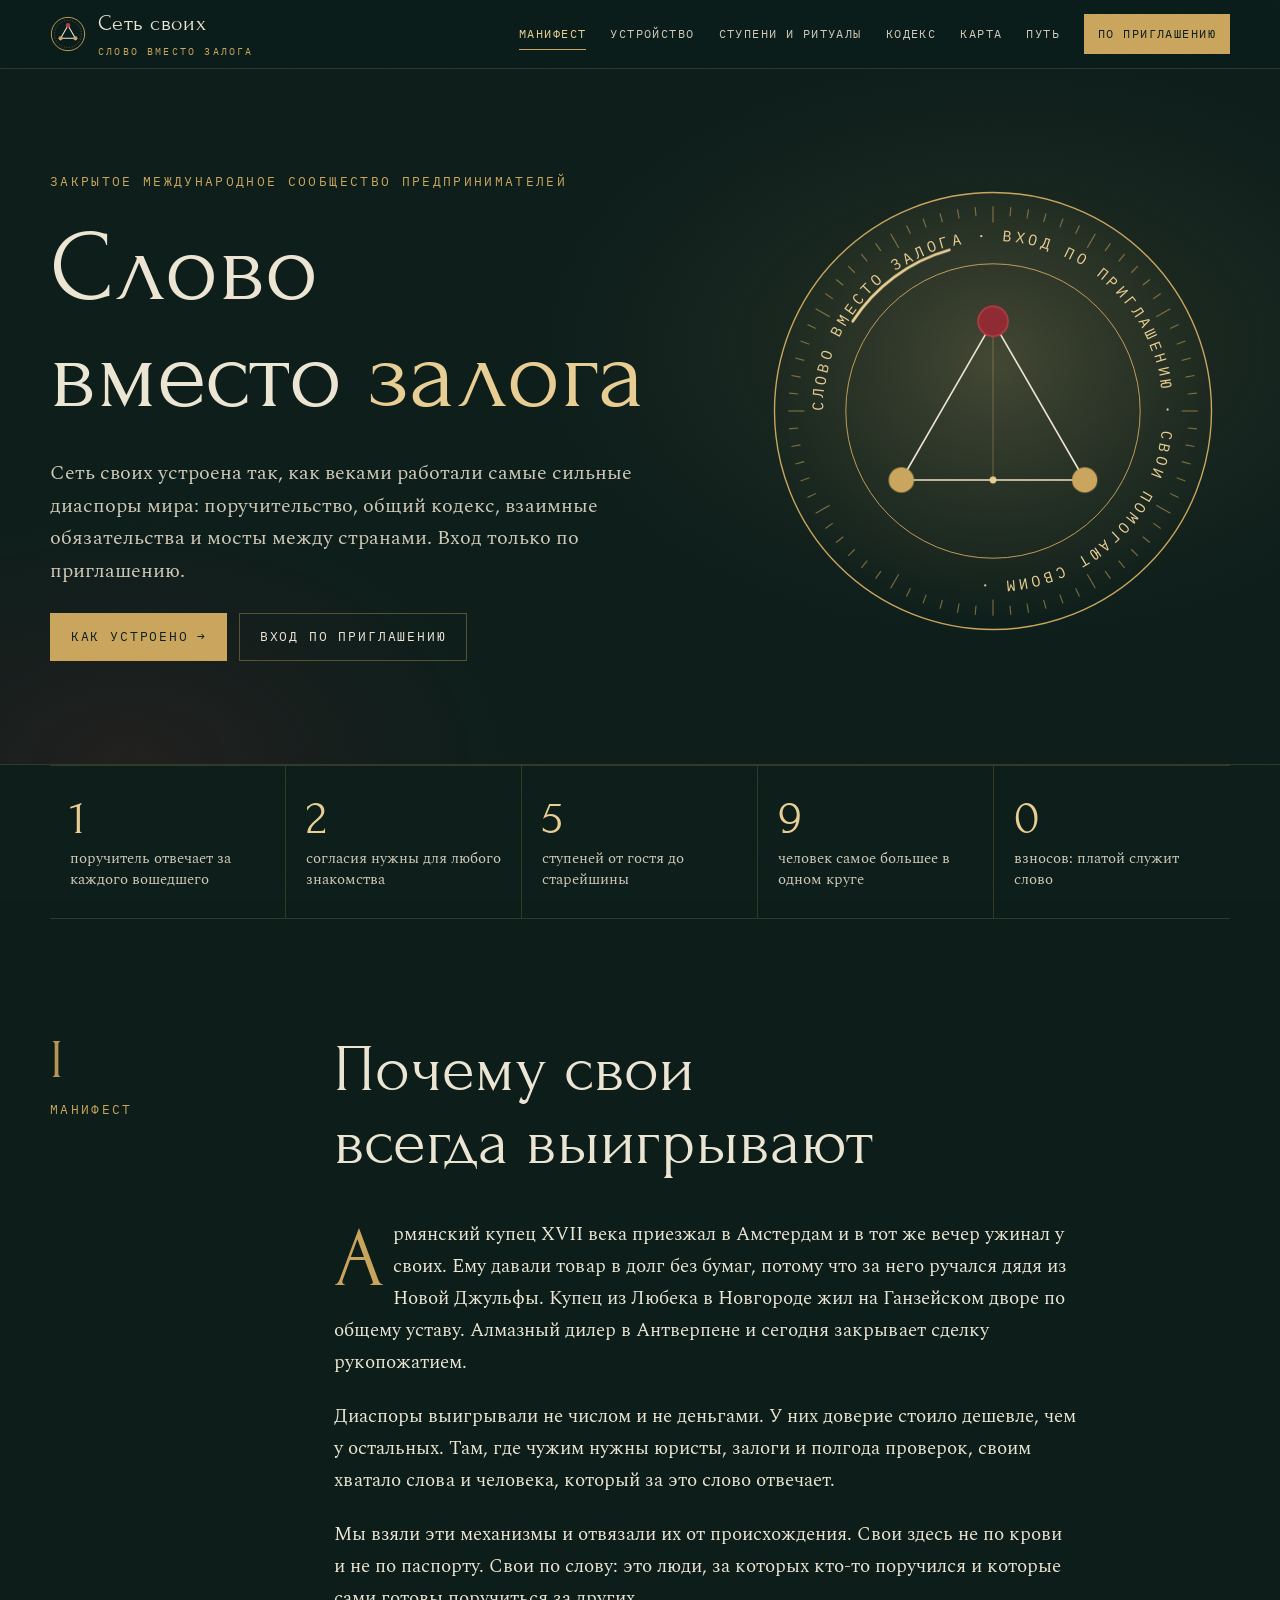
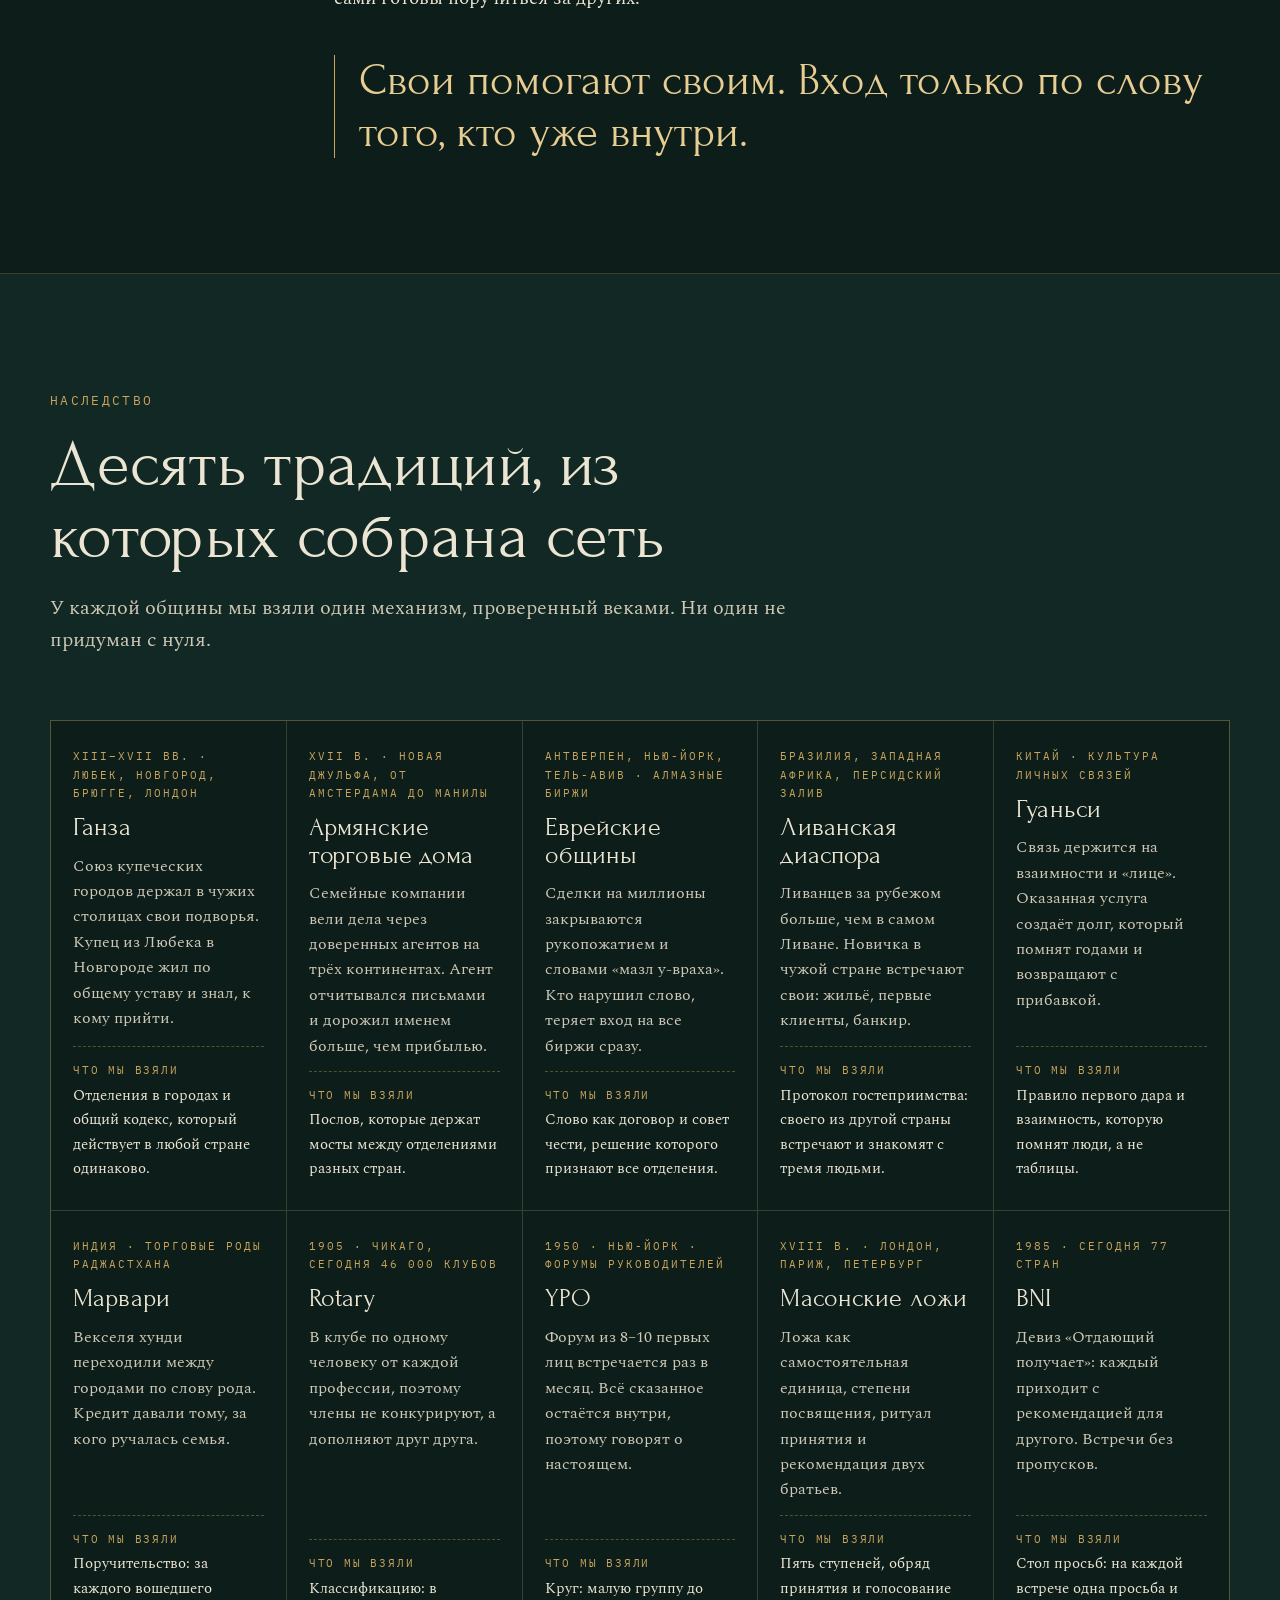
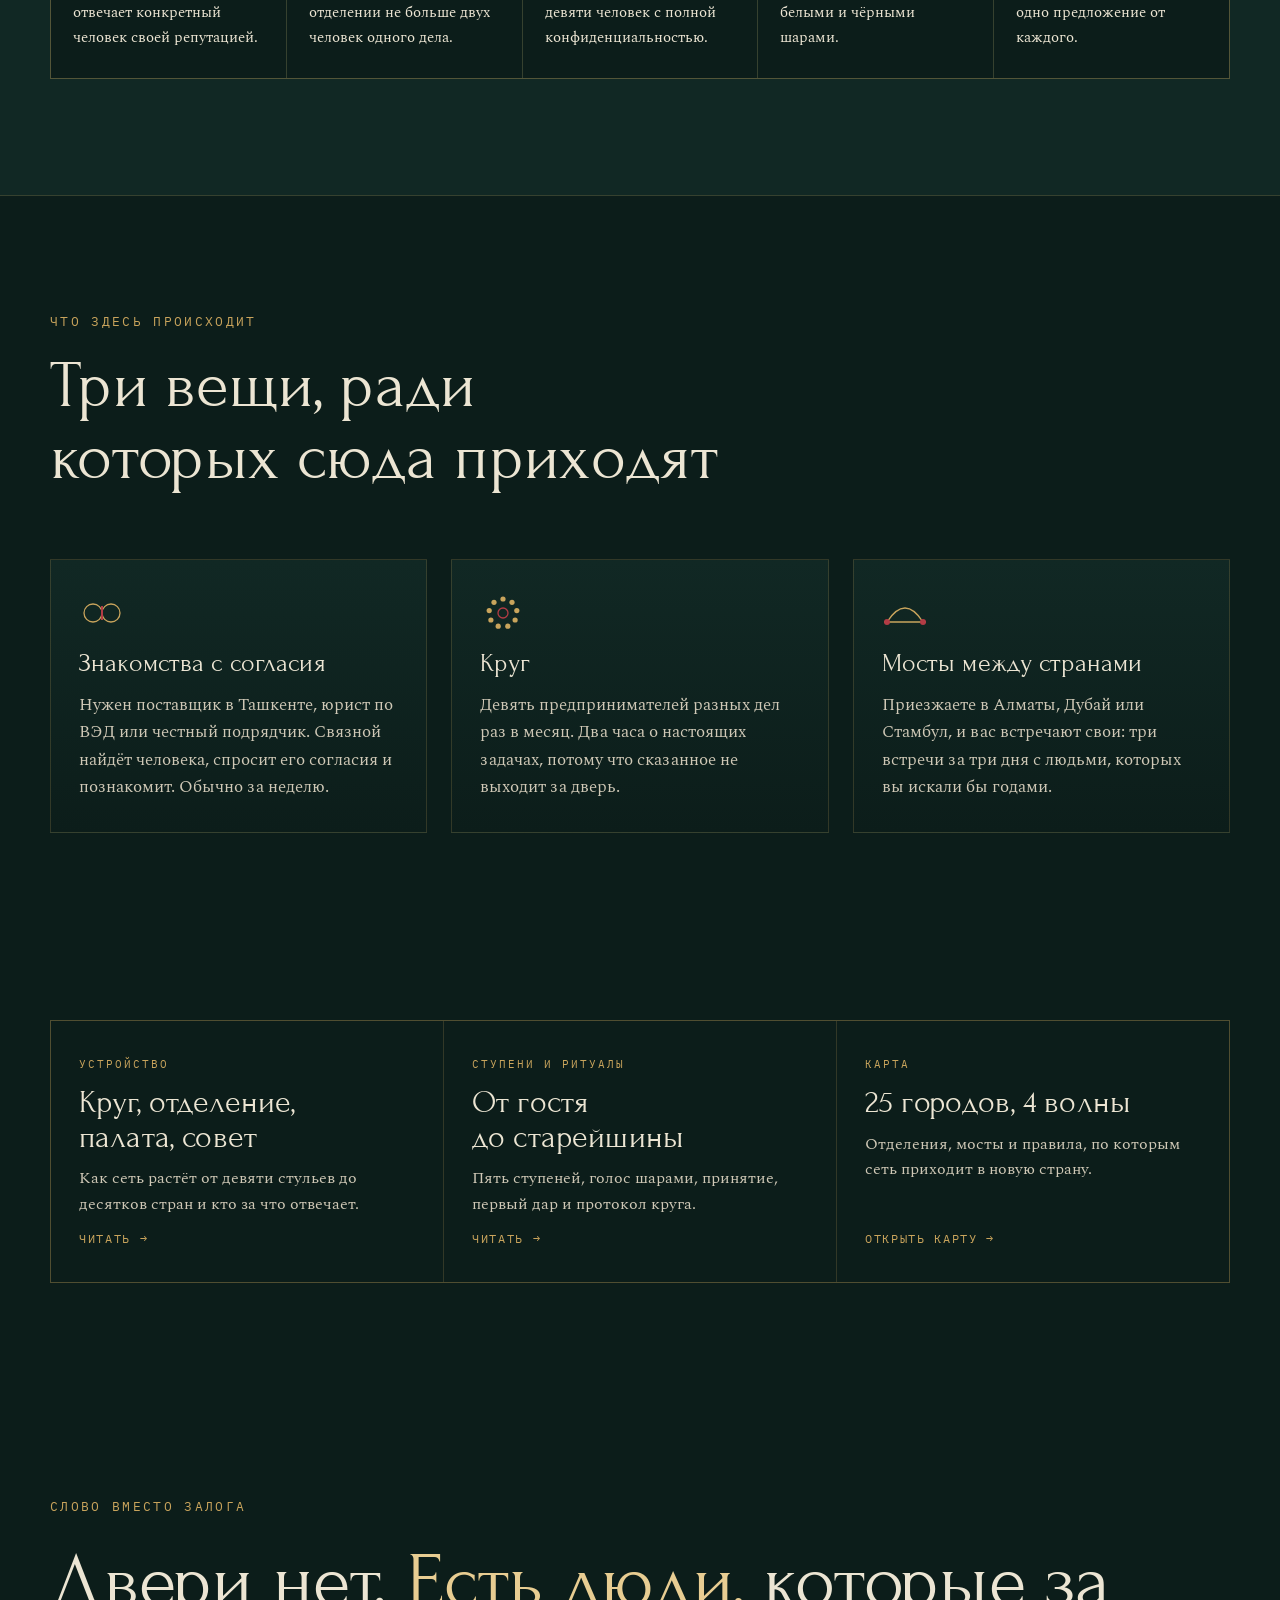
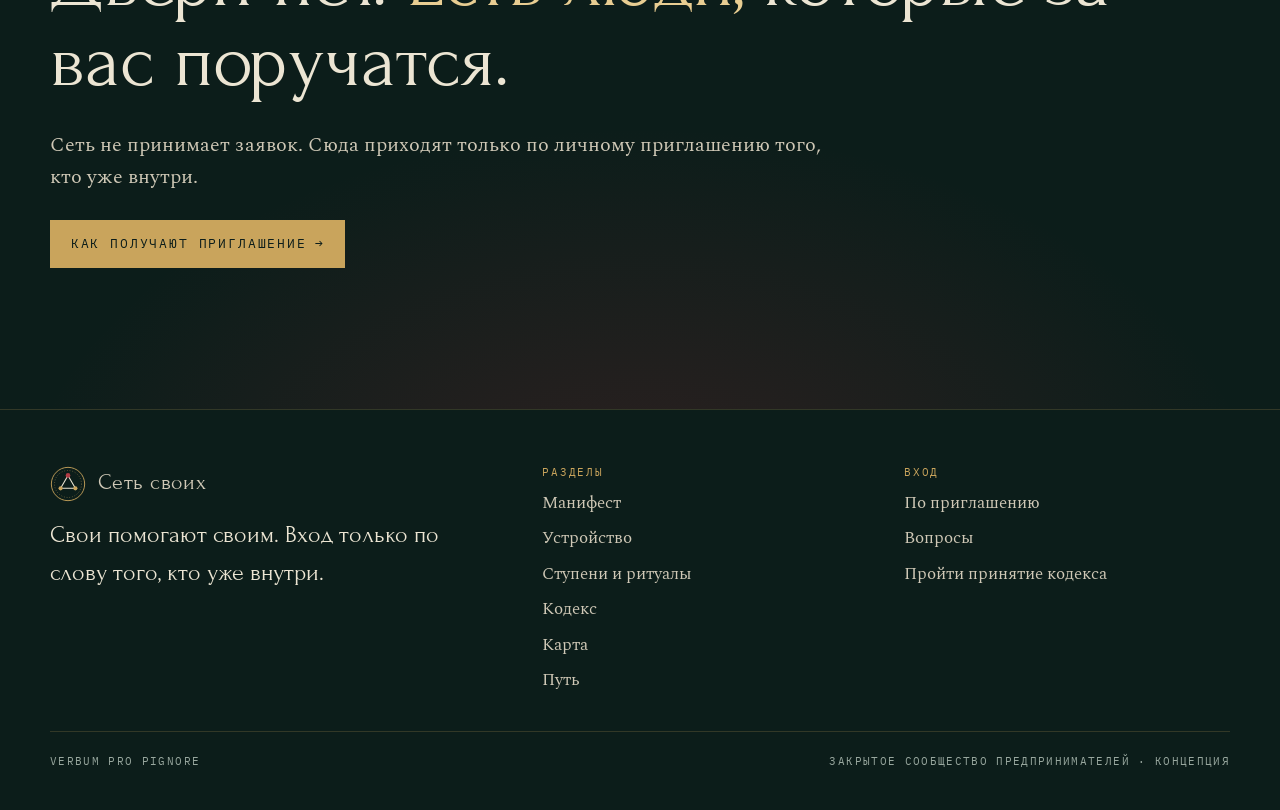
<file: index.html>
<!doctype html>
<html lang="ru">
<head>
<meta charset="utf-8">
<meta name="viewport" content="width=device-width, initial-scale=1, viewport-fit=cover">
<title>Сеть своих · Слово вместо залога</title>
<meta name="claude:viewport-fit-sides" content="cover">
<meta name="description" content="Закрытое международное сообщество предпринимателей по модели диаспор: поручительство, кодекс, ступени, отделения и мосты между странами. Вход только по приглашению.">
<meta name="robots" content="noindex, nofollow">
<meta name="theme-color" content="#0C1D1A">
<meta property="og:title" content="Сеть своих · Слово вместо залога">
<meta property="og:description" content="Закрытое международное сообщество предпринимателей по модели диаспор: поручительство, кодекс, ступени, отделения и мосты между странами. Вход только по приглашению.">
<link rel="icon" href="assets/favicon.svg" type="image/svg+xml">
<link rel="preconnect" href="https://fonts.googleapis.com">
<link rel="preconnect" href="https://fonts.gstatic.com" crossorigin>
<link rel="stylesheet" href="https://fonts.googleapis.com/css2?family=Forum&family=IBM+Plex+Mono:wght@400;500&family=Spectral:ital,wght@0,300;0,400;0,600;1,400&display=swap">
<link rel="stylesheet" href="assets/style.css">
</head>
<body>
<a class="skip" href="#main">К содержанию</a>
<header class="site-head gut"><div class="wrap">
  <a class="brand" href="index.html"><svg viewBox="0 0 40 40" aria-hidden="true"><circle cx="20" cy="20" r="18.5" fill="none" stroke="var(--brass)" stroke-width="1"/><circle cx="20" cy="20" r="15" fill="none" stroke="var(--brass)" stroke-width=".5" stroke-dasharray="1 2"/><path d="M20 10.5 11.8 24.8h16.4Z" fill="none" stroke="var(--paper)" stroke-width="1.2" stroke-linejoin="round"/><circle cx="20" cy="10.5" r="2.6" fill="var(--seal-hi)"/><circle cx="11.8" cy="24.8" r="2.3" fill="var(--brass)"/><circle cx="28.2" cy="24.8" r="2.3" fill="var(--brass)"/></svg><span>Сеть своих<small>Слово вместо залога</small></span></a>
  <button class="menu-btn" type="button" aria-expanded="false" aria-controls="nav">Меню</button>
  <nav class="nav" id="nav" aria-label="Разделы"><a href="index.html" aria-current="page">Манифест</a><a href="how.html">Устройство</a><a href="degrees.html">Ступени и ритуалы</a><a href="code.html">Кодекс</a><a href="world.html">Карта</a><a href="path.html">Путь</a><a class="btn btn-brass" href="invite.html">По приглашению</a></nav>
</div></header>
<main id="main">
<section class="hero gut"><div class="wrap">
  <div class="copy">
    <span class="eyebrow">Закрытое международное сообщество предпринимателей</span>
    <h1><span class="line"><span>Слово</span></span><span class="line"><span>вместо <em>залога</em></span></span></h1>
    <p class="lede">Сеть своих устроена так, как веками работали самые сильные диаспоры мира: поручительство, общий кодекс, взаимные обязательства и мосты между странами. Вход только по приглашению.</p>
    <div class="row"><a class="btn btn-brass" href="how.html">Как устроено <span class="arr">→</span></a><a class="btn" href="invite.html">Вход по приглашению</a></div>
  </div>
  <div class="hero-seal"><svg class="seal" viewBox="0 0 400 400" role="img" aria-label="Печать сети: три точки в круге и девиз «Слово вместо залога»">
<defs><path id="rt" d="M200,200 m-148,0 a148,148 0 1,1 296,0 a148,148 0 1,1 -296,0"/>
<radialGradient id="sg" cx="50%" cy="40%" r="60%"><stop offset="0" stop-color="var(--brass-hi)" stop-opacity=".16"/><stop offset="1" stop-color="var(--brass)" stop-opacity="0"/></radialGradient></defs>
<circle cx="200" cy="200" r="190" fill="url(#sg)"/>
<circle class="draw" cx="200" cy="200" r="190" fill="none" stroke="var(--brass)" stroke-width="1.2"/>
<g stroke="var(--brass)" stroke-width="1" opacity=".55"><line x1="378.0" y1="200.0" x2="364.0" y2="200.0"/><line x1="377.3" y1="215.5" x2="369.4" y2="214.8"/><line x1="375.3" y1="230.9" x2="367.4" y2="229.5"/><line x1="371.9" y1="246.1" x2="364.2" y2="244.0"/><line x1="367.3" y1="260.9" x2="359.7" y2="258.1"/><line x1="361.3" y1="275.2" x2="354.1" y2="271.8"/><line x1="354.2" y1="289.0" x2="342.0" y2="282.0"/><line x1="345.8" y1="302.1" x2="339.3" y2="297.5"/><line x1="336.4" y1="314.4" x2="330.2" y2="309.3"/><line x1="325.9" y1="325.9" x2="320.2" y2="320.2"/><line x1="314.4" y1="336.4" x2="309.3" y2="330.2"/><line x1="302.1" y1="345.8" x2="297.5" y2="339.3"/><line x1="289.0" y1="354.2" x2="282.0" y2="342.0"/><line x1="275.2" y1="361.3" x2="271.8" y2="354.1"/><line x1="260.9" y1="367.3" x2="258.1" y2="359.7"/><line x1="246.1" y1="371.9" x2="244.0" y2="364.2"/><line x1="230.9" y1="375.3" x2="229.5" y2="367.4"/><line x1="215.5" y1="377.3" x2="214.8" y2="369.4"/><line x1="200.0" y1="378.0" x2="200.0" y2="364.0"/><line x1="184.5" y1="377.3" x2="185.2" y2="369.4"/><line x1="169.1" y1="375.3" x2="170.5" y2="367.4"/><line x1="153.9" y1="371.9" x2="156.0" y2="364.2"/><line x1="139.1" y1="367.3" x2="141.9" y2="359.7"/><line x1="124.8" y1="361.3" x2="128.2" y2="354.1"/><line x1="111.0" y1="354.2" x2="118.0" y2="342.0"/><line x1="97.9" y1="345.8" x2="102.5" y2="339.3"/><line x1="85.6" y1="336.4" x2="90.7" y2="330.2"/><line x1="74.1" y1="325.9" x2="79.8" y2="320.2"/><line x1="63.6" y1="314.4" x2="69.8" y2="309.3"/><line x1="54.2" y1="302.1" x2="60.7" y2="297.5"/><line x1="45.8" y1="289.0" x2="58.0" y2="282.0"/><line x1="38.7" y1="275.2" x2="45.9" y2="271.8"/><line x1="32.7" y1="260.9" x2="40.3" y2="258.1"/><line x1="28.1" y1="246.1" x2="35.8" y2="244.0"/><line x1="24.7" y1="230.9" x2="32.6" y2="229.5"/><line x1="22.7" y1="215.5" x2="30.6" y2="214.8"/><line x1="22.0" y1="200.0" x2="36.0" y2="200.0"/><line x1="22.7" y1="184.5" x2="30.6" y2="185.2"/><line x1="24.7" y1="169.1" x2="32.6" y2="170.5"/><line x1="28.1" y1="153.9" x2="35.8" y2="156.0"/><line x1="32.7" y1="139.1" x2="40.3" y2="141.9"/><line x1="38.7" y1="124.8" x2="45.9" y2="128.2"/><line x1="45.8" y1="111.0" x2="58.0" y2="118.0"/><line x1="54.2" y1="97.9" x2="60.7" y2="102.5"/><line x1="63.6" y1="85.6" x2="69.8" y2="90.7"/><line x1="74.1" y1="74.1" x2="79.8" y2="79.8"/><line x1="85.6" y1="63.6" x2="90.7" y2="69.8"/><line x1="97.9" y1="54.2" x2="102.5" y2="60.7"/><line x1="111.0" y1="45.8" x2="118.0" y2="58.0"/><line x1="124.8" y1="38.7" x2="128.2" y2="45.9"/><line x1="139.1" y1="32.7" x2="141.9" y2="40.3"/><line x1="153.9" y1="28.1" x2="156.0" y2="35.8"/><line x1="169.1" y1="24.7" x2="170.5" y2="32.6"/><line x1="184.5" y1="22.7" x2="185.2" y2="30.6"/><line x1="200.0" y1="22.0" x2="200.0" y2="36.0"/><line x1="215.5" y1="22.7" x2="214.8" y2="30.6"/><line x1="230.9" y1="24.7" x2="229.5" y2="32.6"/><line x1="246.1" y1="28.1" x2="244.0" y2="35.8"/><line x1="260.9" y1="32.7" x2="258.1" y2="40.3"/><line x1="275.2" y1="38.7" x2="271.8" y2="45.9"/><line x1="289.0" y1="45.8" x2="282.0" y2="58.0"/><line x1="302.1" y1="54.2" x2="297.5" y2="60.7"/><line x1="314.4" y1="63.6" x2="309.3" y2="69.8"/><line x1="325.9" y1="74.1" x2="320.2" y2="79.8"/><line x1="336.4" y1="85.6" x2="330.2" y2="90.7"/><line x1="345.8" y1="97.9" x2="339.3" y2="102.5"/><line x1="354.2" y1="111.0" x2="342.0" y2="118.0"/><line x1="361.3" y1="124.8" x2="354.1" y2="128.2"/><line x1="367.3" y1="139.1" x2="359.7" y2="141.9"/><line x1="371.9" y1="153.9" x2="364.2" y2="156.0"/><line x1="375.3" y1="169.1" x2="367.4" y2="170.5"/><line x1="377.3" y1="184.5" x2="369.4" y2="185.2"/></g>
<circle class="draw d2" cx="200" cy="200" r="128" fill="none" stroke="var(--brass)" stroke-width=".8"/>
<g class="ring-text"><text font-family="var(--f-mono)" font-size="13.2" letter-spacing="3.1" fill="var(--brass-hi)"><textPath href="#rt">СЛОВО ВМЕСТО ЗАЛОГА · ВХОД ПО ПРИГЛАШЕНИЮ · СВОИ ПОМОГАЮТ СВОИМ · </textPath></text></g>
<path class="draw d3" d="M200.0 122.0 L120.3 260.0 L279.7 260.0 Z" fill="none" stroke="var(--paper)" stroke-width="1.4" stroke-linejoin="round"/>
<path class="draw d3" d="M200.0 122.0 L200 260.0 M120.3 260.0 L200 260.0 M279.7 260.0 L200 260.0" fill="none" stroke="var(--brass)" stroke-width=".6" opacity=".6"/>
<g style="transform-box:fill-box;transform-origin:center" class="node n1"><circle cx="200.0" cy="122.0" r="13" fill="var(--seal)"/><circle cx="200.0" cy="122.0" r="13" fill="none" stroke="var(--seal-hi)" stroke-width="1.5"/></g>
<g style="transform-box:fill-box;transform-origin:center" class="node n2"><circle cx="120.3" cy="260.0" r="11" fill="var(--brass)"/></g>
<g style="transform-box:fill-box;transform-origin:center" class="node n3"><circle cx="279.7" cy="260.0" r="11" fill="var(--brass)"/></g>
<circle cx="200" cy="260.0" r="3" fill="var(--brass-hi)"/>
<path class="glint" d="M78 122 A148 148 0 0 1 162 60" fill="none" stroke="var(--brass-hi)" stroke-width="2.4" stroke-linecap="round"/>
</svg></div>
</div></section>

<section class="gut"><div class="wrap"><div class="facts"><div class="fact"><b class="num">1</b><span>поручитель отвечает за каждого вошедшего</span></div><div class="fact"><b class="num">2</b><span>согласия нужны для любого знакомства</span></div><div class="fact"><b class="num">5</b><span>ступеней от гостя до старейшины</span></div><div class="fact"><b class="num">9</b><span>человек самое большее в одном круге</span></div><div class="fact"><b class="num">0</b><span>взносов: платой служит слово</span></div></div></div></section>

<section class="sec gut"><div class="wrap marg">
  <div class="side"><span class="roman">I</span><span class="eyebrow">Манифест</span></div>
  <div class="stack" style="gap:40px">
    <h2 class="rv">Почему свои всегда выигрывают</h2>
    <div class="prose drop rv">
      <p>Армянский купец XVII века приезжал в Амстердам и в тот же вечер ужинал у своих. Ему давали товар в долг без бумаг, потому что за него ручался дядя из Новой Джульфы. Купец из Любека в Новгороде жил на Ганзейском дворе по общему уставу. Алмазный дилер в Антверпене и сегодня закрывает сделку рукопожатием.</p>
      <p>Диаспоры выигрывали не числом и не деньгами. У них доверие стоило дешевле, чем у остальных. Там, где чужим нужны юристы, залоги и полгода проверок, своим хватало слова и человека, который за это слово отвечает.</p>
      <p>Мы взяли эти механизмы и отвязали их от происхождения. Свои здесь не по крови и не по паспорту. Свои по слову: это люди, за которых кто-то поручился и которые сами готовы поручиться за других.</p>
    </div>
    <p class="pull rv">Свои помогают своим. Вход только по слову того, кто уже внутри.</p>
  </div>
</div></section>

<section class="sec gut band"><div class="wrap">
  <div class="head-block rv"><span class="eyebrow">Наследство</span><h2>Десять традиций, из которых собрана сеть</h2>
  <p class="lede">У каждой общины мы взяли один механизм, проверенный веками. Ни один не придуман с нуля.</p></div>
  <div class="heritage"><article class="her rv"><div class="meta"><span class="eyebrow">XIII–XVII вв. · Любек, Новгород, Брюгге, Лондон</span></div><h3>Ганза</h3><p>Союз купеческих городов держал в чужих столицах свои подворья. Купец из Любека в Новгороде жил по общему уставу и знал, к кому прийти.</p>
<div class="took"><b>Что мы взяли</b>Отделения в городах и общий кодекс, который действует в любой стране одинаково.</div></article><article class="her rv"><div class="meta"><span class="eyebrow">XVII в. · Новая Джульфа, от Амстердама до Манилы</span></div><h3>Армянские торговые дома</h3><p>Семейные компании вели дела через доверенных агентов на трёх континентах. Агент отчитывался письмами и дорожил именем больше, чем прибылью.</p>
<div class="took"><b>Что мы взяли</b>Послов, которые держат мосты между отделениями разных стран.</div></article><article class="her rv"><div class="meta"><span class="eyebrow">Антверпен, Нью-Йорк, Тель-Авив · алмазные биржи</span></div><h3>Еврейские общины</h3><p>Сделки на миллионы закрываются рукопожатием и словами «мазл у-враха». Кто нарушил слово, теряет вход на все биржи сразу.</p>
<div class="took"><b>Что мы взяли</b>Слово как договор и совет чести, решение которого признают все отделения.</div></article><article class="her rv"><div class="meta"><span class="eyebrow">Бразилия, Западная Африка, Персидский залив</span></div><h3>Ливанская диаспора</h3><p>Ливанцев за рубежом больше, чем в самом Ливане. Новичка в чужой стране встречают свои: жильё, первые клиенты, банкир.</p>
<div class="took"><b>Что мы взяли</b>Протокол гостеприимства: своего из другой страны встречают и знакомят с тремя людьми.</div></article><article class="her rv"><div class="meta"><span class="eyebrow">Китай · культура личных связей</span></div><h3>Гуаньси</h3><p>Связь держится на взаимности и «лице». Оказанная услуга создаёт долг, который помнят годами и возвращают с прибавкой.</p>
<div class="took"><b>Что мы взяли</b>Правило первого дара и взаимность, которую помнят люди, а не таблицы.</div></article><article class="her rv"><div class="meta"><span class="eyebrow">Индия · торговые роды Раджастхана</span></div><h3>Марвари</h3><p>Векселя хунди переходили между городами по слову рода. Кредит давали тому, за кого ручалась семья.</p>
<div class="took"><b>Что мы взяли</b>Поручительство: за каждого вошедшего отвечает конкретный человек своей репутацией.</div></article><article class="her rv"><div class="meta"><span class="eyebrow">1905 · Чикаго, сегодня 46 000 клубов</span></div><h3>Rotary</h3><p>В клубе по одному человеку от каждой профессии, поэтому члены не конкурируют, а дополняют друг друга.</p>
<div class="took"><b>Что мы взяли</b>Классификацию: в отделении не больше двух человек одного дела.</div></article><article class="her rv"><div class="meta"><span class="eyebrow">1950 · Нью-Йорк · форумы руководителей</span></div><h3>YPO</h3><p>Форум из 8–10 первых лиц встречается раз в месяц. Всё сказанное остаётся внутри, поэтому говорят о настоящем.</p>
<div class="took"><b>Что мы взяли</b>Круг: малую группу до девяти человек с полной конфиденциальностью.</div></article><article class="her rv"><div class="meta"><span class="eyebrow">XVIII в. · Лондон, Париж, Петербург</span></div><h3>Масонские ложи</h3><p>Ложа как самостоятельная единица, степени посвящения, ритуал принятия и рекомендация двух братьев.</p>
<div class="took"><b>Что мы взяли</b>Пять ступеней, обряд принятия и голосование белыми и чёрными шарами.</div></article><article class="her rv"><div class="meta"><span class="eyebrow">1985 · сегодня 77 стран</span></div><h3>BNI</h3><p>Девиз «Отдающий получает»: каждый приходит с рекомендацией для другого. Встречи без пропусков.</p>
<div class="took"><b>Что мы взяли</b>Стол просьб: на каждой встрече одна просьба и одно предложение от каждого.</div></article></div>
</div></section>

<section class="sec gut"><div class="wrap">
  <div class="head-block rv"><span class="eyebrow">Что здесь происходит</span><h2>Три вещи, ради которых сюда приходят</h2></div>
  <div class="cards">
    <article class="card rv"><svg class="glyph" viewBox="0 0 46 46" aria-hidden="true" stroke-width="1.3"><circle cx="14" cy="23" r="9" fill="none" stroke="currentColor"/><circle cx="32" cy="23" r="9" fill="none" stroke="currentColor"/><path d="M23 16v14" stroke="var(--seal-hi)" stroke-width="2"/></svg><h3>Знакомства с согласия</h3><p>Нужен поставщик в Ташкенте, юрист по ВЭД или честный подрядчик. Связной найдёт человека, спросит его согласия и познакомит. Обычно за неделю.</p></article>
    <article class="card rv"><svg class="glyph" viewBox="0 0 46 46" aria-hidden="true" stroke-width="1.3"><circle cx="23.0" cy="9.0" r="2.6" fill="currentColor"/><circle cx="32.0" cy="12.3" r="2.6" fill="currentColor"/><circle cx="36.8" cy="20.6" r="2.6" fill="currentColor"/><circle cx="35.1" cy="30.0" r="2.6" fill="currentColor"/><circle cx="27.8" cy="36.2" r="2.6" fill="currentColor"/><circle cx="18.2" cy="36.2" r="2.6" fill="currentColor"/><circle cx="10.9" cy="30.0" r="2.6" fill="currentColor"/><circle cx="9.2" cy="20.6" r="2.6" fill="currentColor"/><circle cx="14.0" cy="12.3" r="2.6" fill="currentColor"/><circle cx="23" cy="23" r="5" fill="none" stroke="var(--seal-hi)"/></svg><h3>Круг</h3><p>Девять предпринимателей разных дел раз в месяц. Два часа о настоящих задачах, потому что сказанное не выходит за дверь.</p></article>
    <article class="card rv"><svg class="glyph" viewBox="0 0 46 46" aria-hidden="true" stroke-width="1.3"><path d="M2 32h42" stroke="currentColor"/><path d="M5 32Q23 4 41 32" fill="none" stroke="currentColor"/><circle cx="5" cy="32" r="3" fill="var(--seal-hi)"/><circle cx="41" cy="32" r="3" fill="var(--seal-hi)"/></svg><h3>Мосты между странами</h3><p>Приезжаете в Алматы, Дубай или Стамбул, и вас встречают свои: три встречи за три дня с людьми, которых вы искали бы годами.</p></article>
  </div>
</div></section>

<section class="sec-tight gut"><div class="wrap">
  <div class="doors">
    <a class="door rv" href="how.html"><span class="eyebrow">Устройство</span><h3>Круг, отделение, палата, совет</h3><p>Как сеть растёт от девяти стульев до десятков стран и кто за что отвечает.</p><span class="go">Читать →</span></a>
    <a class="door rv" href="degrees.html"><span class="eyebrow">Ступени и ритуалы</span><h3>От гостя до старейшины</h3><p>Пять ступеней, голос шарами, принятие, первый дар и протокол круга.</p><span class="go">Читать →</span></a>
    <a class="door rv" href="world.html"><span class="eyebrow">Карта</span><h3>25 городов, 4 волны</h3><p>Отделения, мосты и правила, по которым сеть приходит в новую страну.</p><span class="go">Открыть карту →</span></a>
  </div>
</div></section>

<section class="motto gut"><div class="wrap rv">
  <span class="eyebrow">Слово вместо залога</span>
  <blockquote>Двери нет. <span>Есть люди,</span> которые за вас поручатся.</blockquote>
  <p class="lede">Сеть не принимает заявок. Сюда приходят только по личному приглашению того, кто уже внутри.</p>
  <a class="btn btn-brass" href="invite.html">Как получают приглашение <span class="arr">→</span></a>
</div></section>
</main>
<footer class="site-foot gut"><div class="wrap">
  <div><a class="brand" href="index.html"><svg viewBox="0 0 40 40" aria-hidden="true"><circle cx="20" cy="20" r="18.5" fill="none" stroke="var(--brass)" stroke-width="1"/><circle cx="20" cy="20" r="15" fill="none" stroke="var(--brass)" stroke-width=".5" stroke-dasharray="1 2"/><path d="M20 10.5 11.8 24.8h16.4Z" fill="none" stroke="var(--paper)" stroke-width="1.2" stroke-linejoin="round"/><circle cx="20" cy="10.5" r="2.6" fill="var(--seal-hi)"/><circle cx="11.8" cy="24.8" r="2.3" fill="var(--brass)"/><circle cx="28.2" cy="24.8" r="2.3" fill="var(--brass)"/></svg><span>Сеть своих</span></a>
    <p class="motto-line">Свои помогают своим. Вход только по слову того, кто уже внутри.</p></div>
  <div><h4>Разделы</h4><ul><li><a href="index.html">Манифест</a></li><li><a href="how.html">Устройство</a></li><li><a href="degrees.html">Ступени и ритуалы</a></li><li><a href="code.html">Кодекс</a></li><li><a href="world.html">Карта</a></li><li><a href="path.html">Путь</a></li></ul></div>
  <div><h4>Вход</h4><ul><li><a href="invite.html">По приглашению</a></li><li><a href="invite.html#faq">Вопросы</a></li><li><a href="code.html#oath">Пройти принятие кодекса</a></li></ul></div>
  <div class="base"><span>Verbum pro pignore</span><span>Закрытое сообщество предпринимателей · концепция</span></div>
</div></footer>
<script src="assets/site.js"></script>
</body>
</html>
</file>
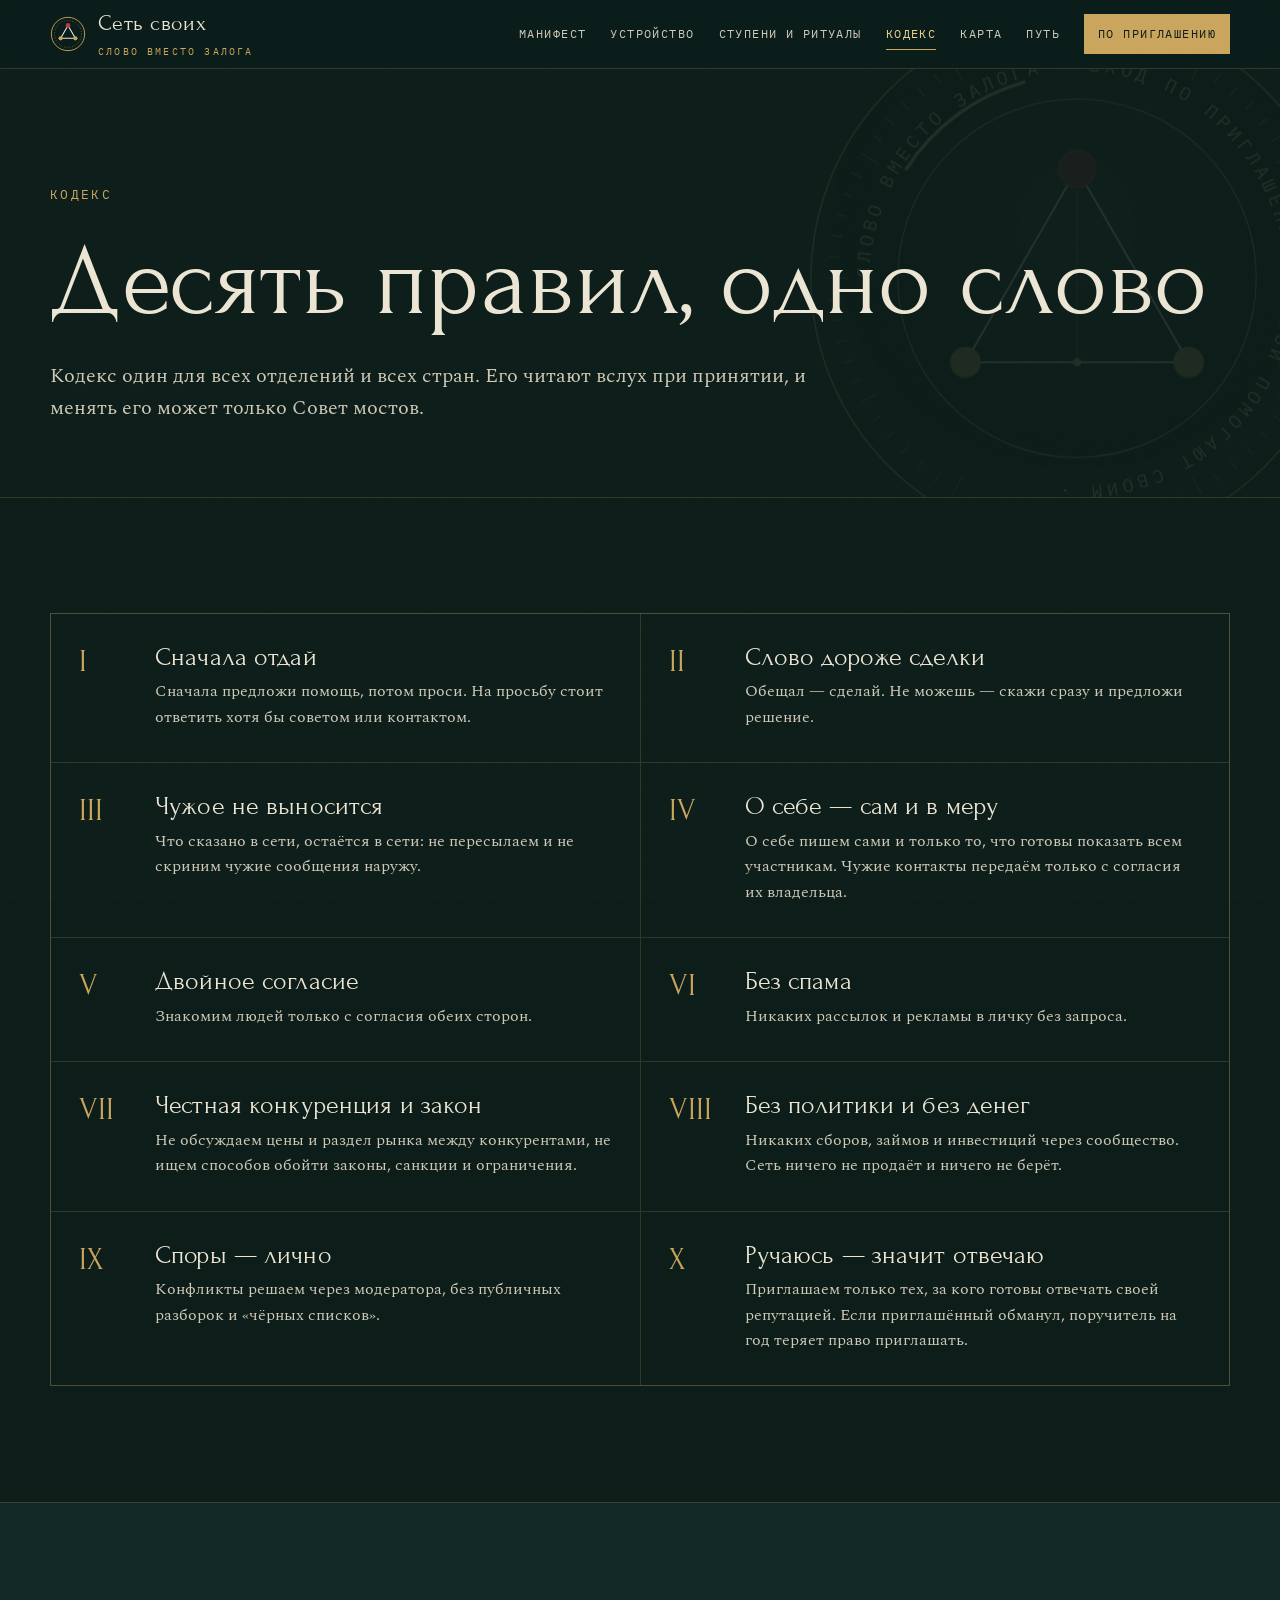
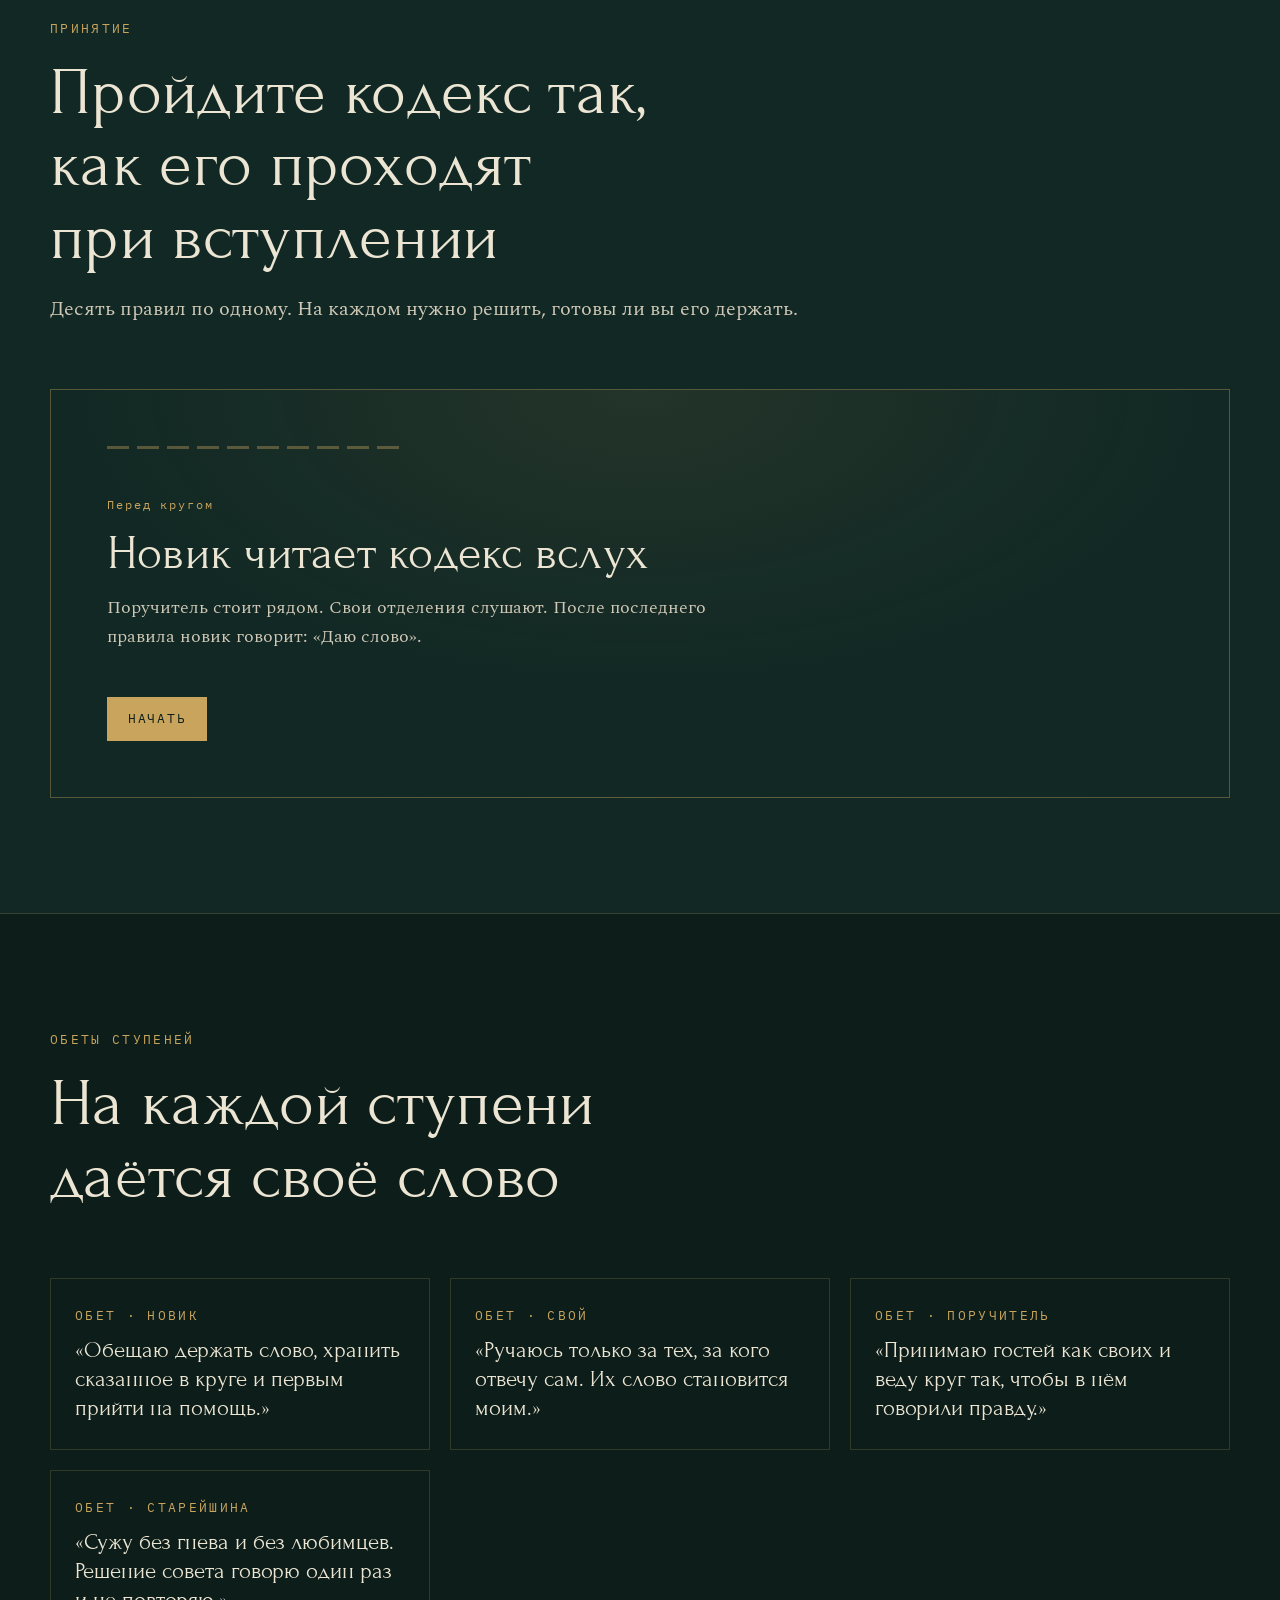
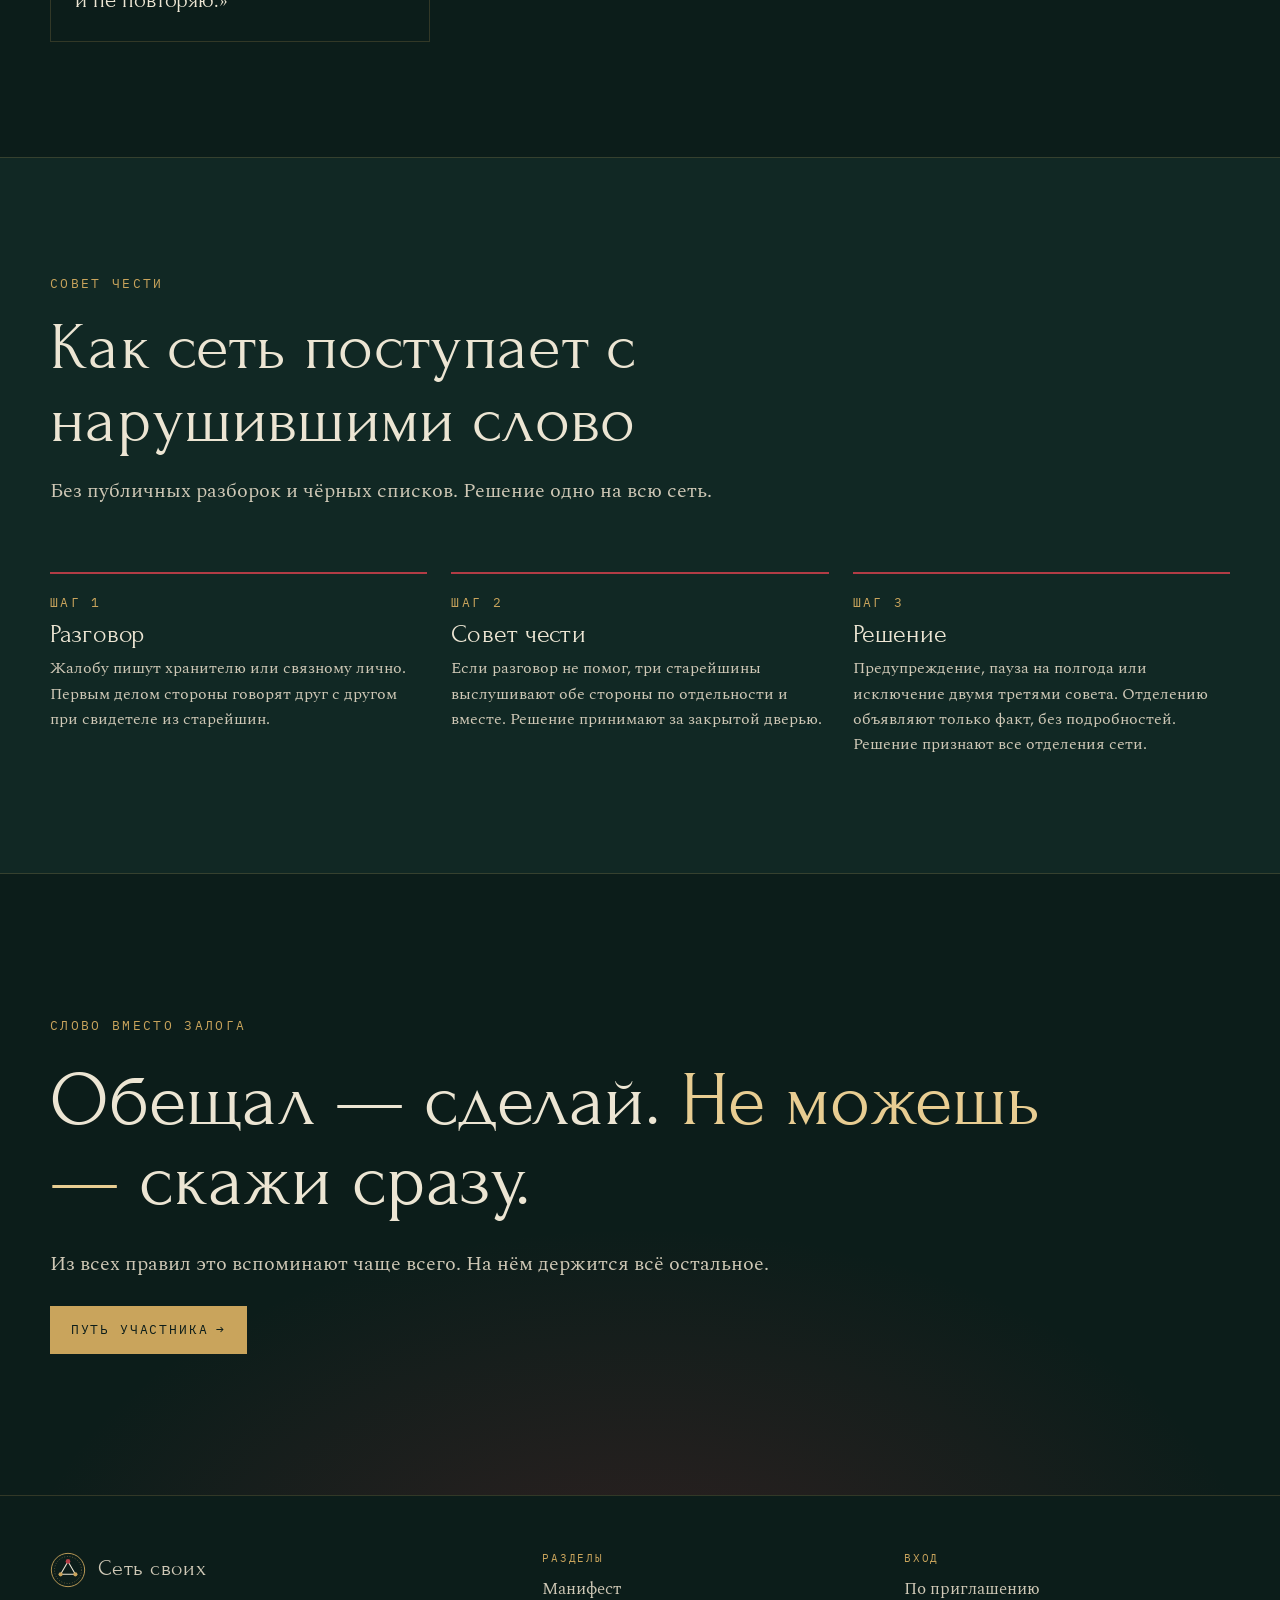
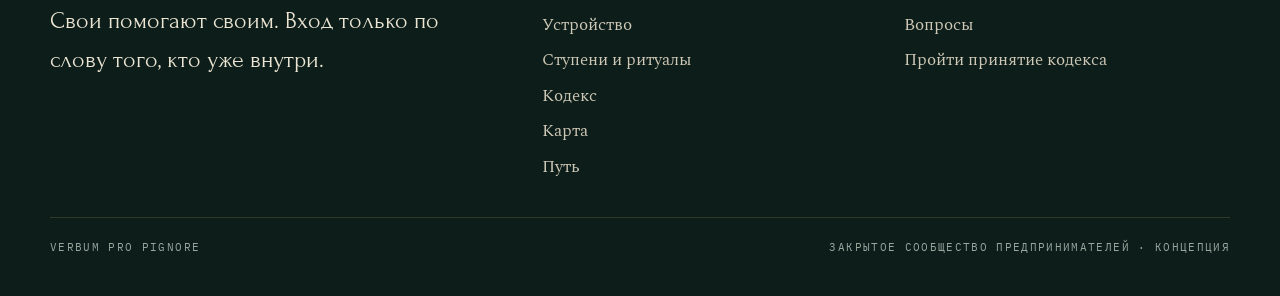
<file: code.html>
<!doctype html>
<html lang="ru">
<head>
<meta charset="utf-8">
<meta name="viewport" content="width=device-width, initial-scale=1, viewport-fit=cover">
<title>Кодекс · Сеть своих</title>
<meta name="claude:viewport-fit-sides" content="cover">
<meta name="description" content="Кодекс Сети своих: десять правил, обеты ступеней, совет чести и интерактивное принятие кодекса.">
<meta name="robots" content="noindex, nofollow">
<meta name="theme-color" content="#0C1D1A">
<meta property="og:title" content="Кодекс · Сеть своих">
<meta property="og:description" content="Кодекс Сети своих: десять правил, обеты ступеней, совет чести и интерактивное принятие кодекса.">
<link rel="icon" href="assets/favicon.svg" type="image/svg+xml">
<link rel="preconnect" href="https://fonts.googleapis.com">
<link rel="preconnect" href="https://fonts.gstatic.com" crossorigin>
<link rel="stylesheet" href="https://fonts.googleapis.com/css2?family=Forum&family=IBM+Plex+Mono:wght@400;500&family=Spectral:ital,wght@0,300;0,400;0,600;1,400&display=swap">
<link rel="stylesheet" href="assets/style.css">
</head>
<body>
<a class="skip" href="#main">К содержанию</a>
<header class="site-head gut"><div class="wrap">
  <a class="brand" href="index.html"><svg viewBox="0 0 40 40" aria-hidden="true"><circle cx="20" cy="20" r="18.5" fill="none" stroke="var(--brass)" stroke-width="1"/><circle cx="20" cy="20" r="15" fill="none" stroke="var(--brass)" stroke-width=".5" stroke-dasharray="1 2"/><path d="M20 10.5 11.8 24.8h16.4Z" fill="none" stroke="var(--paper)" stroke-width="1.2" stroke-linejoin="round"/><circle cx="20" cy="10.5" r="2.6" fill="var(--seal-hi)"/><circle cx="11.8" cy="24.8" r="2.3" fill="var(--brass)"/><circle cx="28.2" cy="24.8" r="2.3" fill="var(--brass)"/></svg><span>Сеть своих<small>Слово вместо залога</small></span></a>
  <button class="menu-btn" type="button" aria-expanded="false" aria-controls="nav">Меню</button>
  <nav class="nav" id="nav" aria-label="Разделы"><a href="index.html">Манифест</a><a href="how.html">Устройство</a><a href="degrees.html">Ступени и ритуалы</a><a href="code.html" aria-current="page">Кодекс</a><a href="world.html">Карта</a><a href="path.html">Путь</a><a class="btn btn-brass" href="invite.html">По приглашению</a></nav>
</div></header>
<main id="main">
<section class="page-head gut"><div class="bg-seal" aria-hidden="true"><svg class="seal" viewBox="0 0 400 400" role="img" aria-label="Печать сети: три точки в круге и девиз «Слово вместо залога»">
<defs><path id="rt" d="M200,200 m-148,0 a148,148 0 1,1 296,0 a148,148 0 1,1 -296,0"/>
<radialGradient id="sg" cx="50%" cy="40%" r="60%"><stop offset="0" stop-color="var(--brass-hi)" stop-opacity=".16"/><stop offset="1" stop-color="var(--brass)" stop-opacity="0"/></radialGradient></defs>
<circle cx="200" cy="200" r="190" fill="url(#sg)"/>
<circle class="draw" cx="200" cy="200" r="190" fill="none" stroke="var(--brass)" stroke-width="1.2"/>
<g stroke="var(--brass)" stroke-width="1" opacity=".55"><line x1="378.0" y1="200.0" x2="364.0" y2="200.0"/><line x1="377.3" y1="215.5" x2="369.4" y2="214.8"/><line x1="375.3" y1="230.9" x2="367.4" y2="229.5"/><line x1="371.9" y1="246.1" x2="364.2" y2="244.0"/><line x1="367.3" y1="260.9" x2="359.7" y2="258.1"/><line x1="361.3" y1="275.2" x2="354.1" y2="271.8"/><line x1="354.2" y1="289.0" x2="342.0" y2="282.0"/><line x1="345.8" y1="302.1" x2="339.3" y2="297.5"/><line x1="336.4" y1="314.4" x2="330.2" y2="309.3"/><line x1="325.9" y1="325.9" x2="320.2" y2="320.2"/><line x1="314.4" y1="336.4" x2="309.3" y2="330.2"/><line x1="302.1" y1="345.8" x2="297.5" y2="339.3"/><line x1="289.0" y1="354.2" x2="282.0" y2="342.0"/><line x1="275.2" y1="361.3" x2="271.8" y2="354.1"/><line x1="260.9" y1="367.3" x2="258.1" y2="359.7"/><line x1="246.1" y1="371.9" x2="244.0" y2="364.2"/><line x1="230.9" y1="375.3" x2="229.5" y2="367.4"/><line x1="215.5" y1="377.3" x2="214.8" y2="369.4"/><line x1="200.0" y1="378.0" x2="200.0" y2="364.0"/><line x1="184.5" y1="377.3" x2="185.2" y2="369.4"/><line x1="169.1" y1="375.3" x2="170.5" y2="367.4"/><line x1="153.9" y1="371.9" x2="156.0" y2="364.2"/><line x1="139.1" y1="367.3" x2="141.9" y2="359.7"/><line x1="124.8" y1="361.3" x2="128.2" y2="354.1"/><line x1="111.0" y1="354.2" x2="118.0" y2="342.0"/><line x1="97.9" y1="345.8" x2="102.5" y2="339.3"/><line x1="85.6" y1="336.4" x2="90.7" y2="330.2"/><line x1="74.1" y1="325.9" x2="79.8" y2="320.2"/><line x1="63.6" y1="314.4" x2="69.8" y2="309.3"/><line x1="54.2" y1="302.1" x2="60.7" y2="297.5"/><line x1="45.8" y1="289.0" x2="58.0" y2="282.0"/><line x1="38.7" y1="275.2" x2="45.9" y2="271.8"/><line x1="32.7" y1="260.9" x2="40.3" y2="258.1"/><line x1="28.1" y1="246.1" x2="35.8" y2="244.0"/><line x1="24.7" y1="230.9" x2="32.6" y2="229.5"/><line x1="22.7" y1="215.5" x2="30.6" y2="214.8"/><line x1="22.0" y1="200.0" x2="36.0" y2="200.0"/><line x1="22.7" y1="184.5" x2="30.6" y2="185.2"/><line x1="24.7" y1="169.1" x2="32.6" y2="170.5"/><line x1="28.1" y1="153.9" x2="35.8" y2="156.0"/><line x1="32.7" y1="139.1" x2="40.3" y2="141.9"/><line x1="38.7" y1="124.8" x2="45.9" y2="128.2"/><line x1="45.8" y1="111.0" x2="58.0" y2="118.0"/><line x1="54.2" y1="97.9" x2="60.7" y2="102.5"/><line x1="63.6" y1="85.6" x2="69.8" y2="90.7"/><line x1="74.1" y1="74.1" x2="79.8" y2="79.8"/><line x1="85.6" y1="63.6" x2="90.7" y2="69.8"/><line x1="97.9" y1="54.2" x2="102.5" y2="60.7"/><line x1="111.0" y1="45.8" x2="118.0" y2="58.0"/><line x1="124.8" y1="38.7" x2="128.2" y2="45.9"/><line x1="139.1" y1="32.7" x2="141.9" y2="40.3"/><line x1="153.9" y1="28.1" x2="156.0" y2="35.8"/><line x1="169.1" y1="24.7" x2="170.5" y2="32.6"/><line x1="184.5" y1="22.7" x2="185.2" y2="30.6"/><line x1="200.0" y1="22.0" x2="200.0" y2="36.0"/><line x1="215.5" y1="22.7" x2="214.8" y2="30.6"/><line x1="230.9" y1="24.7" x2="229.5" y2="32.6"/><line x1="246.1" y1="28.1" x2="244.0" y2="35.8"/><line x1="260.9" y1="32.7" x2="258.1" y2="40.3"/><line x1="275.2" y1="38.7" x2="271.8" y2="45.9"/><line x1="289.0" y1="45.8" x2="282.0" y2="58.0"/><line x1="302.1" y1="54.2" x2="297.5" y2="60.7"/><line x1="314.4" y1="63.6" x2="309.3" y2="69.8"/><line x1="325.9" y1="74.1" x2="320.2" y2="79.8"/><line x1="336.4" y1="85.6" x2="330.2" y2="90.7"/><line x1="345.8" y1="97.9" x2="339.3" y2="102.5"/><line x1="354.2" y1="111.0" x2="342.0" y2="118.0"/><line x1="361.3" y1="124.8" x2="354.1" y2="128.2"/><line x1="367.3" y1="139.1" x2="359.7" y2="141.9"/><line x1="371.9" y1="153.9" x2="364.2" y2="156.0"/><line x1="375.3" y1="169.1" x2="367.4" y2="170.5"/><line x1="377.3" y1="184.5" x2="369.4" y2="185.2"/></g>
<circle class="draw d2" cx="200" cy="200" r="128" fill="none" stroke="var(--brass)" stroke-width=".8"/>
<g class="ring-text"><text font-family="var(--f-mono)" font-size="13.2" letter-spacing="3.1" fill="var(--brass-hi)"><textPath href="#rt">СЛОВО ВМЕСТО ЗАЛОГА · ВХОД ПО ПРИГЛАШЕНИЮ · СВОИ ПОМОГАЮТ СВОИМ · </textPath></text></g>
<path class="draw d3" d="M200.0 122.0 L120.3 260.0 L279.7 260.0 Z" fill="none" stroke="var(--paper)" stroke-width="1.4" stroke-linejoin="round"/>
<path class="draw d3" d="M200.0 122.0 L200 260.0 M120.3 260.0 L200 260.0 M279.7 260.0 L200 260.0" fill="none" stroke="var(--brass)" stroke-width=".6" opacity=".6"/>
<g style="transform-box:fill-box;transform-origin:center" class="node n1"><circle cx="200.0" cy="122.0" r="13" fill="var(--seal)"/><circle cx="200.0" cy="122.0" r="13" fill="none" stroke="var(--seal-hi)" stroke-width="1.5"/></g>
<g style="transform-box:fill-box;transform-origin:center" class="node n2"><circle cx="120.3" cy="260.0" r="11" fill="var(--brass)"/></g>
<g style="transform-box:fill-box;transform-origin:center" class="node n3"><circle cx="279.7" cy="260.0" r="11" fill="var(--brass)"/></g>
<circle cx="200" cy="260.0" r="3" fill="var(--brass-hi)"/>
<path class="glint" d="M78 122 A148 148 0 0 1 162 60" fill="none" stroke="var(--brass-hi)" stroke-width="2.4" stroke-linecap="round"/>
</svg></div><div class="wrap">
  <span class="eyebrow">Кодекс</span><h1>Десять правил, одно слово</h1><p class="lede">Кодекс один для всех отделений и всех стран. Его читают вслух при принятии, и менять его может только Совет мостов.</p>
</div></section>

<section class="sec gut"><div class="wrap"><ol class="code-list"><li class="rv"><div><h3>Сначала отдай</h3><p>Сначала предложи помощь, потом проси. На просьбу стоит ответить хотя бы советом или контактом.</p></div></li><li class="rv"><div><h3>Слово дороже сделки</h3><p>Обещал — сделай. Не можешь — скажи сразу и предложи решение.</p></div></li><li class="rv"><div><h3>Чужое не выносится</h3><p>Что сказано в сети, остаётся в сети: не пересылаем и не скриним чужие сообщения наружу.</p></div></li><li class="rv"><div><h3>О себе — сам и в меру</h3><p>О себе пишем сами и только то, что готовы показать всем участникам. Чужие контакты передаём только с согласия их владельца.</p></div></li><li class="rv"><div><h3>Двойное согласие</h3><p>Знакомим людей только с согласия обеих сторон.</p></div></li><li class="rv"><div><h3>Без спама</h3><p>Никаких рассылок и рекламы в личку без запроса.</p></div></li><li class="rv"><div><h3>Честная конкуренция и закон</h3><p>Не обсуждаем цены и раздел рынка между конкурентами, не ищем способов обойти законы, санкции и ограничения.</p></div></li><li class="rv"><div><h3>Без политики и без денег</h3><p>Никаких сборов, займов и инвестиций через сообщество. Сеть ничего не продаёт и ничего не берёт.</p></div></li><li class="rv"><div><h3>Споры — лично</h3><p>Конфликты решаем через модератора, без публичных разборок и «чёрных списков».</p></div></li><li class="rv"><div><h3>Ручаюсь — значит отвечаю</h3><p>Приглашаем только тех, за кого готовы отвечать своей репутацией. Если приглашённый обманул, поручитель на год теряет право приглашать.</p></div></li></ol></div></section>

<section class="sec gut band" id="oath"><div class="wrap">
  <div class="head-block rv"><span class="eyebrow">Принятие</span><h2>Пройдите кодекс так, как его проходят при вступлении</h2><p class="lede">Десять правил по одному. На каждом нужно решить, готовы ли вы его держать.</p></div>
  <div class="oath">
    <div class="pips" aria-hidden="true"></div>
    <div class="stage" aria-live="polite"><span class="k">Перед кругом</span><h3>Новик читает кодекс вслух</h3><p>Поручитель стоит рядом. Свои отделения слушают. После последнего правила новик говорит: «Даю слово».</p></div>
    <button class="btn btn-brass" type="button" data-act="go">Начать</button>
    <div class="stamp" aria-hidden="true"><svg viewBox="0 0 120 120" aria-hidden="true"><defs><radialGradient id="wx" cx="40%" cy="35%" r="70%"><stop offset="0" stop-color="#C2434D"/><stop offset=".6" stop-color="#8E2A32"/><stop offset="1" stop-color="#5E161D"/></radialGradient></defs>
<path d="M60 4c9 0 12 6 20 8s15 1 19 8 0 13 3 20 10 11 10 20-7 12-10 20 1 14-3 20-12 6-19 8-11 8-20 8-12-6-20-8-15-1-19-8 0-13-3-20S8 69 8 60s7-12 10-20-1-14 3-20 12-6 19-8S51 4 60 4Z" fill="url(#wx)"/>
<circle cx="60" cy="60" r="34" fill="none" stroke="#5E161D" stroke-width="2"/><circle cx="60" cy="60" r="34" fill="none" stroke="#D86A72" stroke-width=".8" opacity=".6" transform="translate(-1 -1)"/>
<path d="M60 38 41 71h38Z" fill="none" stroke="#5E161D" stroke-width="3" stroke-linejoin="round"/><path d="M60 38 41 71h38Z" fill="none" stroke="#E0858C" stroke-width="1" stroke-linejoin="round" opacity=".7" transform="translate(-.8 -.8)"/>
<circle cx="60" cy="38" r="5" fill="#5E161D"/><circle cx="41" cy="71" r="5" fill="#5E161D"/><circle cx="79" cy="71" r="5" fill="#5E161D"/></svg></div>
  </div>
</div></section>

<section class="sec gut"><div class="wrap">
  <div class="head-block rv"><span class="eyebrow">Обеты ступеней</span><h2>На каждой ступени даётся своё слово</h2></div>
  <div class="vows"><article class="vow rv"><span class="eyebrow">Обет · Новик</span><blockquote>«Обещаю держать слово, хранить сказанное в круге и первым прийти на помощь.»</blockquote></article><article class="vow rv"><span class="eyebrow">Обет · Свой</span><blockquote>«Ручаюсь только за тех, за кого отвечу сам. Их слово становится моим.»</blockquote></article><article class="vow rv"><span class="eyebrow">Обет · Поручитель</span><blockquote>«Принимаю гостей как своих и веду круг так, чтобы в нём говорили правду.»</blockquote></article><article class="vow rv"><span class="eyebrow">Обет · Старейшина</span><blockquote>«Сужу без гнева и без любимцев. Решение совета говорю один раз и не повторяю.»</blockquote></article></div>
</div></section>

<section class="sec gut band"><div class="wrap">
  <div class="head-block rv"><span class="eyebrow">Совет чести</span><h2>Как сеть поступает с нарушившими слово</h2><p class="lede">Без публичных разборок и чёрных списков. Решение одно на всю сеть.</p></div>
  <div class="court"><div class="rv"><span class="eyebrow">Шаг 1</span><h3>Разговор</h3><p>Жалобу пишут хранителю или связному лично. Первым делом стороны говорят друг с другом при свидетеле из старейшин.</p></div><div class="rv"><span class="eyebrow">Шаг 2</span><h3>Совет чести</h3><p>Если разговор не помог, три старейшины выслушивают обе стороны по отдельности и вместе. Решение принимают за закрытой дверью.</p></div><div class="rv"><span class="eyebrow">Шаг 3</span><h3>Решение</h3><p>Предупреждение, пауза на полгода или исключение двумя третями совета. Отделению объявляют только факт, без подробностей. Решение признают все отделения сети.</p></div></div>
</div></section>

<section class="motto gut"><div class="wrap rv">
  <span class="eyebrow">Слово вместо залога</span>
  <blockquote>Обещал — сделай. <span>Не можешь —</span> скажи сразу.</blockquote>
  <p class="lede">Из всех правил это вспоминают чаще всего. На нём держится всё остальное.</p>
  <a class="btn btn-brass" href="path.html">Путь участника <span class="arr">→</span></a>
</div></section>
</main>
<footer class="site-foot gut"><div class="wrap">
  <div><a class="brand" href="index.html"><svg viewBox="0 0 40 40" aria-hidden="true"><circle cx="20" cy="20" r="18.5" fill="none" stroke="var(--brass)" stroke-width="1"/><circle cx="20" cy="20" r="15" fill="none" stroke="var(--brass)" stroke-width=".5" stroke-dasharray="1 2"/><path d="M20 10.5 11.8 24.8h16.4Z" fill="none" stroke="var(--paper)" stroke-width="1.2" stroke-linejoin="round"/><circle cx="20" cy="10.5" r="2.6" fill="var(--seal-hi)"/><circle cx="11.8" cy="24.8" r="2.3" fill="var(--brass)"/><circle cx="28.2" cy="24.8" r="2.3" fill="var(--brass)"/></svg><span>Сеть своих</span></a>
    <p class="motto-line">Свои помогают своим. Вход только по слову того, кто уже внутри.</p></div>
  <div><h4>Разделы</h4><ul><li><a href="index.html">Манифест</a></li><li><a href="how.html">Устройство</a></li><li><a href="degrees.html">Ступени и ритуалы</a></li><li><a href="code.html">Кодекс</a></li><li><a href="world.html">Карта</a></li><li><a href="path.html">Путь</a></li></ul></div>
  <div><h4>Вход</h4><ul><li><a href="invite.html">По приглашению</a></li><li><a href="invite.html#faq">Вопросы</a></li><li><a href="code.html#oath">Пройти принятие кодекса</a></li></ul></div>
  <div class="base"><span>Verbum pro pignore</span><span>Закрытое сообщество предпринимателей · концепция</span></div>
</div></footer>
<script>window.CODE=[["Сначала отдай", "Сначала предложи помощь, потом проси. На просьбу стоит ответить хотя бы советом или контактом."], ["Слово дороже сделки", "Обещал — сделай. Не можешь — скажи сразу и предложи решение."], ["Чужое не выносится", "Что сказано в сети, остаётся в сети: не пересылаем и не скриним чужие сообщения наружу."], ["О себе — сам и в меру", "О себе пишем сами и только то, что готовы показать всем участникам. Чужие контакты передаём только с согласия их владельца."], ["Двойное согласие", "Знакомим людей только с согласия обеих сторон."], ["Без спама", "Никаких рассылок и рекламы в личку без запроса."], ["Честная конкуренция и закон", "Не обсуждаем цены и раздел рынка между конкурентами, не ищем способов обойти законы, санкции и ограничения."], ["Без политики и без денег", "Никаких сборов, займов и инвестиций через сообщество. Сеть ничего не продаёт и ничего не берёт."], ["Споры — лично", "Конфликты решаем через модератора, без публичных разборок и «чёрных списков»."], ["Ручаюсь — значит отвечаю", "Приглашаем только тех, за кого готовы отвечать своей репутацией. Если приглашённый обманул, поручитель на год теряет право приглашать."]];</script>
<script src="assets/site.js"></script>
</body>
</html>
</file>
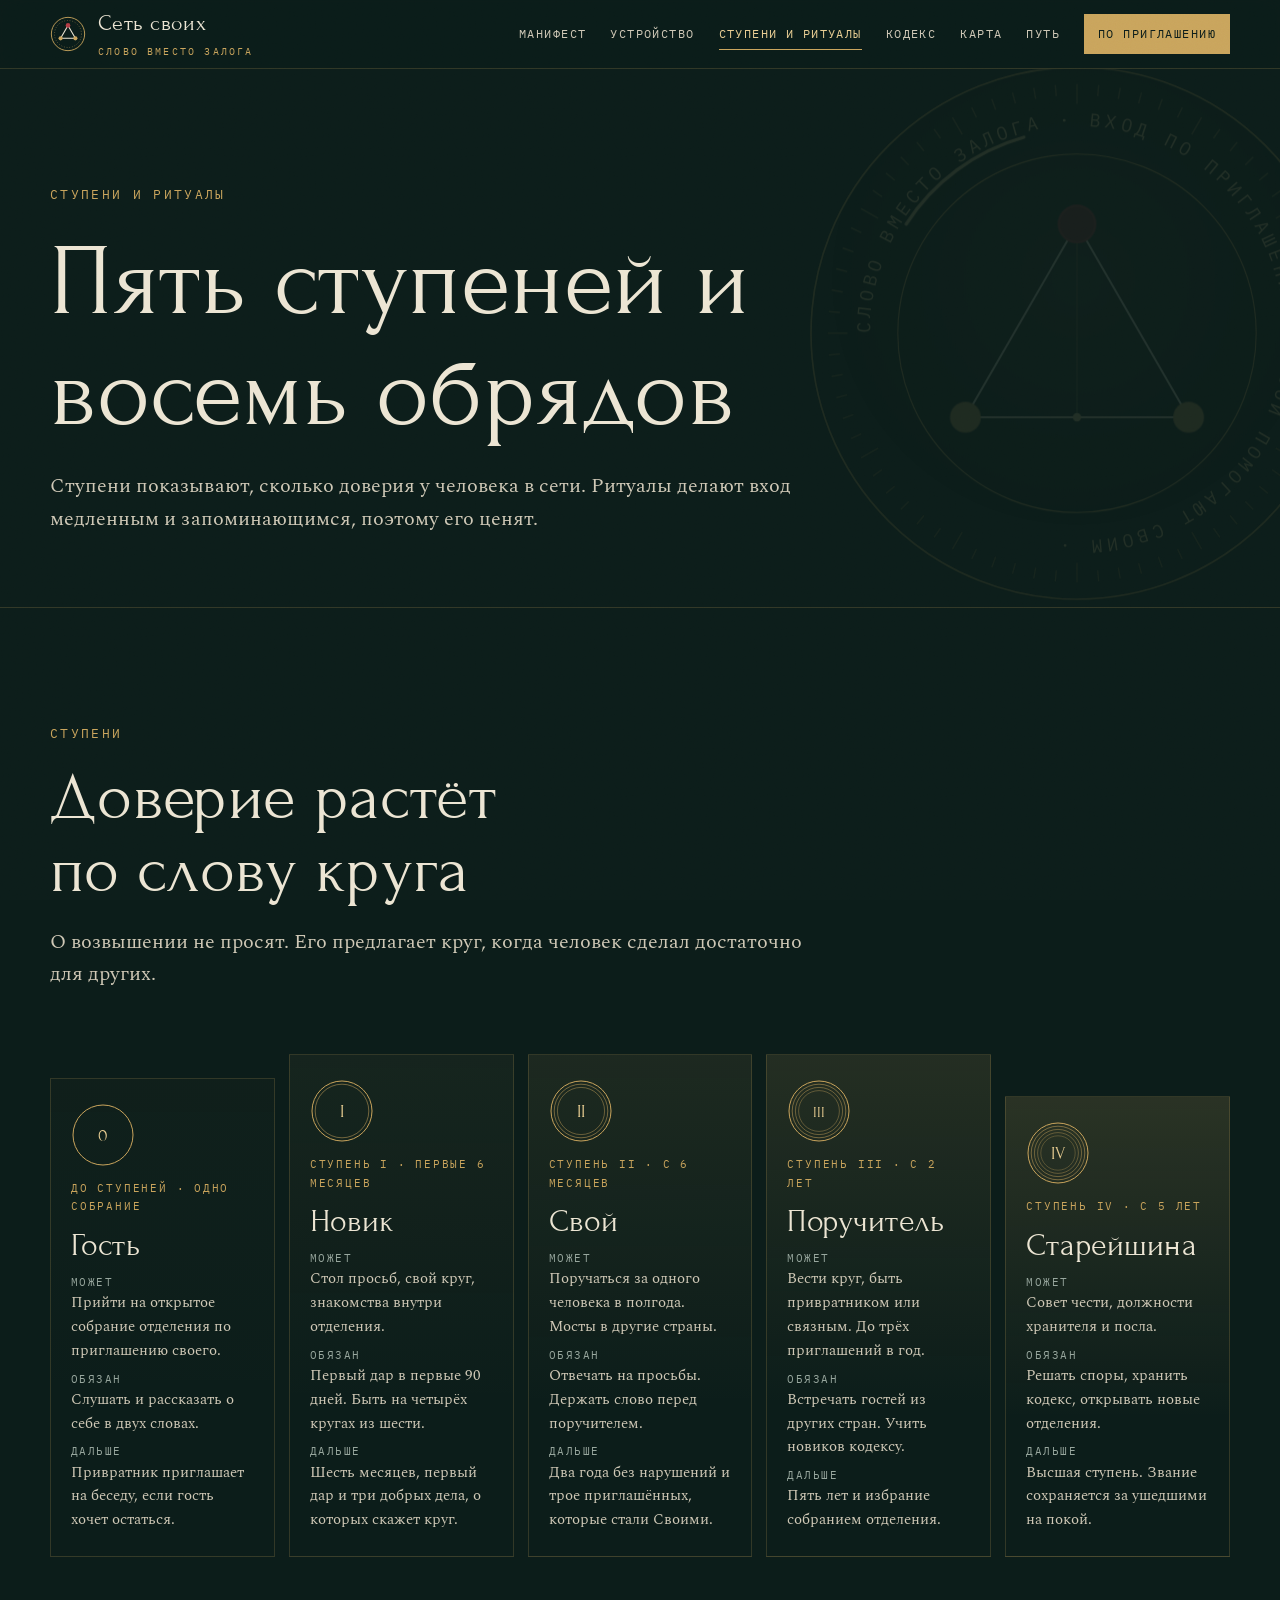
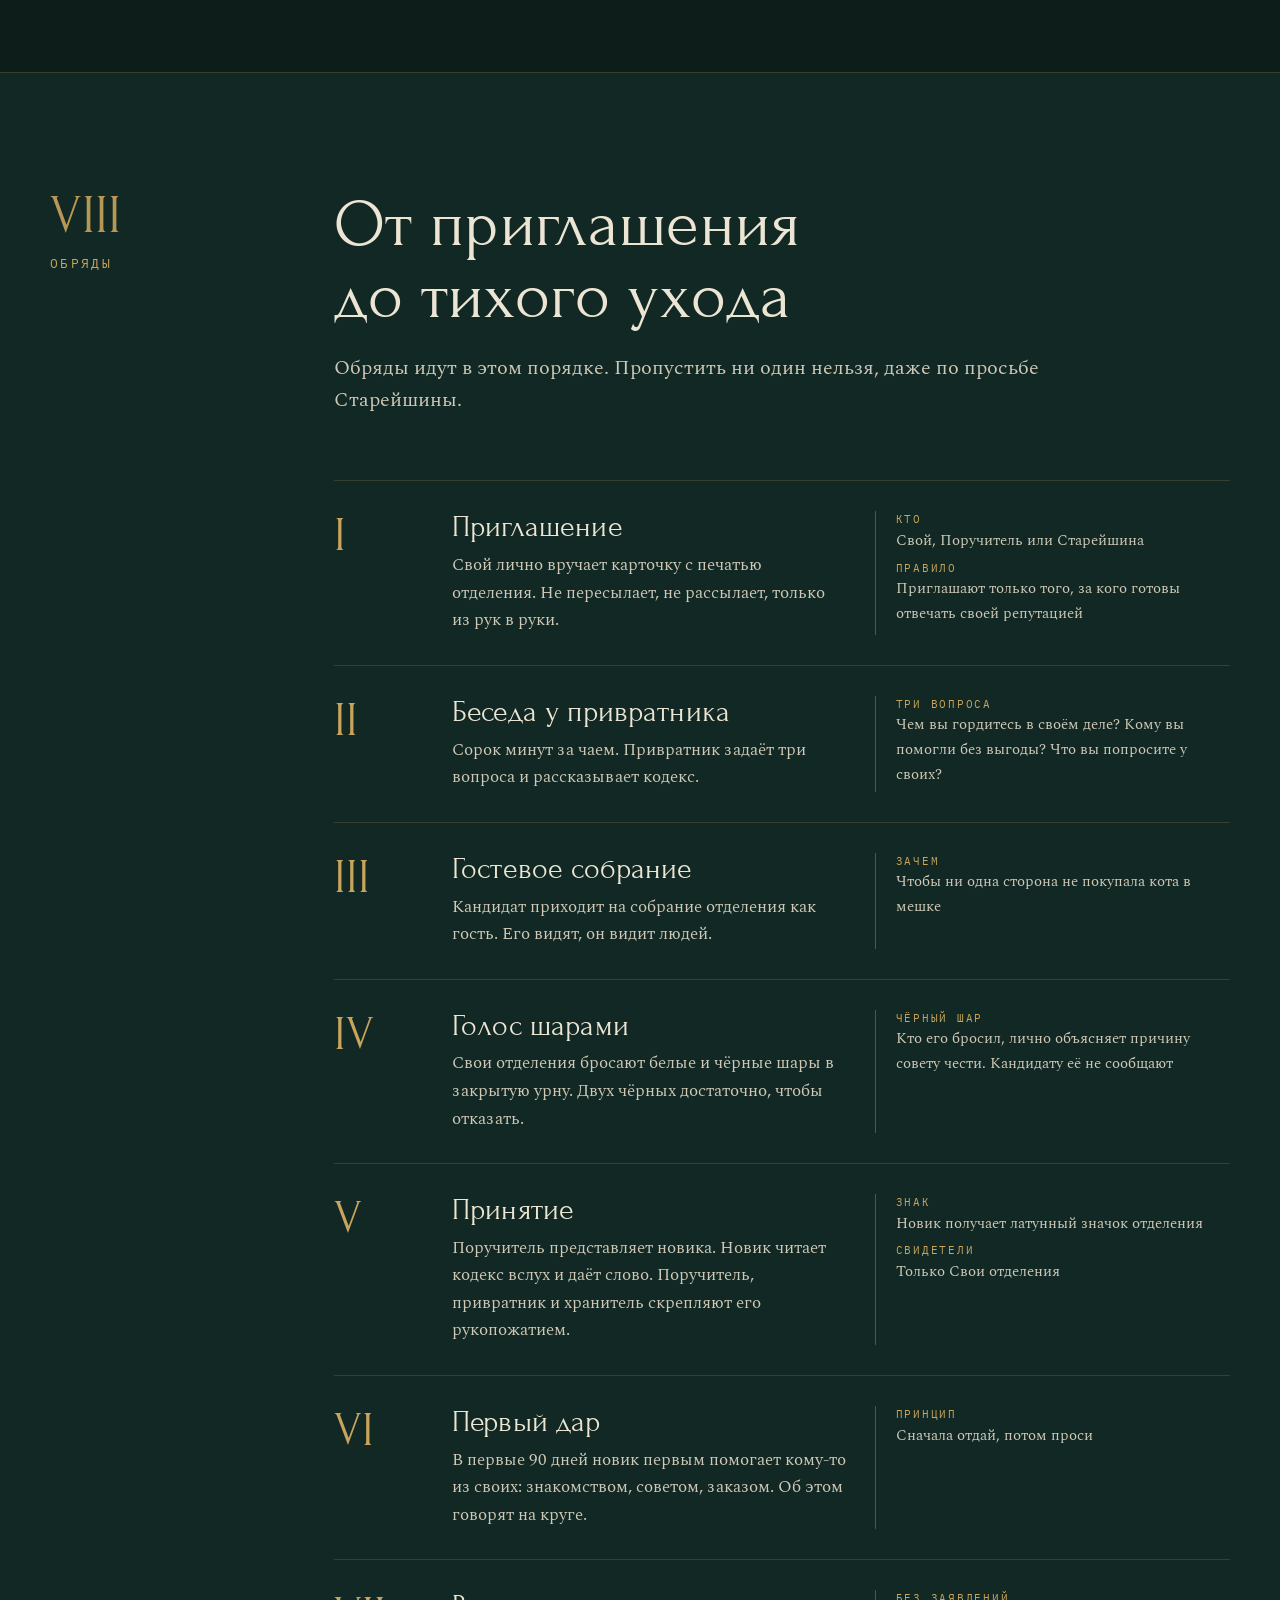
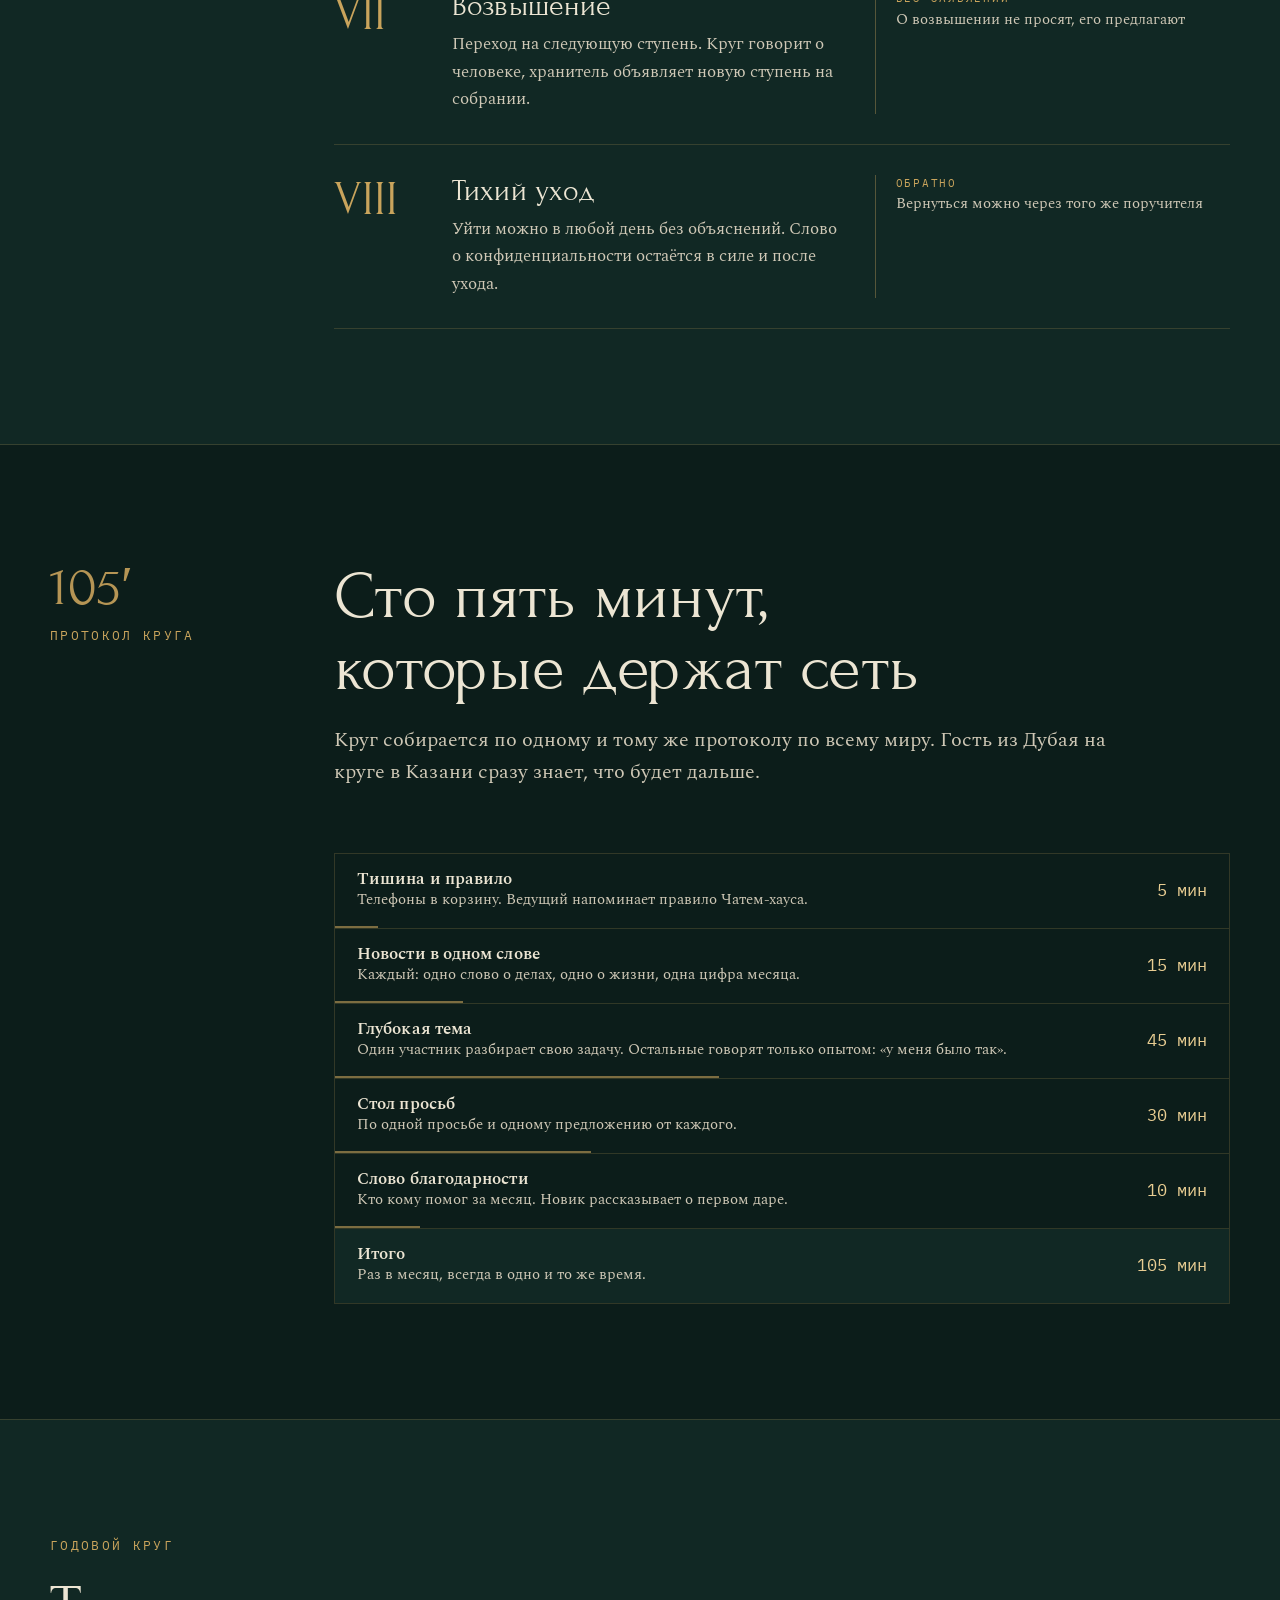
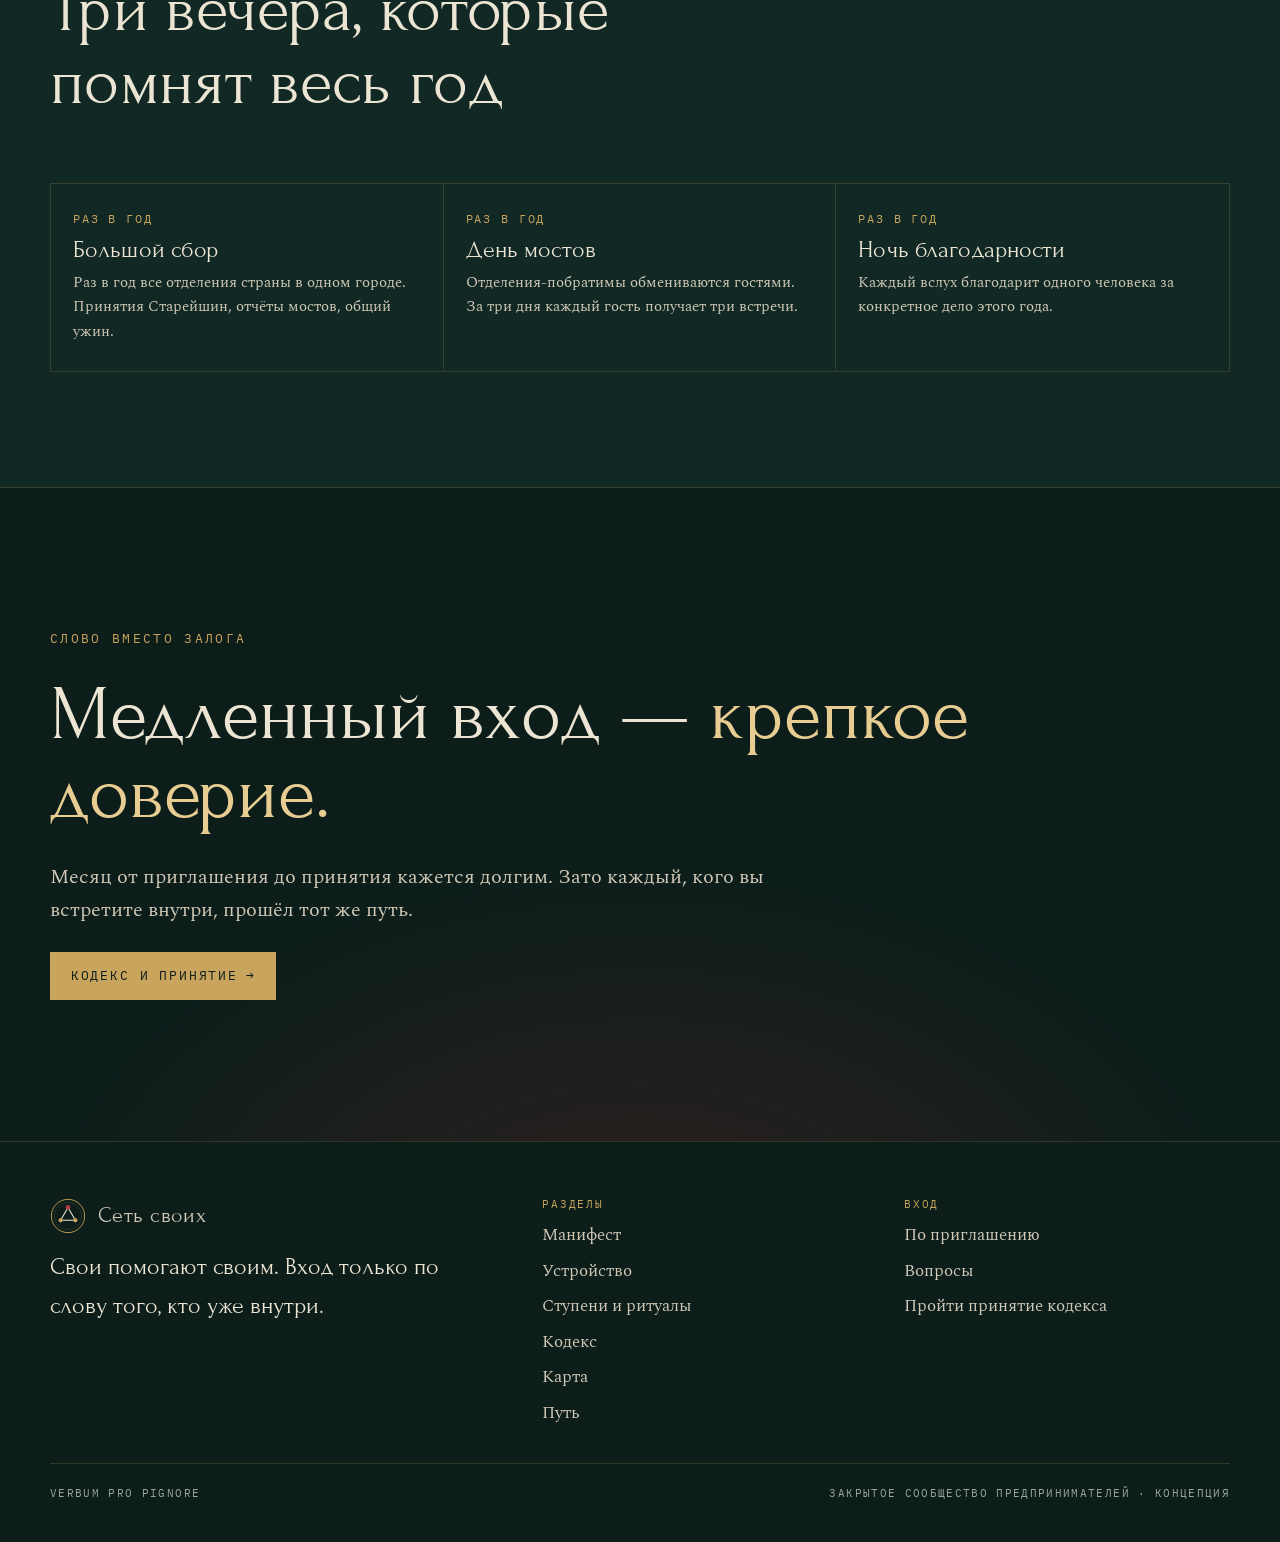
<file: degrees.html>
<!doctype html>
<html lang="ru">
<head>
<meta charset="utf-8">
<meta name="viewport" content="width=device-width, initial-scale=1, viewport-fit=cover">
<title>Ступени и ритуалы · Сеть своих</title>
<meta name="claude:viewport-fit-sides" content="cover">
<meta name="description" content="Пять ступеней Сети своих от гостя до старейшины, восемь обрядов от приглашения до тихого ухода, протокол круга и годовой цикл.">
<meta name="robots" content="noindex, nofollow">
<meta name="theme-color" content="#0C1D1A">
<meta property="og:title" content="Ступени и ритуалы · Сеть своих">
<meta property="og:description" content="Пять ступеней Сети своих от гостя до старейшины, восемь обрядов от приглашения до тихого ухода, протокол круга и годовой цикл.">
<link rel="icon" href="assets/favicon.svg" type="image/svg+xml">
<link rel="preconnect" href="https://fonts.googleapis.com">
<link rel="preconnect" href="https://fonts.gstatic.com" crossorigin>
<link rel="stylesheet" href="https://fonts.googleapis.com/css2?family=Forum&family=IBM+Plex+Mono:wght@400;500&family=Spectral:ital,wght@0,300;0,400;0,600;1,400&display=swap">
<link rel="stylesheet" href="assets/style.css">
</head>
<body>
<a class="skip" href="#main">К содержанию</a>
<header class="site-head gut"><div class="wrap">
  <a class="brand" href="index.html"><svg viewBox="0 0 40 40" aria-hidden="true"><circle cx="20" cy="20" r="18.5" fill="none" stroke="var(--brass)" stroke-width="1"/><circle cx="20" cy="20" r="15" fill="none" stroke="var(--brass)" stroke-width=".5" stroke-dasharray="1 2"/><path d="M20 10.5 11.8 24.8h16.4Z" fill="none" stroke="var(--paper)" stroke-width="1.2" stroke-linejoin="round"/><circle cx="20" cy="10.5" r="2.6" fill="var(--seal-hi)"/><circle cx="11.8" cy="24.8" r="2.3" fill="var(--brass)"/><circle cx="28.2" cy="24.8" r="2.3" fill="var(--brass)"/></svg><span>Сеть своих<small>Слово вместо залога</small></span></a>
  <button class="menu-btn" type="button" aria-expanded="false" aria-controls="nav">Меню</button>
  <nav class="nav" id="nav" aria-label="Разделы"><a href="index.html">Манифест</a><a href="how.html">Устройство</a><a href="degrees.html" aria-current="page">Ступени и ритуалы</a><a href="code.html">Кодекс</a><a href="world.html">Карта</a><a href="path.html">Путь</a><a class="btn btn-brass" href="invite.html">По приглашению</a></nav>
</div></header>
<main id="main">
<section class="page-head gut"><div class="bg-seal" aria-hidden="true"><svg class="seal" viewBox="0 0 400 400" role="img" aria-label="Печать сети: три точки в круге и девиз «Слово вместо залога»">
<defs><path id="rt" d="M200,200 m-148,0 a148,148 0 1,1 296,0 a148,148 0 1,1 -296,0"/>
<radialGradient id="sg" cx="50%" cy="40%" r="60%"><stop offset="0" stop-color="var(--brass-hi)" stop-opacity=".16"/><stop offset="1" stop-color="var(--brass)" stop-opacity="0"/></radialGradient></defs>
<circle cx="200" cy="200" r="190" fill="url(#sg)"/>
<circle class="draw" cx="200" cy="200" r="190" fill="none" stroke="var(--brass)" stroke-width="1.2"/>
<g stroke="var(--brass)" stroke-width="1" opacity=".55"><line x1="378.0" y1="200.0" x2="364.0" y2="200.0"/><line x1="377.3" y1="215.5" x2="369.4" y2="214.8"/><line x1="375.3" y1="230.9" x2="367.4" y2="229.5"/><line x1="371.9" y1="246.1" x2="364.2" y2="244.0"/><line x1="367.3" y1="260.9" x2="359.7" y2="258.1"/><line x1="361.3" y1="275.2" x2="354.1" y2="271.8"/><line x1="354.2" y1="289.0" x2="342.0" y2="282.0"/><line x1="345.8" y1="302.1" x2="339.3" y2="297.5"/><line x1="336.4" y1="314.4" x2="330.2" y2="309.3"/><line x1="325.9" y1="325.9" x2="320.2" y2="320.2"/><line x1="314.4" y1="336.4" x2="309.3" y2="330.2"/><line x1="302.1" y1="345.8" x2="297.5" y2="339.3"/><line x1="289.0" y1="354.2" x2="282.0" y2="342.0"/><line x1="275.2" y1="361.3" x2="271.8" y2="354.1"/><line x1="260.9" y1="367.3" x2="258.1" y2="359.7"/><line x1="246.1" y1="371.9" x2="244.0" y2="364.2"/><line x1="230.9" y1="375.3" x2="229.5" y2="367.4"/><line x1="215.5" y1="377.3" x2="214.8" y2="369.4"/><line x1="200.0" y1="378.0" x2="200.0" y2="364.0"/><line x1="184.5" y1="377.3" x2="185.2" y2="369.4"/><line x1="169.1" y1="375.3" x2="170.5" y2="367.4"/><line x1="153.9" y1="371.9" x2="156.0" y2="364.2"/><line x1="139.1" y1="367.3" x2="141.9" y2="359.7"/><line x1="124.8" y1="361.3" x2="128.2" y2="354.1"/><line x1="111.0" y1="354.2" x2="118.0" y2="342.0"/><line x1="97.9" y1="345.8" x2="102.5" y2="339.3"/><line x1="85.6" y1="336.4" x2="90.7" y2="330.2"/><line x1="74.1" y1="325.9" x2="79.8" y2="320.2"/><line x1="63.6" y1="314.4" x2="69.8" y2="309.3"/><line x1="54.2" y1="302.1" x2="60.7" y2="297.5"/><line x1="45.8" y1="289.0" x2="58.0" y2="282.0"/><line x1="38.7" y1="275.2" x2="45.9" y2="271.8"/><line x1="32.7" y1="260.9" x2="40.3" y2="258.1"/><line x1="28.1" y1="246.1" x2="35.8" y2="244.0"/><line x1="24.7" y1="230.9" x2="32.6" y2="229.5"/><line x1="22.7" y1="215.5" x2="30.6" y2="214.8"/><line x1="22.0" y1="200.0" x2="36.0" y2="200.0"/><line x1="22.7" y1="184.5" x2="30.6" y2="185.2"/><line x1="24.7" y1="169.1" x2="32.6" y2="170.5"/><line x1="28.1" y1="153.9" x2="35.8" y2="156.0"/><line x1="32.7" y1="139.1" x2="40.3" y2="141.9"/><line x1="38.7" y1="124.8" x2="45.9" y2="128.2"/><line x1="45.8" y1="111.0" x2="58.0" y2="118.0"/><line x1="54.2" y1="97.9" x2="60.7" y2="102.5"/><line x1="63.6" y1="85.6" x2="69.8" y2="90.7"/><line x1="74.1" y1="74.1" x2="79.8" y2="79.8"/><line x1="85.6" y1="63.6" x2="90.7" y2="69.8"/><line x1="97.9" y1="54.2" x2="102.5" y2="60.7"/><line x1="111.0" y1="45.8" x2="118.0" y2="58.0"/><line x1="124.8" y1="38.7" x2="128.2" y2="45.9"/><line x1="139.1" y1="32.7" x2="141.9" y2="40.3"/><line x1="153.9" y1="28.1" x2="156.0" y2="35.8"/><line x1="169.1" y1="24.7" x2="170.5" y2="32.6"/><line x1="184.5" y1="22.7" x2="185.2" y2="30.6"/><line x1="200.0" y1="22.0" x2="200.0" y2="36.0"/><line x1="215.5" y1="22.7" x2="214.8" y2="30.6"/><line x1="230.9" y1="24.7" x2="229.5" y2="32.6"/><line x1="246.1" y1="28.1" x2="244.0" y2="35.8"/><line x1="260.9" y1="32.7" x2="258.1" y2="40.3"/><line x1="275.2" y1="38.7" x2="271.8" y2="45.9"/><line x1="289.0" y1="45.8" x2="282.0" y2="58.0"/><line x1="302.1" y1="54.2" x2="297.5" y2="60.7"/><line x1="314.4" y1="63.6" x2="309.3" y2="69.8"/><line x1="325.9" y1="74.1" x2="320.2" y2="79.8"/><line x1="336.4" y1="85.6" x2="330.2" y2="90.7"/><line x1="345.8" y1="97.9" x2="339.3" y2="102.5"/><line x1="354.2" y1="111.0" x2="342.0" y2="118.0"/><line x1="361.3" y1="124.8" x2="354.1" y2="128.2"/><line x1="367.3" y1="139.1" x2="359.7" y2="141.9"/><line x1="371.9" y1="153.9" x2="364.2" y2="156.0"/><line x1="375.3" y1="169.1" x2="367.4" y2="170.5"/><line x1="377.3" y1="184.5" x2="369.4" y2="185.2"/></g>
<circle class="draw d2" cx="200" cy="200" r="128" fill="none" stroke="var(--brass)" stroke-width=".8"/>
<g class="ring-text"><text font-family="var(--f-mono)" font-size="13.2" letter-spacing="3.1" fill="var(--brass-hi)"><textPath href="#rt">СЛОВО ВМЕСТО ЗАЛОГА · ВХОД ПО ПРИГЛАШЕНИЮ · СВОИ ПОМОГАЮТ СВОИМ · </textPath></text></g>
<path class="draw d3" d="M200.0 122.0 L120.3 260.0 L279.7 260.0 Z" fill="none" stroke="var(--paper)" stroke-width="1.4" stroke-linejoin="round"/>
<path class="draw d3" d="M200.0 122.0 L200 260.0 M120.3 260.0 L200 260.0 M279.7 260.0 L200 260.0" fill="none" stroke="var(--brass)" stroke-width=".6" opacity=".6"/>
<g style="transform-box:fill-box;transform-origin:center" class="node n1"><circle cx="200.0" cy="122.0" r="13" fill="var(--seal)"/><circle cx="200.0" cy="122.0" r="13" fill="none" stroke="var(--seal-hi)" stroke-width="1.5"/></g>
<g style="transform-box:fill-box;transform-origin:center" class="node n2"><circle cx="120.3" cy="260.0" r="11" fill="var(--brass)"/></g>
<g style="transform-box:fill-box;transform-origin:center" class="node n3"><circle cx="279.7" cy="260.0" r="11" fill="var(--brass)"/></g>
<circle cx="200" cy="260.0" r="3" fill="var(--brass-hi)"/>
<path class="glint" d="M78 122 A148 148 0 0 1 162 60" fill="none" stroke="var(--brass-hi)" stroke-width="2.4" stroke-linecap="round"/>
</svg></div><div class="wrap">
  <span class="eyebrow">Ступени и ритуалы</span><h1>Пять ступеней и восемь обрядов</h1><p class="lede">Ступени показывают, сколько доверия у человека в сети. Ритуалы делают вход медленным и запоминающимся, поэтому его ценят.</p>
</div></section>

<section class="sec gut"><div class="wrap">
  <div class="head-block rv"><span class="eyebrow">Ступени</span><h2>Доверие растёт по слову круга</h2><p class="lede">О возвышении не просят. Его предлагает круг, когда человек сделал достаточно для других.</p></div>
  <div class="degrees"><article class="deg rv" style="--a:0.020;--h:0px"><svg class="medal" viewBox="0 0 64 64" aria-hidden="true"><circle cx="32" cy="32" r="30.0" fill="none" stroke="var(--brass)" stroke-width="1" opacity="1.0"/><text x="32" y="38" text-anchor="middle" font-family="var(--f-display)" font-size="18" fill="var(--brass-hi)">0</text></svg><span class="lv">До ступеней · одно собрание</span><h3>Гость</h3>
<dl><div><dt>Может</dt><dd>Прийти на открытое собрание отделения по приглашению своего.</dd></div><div><dt>Обязан</dt><dd>Слушать и рассказать о себе в двух словах.</dd></div><div><dt>Дальше</dt><dd>Привратник приглашает на беседу, если гость хочет остаться.</dd></div></dl></article><article class="deg rv" style="--a:0.055;--h:26px"><svg class="medal" viewBox="0 0 64 64" aria-hidden="true"><circle cx="32" cy="32" r="30.0" fill="none" stroke="var(--brass)" stroke-width="1" opacity="1.0"/><circle cx="32" cy="32" r="26.8" fill="none" stroke="var(--brass)" stroke-width="0.6" opacity="0.88"/><text x="32" y="38" text-anchor="middle" font-family="var(--f-display)" font-size="18" fill="var(--brass-hi)">I</text></svg><span class="lv">Ступень I · первые 6 месяцев</span><h3>Новик</h3>
<dl><div><dt>Может</dt><dd>Стол просьб, свой круг, знакомства внутри отделения.</dd></div><div><dt>Обязан</dt><dd>Первый дар в первые 90 дней. Быть на четырёх кругах из шести.</dd></div><div><dt>Дальше</dt><dd>Шесть месяцев, первый дар и три добрых дела, о которых скажет круг.</dd></div></dl></article><article class="deg rv" style="--a:0.090;--h:52px"><svg class="medal" viewBox="0 0 64 64" aria-hidden="true"><circle cx="32" cy="32" r="30.0" fill="none" stroke="var(--brass)" stroke-width="1" opacity="1.0"/><circle cx="32" cy="32" r="26.8" fill="none" stroke="var(--brass)" stroke-width="0.6" opacity="0.88"/><circle cx="32" cy="32" r="23.6" fill="none" stroke="var(--brass)" stroke-width="0.6" opacity="0.76"/><text x="32" y="38" text-anchor="middle" font-family="var(--f-display)" font-size="18" fill="var(--brass-hi)">II</text></svg><span class="lv">Ступень II · с 6 месяцев</span><h3>Свой</h3>
<dl><div><dt>Может</dt><dd>Поручаться за одного человека в полгода. Мосты в другие страны.</dd></div><div><dt>Обязан</dt><dd>Отвечать на просьбы. Держать слово перед поручителем.</dd></div><div><dt>Дальше</dt><dd>Два года без нарушений и трое приглашённых, которые стали Своими.</dd></div></dl></article><article class="deg rv" style="--a:0.125;--h:78px"><svg class="medal" viewBox="0 0 64 64" aria-hidden="true"><circle cx="32" cy="32" r="30.0" fill="none" stroke="var(--brass)" stroke-width="1" opacity="1.0"/><circle cx="32" cy="32" r="26.8" fill="none" stroke="var(--brass)" stroke-width="0.6" opacity="0.88"/><circle cx="32" cy="32" r="23.6" fill="none" stroke="var(--brass)" stroke-width="0.6" opacity="0.76"/><circle cx="32" cy="32" r="20.4" fill="none" stroke="var(--brass)" stroke-width="0.6" opacity="0.64"/><text x="32" y="38" text-anchor="middle" font-family="var(--f-display)" font-size="15" fill="var(--brass-hi)">III</text></svg><span class="lv">Ступень III · с 2 лет</span><h3>Поручитель</h3>
<dl><div><dt>Может</dt><dd>Вести круг, быть привратником или связным. До трёх приглашений в год.</dd></div><div><dt>Обязан</dt><dd>Встречать гостей из других стран. Учить новиков кодексу.</dd></div><div><dt>Дальше</dt><dd>Пять лет и избрание собранием отделения.</dd></div></dl></article><article class="deg rv" style="--a:0.160;--h:104px"><svg class="medal" viewBox="0 0 64 64" aria-hidden="true"><circle cx="32" cy="32" r="30.0" fill="none" stroke="var(--brass)" stroke-width="1" opacity="1.0"/><circle cx="32" cy="32" r="26.8" fill="none" stroke="var(--brass)" stroke-width="0.6" opacity="0.88"/><circle cx="32" cy="32" r="23.6" fill="none" stroke="var(--brass)" stroke-width="0.6" opacity="0.76"/><circle cx="32" cy="32" r="20.4" fill="none" stroke="var(--brass)" stroke-width="0.6" opacity="0.64"/><circle cx="32" cy="32" r="17.2" fill="none" stroke="var(--brass)" stroke-width="0.6" opacity="0.52"/><text x="32" y="38" text-anchor="middle" font-family="var(--f-display)" font-size="18" fill="var(--brass-hi)">IV</text></svg><span class="lv">Ступень IV · с 5 лет</span><h3>Старейшина</h3>
<dl><div><dt>Может</dt><dd>Совет чести, должности хранителя и посла.</dd></div><div><dt>Обязан</dt><dd>Решать споры, хранить кодекс, открывать новые отделения.</dd></div><div><dt>Дальше</dt><dd>Высшая ступень. Звание сохраняется за ушедшими на покой.</dd></div></dl></article></div>
</div></section>

<section class="sec gut band"><div class="wrap marg">
  <div class="side"><span class="roman">VIII</span><span class="eyebrow">Обряды</span></div>
  <div><div class="head-block rv"><h2>От приглашения до тихого ухода</h2><p class="lede">Обряды идут в этом порядке. Пропустить ни один нельзя, даже по просьбе Старейшины.</p></div><ol class="rites"><li class="rite rv"><span class="n">I</span><div><h3>Приглашение</h3><p class="what">Свой лично вручает карточку с печатью отделения. Не пересылает, не рассылает, только из рук в руки.</p></div>
<div class="detail"><div><b>Кто</b>Свой, Поручитель или Старейшина</div><div><b>Правило</b>Приглашают только того, за кого готовы отвечать своей репутацией</div></div></li><li class="rite rv"><span class="n">II</span><div><h3>Беседа у привратника</h3><p class="what">Сорок минут за чаем. Привратник задаёт три вопроса и рассказывает кодекс.</p></div>
<div class="detail"><div><b>Три вопроса</b>Чем вы гордитесь в своём деле? Кому вы помогли без выгоды? Что вы попросите у своих?</div></div></li><li class="rite rv"><span class="n">III</span><div><h3>Гостевое собрание</h3><p class="what">Кандидат приходит на собрание отделения как гость. Его видят, он видит людей.</p></div>
<div class="detail"><div><b>Зачем</b>Чтобы ни одна сторона не покупала кота в мешке</div></div></li><li class="rite rv"><span class="n">IV</span><div><h3>Голос шарами</h3><p class="what">Свои отделения бросают белые и чёрные шары в закрытую урну. Двух чёрных достаточно, чтобы отказать.</p></div>
<div class="detail"><div><b>Чёрный шар</b>Кто его бросил, лично объясняет причину совету чести. Кандидату её не сообщают</div></div></li><li class="rite rv"><span class="n">V</span><div><h3>Принятие</h3><p class="what">Поручитель представляет новика. Новик читает кодекс вслух и даёт слово. Поручитель, привратник и хранитель скрепляют его рукопожатием.</p></div>
<div class="detail"><div><b>Знак</b>Новик получает латунный значок отделения</div><div><b>Свидетели</b>Только Свои отделения</div></div></li><li class="rite rv"><span class="n">VI</span><div><h3>Первый дар</h3><p class="what">В первые 90 дней новик первым помогает кому-то из своих: знакомством, советом, заказом. Об этом говорят на круге.</p></div>
<div class="detail"><div><b>Принцип</b>Сначала отдай, потом проси</div></div></li><li class="rite rv"><span class="n">VII</span><div><h3>Возвышение</h3><p class="what">Переход на следующую ступень. Круг говорит о человеке, хранитель объявляет новую ступень на собрании.</p></div>
<div class="detail"><div><b>Без заявлений</b>О возвышении не просят, его предлагают</div></div></li><li class="rite rv"><span class="n">VIII</span><div><h3>Тихий уход</h3><p class="what">Уйти можно в любой день без объяснений. Слово о конфиденциальности остаётся в силе и после ухода.</p></div>
<div class="detail"><div><b>Обратно</b>Вернуться можно через того же поручителя</div></div></li></ol></div>
</div></section>

<section class="sec gut"><div class="wrap marg">
  <div class="side"><span class="roman">105′</span><span class="eyebrow">Протокол круга</span></div>
  <div><div class="head-block rv"><h2>Сто пять минут, которые держат сеть</h2><p class="lede">Круг собирается по одному и тому же протоколу по всему миру. Гость из Дубая на круге в Казани сразу знает, что будет дальше.</p></div>
  <div class="protocol rv"><div class="p"><div><h4>Тишина и правило</h4><span class="d">Телефоны в корзину. Ведущий напоминает правило Чатем-хауса.</span></div><span class="m">5 мин</span><span class="bar" style="--w:4.8%"></span></div><div class="p"><div><h4>Новости в одном слове</h4><span class="d">Каждый: одно слово о делах, одно о жизни, одна цифра месяца.</span></div><span class="m">15 мин</span><span class="bar" style="--w:14.3%"></span></div><div class="p"><div><h4>Глубокая тема</h4><span class="d">Один участник разбирает свою задачу. Остальные говорят только опытом: «у меня было так».</span></div><span class="m">45 мин</span><span class="bar" style="--w:42.9%"></span></div><div class="p"><div><h4>Стол просьб</h4><span class="d">По одной просьбе и одному предложению от каждого.</span></div><span class="m">30 мин</span><span class="bar" style="--w:28.6%"></span></div><div class="p"><div><h4>Слово благодарности</h4><span class="d">Кто кому помог за месяц. Новик рассказывает о первом даре.</span></div><span class="m">10 мин</span><span class="bar" style="--w:9.5%"></span></div><div class="p"><div><h4>Итого</h4><span class="d">Раз в месяц, всегда в одно и то же время.</span></div><span class="m">105 мин</span></div></div></div>
</div></section>

<section class="sec gut band"><div class="wrap">
  <div class="head-block rv"><span class="eyebrow">Годовой круг</span><h2>Три вечера, которые помнят весь год</h2></div>
  <div class="rhythm rv" style="grid-template-columns:repeat(auto-fit,minmax(min(100%,260px),1fr))"><div><span class="when">Раз в год</span><h3>Большой сбор</h3><p>Раз в год все отделения страны в одном городе. Принятия Старейшин, отчёты мостов, общий ужин.</p></div><div><span class="when">Раз в год</span><h3>День мостов</h3><p>Отделения-побратимы обмениваются гостями. За три дня каждый гость получает три встречи.</p></div><div><span class="when">Раз в год</span><h3>Ночь благодарности</h3><p>Каждый вслух благодарит одного человека за конкретное дело этого года.</p></div></div>
</div></section>

<section class="motto gut"><div class="wrap rv">
  <span class="eyebrow">Слово вместо залога</span>
  <blockquote>Медленный вход — <span>крепкое доверие.</span></blockquote>
  <p class="lede">Месяц от приглашения до принятия кажется долгим. Зато каждый, кого вы встретите внутри, прошёл тот же путь.</p>
  <a class="btn btn-brass" href="code.html">Кодекс и принятие <span class="arr">→</span></a>
</div></section>
</main>
<footer class="site-foot gut"><div class="wrap">
  <div><a class="brand" href="index.html"><svg viewBox="0 0 40 40" aria-hidden="true"><circle cx="20" cy="20" r="18.5" fill="none" stroke="var(--brass)" stroke-width="1"/><circle cx="20" cy="20" r="15" fill="none" stroke="var(--brass)" stroke-width=".5" stroke-dasharray="1 2"/><path d="M20 10.5 11.8 24.8h16.4Z" fill="none" stroke="var(--paper)" stroke-width="1.2" stroke-linejoin="round"/><circle cx="20" cy="10.5" r="2.6" fill="var(--seal-hi)"/><circle cx="11.8" cy="24.8" r="2.3" fill="var(--brass)"/><circle cx="28.2" cy="24.8" r="2.3" fill="var(--brass)"/></svg><span>Сеть своих</span></a>
    <p class="motto-line">Свои помогают своим. Вход только по слову того, кто уже внутри.</p></div>
  <div><h4>Разделы</h4><ul><li><a href="index.html">Манифест</a></li><li><a href="how.html">Устройство</a></li><li><a href="degrees.html">Ступени и ритуалы</a></li><li><a href="code.html">Кодекс</a></li><li><a href="world.html">Карта</a></li><li><a href="path.html">Путь</a></li></ul></div>
  <div><h4>Вход</h4><ul><li><a href="invite.html">По приглашению</a></li><li><a href="invite.html#faq">Вопросы</a></li><li><a href="code.html#oath">Пройти принятие кодекса</a></li></ul></div>
  <div class="base"><span>Verbum pro pignore</span><span>Закрытое сообщество предпринимателей · концепция</span></div>
</div></footer>
<script src="assets/site.js"></script>
</body>
</html>
</file>
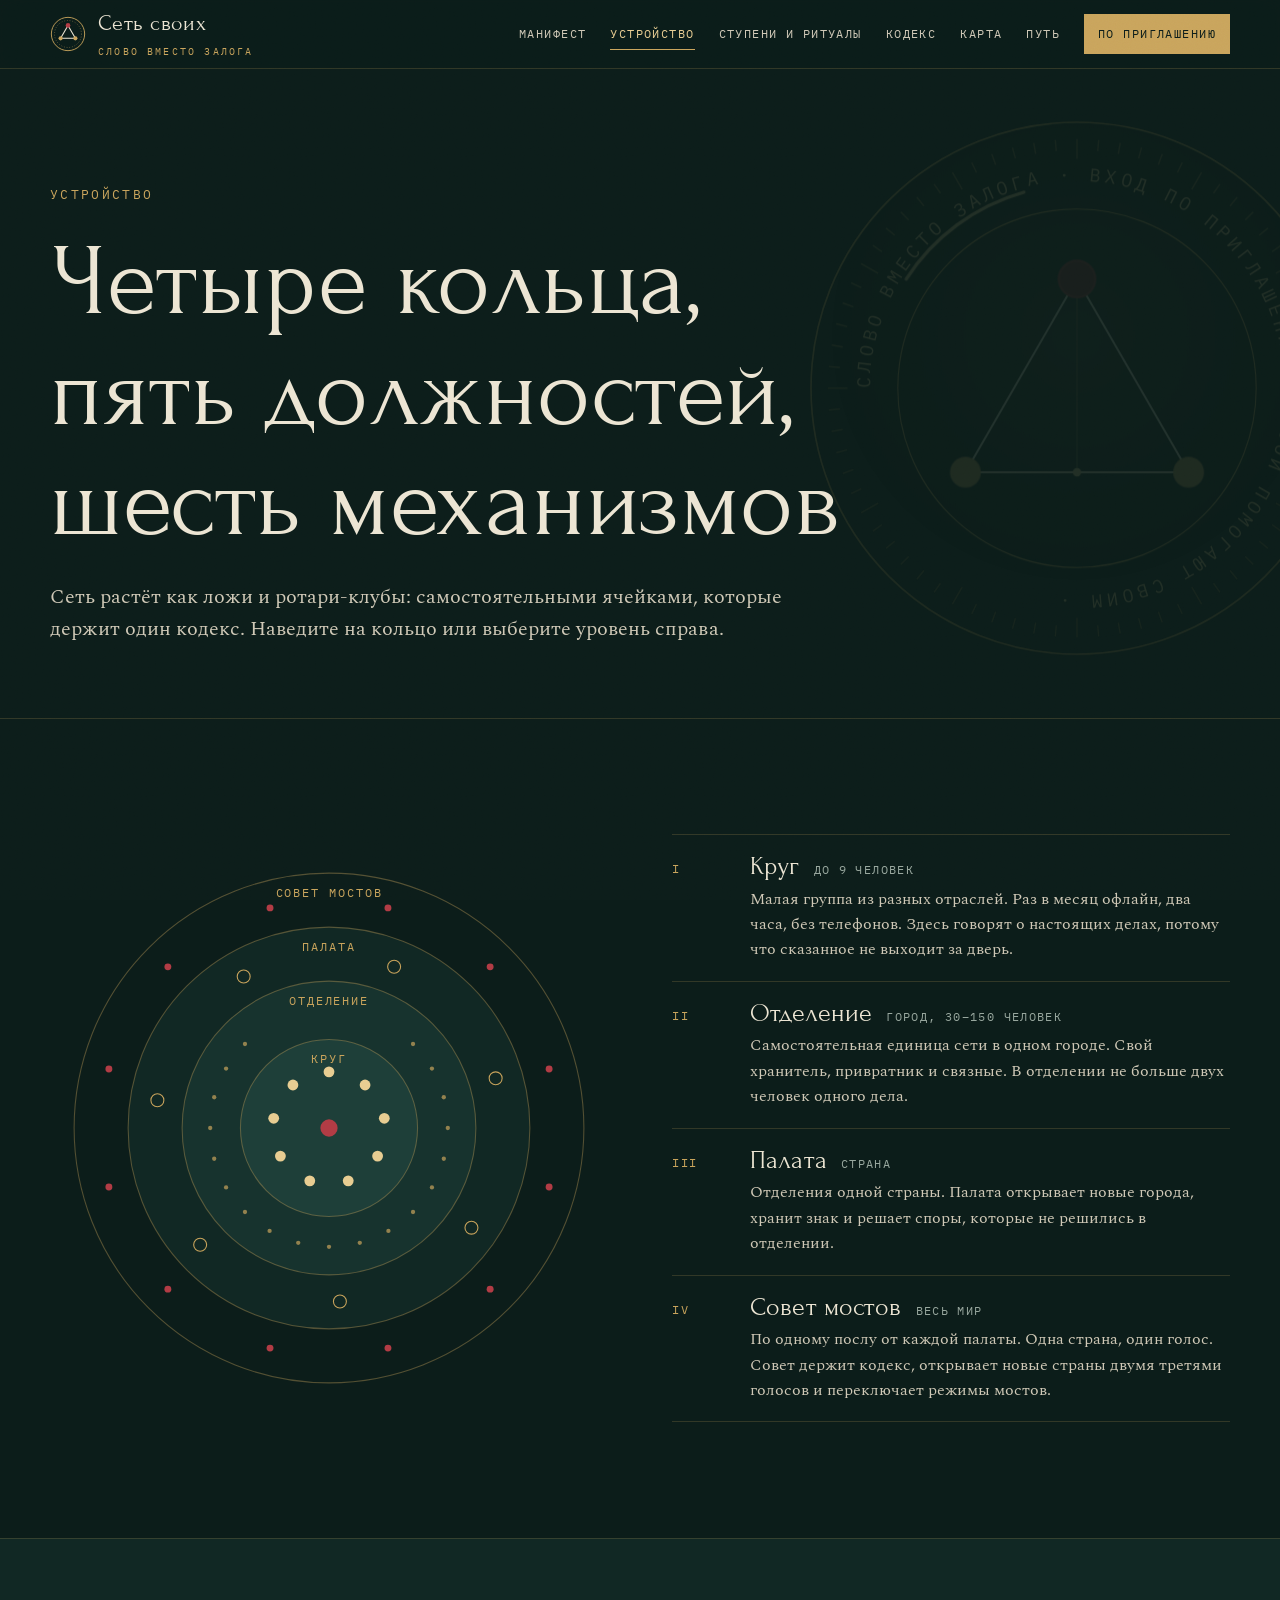
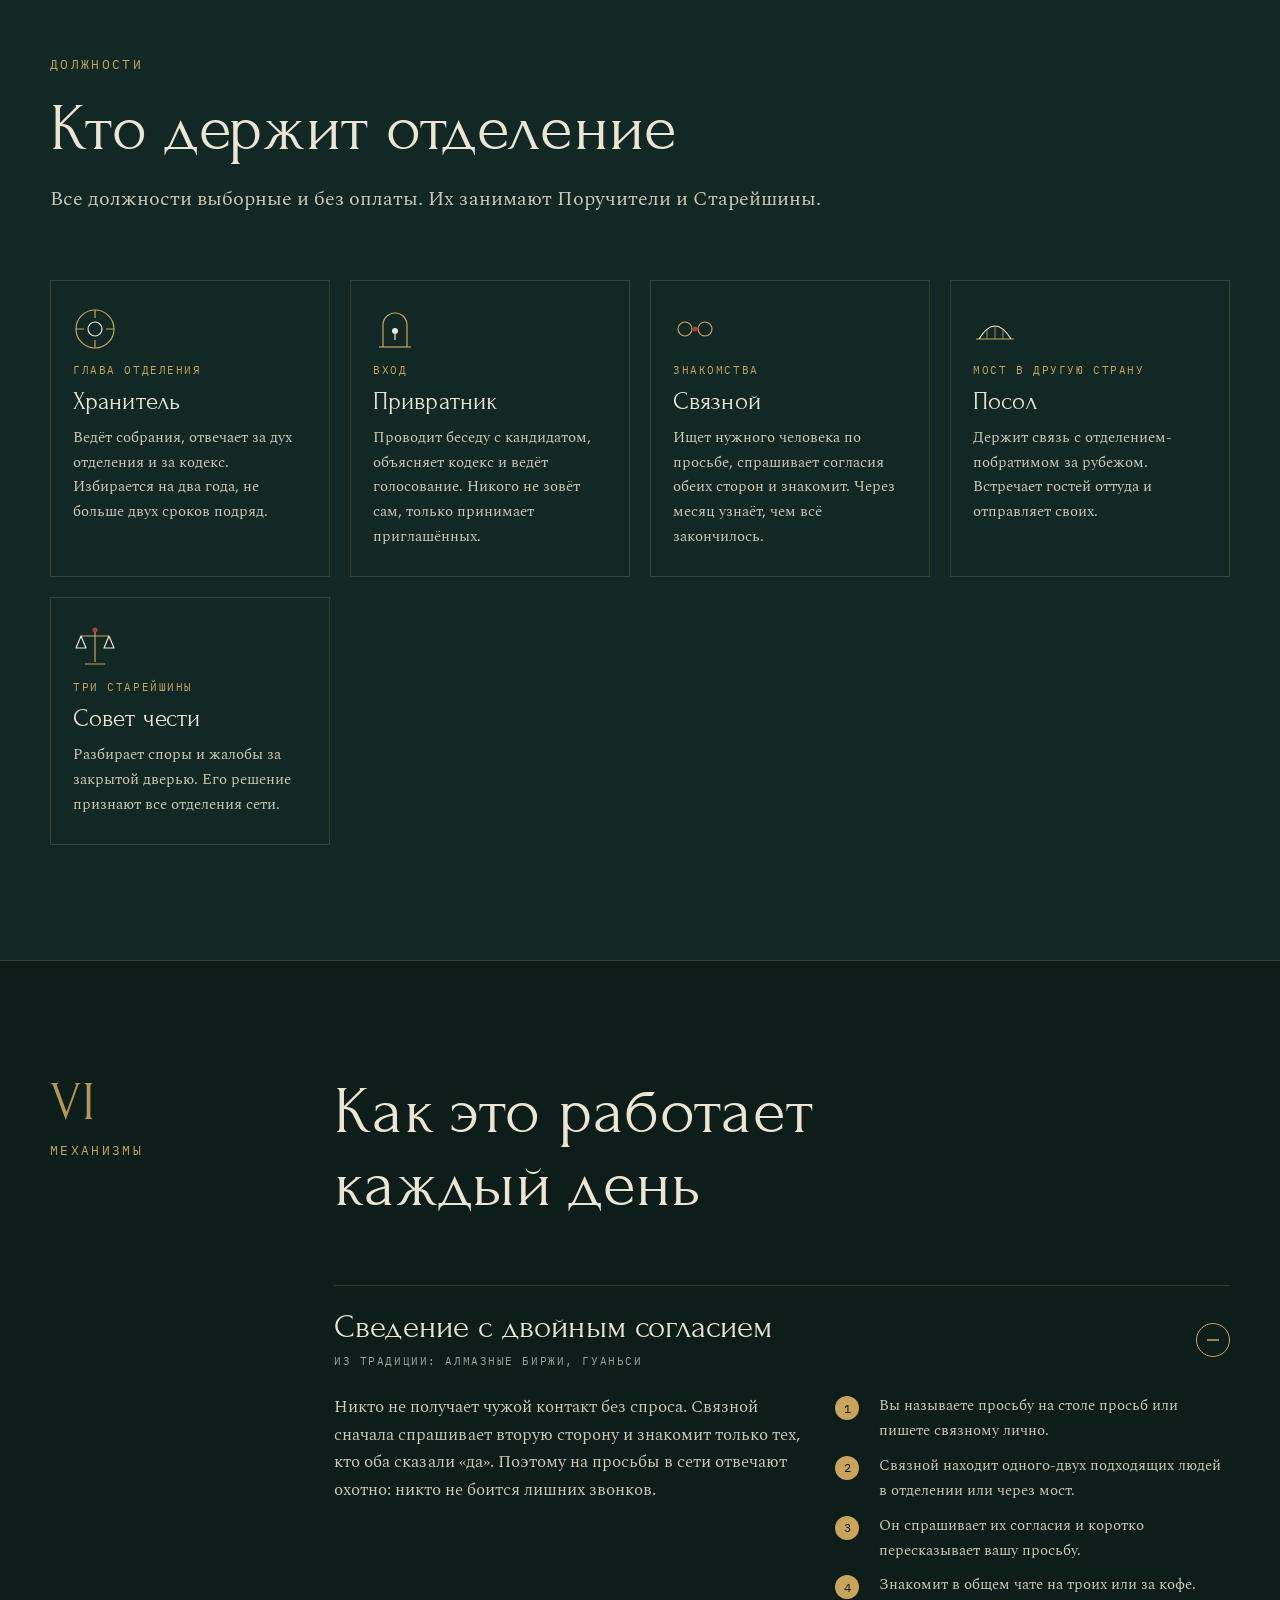
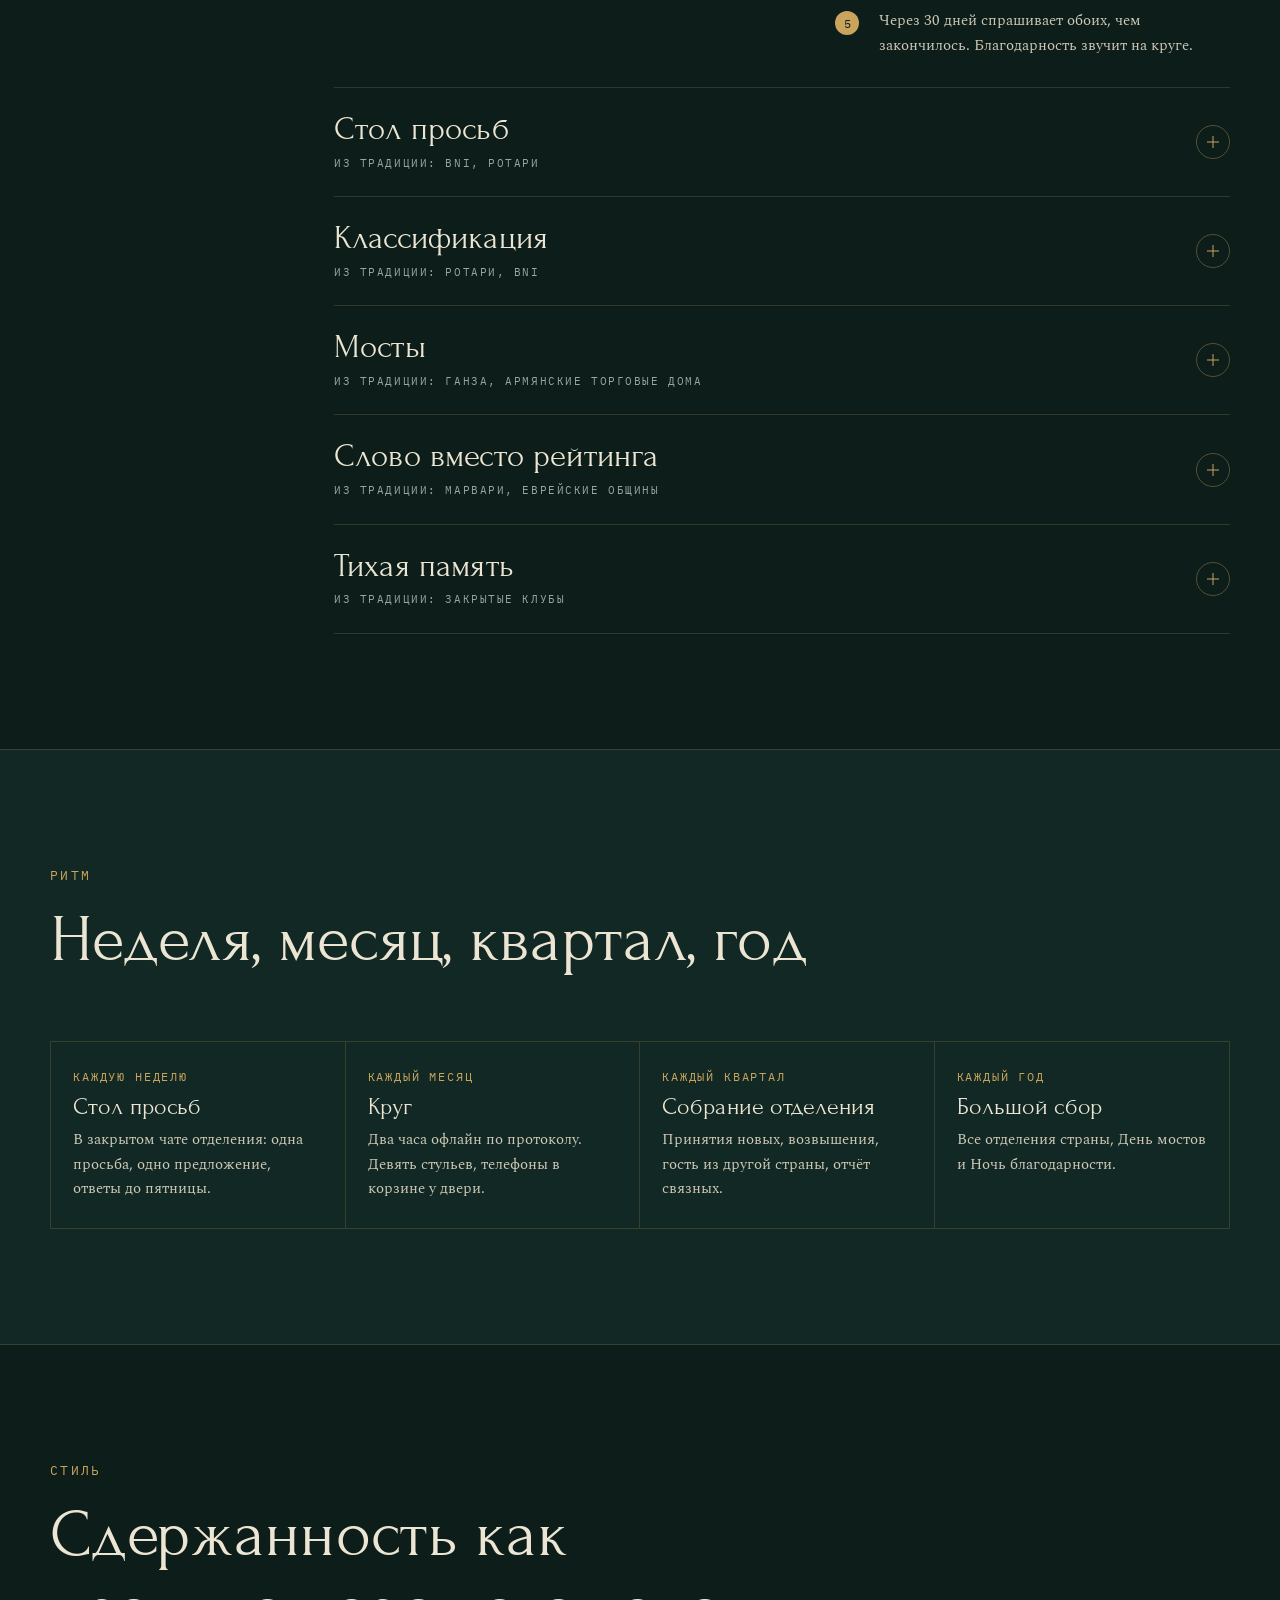
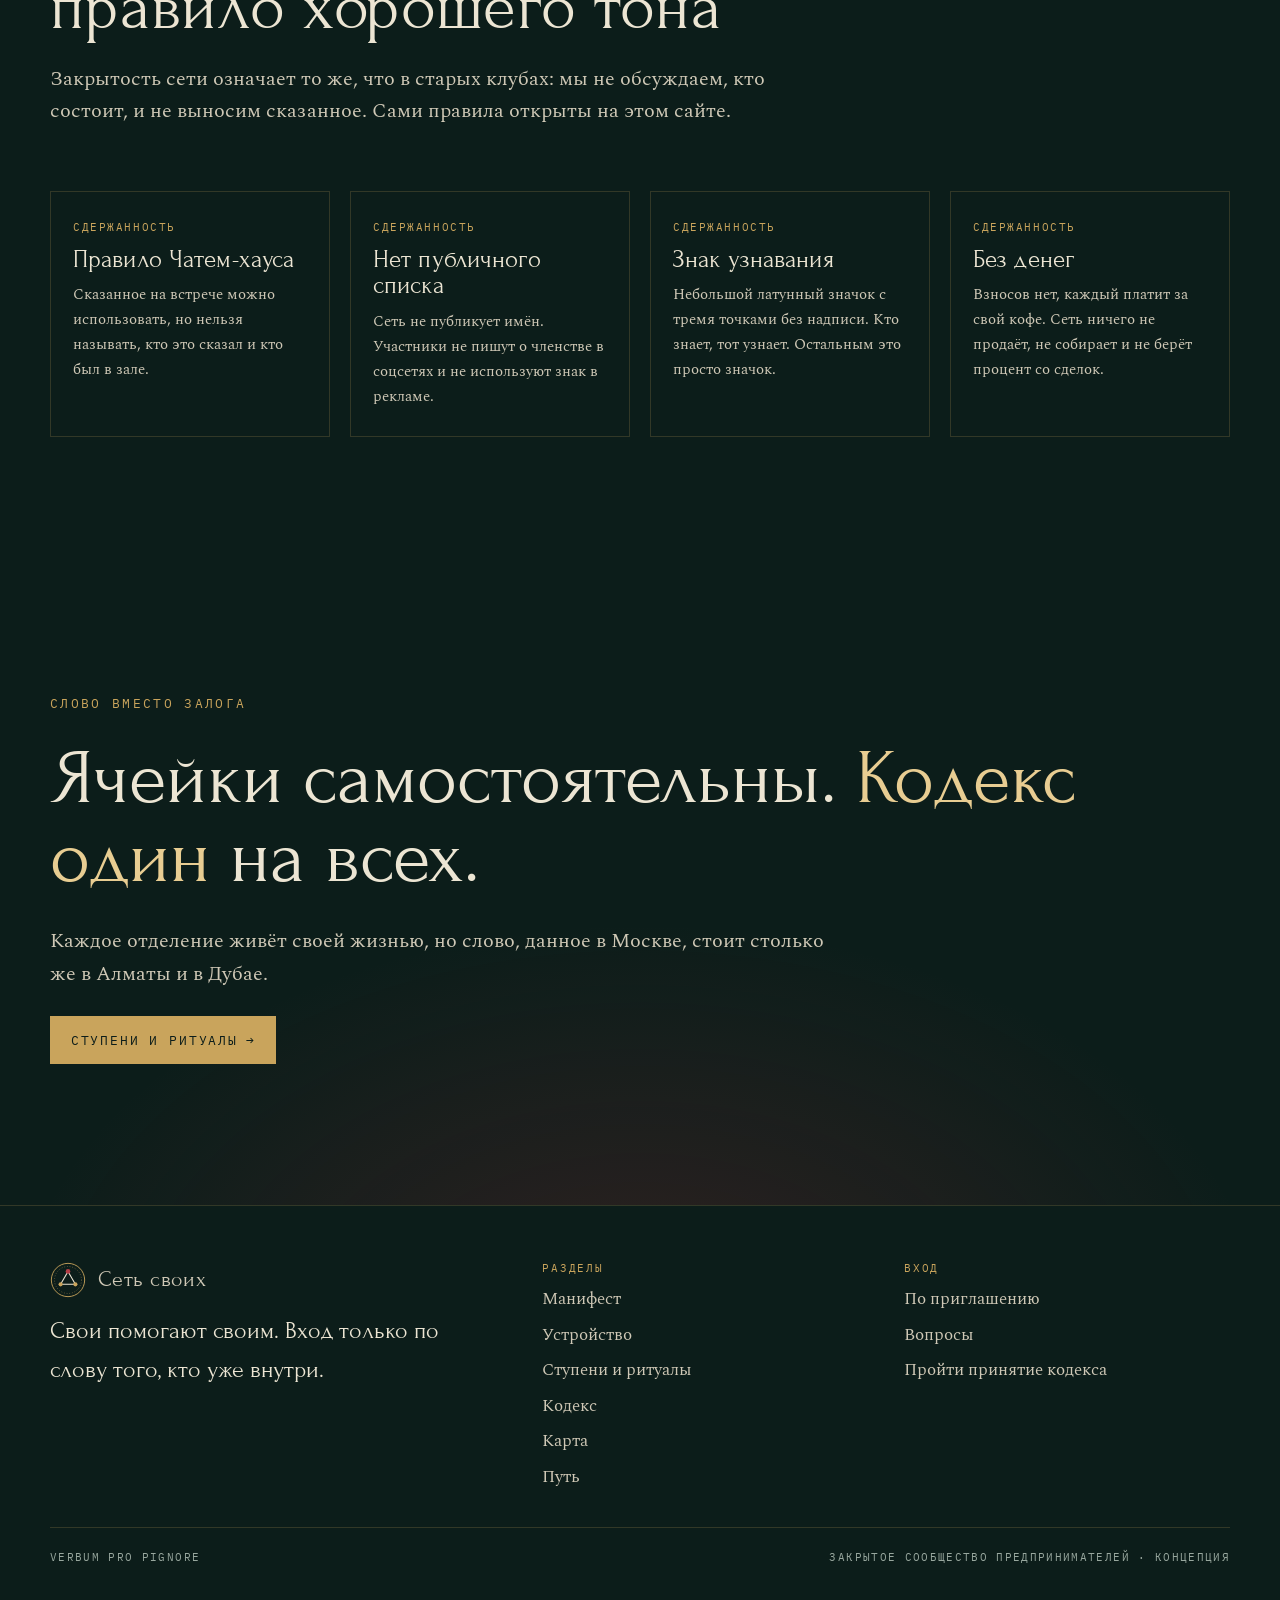
<file: how.html>
<!doctype html>
<html lang="ru">
<head>
<meta charset="utf-8">
<meta name="viewport" content="width=device-width, initial-scale=1, viewport-fit=cover">
<title>Устройство · Сеть своих</title>
<meta name="claude:viewport-fit-sides" content="cover">
<meta name="description" content="Как устроена Сеть своих: круг, отделение, палата, совет мостов; хранитель, привратник, связной, посол, совет чести; механизмы и ритм.">
<meta name="robots" content="noindex, nofollow">
<meta name="theme-color" content="#0C1D1A">
<meta property="og:title" content="Устройство · Сеть своих">
<meta property="og:description" content="Как устроена Сеть своих: круг, отделение, палата, совет мостов; хранитель, привратник, связной, посол, совет чести; механизмы и ритм.">
<link rel="icon" href="assets/favicon.svg" type="image/svg+xml">
<link rel="preconnect" href="https://fonts.googleapis.com">
<link rel="preconnect" href="https://fonts.gstatic.com" crossorigin>
<link rel="stylesheet" href="https://fonts.googleapis.com/css2?family=Forum&family=IBM+Plex+Mono:wght@400;500&family=Spectral:ital,wght@0,300;0,400;0,600;1,400&display=swap">
<link rel="stylesheet" href="assets/style.css">
</head>
<body>
<a class="skip" href="#main">К содержанию</a>
<header class="site-head gut"><div class="wrap">
  <a class="brand" href="index.html"><svg viewBox="0 0 40 40" aria-hidden="true"><circle cx="20" cy="20" r="18.5" fill="none" stroke="var(--brass)" stroke-width="1"/><circle cx="20" cy="20" r="15" fill="none" stroke="var(--brass)" stroke-width=".5" stroke-dasharray="1 2"/><path d="M20 10.5 11.8 24.8h16.4Z" fill="none" stroke="var(--paper)" stroke-width="1.2" stroke-linejoin="round"/><circle cx="20" cy="10.5" r="2.6" fill="var(--seal-hi)"/><circle cx="11.8" cy="24.8" r="2.3" fill="var(--brass)"/><circle cx="28.2" cy="24.8" r="2.3" fill="var(--brass)"/></svg><span>Сеть своих<small>Слово вместо залога</small></span></a>
  <button class="menu-btn" type="button" aria-expanded="false" aria-controls="nav">Меню</button>
  <nav class="nav" id="nav" aria-label="Разделы"><a href="index.html">Манифест</a><a href="how.html" aria-current="page">Устройство</a><a href="degrees.html">Ступени и ритуалы</a><a href="code.html">Кодекс</a><a href="world.html">Карта</a><a href="path.html">Путь</a><a class="btn btn-brass" href="invite.html">По приглашению</a></nav>
</div></header>
<main id="main">
<section class="page-head gut"><div class="bg-seal" aria-hidden="true"><svg class="seal" viewBox="0 0 400 400" role="img" aria-label="Печать сети: три точки в круге и девиз «Слово вместо залога»">
<defs><path id="rt" d="M200,200 m-148,0 a148,148 0 1,1 296,0 a148,148 0 1,1 -296,0"/>
<radialGradient id="sg" cx="50%" cy="40%" r="60%"><stop offset="0" stop-color="var(--brass-hi)" stop-opacity=".16"/><stop offset="1" stop-color="var(--brass)" stop-opacity="0"/></radialGradient></defs>
<circle cx="200" cy="200" r="190" fill="url(#sg)"/>
<circle class="draw" cx="200" cy="200" r="190" fill="none" stroke="var(--brass)" stroke-width="1.2"/>
<g stroke="var(--brass)" stroke-width="1" opacity=".55"><line x1="378.0" y1="200.0" x2="364.0" y2="200.0"/><line x1="377.3" y1="215.5" x2="369.4" y2="214.8"/><line x1="375.3" y1="230.9" x2="367.4" y2="229.5"/><line x1="371.9" y1="246.1" x2="364.2" y2="244.0"/><line x1="367.3" y1="260.9" x2="359.7" y2="258.1"/><line x1="361.3" y1="275.2" x2="354.1" y2="271.8"/><line x1="354.2" y1="289.0" x2="342.0" y2="282.0"/><line x1="345.8" y1="302.1" x2="339.3" y2="297.5"/><line x1="336.4" y1="314.4" x2="330.2" y2="309.3"/><line x1="325.9" y1="325.9" x2="320.2" y2="320.2"/><line x1="314.4" y1="336.4" x2="309.3" y2="330.2"/><line x1="302.1" y1="345.8" x2="297.5" y2="339.3"/><line x1="289.0" y1="354.2" x2="282.0" y2="342.0"/><line x1="275.2" y1="361.3" x2="271.8" y2="354.1"/><line x1="260.9" y1="367.3" x2="258.1" y2="359.7"/><line x1="246.1" y1="371.9" x2="244.0" y2="364.2"/><line x1="230.9" y1="375.3" x2="229.5" y2="367.4"/><line x1="215.5" y1="377.3" x2="214.8" y2="369.4"/><line x1="200.0" y1="378.0" x2="200.0" y2="364.0"/><line x1="184.5" y1="377.3" x2="185.2" y2="369.4"/><line x1="169.1" y1="375.3" x2="170.5" y2="367.4"/><line x1="153.9" y1="371.9" x2="156.0" y2="364.2"/><line x1="139.1" y1="367.3" x2="141.9" y2="359.7"/><line x1="124.8" y1="361.3" x2="128.2" y2="354.1"/><line x1="111.0" y1="354.2" x2="118.0" y2="342.0"/><line x1="97.9" y1="345.8" x2="102.5" y2="339.3"/><line x1="85.6" y1="336.4" x2="90.7" y2="330.2"/><line x1="74.1" y1="325.9" x2="79.8" y2="320.2"/><line x1="63.6" y1="314.4" x2="69.8" y2="309.3"/><line x1="54.2" y1="302.1" x2="60.7" y2="297.5"/><line x1="45.8" y1="289.0" x2="58.0" y2="282.0"/><line x1="38.7" y1="275.2" x2="45.9" y2="271.8"/><line x1="32.7" y1="260.9" x2="40.3" y2="258.1"/><line x1="28.1" y1="246.1" x2="35.8" y2="244.0"/><line x1="24.7" y1="230.9" x2="32.6" y2="229.5"/><line x1="22.7" y1="215.5" x2="30.6" y2="214.8"/><line x1="22.0" y1="200.0" x2="36.0" y2="200.0"/><line x1="22.7" y1="184.5" x2="30.6" y2="185.2"/><line x1="24.7" y1="169.1" x2="32.6" y2="170.5"/><line x1="28.1" y1="153.9" x2="35.8" y2="156.0"/><line x1="32.7" y1="139.1" x2="40.3" y2="141.9"/><line x1="38.7" y1="124.8" x2="45.9" y2="128.2"/><line x1="45.8" y1="111.0" x2="58.0" y2="118.0"/><line x1="54.2" y1="97.9" x2="60.7" y2="102.5"/><line x1="63.6" y1="85.6" x2="69.8" y2="90.7"/><line x1="74.1" y1="74.1" x2="79.8" y2="79.8"/><line x1="85.6" y1="63.6" x2="90.7" y2="69.8"/><line x1="97.9" y1="54.2" x2="102.5" y2="60.7"/><line x1="111.0" y1="45.8" x2="118.0" y2="58.0"/><line x1="124.8" y1="38.7" x2="128.2" y2="45.9"/><line x1="139.1" y1="32.7" x2="141.9" y2="40.3"/><line x1="153.9" y1="28.1" x2="156.0" y2="35.8"/><line x1="169.1" y1="24.7" x2="170.5" y2="32.6"/><line x1="184.5" y1="22.7" x2="185.2" y2="30.6"/><line x1="200.0" y1="22.0" x2="200.0" y2="36.0"/><line x1="215.5" y1="22.7" x2="214.8" y2="30.6"/><line x1="230.9" y1="24.7" x2="229.5" y2="32.6"/><line x1="246.1" y1="28.1" x2="244.0" y2="35.8"/><line x1="260.9" y1="32.7" x2="258.1" y2="40.3"/><line x1="275.2" y1="38.7" x2="271.8" y2="45.9"/><line x1="289.0" y1="45.8" x2="282.0" y2="58.0"/><line x1="302.1" y1="54.2" x2="297.5" y2="60.7"/><line x1="314.4" y1="63.6" x2="309.3" y2="69.8"/><line x1="325.9" y1="74.1" x2="320.2" y2="79.8"/><line x1="336.4" y1="85.6" x2="330.2" y2="90.7"/><line x1="345.8" y1="97.9" x2="339.3" y2="102.5"/><line x1="354.2" y1="111.0" x2="342.0" y2="118.0"/><line x1="361.3" y1="124.8" x2="354.1" y2="128.2"/><line x1="367.3" y1="139.1" x2="359.7" y2="141.9"/><line x1="371.9" y1="153.9" x2="364.2" y2="156.0"/><line x1="375.3" y1="169.1" x2="367.4" y2="170.5"/><line x1="377.3" y1="184.5" x2="369.4" y2="185.2"/></g>
<circle class="draw d2" cx="200" cy="200" r="128" fill="none" stroke="var(--brass)" stroke-width=".8"/>
<g class="ring-text"><text font-family="var(--f-mono)" font-size="13.2" letter-spacing="3.1" fill="var(--brass-hi)"><textPath href="#rt">СЛОВО ВМЕСТО ЗАЛОГА · ВХОД ПО ПРИГЛАШЕНИЮ · СВОИ ПОМОГАЮТ СВОИМ · </textPath></text></g>
<path class="draw d3" d="M200.0 122.0 L120.3 260.0 L279.7 260.0 Z" fill="none" stroke="var(--paper)" stroke-width="1.4" stroke-linejoin="round"/>
<path class="draw d3" d="M200.0 122.0 L200 260.0 M120.3 260.0 L200 260.0 M279.7 260.0 L200 260.0" fill="none" stroke="var(--brass)" stroke-width=".6" opacity=".6"/>
<g style="transform-box:fill-box;transform-origin:center" class="node n1"><circle cx="200.0" cy="122.0" r="13" fill="var(--seal)"/><circle cx="200.0" cy="122.0" r="13" fill="none" stroke="var(--seal-hi)" stroke-width="1.5"/></g>
<g style="transform-box:fill-box;transform-origin:center" class="node n2"><circle cx="120.3" cy="260.0" r="11" fill="var(--brass)"/></g>
<g style="transform-box:fill-box;transform-origin:center" class="node n3"><circle cx="279.7" cy="260.0" r="11" fill="var(--brass)"/></g>
<circle cx="200" cy="260.0" r="3" fill="var(--brass-hi)"/>
<path class="glint" d="M78 122 A148 148 0 0 1 162 60" fill="none" stroke="var(--brass-hi)" stroke-width="2.4" stroke-linecap="round"/>
</svg></div><div class="wrap">
  <span class="eyebrow">Устройство</span><h1>Четыре кольца, пять должностей, шесть механизмов</h1><p class="lede">Сеть растёт как ложи и ротари-клубы: самостоятельными ячейками, которые держит один кодекс. Наведите на кольцо или выберите уровень справа.</p>
</div></section>

<section class="sec gut"><div class="wrap rings-wrap">
  <div class="rings rv"><svg viewBox="0 0 500 500" role="img" aria-label="Четыре вложенных кольца: круг внутри отделения, отделение внутри палаты, палата внутри совета мостов"><g class="ring" data-k="council" tabindex="-1"><circle class="band-c" cx="250" cy="250" r="236" fill="var(--ink)" stroke="var(--line-2)" stroke-width="1"/><circle cx="453.8" cy="304.6" r="3.2" fill="var(--seal-hi)"/><circle cx="399.2" cy="399.2" r="3.2" fill="var(--seal-hi)"/><circle cx="304.6" cy="453.8" r="3.2" fill="var(--seal-hi)"/><circle cx="195.4" cy="453.8" r="3.2" fill="var(--seal-hi)"/><circle cx="100.8" cy="399.2" r="3.2" fill="var(--seal-hi)"/><circle cx="46.2" cy="304.6" r="3.2" fill="var(--seal-hi)"/><circle cx="46.2" cy="195.4" r="3.2" fill="var(--seal-hi)"/><circle cx="100.8" cy="100.8" r="3.2" fill="var(--seal-hi)"/><circle cx="195.4" cy="46.2" r="3.2" fill="var(--seal-hi)"/><circle cx="304.6" cy="46.2" r="3.2" fill="var(--seal-hi)"/><circle cx="399.2" cy="100.8" r="3.2" fill="var(--seal-hi)"/><circle cx="453.8" cy="195.4" r="3.2" fill="var(--seal-hi)"/>
<text x="250" y="36" text-anchor="middle">Совет мостов</text></g><g class="ring" data-k="chamber" tabindex="-1"><circle class="band-c" cx="250" cy="250" r="186" fill="var(--ink-2)" stroke="var(--line-2)" stroke-width="1"/><circle cx="381.9" cy="342.3" r="6" fill="none" stroke="var(--brass)"/><circle cx="260.1" cy="410.7" r="6" fill="none" stroke="var(--brass)"/><circle cx="130.7" cy="358.1" r="6" fill="none" stroke="var(--brass)"/><circle cx="91.1" cy="224.3" r="6" fill="none" stroke="var(--brass)"/><circle cx="171.0" cy="109.7" r="6" fill="none" stroke="var(--brass)"/><circle cx="310.3" cy="100.7" r="6" fill="none" stroke="var(--brass)"/><circle cx="404.3" cy="204.0" r="6" fill="none" stroke="var(--brass)"/>
<text x="250" y="86" text-anchor="middle">Палата</text></g><g class="ring" data-k="lodge" tabindex="-1"><circle class="band-c" cx="250" cy="250" r="136" fill="var(--ink-3)" stroke="var(--line-2)" stroke-width="1"/><circle cx="360.0" cy="250.0" r="2" fill="var(--brass)" opacity=".7"/><circle cx="356.3" cy="278.5" r="2" fill="var(--brass)" opacity=".7"/><circle cx="345.3" cy="305.0" r="2" fill="var(--brass)" opacity=".7"/><circle cx="327.8" cy="327.8" r="2" fill="var(--brass)" opacity=".7"/><circle cx="305.0" cy="345.3" r="2" fill="var(--brass)" opacity=".7"/><circle cx="278.5" cy="356.3" r="2" fill="var(--brass)" opacity=".7"/><circle cx="250.0" cy="360.0" r="2" fill="var(--brass)" opacity=".7"/><circle cx="221.5" cy="356.3" r="2" fill="var(--brass)" opacity=".7"/><circle cx="195.0" cy="345.3" r="2" fill="var(--brass)" opacity=".7"/><circle cx="172.2" cy="327.8" r="2" fill="var(--brass)" opacity=".7"/><circle cx="154.7" cy="305.0" r="2" fill="var(--brass)" opacity=".7"/><circle cx="143.7" cy="278.5" r="2" fill="var(--brass)" opacity=".7"/><circle cx="140.0" cy="250.0" r="2" fill="var(--brass)" opacity=".7"/><circle cx="143.7" cy="221.5" r="2" fill="var(--brass)" opacity=".7"/><circle cx="154.7" cy="195.0" r="2" fill="var(--brass)" opacity=".7"/><circle cx="172.2" cy="172.2" r="2" fill="var(--brass)" opacity=".7"/><circle cx="327.8" cy="172.2" r="2" fill="var(--brass)" opacity=".7"/><circle cx="345.3" cy="195.0" r="2" fill="var(--brass)" opacity=".7"/><circle cx="356.3" cy="221.5" r="2" fill="var(--brass)" opacity=".7"/>
<text x="250" y="136" text-anchor="middle">Отделение</text></g><g class="ring" data-k="circle" tabindex="-1"><circle class="band-c" cx="250" cy="250" r="82" fill="var(--ink-4)" stroke="var(--line-2)" stroke-width="1"/><circle cx="250.0" cy="198.0" r="5" fill="var(--brass-hi)"/><circle cx="283.4" cy="210.2" r="5" fill="var(--brass-hi)"/><circle cx="301.2" cy="241.0" r="5" fill="var(--brass-hi)"/><circle cx="295.0" cy="276.0" r="5" fill="var(--brass-hi)"/><circle cx="267.8" cy="298.9" r="5" fill="var(--brass-hi)"/><circle cx="232.2" cy="298.9" r="5" fill="var(--brass-hi)"/><circle cx="205.0" cy="276.0" r="5" fill="var(--brass-hi)"/><circle cx="198.8" cy="241.0" r="5" fill="var(--brass-hi)"/><circle cx="216.6" cy="210.2" r="5" fill="var(--brass-hi)"/>
<text x="250" y="190" text-anchor="middle">Круг</text></g><circle cx="250" cy="250" r="8" fill="var(--seal-hi)"/></svg></div>
  <div class="tiers"><button class="tier" type="button" data-k="circle" aria-pressed="false"><span class="k">I</span><span><h3>Круг <small>до 9 человек</small></h3><p>Малая группа из разных отраслей. Раз в месяц офлайн, два часа, без телефонов. Здесь говорят о настоящих делах, потому что сказанное не выходит за дверь.</p></span></button><button class="tier" type="button" data-k="lodge" aria-pressed="false"><span class="k">II</span><span><h3>Отделение <small>город, 30–150 человек</small></h3><p>Самостоятельная единица сети в одном городе. Свой хранитель, привратник и связные. В отделении не больше двух человек одного дела.</p></span></button><button class="tier" type="button" data-k="chamber" aria-pressed="false"><span class="k">III</span><span><h3>Палата <small>страна</small></h3><p>Отделения одной страны. Палата открывает новые города, хранит знак и решает споры, которые не решились в отделении.</p></span></button><button class="tier" type="button" data-k="council" aria-pressed="false"><span class="k">IV</span><span><h3>Совет мостов <small>весь мир</small></h3><p>По одному послу от каждой палаты. Одна страна, один голос. Совет держит кодекс, открывает новые страны двумя третями голосов и переключает режимы мостов.</p></span></button></div>
</div></section>

<section class="sec gut band"><div class="wrap">
  <div class="head-block rv"><span class="eyebrow">Должности</span><h2>Кто держит отделение</h2><p class="lede">Все должности выборные и без оплаты. Их занимают Поручители и Старейшины.</p></div>
  <div class="roles"><article class="role rv"><svg class="sig" viewBox="0 0 44 44" aria-hidden="true" stroke-width="1.2"><circle cx="22" cy="22" r="19" fill="none" stroke="var(--brass)"/><circle cx="22" cy="22" r="7" fill="none" stroke="var(--paper)"/><path d="M22 3v8M22 33v8M3 22h8M33 22h8" stroke="var(--brass)"/></svg><span class="t">глава отделения</span><h3>Хранитель</h3><p>Ведёт собрания, отвечает за дух отделения и за кодекс. Избирается на два года, не больше двух сроков подряд.</p></article><article class="role rv"><svg class="sig" viewBox="0 0 44 44" aria-hidden="true" stroke-width="1.2"><path d="M10 40V18a12 12 0 0 1 24 0v22" fill="none" stroke="var(--brass)"/><circle cx="22" cy="24" r="3" fill="var(--paper)"/><path d="M22 27v6" stroke="var(--paper)"/><path d="M6 40h32" stroke="var(--brass)"/></svg><span class="t">вход</span><h3>Привратник</h3><p>Проводит беседу с кандидатом, объясняет кодекс и ведёт голосование. Никого не зовёт сам, только принимает приглашённых.</p></article><article class="role rv"><svg class="sig" viewBox="0 0 44 44" aria-hidden="true" stroke-width="1.2"><circle cx="12" cy="22" r="7" fill="none" stroke="var(--brass)"/><circle cx="32" cy="22" r="7" fill="none" stroke="var(--brass)"/><circle cx="22" cy="22" r="2.5" fill="var(--seal-hi)"/><path d="M19 22h-0M25 22h0" stroke="var(--paper)"/></svg><span class="t">знакомства</span><h3>Связной</h3><p>Ищет нужного человека по просьбе, спрашивает согласия обеих сторон и знакомит. Через месяц узнаёт, чем всё закончилось.</p></article><article class="role rv"><svg class="sig" viewBox="0 0 44 44" aria-hidden="true" stroke-width="1.2"><path d="M3 32h38" stroke="var(--brass)"/><path d="M6 32Q22 6 38 32" fill="none" stroke="var(--paper)"/><path d="M14 32v-9M22 32V19M30 32v-9" stroke="var(--brass)" stroke-width=".8"/></svg><span class="t">мост в другую страну</span><h3>Посол</h3><p>Держит связь с отделением-побратимом за рубежом. Встречает гостей оттуда и отправляет своих.</p></article><article class="role rv"><svg class="sig" viewBox="0 0 44 44" aria-hidden="true" stroke-width="1.2"><path d="M22 6v32M12 40h20M8 12h28" stroke="var(--brass)"/><path d="M8 12 3 24h10ZM36 12l-5 12h10Z" fill="none" stroke="var(--paper)" stroke-linejoin="round"/><circle cx="22" cy="6" r="2.5" fill="var(--seal-hi)"/></svg><span class="t">три старейшины</span><h3>Совет чести</h3><p>Разбирает споры и жалобы за закрытой дверью. Его решение признают все отделения сети.</p></article></div>
</div></section>

<section class="sec gut"><div class="wrap marg">
  <div class="side"><span class="roman">VI</span><span class="eyebrow">Механизмы</span></div>
  <div><div class="head-block rv"><h2>Как это работает каждый день</h2></div><div class="mech"><details class="rv" open><summary><span><h3>Сведение с двойным согласием</h3><span class="src">из традиции: алмазные биржи, гуаньси</span></span><span class="pm" aria-hidden="true"></span></summary>
<div class="body"><p>Никто не получает чужой контакт без спроса. Связной сначала спрашивает вторую сторону и знакомит только тех, кто оба сказали «да». Поэтому на просьбы в сети отвечают охотно: никто не боится лишних звонков.</p><ol class="steps"><li><span>Вы называете просьбу на столе просьб или пишете связному лично.</span></li><li><span>Связной находит одного-двух подходящих людей в отделении или через мост.</span></li><li><span>Он спрашивает их согласия и коротко пересказывает вашу просьбу.</span></li><li><span>Знакомит в общем чате на троих или за кофе.</span></li><li><span>Через 30 дней спрашивает обоих, чем закончилось. Благодарность звучит на круге.</span></li></ol></div></details><details class="rv"><summary><span><h3>Стол просьб</h3><span class="src">из традиции: BNI, ротари</span></span><span class="pm" aria-hidden="true"></span></summary>
<div class="body"><p>На каждой встрече каждый называет одну просьбу и одно предложение. Просьба конкретная: «нужен поставщик упаковки в Казани», а не «ищу партнёров». Предложение тоже: «могу познакомить с юристом по ВЭД».</p><ol class="steps"><li><span>Одна просьба, одно предложение, не дольше минуты.</span></li><li><span>Отвечают тем, что могут сделать сами за неделю.</span></li><li><span>Что не закрылось, уходит связному и через мосты в другие страны.</span></li></ol></div></details><details class="rv"><summary><span><h3>Классификация</h3><span class="src">из традиции: ротари, BNI</span></span><span class="pm" aria-hidden="true"></span></summary>
<div class="body"><p>В отделении не больше двух человек одного дела. Вместо двадцати конкурентов в зале сидят двадцать разных отраслей, и каждый становится для других окном в свою.</p><ol class="steps"><li><span>Привратник проверяет, есть ли место по вашему делу.</span></li><li><span>Если места нет, кандидат ждёт или идёт в соседнее отделение.</span></li><li><span>Смежные дела не считаются одним: оптовик и розница уживаются.</span></li></ol></div></details><details class="rv"><summary><span><h3>Мосты</h3><span class="src">из традиции: Ганза, армянские торговые дома</span></span><span class="pm" aria-hidden="true"></span></summary>
<div class="body"><p>Отделения разных стран связаны попарно. У моста есть два посла и режим: открыт, выборочный или заморожен. Свой из Москвы приезжает в Алматы и за три дня встречается с людьми, которых искал бы годами.</p><ol class="steps"><li><span>Посол отправляющего отделения пишет послу принимающего.</span></li><li><span>Тот подбирает до трёх встреч с согласия каждой стороны.</span></li><li><span>Гостя встречают лично, ужин за счёт хозяина.</span></li><li><span>Потом посол возвращает гостеприимство так же.</span></li></ol></div></details><details class="rv"><summary><span><h3>Слово вместо рейтинга</h3><span class="src">из традиции: марвари, еврейские общины</span></span><span class="pm" aria-hidden="true"></span></summary>
<div class="body"><p>В сети нет баллов и звёзд. Репутация складывается из того, кто за вас поручился, за кого поручились вы и что о вас скажут три человека, с которыми вы работали.</p><ol class="steps"><li><span>Каждое поручительство помнят: кто, за кого, когда.</span></li><li><span>Обманул приглашённый, поручитель год не может приглашать.</span></li><li><span>Ступень растёт только по слову круга.</span></li></ol></div></details><details class="rv"><summary><span><h3>Тихая память</h3><span class="src">из традиции: закрытые клубы</span></span><span class="pm" aria-hidden="true"></span></summary>
<div class="body"><p>Организаторы не ведут баз и таблиц участников. О себе каждый рассказывает сам и ровно столько, сколько готов. Списка членов нет нигде, поэтому его нельзя потерять или продать.</p><ol class="steps"><li><span>Представление пишете вы сами в закрытом чате отделения.</span></li><li><span>Чужие сообщения не пересылают и не скринят наружу.</span></li><li><span>Ушедший удаляет свои сообщения, и от него не остаётся записей.</span></li></ol></div></details></div></div>
</div></section>

<section class="sec gut band"><div class="wrap">
  <div class="head-block rv"><span class="eyebrow">Ритм</span><h2>Неделя, месяц, квартал, год</h2></div>
  <div class="rhythm rv"><div><span class="when">Каждую неделю</span><h3>Стол просьб</h3><p>В закрытом чате отделения: одна просьба, одно предложение, ответы до пятницы.</p></div><div><span class="when">Каждый месяц</span><h3>Круг</h3><p>Два часа офлайн по протоколу. Девять стульев, телефоны в корзине у двери.</p></div><div><span class="when">Каждый квартал</span><h3>Собрание отделения</h3><p>Принятия новых, возвышения, гость из другой страны, отчёт связных.</p></div><div><span class="when">Каждый год</span><h3>Большой сбор</h3><p>Все отделения страны, День мостов и Ночь благодарности.</p></div></div>
</div></section>

<section class="sec gut"><div class="wrap">
  <div class="head-block rv"><span class="eyebrow">Стиль</span><h2>Сдержанность как правило хорошего тона</h2><p class="lede">Закрытость сети означает то же, что в старых клубах: мы не обсуждаем, кто состоит, и не выносим сказанное. Сами правила открыты на этом сайте.</p></div>
  <div class="roles"><article class="role rv"><span class="t">Сдержанность</span><h3>Правило Чатем-хауса</h3><p>Сказанное на встрече можно использовать, но нельзя называть, кто это сказал и кто был в зале.</p></article><article class="role rv"><span class="t">Сдержанность</span><h3>Нет публичного списка</h3><p>Сеть не публикует имён. Участники не пишут о членстве в соцсетях и не используют знак в рекламе.</p></article><article class="role rv"><span class="t">Сдержанность</span><h3>Знак узнавания</h3><p>Небольшой латунный значок с тремя точками без надписи. Кто знает, тот узнает. Остальным это просто значок.</p></article><article class="role rv"><span class="t">Сдержанность</span><h3>Без денег</h3><p>Взносов нет, каждый платит за свой кофе. Сеть ничего не продаёт, не собирает и не берёт процент со сделок.</p></article></div>
</div></section>

<section class="motto gut"><div class="wrap rv">
  <span class="eyebrow">Слово вместо залога</span>
  <blockquote>Ячейки самостоятельны. <span>Кодекс один</span> на всех.</blockquote>
  <p class="lede">Каждое отделение живёт своей жизнью, но слово, данное в Москве, стоит столько же в Алматы и в Дубае.</p>
  <a class="btn btn-brass" href="degrees.html">Ступени и ритуалы <span class="arr">→</span></a>
</div></section>
</main>
<footer class="site-foot gut"><div class="wrap">
  <div><a class="brand" href="index.html"><svg viewBox="0 0 40 40" aria-hidden="true"><circle cx="20" cy="20" r="18.5" fill="none" stroke="var(--brass)" stroke-width="1"/><circle cx="20" cy="20" r="15" fill="none" stroke="var(--brass)" stroke-width=".5" stroke-dasharray="1 2"/><path d="M20 10.5 11.8 24.8h16.4Z" fill="none" stroke="var(--paper)" stroke-width="1.2" stroke-linejoin="round"/><circle cx="20" cy="10.5" r="2.6" fill="var(--seal-hi)"/><circle cx="11.8" cy="24.8" r="2.3" fill="var(--brass)"/><circle cx="28.2" cy="24.8" r="2.3" fill="var(--brass)"/></svg><span>Сеть своих</span></a>
    <p class="motto-line">Свои помогают своим. Вход только по слову того, кто уже внутри.</p></div>
  <div><h4>Разделы</h4><ul><li><a href="index.html">Манифест</a></li><li><a href="how.html">Устройство</a></li><li><a href="degrees.html">Ступени и ритуалы</a></li><li><a href="code.html">Кодекс</a></li><li><a href="world.html">Карта</a></li><li><a href="path.html">Путь</a></li></ul></div>
  <div><h4>Вход</h4><ul><li><a href="invite.html">По приглашению</a></li><li><a href="invite.html#faq">Вопросы</a></li><li><a href="code.html#oath">Пройти принятие кодекса</a></li></ul></div>
  <div class="base"><span>Verbum pro pignore</span><span>Закрытое сообщество предпринимателей · концепция</span></div>
</div></footer>
<script src="assets/site.js"></script>
</body>
</html>
</file>
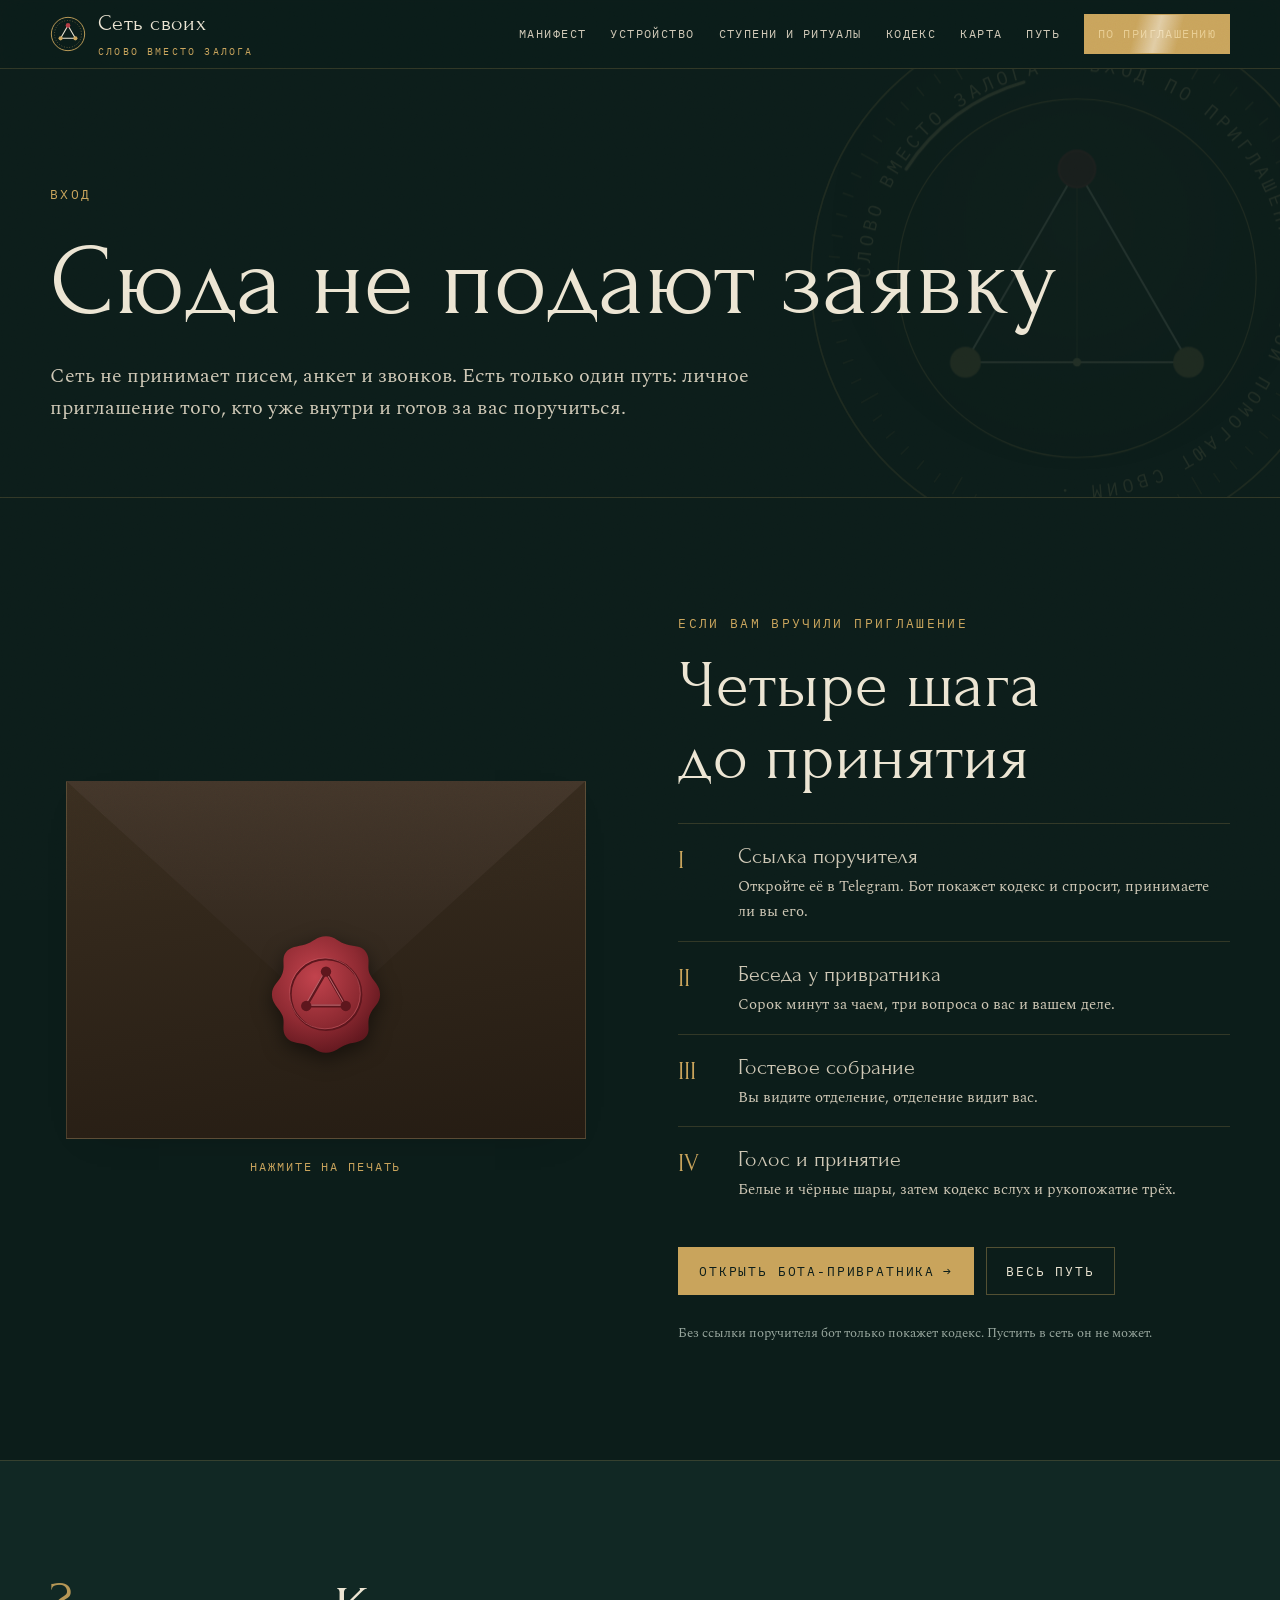
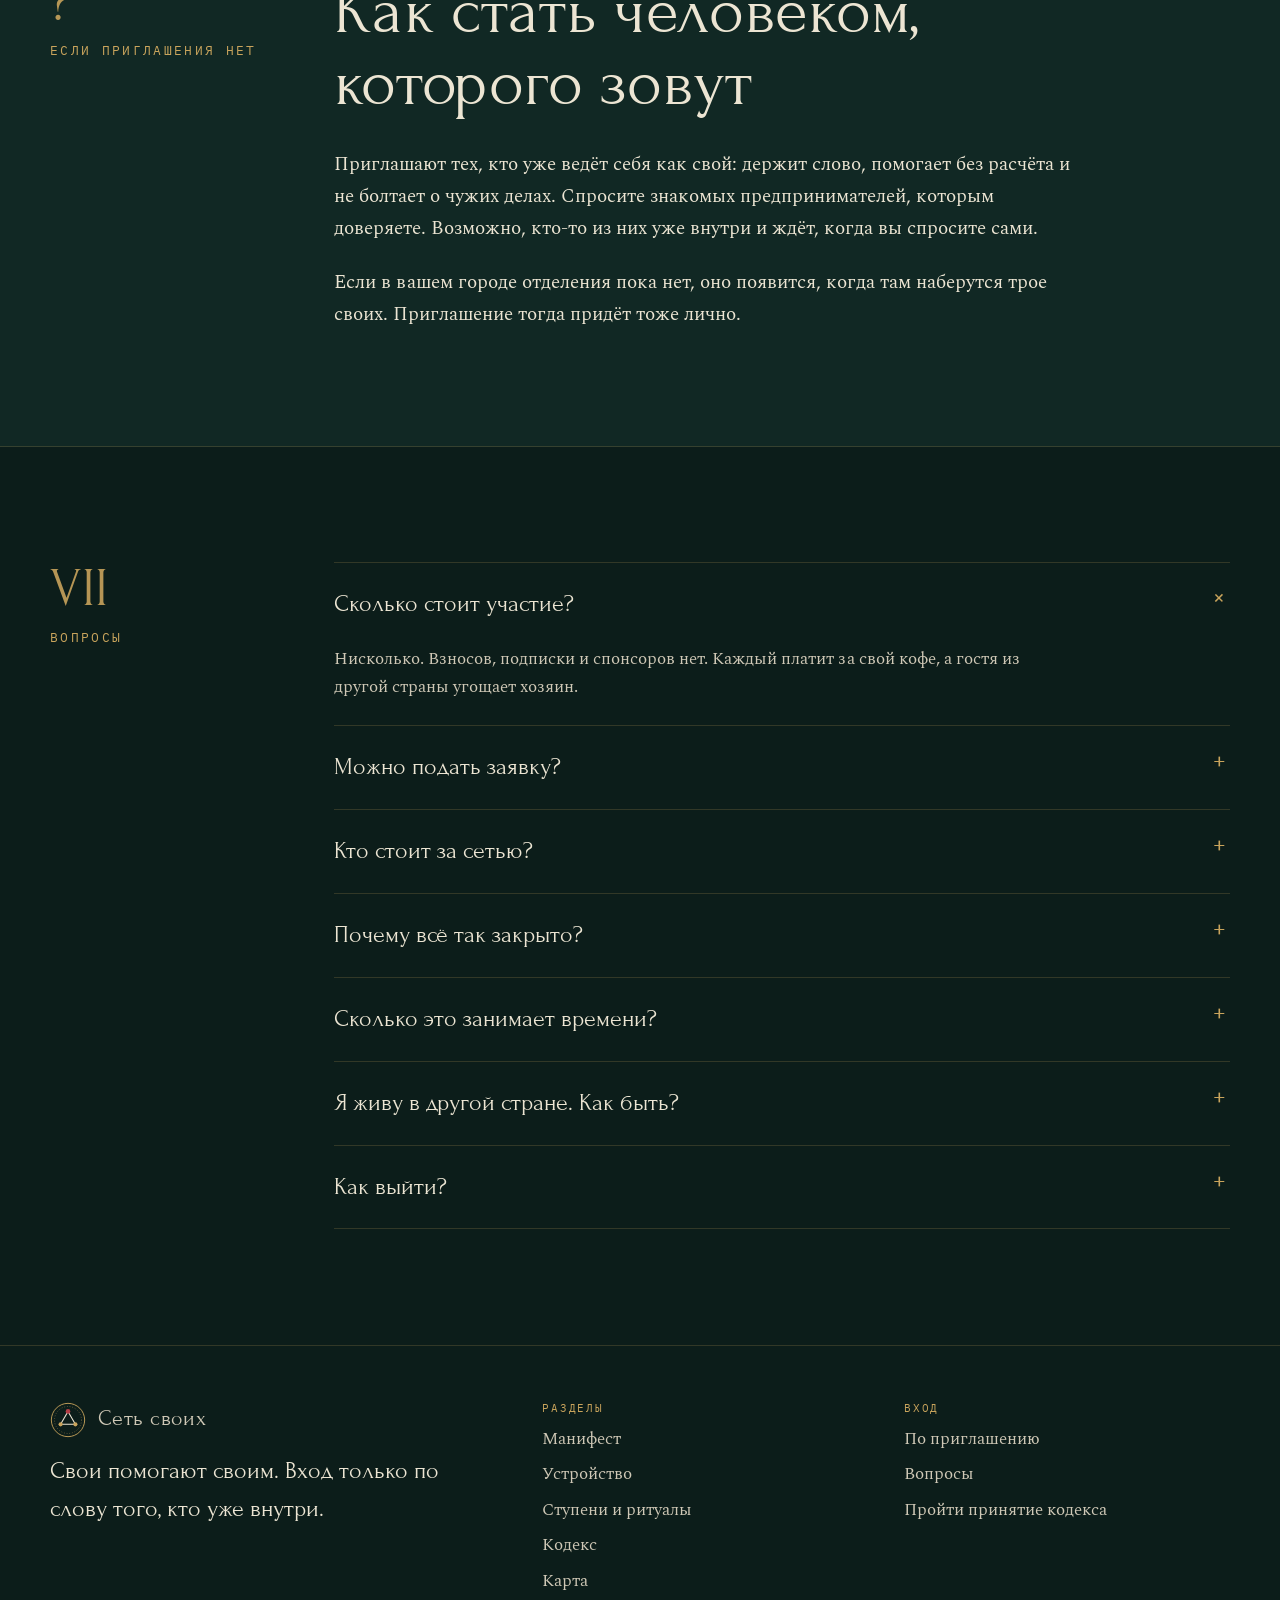
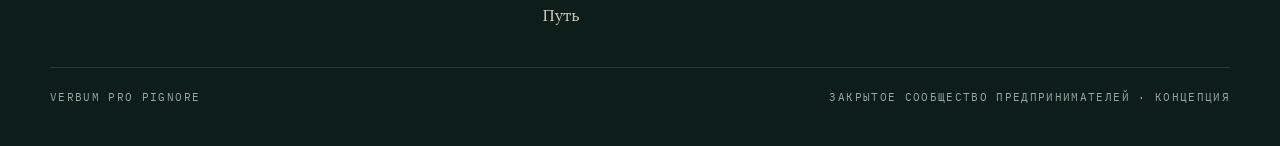
<file: invite.html>
<!doctype html>
<html lang="ru">
<head>
<meta charset="utf-8">
<meta name="viewport" content="width=device-width, initial-scale=1, viewport-fit=cover">
<title>Вход по приглашению · Сеть своих</title>
<meta name="claude:viewport-fit-sides" content="cover">
<meta name="description" content="Как попасть в Сеть своих: только по личному приглашению поручителя. Четыре шага до принятия и ответы на частые вопросы.">
<meta name="robots" content="noindex, nofollow">
<meta name="theme-color" content="#0C1D1A">
<meta property="og:title" content="Вход по приглашению · Сеть своих">
<meta property="og:description" content="Как попасть в Сеть своих: только по личному приглашению поручителя. Четыре шага до принятия и ответы на частые вопросы.">
<link rel="icon" href="assets/favicon.svg" type="image/svg+xml">
<link rel="preconnect" href="https://fonts.googleapis.com">
<link rel="preconnect" href="https://fonts.gstatic.com" crossorigin>
<link rel="stylesheet" href="https://fonts.googleapis.com/css2?family=Forum&family=IBM+Plex+Mono:wght@400;500&family=Spectral:ital,wght@0,300;0,400;0,600;1,400&display=swap">
<link rel="stylesheet" href="assets/style.css">
</head>
<body>
<a class="skip" href="#main">К содержанию</a>
<header class="site-head gut"><div class="wrap">
  <a class="brand" href="index.html"><svg viewBox="0 0 40 40" aria-hidden="true"><circle cx="20" cy="20" r="18.5" fill="none" stroke="var(--brass)" stroke-width="1"/><circle cx="20" cy="20" r="15" fill="none" stroke="var(--brass)" stroke-width=".5" stroke-dasharray="1 2"/><path d="M20 10.5 11.8 24.8h16.4Z" fill="none" stroke="var(--paper)" stroke-width="1.2" stroke-linejoin="round"/><circle cx="20" cy="10.5" r="2.6" fill="var(--seal-hi)"/><circle cx="11.8" cy="24.8" r="2.3" fill="var(--brass)"/><circle cx="28.2" cy="24.8" r="2.3" fill="var(--brass)"/></svg><span>Сеть своих<small>Слово вместо залога</small></span></a>
  <button class="menu-btn" type="button" aria-expanded="false" aria-controls="nav">Меню</button>
  <nav class="nav" id="nav" aria-label="Разделы"><a href="index.html">Манифест</a><a href="how.html">Устройство</a><a href="degrees.html">Ступени и ритуалы</a><a href="code.html">Кодекс</a><a href="world.html">Карта</a><a href="path.html">Путь</a><a class="btn btn-brass" href="invite.html" aria-current="page">По приглашению</a></nav>
</div></header>
<main id="main">
<section class="page-head gut"><div class="bg-seal" aria-hidden="true"><svg class="seal" viewBox="0 0 400 400" role="img" aria-label="Печать сети: три точки в круге и девиз «Слово вместо залога»">
<defs><path id="rt" d="M200,200 m-148,0 a148,148 0 1,1 296,0 a148,148 0 1,1 -296,0"/>
<radialGradient id="sg" cx="50%" cy="40%" r="60%"><stop offset="0" stop-color="var(--brass-hi)" stop-opacity=".16"/><stop offset="1" stop-color="var(--brass)" stop-opacity="0"/></radialGradient></defs>
<circle cx="200" cy="200" r="190" fill="url(#sg)"/>
<circle class="draw" cx="200" cy="200" r="190" fill="none" stroke="var(--brass)" stroke-width="1.2"/>
<g stroke="var(--brass)" stroke-width="1" opacity=".55"><line x1="378.0" y1="200.0" x2="364.0" y2="200.0"/><line x1="377.3" y1="215.5" x2="369.4" y2="214.8"/><line x1="375.3" y1="230.9" x2="367.4" y2="229.5"/><line x1="371.9" y1="246.1" x2="364.2" y2="244.0"/><line x1="367.3" y1="260.9" x2="359.7" y2="258.1"/><line x1="361.3" y1="275.2" x2="354.1" y2="271.8"/><line x1="354.2" y1="289.0" x2="342.0" y2="282.0"/><line x1="345.8" y1="302.1" x2="339.3" y2="297.5"/><line x1="336.4" y1="314.4" x2="330.2" y2="309.3"/><line x1="325.9" y1="325.9" x2="320.2" y2="320.2"/><line x1="314.4" y1="336.4" x2="309.3" y2="330.2"/><line x1="302.1" y1="345.8" x2="297.5" y2="339.3"/><line x1="289.0" y1="354.2" x2="282.0" y2="342.0"/><line x1="275.2" y1="361.3" x2="271.8" y2="354.1"/><line x1="260.9" y1="367.3" x2="258.1" y2="359.7"/><line x1="246.1" y1="371.9" x2="244.0" y2="364.2"/><line x1="230.9" y1="375.3" x2="229.5" y2="367.4"/><line x1="215.5" y1="377.3" x2="214.8" y2="369.4"/><line x1="200.0" y1="378.0" x2="200.0" y2="364.0"/><line x1="184.5" y1="377.3" x2="185.2" y2="369.4"/><line x1="169.1" y1="375.3" x2="170.5" y2="367.4"/><line x1="153.9" y1="371.9" x2="156.0" y2="364.2"/><line x1="139.1" y1="367.3" x2="141.9" y2="359.7"/><line x1="124.8" y1="361.3" x2="128.2" y2="354.1"/><line x1="111.0" y1="354.2" x2="118.0" y2="342.0"/><line x1="97.9" y1="345.8" x2="102.5" y2="339.3"/><line x1="85.6" y1="336.4" x2="90.7" y2="330.2"/><line x1="74.1" y1="325.9" x2="79.8" y2="320.2"/><line x1="63.6" y1="314.4" x2="69.8" y2="309.3"/><line x1="54.2" y1="302.1" x2="60.7" y2="297.5"/><line x1="45.8" y1="289.0" x2="58.0" y2="282.0"/><line x1="38.7" y1="275.2" x2="45.9" y2="271.8"/><line x1="32.7" y1="260.9" x2="40.3" y2="258.1"/><line x1="28.1" y1="246.1" x2="35.8" y2="244.0"/><line x1="24.7" y1="230.9" x2="32.6" y2="229.5"/><line x1="22.7" y1="215.5" x2="30.6" y2="214.8"/><line x1="22.0" y1="200.0" x2="36.0" y2="200.0"/><line x1="22.7" y1="184.5" x2="30.6" y2="185.2"/><line x1="24.7" y1="169.1" x2="32.6" y2="170.5"/><line x1="28.1" y1="153.9" x2="35.8" y2="156.0"/><line x1="32.7" y1="139.1" x2="40.3" y2="141.9"/><line x1="38.7" y1="124.8" x2="45.9" y2="128.2"/><line x1="45.8" y1="111.0" x2="58.0" y2="118.0"/><line x1="54.2" y1="97.9" x2="60.7" y2="102.5"/><line x1="63.6" y1="85.6" x2="69.8" y2="90.7"/><line x1="74.1" y1="74.1" x2="79.8" y2="79.8"/><line x1="85.6" y1="63.6" x2="90.7" y2="69.8"/><line x1="97.9" y1="54.2" x2="102.5" y2="60.7"/><line x1="111.0" y1="45.8" x2="118.0" y2="58.0"/><line x1="124.8" y1="38.7" x2="128.2" y2="45.9"/><line x1="139.1" y1="32.7" x2="141.9" y2="40.3"/><line x1="153.9" y1="28.1" x2="156.0" y2="35.8"/><line x1="169.1" y1="24.7" x2="170.5" y2="32.6"/><line x1="184.5" y1="22.7" x2="185.2" y2="30.6"/><line x1="200.0" y1="22.0" x2="200.0" y2="36.0"/><line x1="215.5" y1="22.7" x2="214.8" y2="30.6"/><line x1="230.9" y1="24.7" x2="229.5" y2="32.6"/><line x1="246.1" y1="28.1" x2="244.0" y2="35.8"/><line x1="260.9" y1="32.7" x2="258.1" y2="40.3"/><line x1="275.2" y1="38.7" x2="271.8" y2="45.9"/><line x1="289.0" y1="45.8" x2="282.0" y2="58.0"/><line x1="302.1" y1="54.2" x2="297.5" y2="60.7"/><line x1="314.4" y1="63.6" x2="309.3" y2="69.8"/><line x1="325.9" y1="74.1" x2="320.2" y2="79.8"/><line x1="336.4" y1="85.6" x2="330.2" y2="90.7"/><line x1="345.8" y1="97.9" x2="339.3" y2="102.5"/><line x1="354.2" y1="111.0" x2="342.0" y2="118.0"/><line x1="361.3" y1="124.8" x2="354.1" y2="128.2"/><line x1="367.3" y1="139.1" x2="359.7" y2="141.9"/><line x1="371.9" y1="153.9" x2="364.2" y2="156.0"/><line x1="375.3" y1="169.1" x2="367.4" y2="170.5"/><line x1="377.3" y1="184.5" x2="369.4" y2="185.2"/></g>
<circle class="draw d2" cx="200" cy="200" r="128" fill="none" stroke="var(--brass)" stroke-width=".8"/>
<g class="ring-text"><text font-family="var(--f-mono)" font-size="13.2" letter-spacing="3.1" fill="var(--brass-hi)"><textPath href="#rt">СЛОВО ВМЕСТО ЗАЛОГА · ВХОД ПО ПРИГЛАШЕНИЮ · СВОИ ПОМОГАЮТ СВОИМ · </textPath></text></g>
<path class="draw d3" d="M200.0 122.0 L120.3 260.0 L279.7 260.0 Z" fill="none" stroke="var(--paper)" stroke-width="1.4" stroke-linejoin="round"/>
<path class="draw d3" d="M200.0 122.0 L200 260.0 M120.3 260.0 L200 260.0 M279.7 260.0 L200 260.0" fill="none" stroke="var(--brass)" stroke-width=".6" opacity=".6"/>
<g style="transform-box:fill-box;transform-origin:center" class="node n1"><circle cx="200.0" cy="122.0" r="13" fill="var(--seal)"/><circle cx="200.0" cy="122.0" r="13" fill="none" stroke="var(--seal-hi)" stroke-width="1.5"/></g>
<g style="transform-box:fill-box;transform-origin:center" class="node n2"><circle cx="120.3" cy="260.0" r="11" fill="var(--brass)"/></g>
<g style="transform-box:fill-box;transform-origin:center" class="node n3"><circle cx="279.7" cy="260.0" r="11" fill="var(--brass)"/></g>
<circle cx="200" cy="260.0" r="3" fill="var(--brass-hi)"/>
<path class="glint" d="M78 122 A148 148 0 0 1 162 60" fill="none" stroke="var(--brass-hi)" stroke-width="2.4" stroke-linecap="round"/>
</svg></div><div class="wrap">
  <span class="eyebrow">Вход</span><h1>Сюда не подают заявку</h1><p class="lede">Сеть не принимает писем, анкет и звонков. Есть только один путь: личное приглашение того, кто уже внутри и готов за вас поручиться.</p>
</div></section>

<section class="sec gut"><div class="wrap invite">
  <div>
    <div class="env" id="env">
      <div class="back"></div>
      <div class="letter"><h4>Вас приглашают к своим</h4>
        <p>Этот конверт вам передали из рук в руки. Значит, кто-то готов отвечать за вас своим словом.</p>
        <p>Откройте ссылку, которую дал поручитель, прочитайте кодекс и решите, готовы ли вы его держать. Привратник свяжется с вами в течение недели.</p>
        <span class="sig">Слово вместо залога · Сеть своих</span></div>
      <div class="flap"></div><div class="front"></div>
      <button class="wax" type="button" aria-label="Сломать печать и открыть письмо"><svg viewBox="0 0 120 120" aria-hidden="true"><defs><radialGradient id="wx" cx="40%" cy="35%" r="70%"><stop offset="0" stop-color="#C2434D"/><stop offset=".6" stop-color="#8E2A32"/><stop offset="1" stop-color="#5E161D"/></radialGradient></defs>
<path d="M60 4c9 0 12 6 20 8s15 1 19 8 0 13 3 20 10 11 10 20-7 12-10 20 1 14-3 20-12 6-19 8-11 8-20 8-12-6-20-8-15-1-19-8 0-13-3-20S8 69 8 60s7-12 10-20-1-14 3-20 12-6 19-8S51 4 60 4Z" fill="url(#wx)"/>
<circle cx="60" cy="60" r="34" fill="none" stroke="#5E161D" stroke-width="2"/><circle cx="60" cy="60" r="34" fill="none" stroke="#D86A72" stroke-width=".8" opacity=".6" transform="translate(-1 -1)"/>
<path d="M60 38 41 71h38Z" fill="none" stroke="#5E161D" stroke-width="3" stroke-linejoin="round"/><path d="M60 38 41 71h38Z" fill="none" stroke="#E0858C" stroke-width="1" stroke-linejoin="round" opacity=".7" transform="translate(-.8 -.8)"/>
<circle cx="60" cy="38" r="5" fill="#5E161D"/><circle cx="41" cy="71" r="5" fill="#5E161D"/><circle cx="79" cy="71" r="5" fill="#5E161D"/></svg></button>
    </div>
    <p class="env-cta">Нажмите на печать</p>
  </div>
  <div class="stack" style="gap:28px">
    <div class="stack"><span class="eyebrow">Если вам вручили приглашение</span><h2>Четыре шага до принятия</h2></div>
    <ol class="how-in">
      <li><span><b>Ссылка поручителя</b><span>Откройте её в Telegram. Бот покажет кодекс и спросит, принимаете ли вы его.</span></span></li>
      <li><span><b>Беседа у привратника</b><span>Сорок минут за чаем, три вопроса о вас и вашем деле.</span></span></li>
      <li><span><b>Гостевое собрание</b><span>Вы видите отделение, отделение видит вас.</span></span></li>
      <li><span><b>Голос и принятие</b><span>Белые и чёрные шары, затем кодекс вслух и рукопожатие трёх.</span></span></li>
    </ol>
    <div class="row"><a class="btn btn-brass" href="https://t.me/your_bot" rel="noopener">Открыть бота-привратника <span class="arr">→</span></a><a class="btn" href="path.html">Весь путь</a></div>
    <p class="small mute">Без ссылки поручителя бот только покажет кодекс. Пустить в сеть он не может.</p>
  </div>
</div></section>

<section class="sec gut band"><div class="wrap marg">
  <div class="side"><span class="roman">?</span><span class="eyebrow">Если приглашения нет</span></div>
  <div class="stack" style="gap:28px">
    <h2 class="rv">Как стать человеком, которого зовут</h2>
    <div class="prose rv">
      <p>Приглашают тех, кто уже ведёт себя как свой: держит слово, помогает без расчёта и не болтает о чужих делах. Спросите знакомых предпринимателей, которым доверяете. Возможно, кто-то из них уже внутри и ждёт, когда вы спросите сами.</p>
      <p>Если в вашем городе отделения пока нет, оно появится, когда там наберутся трое своих. Приглашение тогда придёт тоже лично.</p>
    </div>
  </div>
</div></section>

<section class="sec gut" id="faq"><div class="wrap marg">
  <div class="side"><span class="roman">VII</span><span class="eyebrow">Вопросы</span></div>
  <div><details class="qa" open><summary>Сколько стоит участие?</summary><div><p>Нисколько. Взносов, подписки и спонсоров нет. Каждый платит за свой кофе, а гостя из другой страны угощает хозяин.</p></div></details><details class="qa"><summary>Можно подать заявку?</summary><div><p>Нет. Сеть не принимает заявок и писем. Единственный путь — личное приглашение того, кто уже внутри и готов за вас поручиться.</p></div></details><details class="qa"><summary>Кто стоит за сетью?</summary><div><p>Совет основателей из предпринимателей, которые начали первое отделение. Имён сеть не публикует, как и имён участников.</p></div></details><details class="qa"><summary>Почему всё так закрыто?</summary><div><p>Потому что доверие держится на малом числе людей, которые знают друг друга. Закрытость здесь означает сдержанность, как в старых клубах: мы не обсуждаем, кто состоит, и не выносим сказанное. Правила сети открыты на этом сайте.</p></div></details><details class="qa"><summary>Сколько это занимает времени?</summary><div><p>Один вечер в месяц на круг, раз в квартал собрание отделения и несколько минут в неделю на стол просьб.</p></div></details><details class="qa"><summary>Я живу в другой стране. Как быть?</summary><div><p>Если в вашем городе есть отделение, приглашение даст кто-то из своих там. Если нет, сеть приходит в новые города, когда в них появляются трое своих.</p></div></details><details class="qa"><summary>Как выйти?</summary><div><p>Просто сказать хранителю или выйти из чата. Объяснять ничего не нужно. Слово о конфиденциальности остаётся в силе.</p></div></details></div>
</div></section>
</main>
<footer class="site-foot gut"><div class="wrap">
  <div><a class="brand" href="index.html"><svg viewBox="0 0 40 40" aria-hidden="true"><circle cx="20" cy="20" r="18.5" fill="none" stroke="var(--brass)" stroke-width="1"/><circle cx="20" cy="20" r="15" fill="none" stroke="var(--brass)" stroke-width=".5" stroke-dasharray="1 2"/><path d="M20 10.5 11.8 24.8h16.4Z" fill="none" stroke="var(--paper)" stroke-width="1.2" stroke-linejoin="round"/><circle cx="20" cy="10.5" r="2.6" fill="var(--seal-hi)"/><circle cx="11.8" cy="24.8" r="2.3" fill="var(--brass)"/><circle cx="28.2" cy="24.8" r="2.3" fill="var(--brass)"/></svg><span>Сеть своих</span></a>
    <p class="motto-line">Свои помогают своим. Вход только по слову того, кто уже внутри.</p></div>
  <div><h4>Разделы</h4><ul><li><a href="index.html">Манифест</a></li><li><a href="how.html">Устройство</a></li><li><a href="degrees.html">Ступени и ритуалы</a></li><li><a href="code.html">Кодекс</a></li><li><a href="world.html">Карта</a></li><li><a href="path.html">Путь</a></li></ul></div>
  <div><h4>Вход</h4><ul><li><a href="invite.html">По приглашению</a></li><li><a href="invite.html#faq">Вопросы</a></li><li><a href="code.html#oath">Пройти принятие кодекса</a></li></ul></div>
  <div class="base"><span>Verbum pro pignore</span><span>Закрытое сообщество предпринимателей · концепция</span></div>
</div></footer>
<script src="assets/site.js"></script>
</body>
</html>
</file>
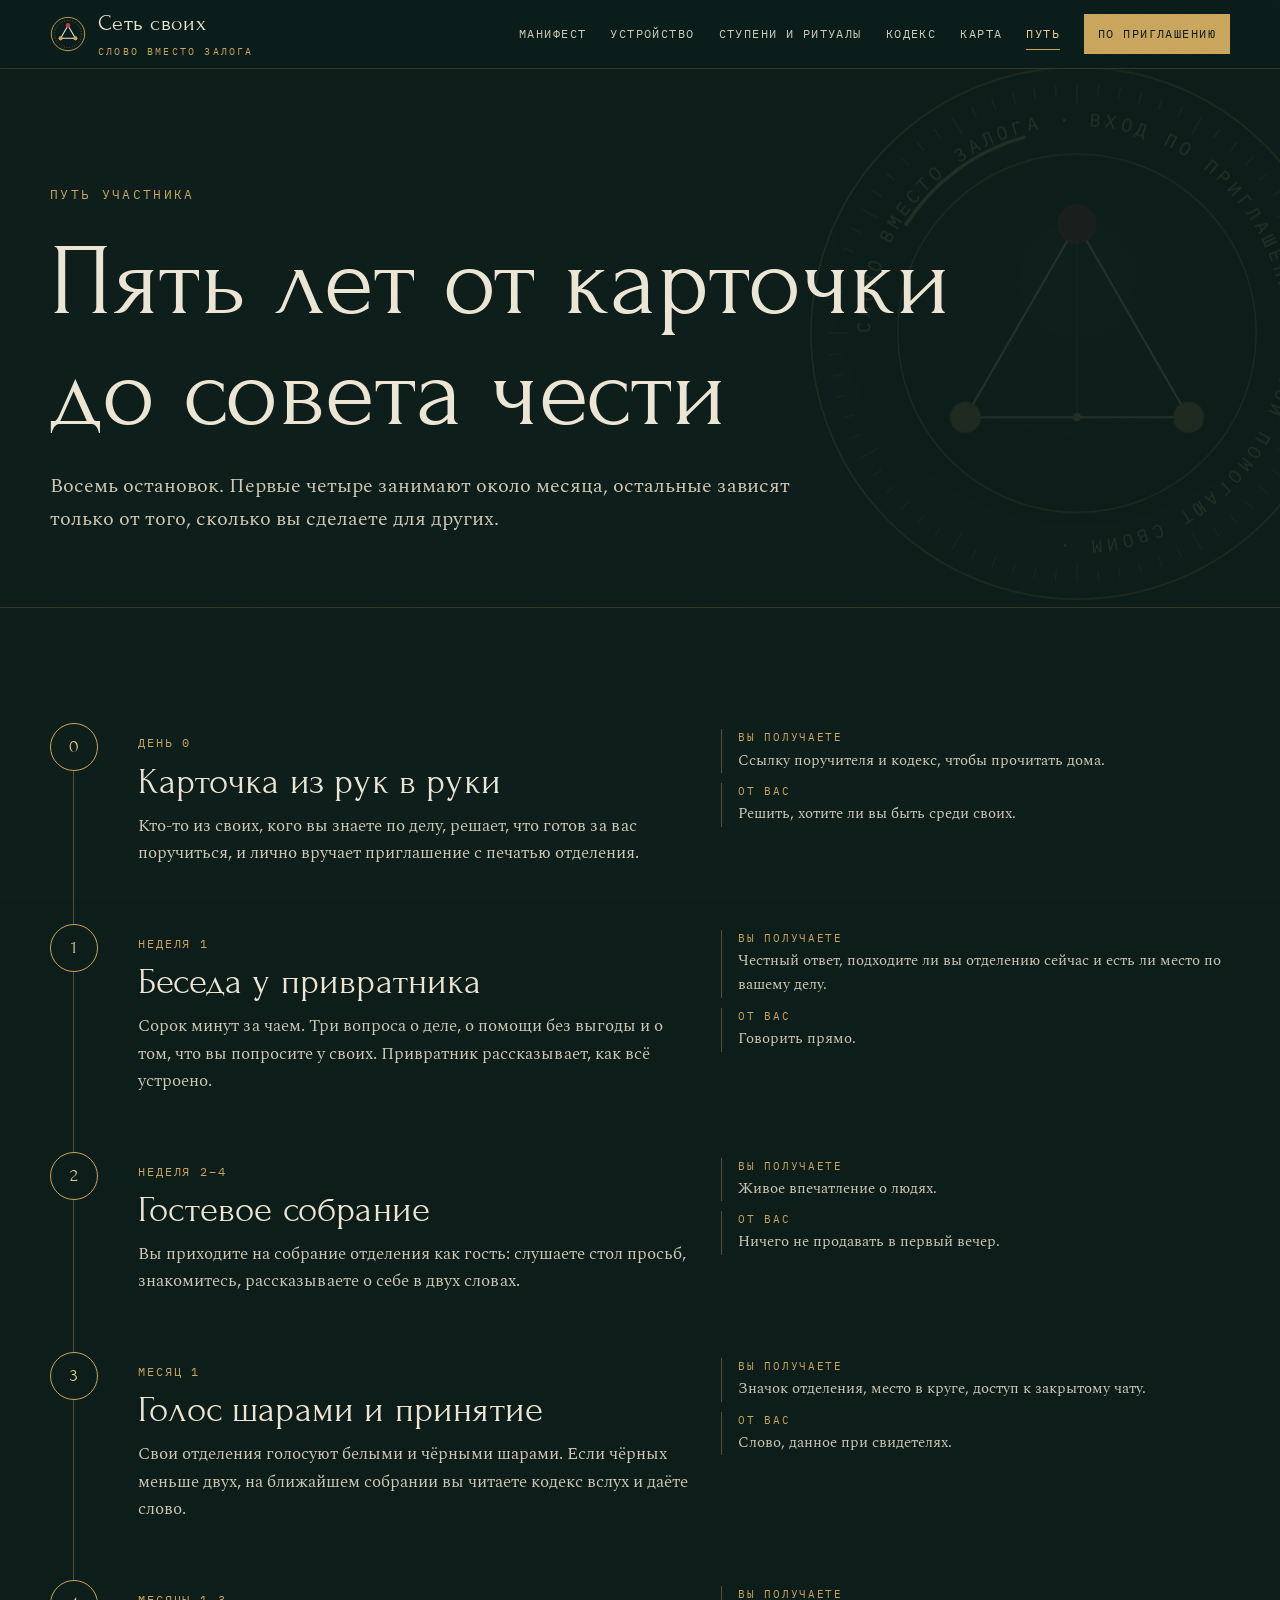
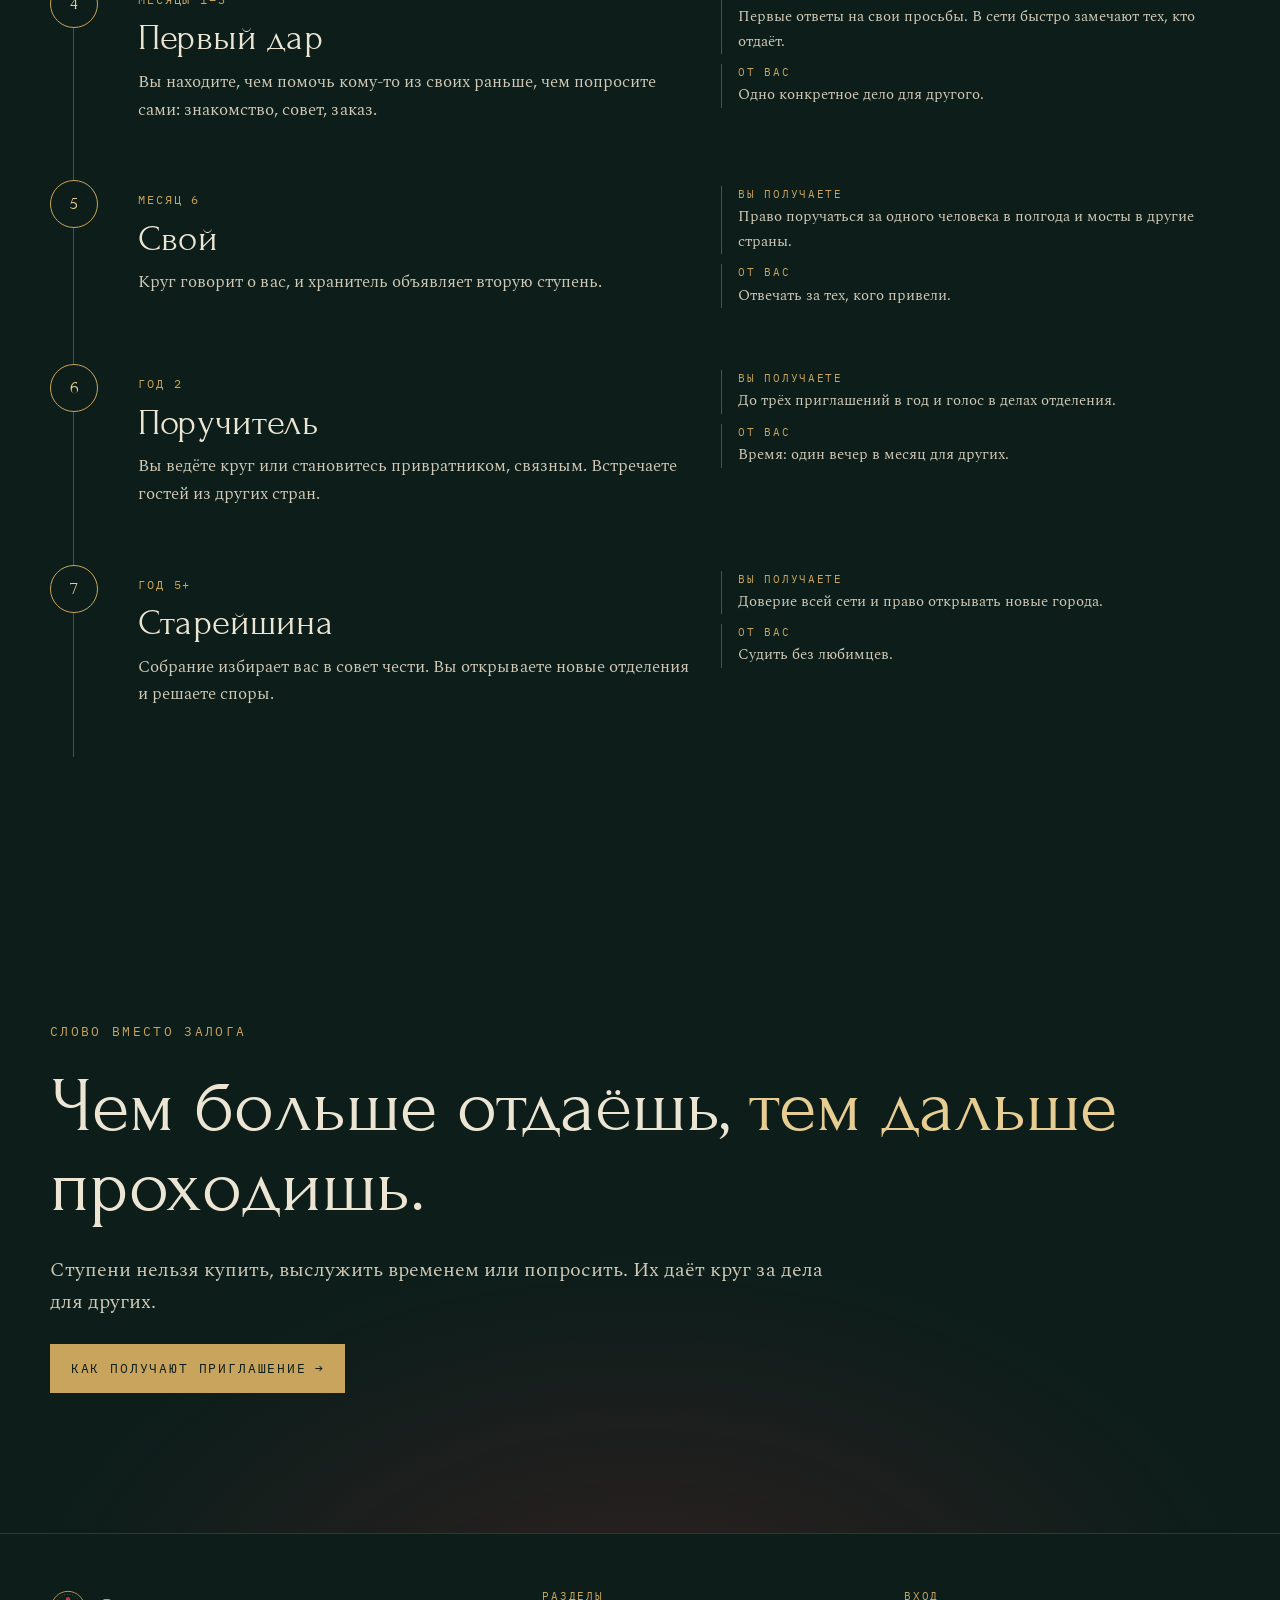
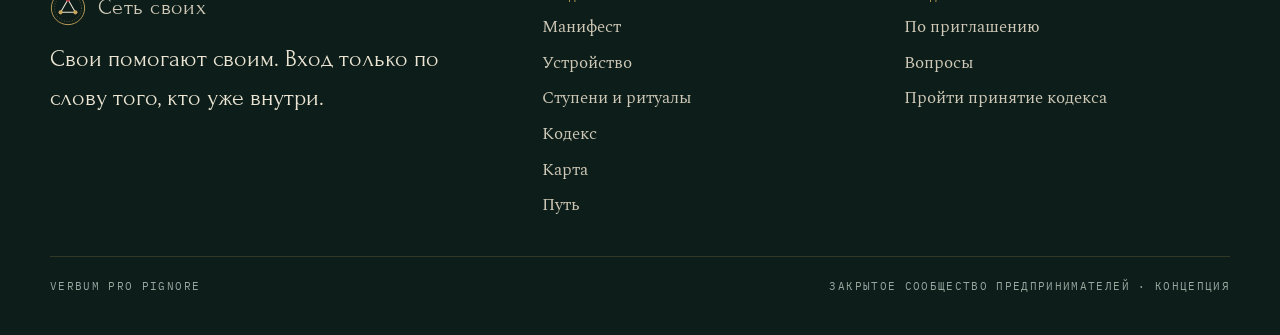
<file: path.html>
<!doctype html>
<html lang="ru">
<head>
<meta charset="utf-8">
<meta name="viewport" content="width=device-width, initial-scale=1, viewport-fit=cover">
<title>Путь участника · Сеть своих</title>
<meta name="claude:viewport-fit-sides" content="cover">
<meta name="description" content="Путь участника Сети своих: приглашение, беседа, гостевое собрание, голос шарами, первый дар и ступени до старейшины.">
<meta name="robots" content="noindex, nofollow">
<meta name="theme-color" content="#0C1D1A">
<meta property="og:title" content="Путь участника · Сеть своих">
<meta property="og:description" content="Путь участника Сети своих: приглашение, беседа, гостевое собрание, голос шарами, первый дар и ступени до старейшины.">
<link rel="icon" href="assets/favicon.svg" type="image/svg+xml">
<link rel="preconnect" href="https://fonts.googleapis.com">
<link rel="preconnect" href="https://fonts.gstatic.com" crossorigin>
<link rel="stylesheet" href="https://fonts.googleapis.com/css2?family=Forum&family=IBM+Plex+Mono:wght@400;500&family=Spectral:ital,wght@0,300;0,400;0,600;1,400&display=swap">
<link rel="stylesheet" href="assets/style.css">
</head>
<body>
<a class="skip" href="#main">К содержанию</a>
<header class="site-head gut"><div class="wrap">
  <a class="brand" href="index.html"><svg viewBox="0 0 40 40" aria-hidden="true"><circle cx="20" cy="20" r="18.5" fill="none" stroke="var(--brass)" stroke-width="1"/><circle cx="20" cy="20" r="15" fill="none" stroke="var(--brass)" stroke-width=".5" stroke-dasharray="1 2"/><path d="M20 10.5 11.8 24.8h16.4Z" fill="none" stroke="var(--paper)" stroke-width="1.2" stroke-linejoin="round"/><circle cx="20" cy="10.5" r="2.6" fill="var(--seal-hi)"/><circle cx="11.8" cy="24.8" r="2.3" fill="var(--brass)"/><circle cx="28.2" cy="24.8" r="2.3" fill="var(--brass)"/></svg><span>Сеть своих<small>Слово вместо залога</small></span></a>
  <button class="menu-btn" type="button" aria-expanded="false" aria-controls="nav">Меню</button>
  <nav class="nav" id="nav" aria-label="Разделы"><a href="index.html">Манифест</a><a href="how.html">Устройство</a><a href="degrees.html">Ступени и ритуалы</a><a href="code.html">Кодекс</a><a href="world.html">Карта</a><a href="path.html" aria-current="page">Путь</a><a class="btn btn-brass" href="invite.html">По приглашению</a></nav>
</div></header>
<main id="main">
<section class="page-head gut"><div class="bg-seal" aria-hidden="true"><svg class="seal" viewBox="0 0 400 400" role="img" aria-label="Печать сети: три точки в круге и девиз «Слово вместо залога»">
<defs><path id="rt" d="M200,200 m-148,0 a148,148 0 1,1 296,0 a148,148 0 1,1 -296,0"/>
<radialGradient id="sg" cx="50%" cy="40%" r="60%"><stop offset="0" stop-color="var(--brass-hi)" stop-opacity=".16"/><stop offset="1" stop-color="var(--brass)" stop-opacity="0"/></radialGradient></defs>
<circle cx="200" cy="200" r="190" fill="url(#sg)"/>
<circle class="draw" cx="200" cy="200" r="190" fill="none" stroke="var(--brass)" stroke-width="1.2"/>
<g stroke="var(--brass)" stroke-width="1" opacity=".55"><line x1="378.0" y1="200.0" x2="364.0" y2="200.0"/><line x1="377.3" y1="215.5" x2="369.4" y2="214.8"/><line x1="375.3" y1="230.9" x2="367.4" y2="229.5"/><line x1="371.9" y1="246.1" x2="364.2" y2="244.0"/><line x1="367.3" y1="260.9" x2="359.7" y2="258.1"/><line x1="361.3" y1="275.2" x2="354.1" y2="271.8"/><line x1="354.2" y1="289.0" x2="342.0" y2="282.0"/><line x1="345.8" y1="302.1" x2="339.3" y2="297.5"/><line x1="336.4" y1="314.4" x2="330.2" y2="309.3"/><line x1="325.9" y1="325.9" x2="320.2" y2="320.2"/><line x1="314.4" y1="336.4" x2="309.3" y2="330.2"/><line x1="302.1" y1="345.8" x2="297.5" y2="339.3"/><line x1="289.0" y1="354.2" x2="282.0" y2="342.0"/><line x1="275.2" y1="361.3" x2="271.8" y2="354.1"/><line x1="260.9" y1="367.3" x2="258.1" y2="359.7"/><line x1="246.1" y1="371.9" x2="244.0" y2="364.2"/><line x1="230.9" y1="375.3" x2="229.5" y2="367.4"/><line x1="215.5" y1="377.3" x2="214.8" y2="369.4"/><line x1="200.0" y1="378.0" x2="200.0" y2="364.0"/><line x1="184.5" y1="377.3" x2="185.2" y2="369.4"/><line x1="169.1" y1="375.3" x2="170.5" y2="367.4"/><line x1="153.9" y1="371.9" x2="156.0" y2="364.2"/><line x1="139.1" y1="367.3" x2="141.9" y2="359.7"/><line x1="124.8" y1="361.3" x2="128.2" y2="354.1"/><line x1="111.0" y1="354.2" x2="118.0" y2="342.0"/><line x1="97.9" y1="345.8" x2="102.5" y2="339.3"/><line x1="85.6" y1="336.4" x2="90.7" y2="330.2"/><line x1="74.1" y1="325.9" x2="79.8" y2="320.2"/><line x1="63.6" y1="314.4" x2="69.8" y2="309.3"/><line x1="54.2" y1="302.1" x2="60.7" y2="297.5"/><line x1="45.8" y1="289.0" x2="58.0" y2="282.0"/><line x1="38.7" y1="275.2" x2="45.9" y2="271.8"/><line x1="32.7" y1="260.9" x2="40.3" y2="258.1"/><line x1="28.1" y1="246.1" x2="35.8" y2="244.0"/><line x1="24.7" y1="230.9" x2="32.6" y2="229.5"/><line x1="22.7" y1="215.5" x2="30.6" y2="214.8"/><line x1="22.0" y1="200.0" x2="36.0" y2="200.0"/><line x1="22.7" y1="184.5" x2="30.6" y2="185.2"/><line x1="24.7" y1="169.1" x2="32.6" y2="170.5"/><line x1="28.1" y1="153.9" x2="35.8" y2="156.0"/><line x1="32.7" y1="139.1" x2="40.3" y2="141.9"/><line x1="38.7" y1="124.8" x2="45.9" y2="128.2"/><line x1="45.8" y1="111.0" x2="58.0" y2="118.0"/><line x1="54.2" y1="97.9" x2="60.7" y2="102.5"/><line x1="63.6" y1="85.6" x2="69.8" y2="90.7"/><line x1="74.1" y1="74.1" x2="79.8" y2="79.8"/><line x1="85.6" y1="63.6" x2="90.7" y2="69.8"/><line x1="97.9" y1="54.2" x2="102.5" y2="60.7"/><line x1="111.0" y1="45.8" x2="118.0" y2="58.0"/><line x1="124.8" y1="38.7" x2="128.2" y2="45.9"/><line x1="139.1" y1="32.7" x2="141.9" y2="40.3"/><line x1="153.9" y1="28.1" x2="156.0" y2="35.8"/><line x1="169.1" y1="24.7" x2="170.5" y2="32.6"/><line x1="184.5" y1="22.7" x2="185.2" y2="30.6"/><line x1="200.0" y1="22.0" x2="200.0" y2="36.0"/><line x1="215.5" y1="22.7" x2="214.8" y2="30.6"/><line x1="230.9" y1="24.7" x2="229.5" y2="32.6"/><line x1="246.1" y1="28.1" x2="244.0" y2="35.8"/><line x1="260.9" y1="32.7" x2="258.1" y2="40.3"/><line x1="275.2" y1="38.7" x2="271.8" y2="45.9"/><line x1="289.0" y1="45.8" x2="282.0" y2="58.0"/><line x1="302.1" y1="54.2" x2="297.5" y2="60.7"/><line x1="314.4" y1="63.6" x2="309.3" y2="69.8"/><line x1="325.9" y1="74.1" x2="320.2" y2="79.8"/><line x1="336.4" y1="85.6" x2="330.2" y2="90.7"/><line x1="345.8" y1="97.9" x2="339.3" y2="102.5"/><line x1="354.2" y1="111.0" x2="342.0" y2="118.0"/><line x1="361.3" y1="124.8" x2="354.1" y2="128.2"/><line x1="367.3" y1="139.1" x2="359.7" y2="141.9"/><line x1="371.9" y1="153.9" x2="364.2" y2="156.0"/><line x1="375.3" y1="169.1" x2="367.4" y2="170.5"/><line x1="377.3" y1="184.5" x2="369.4" y2="185.2"/></g>
<circle class="draw d2" cx="200" cy="200" r="128" fill="none" stroke="var(--brass)" stroke-width=".8"/>
<g class="ring-text"><text font-family="var(--f-mono)" font-size="13.2" letter-spacing="3.1" fill="var(--brass-hi)"><textPath href="#rt">СЛОВО ВМЕСТО ЗАЛОГА · ВХОД ПО ПРИГЛАШЕНИЮ · СВОИ ПОМОГАЮТ СВОИМ · </textPath></text></g>
<path class="draw d3" d="M200.0 122.0 L120.3 260.0 L279.7 260.0 Z" fill="none" stroke="var(--paper)" stroke-width="1.4" stroke-linejoin="round"/>
<path class="draw d3" d="M200.0 122.0 L200 260.0 M120.3 260.0 L200 260.0 M279.7 260.0 L200 260.0" fill="none" stroke="var(--brass)" stroke-width=".6" opacity=".6"/>
<g style="transform-box:fill-box;transform-origin:center" class="node n1"><circle cx="200.0" cy="122.0" r="13" fill="var(--seal)"/><circle cx="200.0" cy="122.0" r="13" fill="none" stroke="var(--seal-hi)" stroke-width="1.5"/></g>
<g style="transform-box:fill-box;transform-origin:center" class="node n2"><circle cx="120.3" cy="260.0" r="11" fill="var(--brass)"/></g>
<g style="transform-box:fill-box;transform-origin:center" class="node n3"><circle cx="279.7" cy="260.0" r="11" fill="var(--brass)"/></g>
<circle cx="200" cy="260.0" r="3" fill="var(--brass-hi)"/>
<path class="glint" d="M78 122 A148 148 0 0 1 162 60" fill="none" stroke="var(--brass-hi)" stroke-width="2.4" stroke-linecap="round"/>
</svg></div><div class="wrap">
  <span class="eyebrow">Путь участника</span><h1>Пять лет от карточки до совета чести</h1><p class="lede">Восемь остановок. Первые четыре занимают около месяца, остальные зависят только от того, сколько вы сделаете для других.</p>
</div></section>

<section class="sec gut"><div class="wrap"><div class="path"><span class="fill" aria-hidden="true"></span><div class="step"><span class="pin">0</span><div class="body"><div class="main"><span class="when">День 0</span><h3>Карточка из рук в руки</h3><p>Кто-то из своих, кого вы знаете по делу, решает, что готов за вас поручиться, и лично вручает приглашение с печатью отделения.</p></div>
<div class="gets"><div><b>Вы получаете</b>Ссылку поручителя и кодекс, чтобы прочитать дома.</div><div><b>От вас</b>Решить, хотите ли вы быть среди своих.</div></div></div></div><div class="step"><span class="pin">1</span><div class="body"><div class="main"><span class="when">Неделя 1</span><h3>Беседа у привратника</h3><p>Сорок минут за чаем. Три вопроса о деле, о помощи без выгоды и о том, что вы попросите у своих. Привратник рассказывает, как всё устроено.</p></div>
<div class="gets"><div><b>Вы получаете</b>Честный ответ, подходите ли вы отделению сейчас и есть ли место по вашему делу.</div><div><b>От вас</b>Говорить прямо.</div></div></div></div><div class="step"><span class="pin">2</span><div class="body"><div class="main"><span class="when">Неделя 2–4</span><h3>Гостевое собрание</h3><p>Вы приходите на собрание отделения как гость: слушаете стол просьб, знакомитесь, рассказываете о себе в двух словах.</p></div>
<div class="gets"><div><b>Вы получаете</b>Живое впечатление о людях.</div><div><b>От вас</b>Ничего не продавать в первый вечер.</div></div></div></div><div class="step"><span class="pin">3</span><div class="body"><div class="main"><span class="when">Месяц 1</span><h3>Голос шарами и принятие</h3><p>Свои отделения голосуют белыми и чёрными шарами. Если чёрных меньше двух, на ближайшем собрании вы читаете кодекс вслух и даёте слово.</p></div>
<div class="gets"><div><b>Вы получаете</b>Значок отделения, место в круге, доступ к закрытому чату.</div><div><b>От вас</b>Слово, данное при свидетелях.</div></div></div></div><div class="step"><span class="pin">4</span><div class="body"><div class="main"><span class="when">Месяцы 1–3</span><h3>Первый дар</h3><p>Вы находите, чем помочь кому-то из своих раньше, чем попросите сами: знакомство, совет, заказ.</p></div>
<div class="gets"><div><b>Вы получаете</b>Первые ответы на свои просьбы. В сети быстро замечают тех, кто отдаёт.</div><div><b>От вас</b>Одно конкретное дело для другого.</div></div></div></div><div class="step"><span class="pin">5</span><div class="body"><div class="main"><span class="when">Месяц 6</span><h3>Свой</h3><p>Круг говорит о вас, и хранитель объявляет вторую ступень.</p></div>
<div class="gets"><div><b>Вы получаете</b>Право поручаться за одного человека в полгода и мосты в другие страны.</div><div><b>От вас</b>Отвечать за тех, кого привели.</div></div></div></div><div class="step"><span class="pin">6</span><div class="body"><div class="main"><span class="when">Год 2</span><h3>Поручитель</h3><p>Вы ведёте круг или становитесь привратником, связным. Встречаете гостей из других стран.</p></div>
<div class="gets"><div><b>Вы получаете</b>До трёх приглашений в год и голос в делах отделения.</div><div><b>От вас</b>Время: один вечер в месяц для других.</div></div></div></div><div class="step"><span class="pin">7</span><div class="body"><div class="main"><span class="when">Год 5+</span><h3>Старейшина</h3><p>Собрание избирает вас в совет чести. Вы открываете новые отделения и решаете споры.</p></div>
<div class="gets"><div><b>Вы получаете</b>Доверие всей сети и право открывать новые города.</div><div><b>От вас</b>Судить без любимцев.</div></div></div></div></div></div></section>

<section class="motto gut"><div class="wrap rv">
  <span class="eyebrow">Слово вместо залога</span>
  <blockquote>Чем больше отдаёшь, <span>тем дальше</span> проходишь.</blockquote>
  <p class="lede">Ступени нельзя купить, выслужить временем или попросить. Их даёт круг за дела для других.</p>
  <a class="btn btn-brass" href="invite.html">Как получают приглашение <span class="arr">→</span></a>
</div></section>
</main>
<footer class="site-foot gut"><div class="wrap">
  <div><a class="brand" href="index.html"><svg viewBox="0 0 40 40" aria-hidden="true"><circle cx="20" cy="20" r="18.5" fill="none" stroke="var(--brass)" stroke-width="1"/><circle cx="20" cy="20" r="15" fill="none" stroke="var(--brass)" stroke-width=".5" stroke-dasharray="1 2"/><path d="M20 10.5 11.8 24.8h16.4Z" fill="none" stroke="var(--paper)" stroke-width="1.2" stroke-linejoin="round"/><circle cx="20" cy="10.5" r="2.6" fill="var(--seal-hi)"/><circle cx="11.8" cy="24.8" r="2.3" fill="var(--brass)"/><circle cx="28.2" cy="24.8" r="2.3" fill="var(--brass)"/></svg><span>Сеть своих</span></a>
    <p class="motto-line">Свои помогают своим. Вход только по слову того, кто уже внутри.</p></div>
  <div><h4>Разделы</h4><ul><li><a href="index.html">Манифест</a></li><li><a href="how.html">Устройство</a></li><li><a href="degrees.html">Ступени и ритуалы</a></li><li><a href="code.html">Кодекс</a></li><li><a href="world.html">Карта</a></li><li><a href="path.html">Путь</a></li></ul></div>
  <div><h4>Вход</h4><ul><li><a href="invite.html">По приглашению</a></li><li><a href="invite.html#faq">Вопросы</a></li><li><a href="code.html#oath">Пройти принятие кодекса</a></li></ul></div>
  <div class="base"><span>Verbum pro pignore</span><span>Закрытое сообщество предпринимателей · концепция</span></div>
</div></footer>
<script src="assets/site.js"></script>
</body>
</html>
</file>
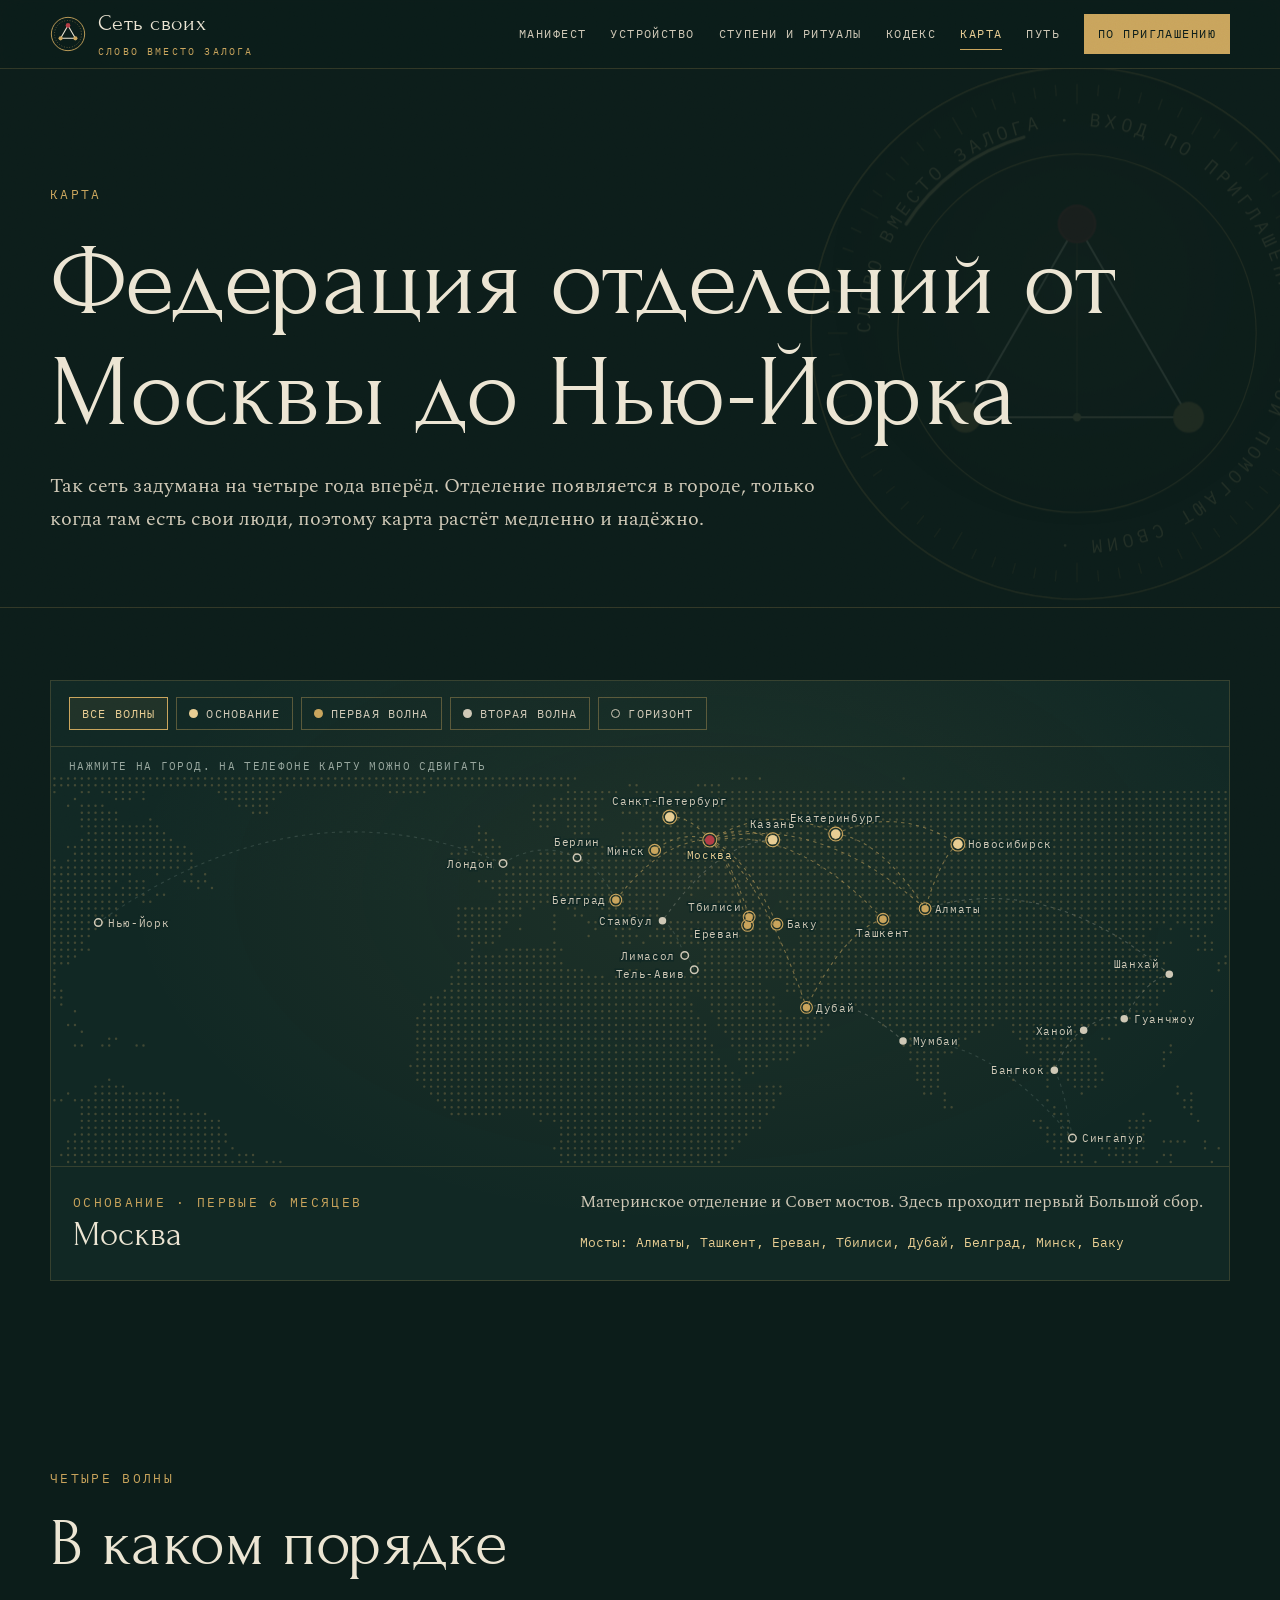
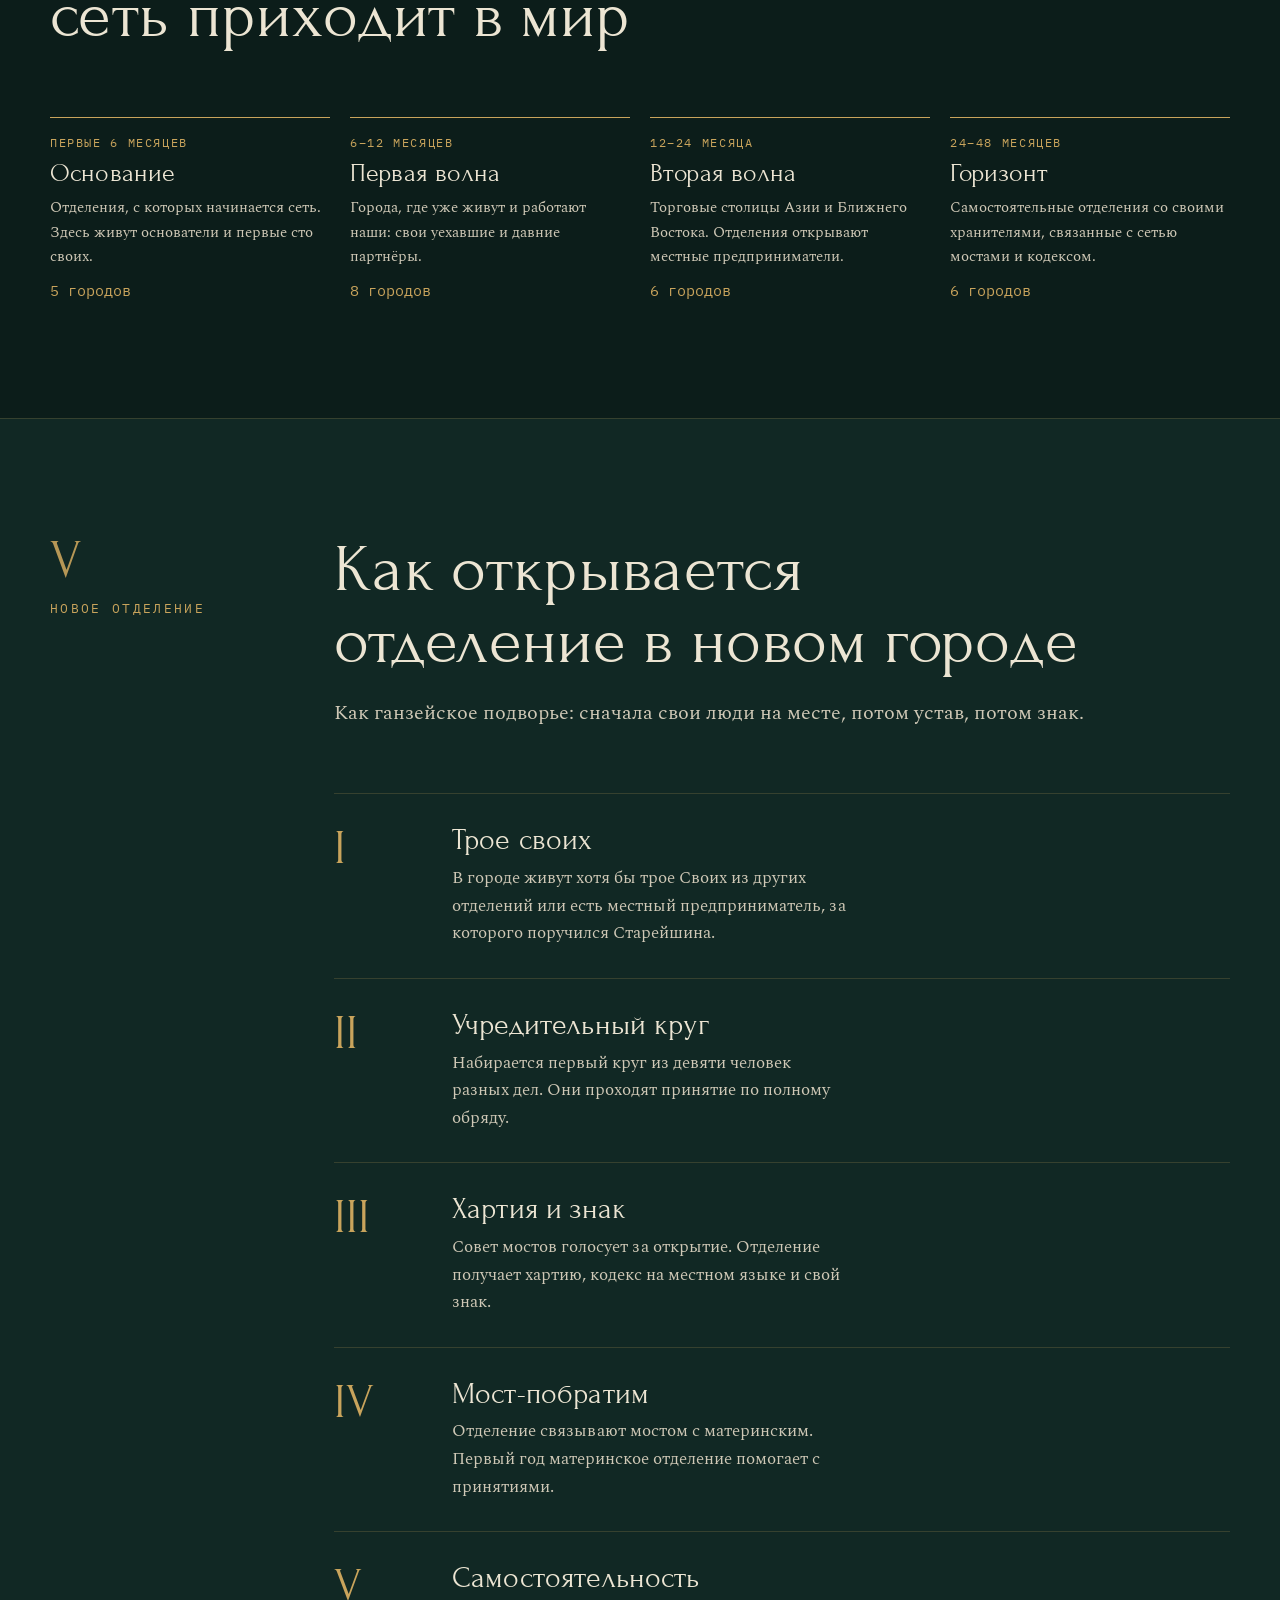
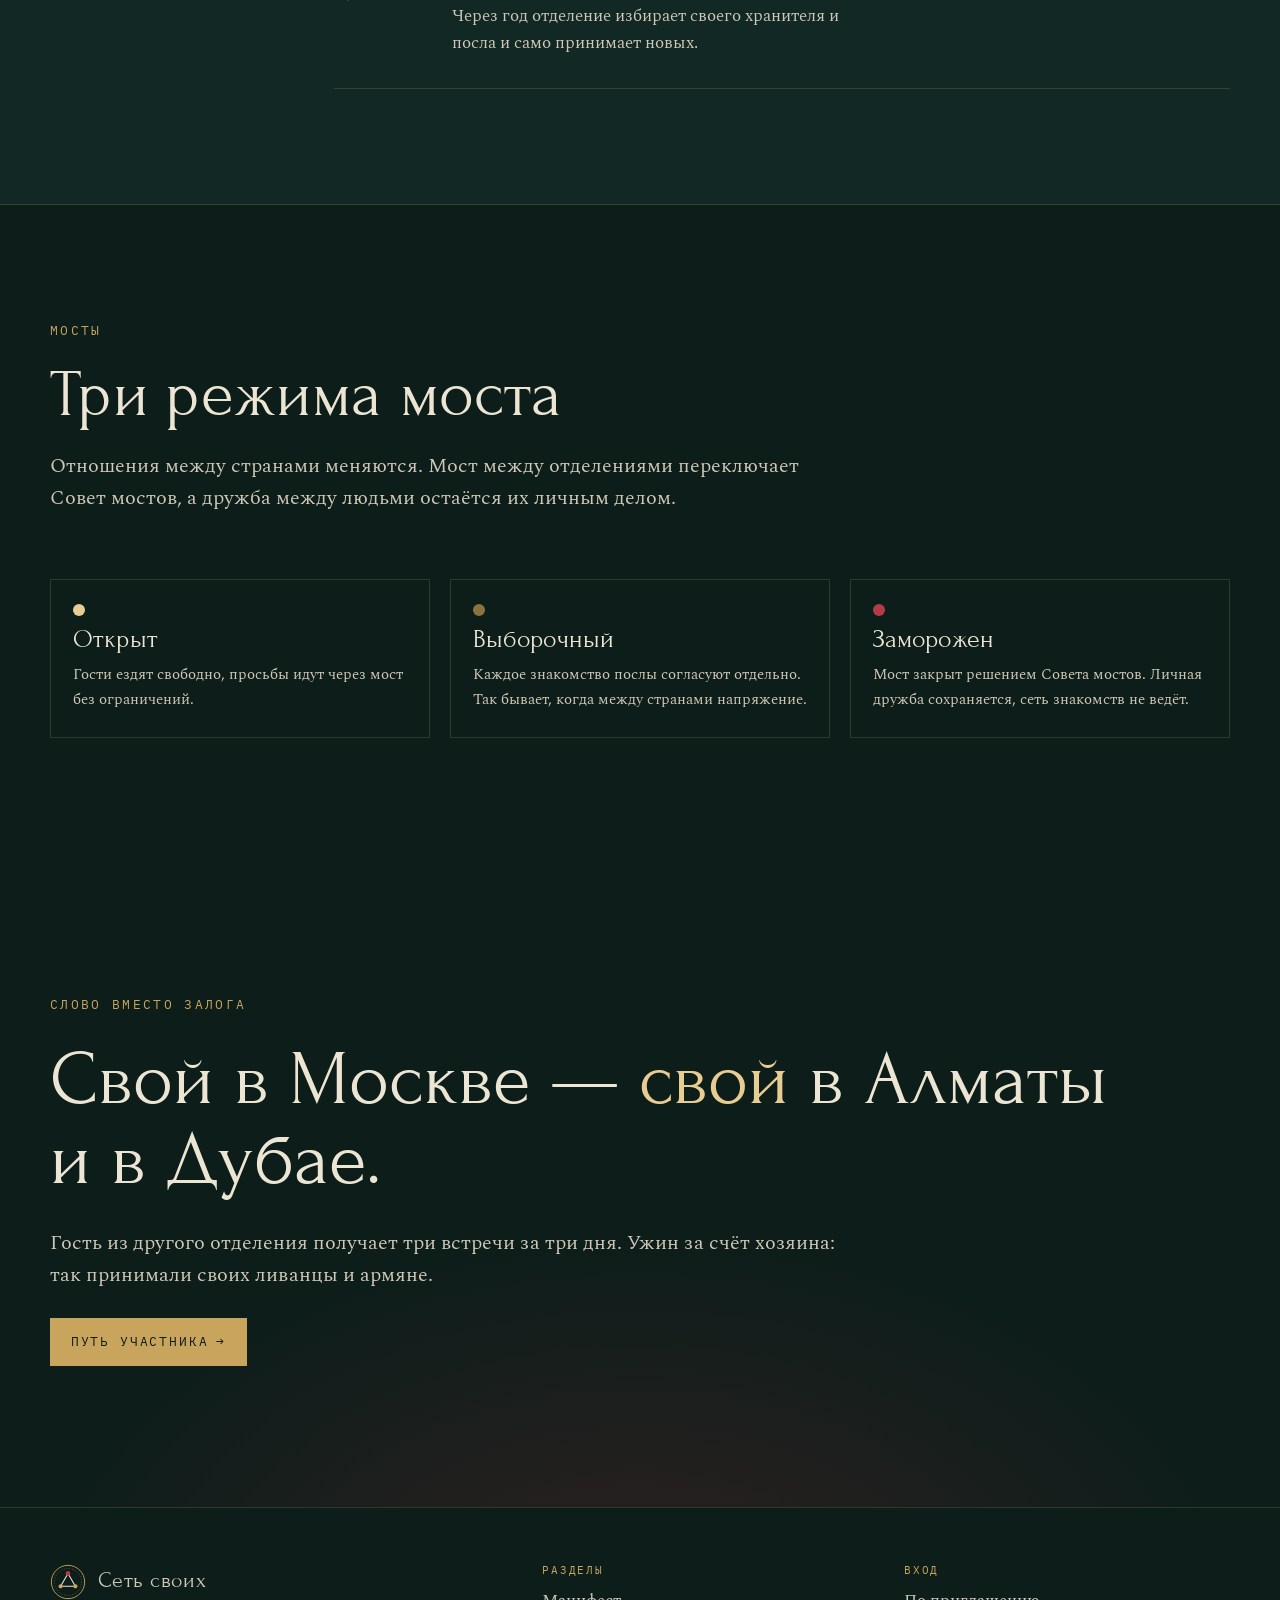
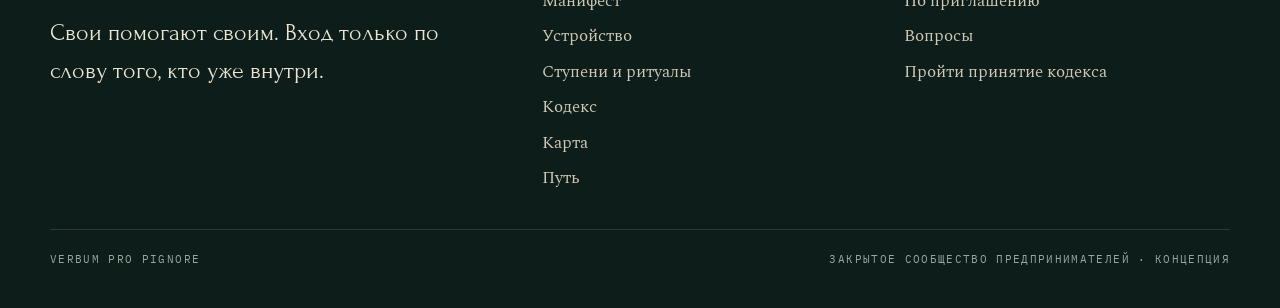
<file: world.html>
<!doctype html>
<html lang="ru">
<head>
<meta charset="utf-8">
<meta name="viewport" content="width=device-width, initial-scale=1, viewport-fit=cover">
<title>Карта · Сеть своих</title>
<meta name="claude:viewport-fit-sides" content="cover">
<meta name="description" content="Интерактивная карта задуманных отделений Сети своих: 25 городов в четырёх волнах, мосты между странами и правила открытия нового отделения.">
<meta name="robots" content="noindex, nofollow">
<meta name="theme-color" content="#0C1D1A">
<meta property="og:title" content="Карта · Сеть своих">
<meta property="og:description" content="Интерактивная карта задуманных отделений Сети своих: 25 городов в четырёх волнах, мосты между странами и правила открытия нового отделения.">
<link rel="icon" href="assets/favicon.svg" type="image/svg+xml">
<link rel="preconnect" href="https://fonts.googleapis.com">
<link rel="preconnect" href="https://fonts.gstatic.com" crossorigin>
<link rel="stylesheet" href="https://fonts.googleapis.com/css2?family=Forum&family=IBM+Plex+Mono:wght@400;500&family=Spectral:ital,wght@0,300;0,400;0,600;1,400&display=swap">
<link rel="stylesheet" href="assets/style.css">
</head>
<body>
<a class="skip" href="#main">К содержанию</a>
<header class="site-head gut"><div class="wrap">
  <a class="brand" href="index.html"><svg viewBox="0 0 40 40" aria-hidden="true"><circle cx="20" cy="20" r="18.5" fill="none" stroke="var(--brass)" stroke-width="1"/><circle cx="20" cy="20" r="15" fill="none" stroke="var(--brass)" stroke-width=".5" stroke-dasharray="1 2"/><path d="M20 10.5 11.8 24.8h16.4Z" fill="none" stroke="var(--paper)" stroke-width="1.2" stroke-linejoin="round"/><circle cx="20" cy="10.5" r="2.6" fill="var(--seal-hi)"/><circle cx="11.8" cy="24.8" r="2.3" fill="var(--brass)"/><circle cx="28.2" cy="24.8" r="2.3" fill="var(--brass)"/></svg><span>Сеть своих<small>Слово вместо залога</small></span></a>
  <button class="menu-btn" type="button" aria-expanded="false" aria-controls="nav">Меню</button>
  <nav class="nav" id="nav" aria-label="Разделы"><a href="index.html">Манифест</a><a href="how.html">Устройство</a><a href="degrees.html">Ступени и ритуалы</a><a href="code.html">Кодекс</a><a href="world.html" aria-current="page">Карта</a><a href="path.html">Путь</a><a class="btn btn-brass" href="invite.html">По приглашению</a></nav>
</div></header>
<main id="main">
<section class="page-head gut"><div class="bg-seal" aria-hidden="true"><svg class="seal" viewBox="0 0 400 400" role="img" aria-label="Печать сети: три точки в круге и девиз «Слово вместо залога»">
<defs><path id="rt" d="M200,200 m-148,0 a148,148 0 1,1 296,0 a148,148 0 1,1 -296,0"/>
<radialGradient id="sg" cx="50%" cy="40%" r="60%"><stop offset="0" stop-color="var(--brass-hi)" stop-opacity=".16"/><stop offset="1" stop-color="var(--brass)" stop-opacity="0"/></radialGradient></defs>
<circle cx="200" cy="200" r="190" fill="url(#sg)"/>
<circle class="draw" cx="200" cy="200" r="190" fill="none" stroke="var(--brass)" stroke-width="1.2"/>
<g stroke="var(--brass)" stroke-width="1" opacity=".55"><line x1="378.0" y1="200.0" x2="364.0" y2="200.0"/><line x1="377.3" y1="215.5" x2="369.4" y2="214.8"/><line x1="375.3" y1="230.9" x2="367.4" y2="229.5"/><line x1="371.9" y1="246.1" x2="364.2" y2="244.0"/><line x1="367.3" y1="260.9" x2="359.7" y2="258.1"/><line x1="361.3" y1="275.2" x2="354.1" y2="271.8"/><line x1="354.2" y1="289.0" x2="342.0" y2="282.0"/><line x1="345.8" y1="302.1" x2="339.3" y2="297.5"/><line x1="336.4" y1="314.4" x2="330.2" y2="309.3"/><line x1="325.9" y1="325.9" x2="320.2" y2="320.2"/><line x1="314.4" y1="336.4" x2="309.3" y2="330.2"/><line x1="302.1" y1="345.8" x2="297.5" y2="339.3"/><line x1="289.0" y1="354.2" x2="282.0" y2="342.0"/><line x1="275.2" y1="361.3" x2="271.8" y2="354.1"/><line x1="260.9" y1="367.3" x2="258.1" y2="359.7"/><line x1="246.1" y1="371.9" x2="244.0" y2="364.2"/><line x1="230.9" y1="375.3" x2="229.5" y2="367.4"/><line x1="215.5" y1="377.3" x2="214.8" y2="369.4"/><line x1="200.0" y1="378.0" x2="200.0" y2="364.0"/><line x1="184.5" y1="377.3" x2="185.2" y2="369.4"/><line x1="169.1" y1="375.3" x2="170.5" y2="367.4"/><line x1="153.9" y1="371.9" x2="156.0" y2="364.2"/><line x1="139.1" y1="367.3" x2="141.9" y2="359.7"/><line x1="124.8" y1="361.3" x2="128.2" y2="354.1"/><line x1="111.0" y1="354.2" x2="118.0" y2="342.0"/><line x1="97.9" y1="345.8" x2="102.5" y2="339.3"/><line x1="85.6" y1="336.4" x2="90.7" y2="330.2"/><line x1="74.1" y1="325.9" x2="79.8" y2="320.2"/><line x1="63.6" y1="314.4" x2="69.8" y2="309.3"/><line x1="54.2" y1="302.1" x2="60.7" y2="297.5"/><line x1="45.8" y1="289.0" x2="58.0" y2="282.0"/><line x1="38.7" y1="275.2" x2="45.9" y2="271.8"/><line x1="32.7" y1="260.9" x2="40.3" y2="258.1"/><line x1="28.1" y1="246.1" x2="35.8" y2="244.0"/><line x1="24.7" y1="230.9" x2="32.6" y2="229.5"/><line x1="22.7" y1="215.5" x2="30.6" y2="214.8"/><line x1="22.0" y1="200.0" x2="36.0" y2="200.0"/><line x1="22.7" y1="184.5" x2="30.6" y2="185.2"/><line x1="24.7" y1="169.1" x2="32.6" y2="170.5"/><line x1="28.1" y1="153.9" x2="35.8" y2="156.0"/><line x1="32.7" y1="139.1" x2="40.3" y2="141.9"/><line x1="38.7" y1="124.8" x2="45.9" y2="128.2"/><line x1="45.8" y1="111.0" x2="58.0" y2="118.0"/><line x1="54.2" y1="97.9" x2="60.7" y2="102.5"/><line x1="63.6" y1="85.6" x2="69.8" y2="90.7"/><line x1="74.1" y1="74.1" x2="79.8" y2="79.8"/><line x1="85.6" y1="63.6" x2="90.7" y2="69.8"/><line x1="97.9" y1="54.2" x2="102.5" y2="60.7"/><line x1="111.0" y1="45.8" x2="118.0" y2="58.0"/><line x1="124.8" y1="38.7" x2="128.2" y2="45.9"/><line x1="139.1" y1="32.7" x2="141.9" y2="40.3"/><line x1="153.9" y1="28.1" x2="156.0" y2="35.8"/><line x1="169.1" y1="24.7" x2="170.5" y2="32.6"/><line x1="184.5" y1="22.7" x2="185.2" y2="30.6"/><line x1="200.0" y1="22.0" x2="200.0" y2="36.0"/><line x1="215.5" y1="22.7" x2="214.8" y2="30.6"/><line x1="230.9" y1="24.7" x2="229.5" y2="32.6"/><line x1="246.1" y1="28.1" x2="244.0" y2="35.8"/><line x1="260.9" y1="32.7" x2="258.1" y2="40.3"/><line x1="275.2" y1="38.7" x2="271.8" y2="45.9"/><line x1="289.0" y1="45.8" x2="282.0" y2="58.0"/><line x1="302.1" y1="54.2" x2="297.5" y2="60.7"/><line x1="314.4" y1="63.6" x2="309.3" y2="69.8"/><line x1="325.9" y1="74.1" x2="320.2" y2="79.8"/><line x1="336.4" y1="85.6" x2="330.2" y2="90.7"/><line x1="345.8" y1="97.9" x2="339.3" y2="102.5"/><line x1="354.2" y1="111.0" x2="342.0" y2="118.0"/><line x1="361.3" y1="124.8" x2="354.1" y2="128.2"/><line x1="367.3" y1="139.1" x2="359.7" y2="141.9"/><line x1="371.9" y1="153.9" x2="364.2" y2="156.0"/><line x1="375.3" y1="169.1" x2="367.4" y2="170.5"/><line x1="377.3" y1="184.5" x2="369.4" y2="185.2"/></g>
<circle class="draw d2" cx="200" cy="200" r="128" fill="none" stroke="var(--brass)" stroke-width=".8"/>
<g class="ring-text"><text font-family="var(--f-mono)" font-size="13.2" letter-spacing="3.1" fill="var(--brass-hi)"><textPath href="#rt">СЛОВО ВМЕСТО ЗАЛОГА · ВХОД ПО ПРИГЛАШЕНИЮ · СВОИ ПОМОГАЮТ СВОИМ · </textPath></text></g>
<path class="draw d3" d="M200.0 122.0 L120.3 260.0 L279.7 260.0 Z" fill="none" stroke="var(--paper)" stroke-width="1.4" stroke-linejoin="round"/>
<path class="draw d3" d="M200.0 122.0 L200 260.0 M120.3 260.0 L200 260.0 M279.7 260.0 L200 260.0" fill="none" stroke="var(--brass)" stroke-width=".6" opacity=".6"/>
<g style="transform-box:fill-box;transform-origin:center" class="node n1"><circle cx="200.0" cy="122.0" r="13" fill="var(--seal)"/><circle cx="200.0" cy="122.0" r="13" fill="none" stroke="var(--seal-hi)" stroke-width="1.5"/></g>
<g style="transform-box:fill-box;transform-origin:center" class="node n2"><circle cx="120.3" cy="260.0" r="11" fill="var(--brass)"/></g>
<g style="transform-box:fill-box;transform-origin:center" class="node n3"><circle cx="279.7" cy="260.0" r="11" fill="var(--brass)"/></g>
<circle cx="200" cy="260.0" r="3" fill="var(--brass-hi)"/>
<path class="glint" d="M78 122 A148 148 0 0 1 162 60" fill="none" stroke="var(--brass-hi)" stroke-width="2.4" stroke-linecap="round"/>
</svg></div><div class="wrap">
  <span class="eyebrow">Карта</span><h1>Федерация отделений от Москвы до Нью-Йорка</h1><p class="lede">Так сеть задумана на четыре года вперёд. Отделение появляется в городе, только когда там есть свои люди, поэтому карта растёт медленно и надёжно.</p>
</div></section>

<section class="sec-tight gut"><div class="wrap">
  <div class="map-shell rv">
    <div class="map-bar"><button class="chip" type="button" data-f="all" aria-pressed="true">Все волны</button><button class="chip" type="button" data-f="0" aria-pressed="false"><i style="background:var(--brass-hi)"></i>Основание</button><button class="chip" type="button" data-f="1" aria-pressed="false"><i style="background:var(--brass)"></i>Первая волна</button><button class="chip" type="button" data-f="2" aria-pressed="false"><i style="background:var(--paper-2)"></i>Вторая волна</button><button class="chip" type="button" data-f="3" aria-pressed="false"><i style="background:transparent;border:1px solid var(--paper-2)"></i>Горизонт</button></div>
    <p class="map-hint">Нажмите на город. На телефоне карту можно сдвигать</p>
    <div class="map-scroll"><svg class="map-svg" viewBox="0 0 1100.8 364.8" role="group" aria-label="Карта задуманных отделений и мостов"><path class="land" d="M3.2 3.2h0M9.6 3.2h0M16.0 3.2h0M22.4 3.2h0M28.8 3.2h0M35.2 3.2h0M41.6 3.2h0M48.0 3.2h0M54.4 3.2h0M60.8 3.2h0M67.2 3.2h0M73.6 3.2h0M80.0 3.2h0M86.4 3.2h0M92.8 3.2h0M99.2 3.2h0M105.6 3.2h0M112.0 3.2h0M118.4 3.2h0M124.8 3.2h0M131.2 3.2h0M137.6 3.2h0M144.0 3.2h0M150.4 3.2h0M156.8 3.2h0M163.2 3.2h0M169.6 3.2h0M176.0 3.2h0M182.4 3.2h0M188.8 3.2h0M195.2 3.2h0M201.6 3.2h0M208.0 3.2h0M214.4 3.2h0M220.8 3.2h0M227.2 3.2h0M233.6 3.2h0M240.0 3.2h0M246.4 3.2h0M252.8 3.2h0M259.2 3.2h0M265.6 3.2h0M272.0 3.2h0M278.4 3.2h0M284.8 3.2h0M291.2 3.2h0M297.6 3.2h0M304.0 3.2h0M310.4 3.2h0M316.8 3.2h0M323.2 3.2h0M329.6 3.2h0M336.0 3.2h0M342.4 3.2h0M348.8 3.2h0M355.2 3.2h0M361.6 3.2h0M368.0 3.2h0M374.4 3.2h0M380.8 3.2h0M387.2 3.2h0M393.6 3.2h0M400.0 3.2h0M406.4 3.2h0M412.8 3.2h0M419.2 3.2h0M425.6 3.2h0M432.0 3.2h0M438.4 3.2h0M444.8 3.2h0M451.2 3.2h0M457.6 3.2h0M464.0 3.2h0M470.4 3.2h0M476.8 3.2h0M483.2 3.2h0M489.6 3.2h0M636.8 3.2h0M643.2 3.2h0M649.6 3.2h0M662.4 3.2h0M796.8 3.2h0M3.2 9.6h0M9.6 9.6h0M16.0 9.6h0M22.4 9.6h0M28.8 9.6h0M35.2 9.6h0M41.6 9.6h0M48.0 9.6h0M54.4 9.6h0M60.8 9.6h0M67.2 9.6h0M73.6 9.6h0M80.0 9.6h0M86.4 9.6h0M92.8 9.6h0M99.2 9.6h0M105.6 9.6h0M112.0 9.6h0M118.4 9.6h0M124.8 9.6h0M131.2 9.6h0M137.6 9.6h0M144.0 9.6h0M150.4 9.6h0M156.8 9.6h0M163.2 9.6h0M169.6 9.6h0M176.0 9.6h0M182.4 9.6h0M188.8 9.6h0M195.2 9.6h0M201.6 9.6h0M208.0 9.6h0M214.4 9.6h0M220.8 9.6h0M227.2 9.6h0M233.6 9.6h0M240.0 9.6h0M246.4 9.6h0M252.8 9.6h0M259.2 9.6h0M265.6 9.6h0M272.0 9.6h0M278.4 9.6h0M284.8 9.6h0M291.2 9.6h0M297.6 9.6h0M304.0 9.6h0M310.4 9.6h0M316.8 9.6h0M323.2 9.6h0M329.6 9.6h0M336.0 9.6h0M342.4 9.6h0M348.8 9.6h0M355.2 9.6h0M361.6 9.6h0M368.0 9.6h0M374.4 9.6h0M380.8 9.6h0M387.2 9.6h0M393.6 9.6h0M400.0 9.6h0M406.4 9.6h0M412.8 9.6h0M419.2 9.6h0M425.6 9.6h0M432.0 9.6h0M438.4 9.6h0M444.8 9.6h0M451.2 9.6h0M457.6 9.6h0M464.0 9.6h0M470.4 9.6h0M476.8 9.6h0M483.2 9.6h0M540.8 9.6h0M547.2 9.6h0M604.8 9.6h0M611.2 9.6h0M617.6 9.6h0M624.0 9.6h0M3.2 16.0h0M28.8 16.0h0M35.2 16.0h0M48.0 16.0h0M54.4 16.0h0M60.8 16.0h0M67.2 16.0h0M73.6 16.0h0M80.0 16.0h0M86.4 16.0h0M156.8 16.0h0M163.2 16.0h0M169.6 16.0h0M176.0 16.0h0M182.4 16.0h0M188.8 16.0h0M195.2 16.0h0M201.6 16.0h0M208.0 16.0h0M214.4 16.0h0M316.8 16.0h0M323.2 16.0h0M329.6 16.0h0M336.0 16.0h0M342.4 16.0h0M348.8 16.0h0M483.2 16.0h0M489.6 16.0h0M496.0 16.0h0M502.4 16.0h0M508.8 16.0h0M515.2 16.0h0M521.6 16.0h0M528.0 16.0h0M547.2 16.0h0M553.6 16.0h0M560.0 16.0h0M566.4 16.0h0M572.8 16.0h0M579.2 16.0h0M585.6 16.0h0M592.0 16.0h0M598.4 16.0h0M617.6 16.0h0M624.0 16.0h0M630.4 16.0h0M636.8 16.0h0M643.2 16.0h0M649.6 16.0h0M656.0 16.0h0M662.4 16.0h0M668.8 16.0h0M675.2 16.0h0M681.6 16.0h0M688.0 16.0h0M694.4 16.0h0M700.8 16.0h0M707.2 16.0h0M713.6 16.0h0M720.0 16.0h0M726.4 16.0h0M732.8 16.0h0M739.2 16.0h0M745.6 16.0h0M752.0 16.0h0M758.4 16.0h0M764.8 16.0h0M771.2 16.0h0M777.6 16.0h0M784.0 16.0h0M790.4 16.0h0M796.8 16.0h0M803.2 16.0h0M809.6 16.0h0M816.0 16.0h0M822.4 16.0h0M828.8 16.0h0M835.2 16.0h0M841.6 16.0h0M848.0 16.0h0M854.4 16.0h0M860.8 16.0h0M867.2 16.0h0M873.6 16.0h0M880.0 16.0h0M886.4 16.0h0M892.8 16.0h0M899.2 16.0h0M905.6 16.0h0M912.0 16.0h0M918.4 16.0h0M924.8 16.0h0M931.2 16.0h0M937.6 16.0h0M944.0 16.0h0M950.4 16.0h0M956.8 16.0h0M963.2 16.0h0M969.6 16.0h0M976.0 16.0h0M982.4 16.0h0M988.8 16.0h0M995.2 16.0h0M1001.6 16.0h0M1008.0 16.0h0M1014.4 16.0h0M1020.8 16.0h0M1027.2 16.0h0M1033.6 16.0h0M1040.0 16.0h0M1046.4 16.0h0M1052.8 16.0h0M1059.2 16.0h0M1065.6 16.0h0M1072.0 16.0h0M1078.4 16.0h0M1084.8 16.0h0M1091.2 16.0h0M1097.6 16.0h0M22.4 22.4h0M60.8 22.4h0M67.2 22.4h0M73.6 22.4h0M86.4 22.4h0M163.2 22.4h0M169.6 22.4h0M176.0 22.4h0M182.4 22.4h0M188.8 22.4h0M195.2 22.4h0M201.6 22.4h0M208.0 22.4h0M470.4 22.4h0M476.8 22.4h0M483.2 22.4h0M489.6 22.4h0M496.0 22.4h0M502.4 22.4h0M508.8 22.4h0M515.2 22.4h0M540.8 22.4h0M547.2 22.4h0M553.6 22.4h0M560.0 22.4h0M566.4 22.4h0M572.8 22.4h0M579.2 22.4h0M585.6 22.4h0M592.0 22.4h0M598.4 22.4h0M604.8 22.4h0M611.2 22.4h0M617.6 22.4h0M624.0 22.4h0M630.4 22.4h0M636.8 22.4h0M643.2 22.4h0M649.6 22.4h0M656.0 22.4h0M662.4 22.4h0M668.8 22.4h0M675.2 22.4h0M681.6 22.4h0M688.0 22.4h0M694.4 22.4h0M700.8 22.4h0M707.2 22.4h0M713.6 22.4h0M720.0 22.4h0M726.4 22.4h0M732.8 22.4h0M739.2 22.4h0M745.6 22.4h0M752.0 22.4h0M758.4 22.4h0M764.8 22.4h0M771.2 22.4h0M777.6 22.4h0M784.0 22.4h0M790.4 22.4h0M796.8 22.4h0M803.2 22.4h0M809.6 22.4h0M816.0 22.4h0M822.4 22.4h0M828.8 22.4h0M835.2 22.4h0M841.6 22.4h0M848.0 22.4h0M854.4 22.4h0M860.8 22.4h0M867.2 22.4h0M873.6 22.4h0M880.0 22.4h0M886.4 22.4h0M892.8 22.4h0M899.2 22.4h0M905.6 22.4h0M912.0 22.4h0M918.4 22.4h0M924.8 22.4h0M931.2 22.4h0M937.6 22.4h0M944.0 22.4h0M950.4 22.4h0M956.8 22.4h0M963.2 22.4h0M969.6 22.4h0M976.0 22.4h0M982.4 22.4h0M988.8 22.4h0M995.2 22.4h0M1001.6 22.4h0M1008.0 22.4h0M1014.4 22.4h0M1020.8 22.4h0M1027.2 22.4h0M1033.6 22.4h0M1040.0 22.4h0M1046.4 22.4h0M1052.8 22.4h0M1059.2 22.4h0M1065.6 22.4h0M1072.0 22.4h0M1078.4 22.4h0M1084.8 22.4h0M1091.2 22.4h0M1097.6 22.4h0M16.0 28.8h0M28.8 28.8h0M35.2 28.8h0M41.6 28.8h0M48.0 28.8h0M176.0 28.8h0M182.4 28.8h0M188.8 28.8h0M195.2 28.8h0M201.6 28.8h0M451.2 28.8h0M457.6 28.8h0M464.0 28.8h0M470.4 28.8h0M476.8 28.8h0M483.2 28.8h0M489.6 28.8h0M496.0 28.8h0M502.4 28.8h0M508.8 28.8h0M534.4 28.8h0M540.8 28.8h0M547.2 28.8h0M553.6 28.8h0M560.0 28.8h0M566.4 28.8h0M572.8 28.8h0M579.2 28.8h0M585.6 28.8h0M592.0 28.8h0M598.4 28.8h0M604.8 28.8h0M611.2 28.8h0M617.6 28.8h0M624.0 28.8h0M630.4 28.8h0M636.8 28.8h0M643.2 28.8h0M649.6 28.8h0M656.0 28.8h0M662.4 28.8h0M668.8 28.8h0M675.2 28.8h0M681.6 28.8h0M688.0 28.8h0M694.4 28.8h0M700.8 28.8h0M707.2 28.8h0M713.6 28.8h0M720.0 28.8h0M726.4 28.8h0M732.8 28.8h0M739.2 28.8h0M745.6 28.8h0M752.0 28.8h0M758.4 28.8h0M764.8 28.8h0M771.2 28.8h0M777.6 28.8h0M784.0 28.8h0M790.4 28.8h0M796.8 28.8h0M803.2 28.8h0M809.6 28.8h0M816.0 28.8h0M822.4 28.8h0M828.8 28.8h0M835.2 28.8h0M841.6 28.8h0M848.0 28.8h0M854.4 28.8h0M860.8 28.8h0M867.2 28.8h0M873.6 28.8h0M880.0 28.8h0M886.4 28.8h0M892.8 28.8h0M899.2 28.8h0M905.6 28.8h0M912.0 28.8h0M918.4 28.8h0M924.8 28.8h0M931.2 28.8h0M937.6 28.8h0M944.0 28.8h0M950.4 28.8h0M956.8 28.8h0M963.2 28.8h0M969.6 28.8h0M976.0 28.8h0M982.4 28.8h0M988.8 28.8h0M995.2 28.8h0M1001.6 28.8h0M1008.0 28.8h0M1014.4 28.8h0M1020.8 28.8h0M1027.2 28.8h0M1033.6 28.8h0M1040.0 28.8h0M1046.4 28.8h0M1052.8 28.8h0M1059.2 28.8h0M1065.6 28.8h0M1072.0 28.8h0M1078.4 28.8h0M1084.8 28.8h0M1091.2 28.8h0M1097.6 28.8h0M28.8 35.2h0M35.2 35.2h0M41.6 35.2h0M48.0 35.2h0M54.4 35.2h0M60.8 35.2h0M188.8 35.2h0M195.2 35.2h0M201.6 35.2h0M451.2 35.2h0M457.6 35.2h0M464.0 35.2h0M470.4 35.2h0M476.8 35.2h0M483.2 35.2h0M489.6 35.2h0M496.0 35.2h0M502.4 35.2h0M508.8 35.2h0M534.4 35.2h0M540.8 35.2h0M547.2 35.2h0M553.6 35.2h0M560.0 35.2h0M566.4 35.2h0M572.8 35.2h0M579.2 35.2h0M585.6 35.2h0M592.0 35.2h0M598.4 35.2h0M604.8 35.2h0M611.2 35.2h0M617.6 35.2h0M624.0 35.2h0M630.4 35.2h0M636.8 35.2h0M643.2 35.2h0M649.6 35.2h0M656.0 35.2h0M662.4 35.2h0M668.8 35.2h0M675.2 35.2h0M681.6 35.2h0M688.0 35.2h0M694.4 35.2h0M700.8 35.2h0M707.2 35.2h0M713.6 35.2h0M720.0 35.2h0M726.4 35.2h0M732.8 35.2h0M739.2 35.2h0M745.6 35.2h0M752.0 35.2h0M758.4 35.2h0M764.8 35.2h0M771.2 35.2h0M777.6 35.2h0M784.0 35.2h0M790.4 35.2h0M796.8 35.2h0M803.2 35.2h0M809.6 35.2h0M816.0 35.2h0M822.4 35.2h0M828.8 35.2h0M835.2 35.2h0M841.6 35.2h0M848.0 35.2h0M854.4 35.2h0M860.8 35.2h0M867.2 35.2h0M873.6 35.2h0M880.0 35.2h0M886.4 35.2h0M892.8 35.2h0M899.2 35.2h0M905.6 35.2h0M912.0 35.2h0M918.4 35.2h0M924.8 35.2h0M931.2 35.2h0M937.6 35.2h0M944.0 35.2h0M950.4 35.2h0M956.8 35.2h0M963.2 35.2h0M969.6 35.2h0M976.0 35.2h0M982.4 35.2h0M988.8 35.2h0M995.2 35.2h0M1001.6 35.2h0M1008.0 35.2h0M1014.4 35.2h0M1020.8 35.2h0M1027.2 35.2h0M1033.6 35.2h0M1040.0 35.2h0M1046.4 35.2h0M1052.8 35.2h0M1059.2 35.2h0M1065.6 35.2h0M1072.0 35.2h0M1078.4 35.2h0M1084.8 35.2h0M1091.2 35.2h0M1097.6 35.2h0M28.8 41.6h0M35.2 41.6h0M41.6 41.6h0M48.0 41.6h0M54.4 41.6h0M60.8 41.6h0M92.8 41.6h0M451.2 41.6h0M457.6 41.6h0M464.0 41.6h0M470.4 41.6h0M483.2 41.6h0M489.6 41.6h0M496.0 41.6h0M502.4 41.6h0M508.8 41.6h0M515.2 41.6h0M553.6 41.6h0M560.0 41.6h0M572.8 41.6h0M579.2 41.6h0M585.6 41.6h0M592.0 41.6h0M598.4 41.6h0M604.8 41.6h0M611.2 41.6h0M617.6 41.6h0M624.0 41.6h0M630.4 41.6h0M636.8 41.6h0M643.2 41.6h0M649.6 41.6h0M656.0 41.6h0M662.4 41.6h0M668.8 41.6h0M675.2 41.6h0M681.6 41.6h0M688.0 41.6h0M694.4 41.6h0M700.8 41.6h0M707.2 41.6h0M713.6 41.6h0M720.0 41.6h0M726.4 41.6h0M732.8 41.6h0M739.2 41.6h0M745.6 41.6h0M752.0 41.6h0M758.4 41.6h0M764.8 41.6h0M771.2 41.6h0M777.6 41.6h0M784.0 41.6h0M790.4 41.6h0M796.8 41.6h0M803.2 41.6h0M809.6 41.6h0M816.0 41.6h0M822.4 41.6h0M828.8 41.6h0M835.2 41.6h0M841.6 41.6h0M848.0 41.6h0M854.4 41.6h0M860.8 41.6h0M867.2 41.6h0M873.6 41.6h0M880.0 41.6h0M886.4 41.6h0M892.8 41.6h0M899.2 41.6h0M905.6 41.6h0M912.0 41.6h0M918.4 41.6h0M924.8 41.6h0M931.2 41.6h0M937.6 41.6h0M944.0 41.6h0M950.4 41.6h0M956.8 41.6h0M963.2 41.6h0M969.6 41.6h0M976.0 41.6h0M982.4 41.6h0M988.8 41.6h0M995.2 41.6h0M1001.6 41.6h0M1008.0 41.6h0M1014.4 41.6h0M1020.8 41.6h0M1027.2 41.6h0M1033.6 41.6h0M1040.0 41.6h0M1046.4 41.6h0M1052.8 41.6h0M1059.2 41.6h0M1065.6 41.6h0M1072.0 41.6h0M1078.4 41.6h0M1084.8 41.6h0M1091.2 41.6h0M1097.6 41.6h0M28.8 48.0h0M35.2 48.0h0M41.6 48.0h0M48.0 48.0h0M54.4 48.0h0M60.8 48.0h0M67.2 48.0h0M73.6 48.0h0M80.0 48.0h0M86.4 48.0h0M92.8 48.0h0M99.2 48.0h0M400.0 48.0h0M457.6 48.0h0M464.0 48.0h0M483.2 48.0h0M489.6 48.0h0M496.0 48.0h0M502.4 48.0h0M553.6 48.0h0M560.0 48.0h0M566.4 48.0h0M572.8 48.0h0M579.2 48.0h0M585.6 48.0h0M592.0 48.0h0M598.4 48.0h0M604.8 48.0h0M611.2 48.0h0M617.6 48.0h0M624.0 48.0h0M630.4 48.0h0M636.8 48.0h0M643.2 48.0h0M649.6 48.0h0M656.0 48.0h0M662.4 48.0h0M668.8 48.0h0M675.2 48.0h0M681.6 48.0h0M688.0 48.0h0M694.4 48.0h0M700.8 48.0h0M707.2 48.0h0M713.6 48.0h0M720.0 48.0h0M726.4 48.0h0M732.8 48.0h0M739.2 48.0h0M745.6 48.0h0M752.0 48.0h0M758.4 48.0h0M764.8 48.0h0M771.2 48.0h0M777.6 48.0h0M784.0 48.0h0M790.4 48.0h0M796.8 48.0h0M803.2 48.0h0M809.6 48.0h0M816.0 48.0h0M822.4 48.0h0M828.8 48.0h0M835.2 48.0h0M841.6 48.0h0M848.0 48.0h0M854.4 48.0h0M860.8 48.0h0M867.2 48.0h0M873.6 48.0h0M880.0 48.0h0M886.4 48.0h0M892.8 48.0h0M899.2 48.0h0M905.6 48.0h0M912.0 48.0h0M918.4 48.0h0M924.8 48.0h0M931.2 48.0h0M937.6 48.0h0M944.0 48.0h0M950.4 48.0h0M956.8 48.0h0M963.2 48.0h0M969.6 48.0h0M976.0 48.0h0M982.4 48.0h0M988.8 48.0h0M995.2 48.0h0M1001.6 48.0h0M1008.0 48.0h0M1014.4 48.0h0M1020.8 48.0h0M1027.2 48.0h0M1033.6 48.0h0M1040.0 48.0h0M1046.4 48.0h0M1052.8 48.0h0M1059.2 48.0h0M1065.6 48.0h0M1072.0 48.0h0M1078.4 48.0h0M1084.8 48.0h0M1091.2 48.0h0M1097.6 48.0h0M35.2 54.4h0M41.6 54.4h0M48.0 54.4h0M54.4 54.4h0M60.8 54.4h0M67.2 54.4h0M73.6 54.4h0M80.0 54.4h0M86.4 54.4h0M92.8 54.4h0M99.2 54.4h0M105.6 54.4h0M400.0 54.4h0M406.4 54.4h0M489.6 54.4h0M496.0 54.4h0M502.4 54.4h0M534.4 54.4h0M540.8 54.4h0M547.2 54.4h0M553.6 54.4h0M560.0 54.4h0M566.4 54.4h0M572.8 54.4h0M579.2 54.4h0M585.6 54.4h0M592.0 54.4h0M598.4 54.4h0M604.8 54.4h0M611.2 54.4h0M617.6 54.4h0M624.0 54.4h0M630.4 54.4h0M636.8 54.4h0M643.2 54.4h0M649.6 54.4h0M656.0 54.4h0M662.4 54.4h0M668.8 54.4h0M675.2 54.4h0M681.6 54.4h0M688.0 54.4h0M694.4 54.4h0M700.8 54.4h0M707.2 54.4h0M713.6 54.4h0M720.0 54.4h0M726.4 54.4h0M732.8 54.4h0M739.2 54.4h0M745.6 54.4h0M752.0 54.4h0M758.4 54.4h0M764.8 54.4h0M771.2 54.4h0M777.6 54.4h0M784.0 54.4h0M790.4 54.4h0M796.8 54.4h0M803.2 54.4h0M809.6 54.4h0M816.0 54.4h0M822.4 54.4h0M828.8 54.4h0M835.2 54.4h0M841.6 54.4h0M848.0 54.4h0M854.4 54.4h0M860.8 54.4h0M867.2 54.4h0M873.6 54.4h0M880.0 54.4h0M886.4 54.4h0M892.8 54.4h0M899.2 54.4h0M905.6 54.4h0M912.0 54.4h0M918.4 54.4h0M924.8 54.4h0M931.2 54.4h0M937.6 54.4h0M944.0 54.4h0M950.4 54.4h0M956.8 54.4h0M963.2 54.4h0M969.6 54.4h0M976.0 54.4h0M982.4 54.4h0M988.8 54.4h0M995.2 54.4h0M1001.6 54.4h0M1008.0 54.4h0M1014.4 54.4h0M1020.8 54.4h0M1027.2 54.4h0M1033.6 54.4h0M1040.0 54.4h0M1046.4 54.4h0M1052.8 54.4h0M1059.2 54.4h0M1065.6 54.4h0M1072.0 54.4h0M1078.4 54.4h0M1084.8 54.4h0M1091.2 54.4h0M1097.6 54.4h0M28.8 60.8h0M35.2 60.8h0M41.6 60.8h0M48.0 60.8h0M54.4 60.8h0M60.8 60.8h0M67.2 60.8h0M73.6 60.8h0M80.0 60.8h0M86.4 60.8h0M92.8 60.8h0M99.2 60.8h0M105.6 60.8h0M112.0 60.8h0M400.0 60.8h0M406.4 60.8h0M412.8 60.8h0M470.4 60.8h0M489.6 60.8h0M534.4 60.8h0M540.8 60.8h0M547.2 60.8h0M553.6 60.8h0M560.0 60.8h0M566.4 60.8h0M572.8 60.8h0M579.2 60.8h0M585.6 60.8h0M592.0 60.8h0M598.4 60.8h0M604.8 60.8h0M611.2 60.8h0M617.6 60.8h0M624.0 60.8h0M630.4 60.8h0M636.8 60.8h0M643.2 60.8h0M649.6 60.8h0M656.0 60.8h0M662.4 60.8h0M668.8 60.8h0M675.2 60.8h0M681.6 60.8h0M688.0 60.8h0M694.4 60.8h0M700.8 60.8h0M707.2 60.8h0M713.6 60.8h0M720.0 60.8h0M726.4 60.8h0M732.8 60.8h0M739.2 60.8h0M745.6 60.8h0M752.0 60.8h0M758.4 60.8h0M764.8 60.8h0M771.2 60.8h0M777.6 60.8h0M784.0 60.8h0M790.4 60.8h0M796.8 60.8h0M803.2 60.8h0M809.6 60.8h0M816.0 60.8h0M822.4 60.8h0M828.8 60.8h0M835.2 60.8h0M841.6 60.8h0M848.0 60.8h0M854.4 60.8h0M860.8 60.8h0M867.2 60.8h0M873.6 60.8h0M880.0 60.8h0M886.4 60.8h0M892.8 60.8h0M899.2 60.8h0M905.6 60.8h0M912.0 60.8h0M918.4 60.8h0M924.8 60.8h0M931.2 60.8h0M937.6 60.8h0M944.0 60.8h0M950.4 60.8h0M956.8 60.8h0M963.2 60.8h0M969.6 60.8h0M976.0 60.8h0M982.4 60.8h0M988.8 60.8h0M995.2 60.8h0M1001.6 60.8h0M1008.0 60.8h0M1014.4 60.8h0M1020.8 60.8h0M1027.2 60.8h0M1033.6 60.8h0M1040.0 60.8h0M1046.4 60.8h0M1052.8 60.8h0M1059.2 60.8h0M1065.6 60.8h0M1072.0 60.8h0M1078.4 60.8h0M1084.8 60.8h0M1091.2 60.8h0M1097.6 60.8h0M16.0 67.2h0M22.4 67.2h0M28.8 67.2h0M35.2 67.2h0M41.6 67.2h0M48.0 67.2h0M54.4 67.2h0M60.8 67.2h0M67.2 67.2h0M73.6 67.2h0M80.0 67.2h0M86.4 67.2h0M92.8 67.2h0M99.2 67.2h0M105.6 67.2h0M112.0 67.2h0M118.4 67.2h0M124.8 67.2h0M387.2 67.2h0M393.6 67.2h0M406.4 67.2h0M412.8 67.2h0M419.2 67.2h0M470.4 67.2h0M508.8 67.2h0M515.2 67.2h0M528.0 67.2h0M534.4 67.2h0M540.8 67.2h0M547.2 67.2h0M553.6 67.2h0M560.0 67.2h0M566.4 67.2h0M572.8 67.2h0M579.2 67.2h0M585.6 67.2h0M592.0 67.2h0M598.4 67.2h0M604.8 67.2h0M611.2 67.2h0M617.6 67.2h0M624.0 67.2h0M630.4 67.2h0M636.8 67.2h0M643.2 67.2h0M649.6 67.2h0M656.0 67.2h0M662.4 67.2h0M668.8 67.2h0M675.2 67.2h0M681.6 67.2h0M688.0 67.2h0M694.4 67.2h0M700.8 67.2h0M707.2 67.2h0M713.6 67.2h0M720.0 67.2h0M726.4 67.2h0M732.8 67.2h0M739.2 67.2h0M745.6 67.2h0M752.0 67.2h0M758.4 67.2h0M764.8 67.2h0M771.2 67.2h0M777.6 67.2h0M784.0 67.2h0M790.4 67.2h0M796.8 67.2h0M803.2 67.2h0M809.6 67.2h0M816.0 67.2h0M822.4 67.2h0M828.8 67.2h0M835.2 67.2h0M841.6 67.2h0M848.0 67.2h0M854.4 67.2h0M860.8 67.2h0M867.2 67.2h0M873.6 67.2h0M880.0 67.2h0M886.4 67.2h0M892.8 67.2h0M899.2 67.2h0M905.6 67.2h0M912.0 67.2h0M918.4 67.2h0M924.8 67.2h0M931.2 67.2h0M937.6 67.2h0M944.0 67.2h0M950.4 67.2h0M956.8 67.2h0M963.2 67.2h0M969.6 67.2h0M976.0 67.2h0M982.4 67.2h0M988.8 67.2h0M995.2 67.2h0M1001.6 67.2h0M1008.0 67.2h0M1014.4 67.2h0M1020.8 67.2h0M1027.2 67.2h0M1033.6 67.2h0M1040.0 67.2h0M1046.4 67.2h0M1052.8 67.2h0M1059.2 67.2h0M1065.6 67.2h0M1072.0 67.2h0M1078.4 67.2h0M1084.8 67.2h0M1091.2 67.2h0M1097.6 67.2h0M22.4 73.6h0M28.8 73.6h0M35.2 73.6h0M41.6 73.6h0M48.0 73.6h0M54.4 73.6h0M60.8 73.6h0M67.2 73.6h0M73.6 73.6h0M80.0 73.6h0M86.4 73.6h0M92.8 73.6h0M99.2 73.6h0M105.6 73.6h0M112.0 73.6h0M118.4 73.6h0M124.8 73.6h0M131.2 73.6h0M374.4 73.6h0M380.8 73.6h0M387.2 73.6h0M400.0 73.6h0M406.4 73.6h0M412.8 73.6h0M419.2 73.6h0M457.6 73.6h0M464.0 73.6h0M470.4 73.6h0M476.8 73.6h0M483.2 73.6h0M489.6 73.6h0M496.0 73.6h0M502.4 73.6h0M508.8 73.6h0M515.2 73.6h0M521.6 73.6h0M528.0 73.6h0M534.4 73.6h0M540.8 73.6h0M547.2 73.6h0M553.6 73.6h0M560.0 73.6h0M566.4 73.6h0M572.8 73.6h0M579.2 73.6h0M585.6 73.6h0M592.0 73.6h0M598.4 73.6h0M604.8 73.6h0M611.2 73.6h0M617.6 73.6h0M624.0 73.6h0M630.4 73.6h0M636.8 73.6h0M643.2 73.6h0M649.6 73.6h0M656.0 73.6h0M662.4 73.6h0M668.8 73.6h0M675.2 73.6h0M681.6 73.6h0M688.0 73.6h0M694.4 73.6h0M700.8 73.6h0M707.2 73.6h0M713.6 73.6h0M720.0 73.6h0M726.4 73.6h0M732.8 73.6h0M739.2 73.6h0M745.6 73.6h0M752.0 73.6h0M758.4 73.6h0M764.8 73.6h0M771.2 73.6h0M777.6 73.6h0M784.0 73.6h0M790.4 73.6h0M796.8 73.6h0M803.2 73.6h0M809.6 73.6h0M816.0 73.6h0M822.4 73.6h0M828.8 73.6h0M835.2 73.6h0M841.6 73.6h0M848.0 73.6h0M854.4 73.6h0M860.8 73.6h0M867.2 73.6h0M873.6 73.6h0M880.0 73.6h0M886.4 73.6h0M892.8 73.6h0M899.2 73.6h0M905.6 73.6h0M912.0 73.6h0M918.4 73.6h0M924.8 73.6h0M931.2 73.6h0M937.6 73.6h0M944.0 73.6h0M950.4 73.6h0M956.8 73.6h0M963.2 73.6h0M969.6 73.6h0M976.0 73.6h0M982.4 73.6h0M988.8 73.6h0M995.2 73.6h0M1001.6 73.6h0M1008.0 73.6h0M1014.4 73.6h0M1020.8 73.6h0M1027.2 73.6h0M1033.6 73.6h0M1040.0 73.6h0M1046.4 73.6h0M1052.8 73.6h0M1059.2 73.6h0M1065.6 73.6h0M1072.0 73.6h0M1078.4 73.6h0M1084.8 73.6h0M1091.2 73.6h0M1097.6 73.6h0M3.2 80.0h0M16.0 80.0h0M22.4 80.0h0M28.8 80.0h0M35.2 80.0h0M41.6 80.0h0M48.0 80.0h0M54.4 80.0h0M60.8 80.0h0M67.2 80.0h0M73.6 80.0h0M80.0 80.0h0M86.4 80.0h0M92.8 80.0h0M99.2 80.0h0M105.6 80.0h0M112.0 80.0h0M118.4 80.0h0M124.8 80.0h0M131.2 80.0h0M374.4 80.0h0M380.8 80.0h0M400.0 80.0h0M406.4 80.0h0M412.8 80.0h0M419.2 80.0h0M425.6 80.0h0M444.8 80.0h0M451.2 80.0h0M457.6 80.0h0M464.0 80.0h0M470.4 80.0h0M476.8 80.0h0M483.2 80.0h0M489.6 80.0h0M496.0 80.0h0M502.4 80.0h0M508.8 80.0h0M515.2 80.0h0M521.6 80.0h0M528.0 80.0h0M534.4 80.0h0M540.8 80.0h0M547.2 80.0h0M553.6 80.0h0M560.0 80.0h0M566.4 80.0h0M572.8 80.0h0M579.2 80.0h0M585.6 80.0h0M592.0 80.0h0M598.4 80.0h0M604.8 80.0h0M611.2 80.0h0M617.6 80.0h0M624.0 80.0h0M630.4 80.0h0M636.8 80.0h0M643.2 80.0h0M649.6 80.0h0M656.0 80.0h0M662.4 80.0h0M668.8 80.0h0M675.2 80.0h0M681.6 80.0h0M688.0 80.0h0M694.4 80.0h0M700.8 80.0h0M707.2 80.0h0M713.6 80.0h0M720.0 80.0h0M726.4 80.0h0M732.8 80.0h0M739.2 80.0h0M745.6 80.0h0M752.0 80.0h0M758.4 80.0h0M764.8 80.0h0M771.2 80.0h0M777.6 80.0h0M784.0 80.0h0M790.4 80.0h0M796.8 80.0h0M803.2 80.0h0M809.6 80.0h0M816.0 80.0h0M822.4 80.0h0M828.8 80.0h0M835.2 80.0h0M841.6 80.0h0M848.0 80.0h0M854.4 80.0h0M860.8 80.0h0M867.2 80.0h0M873.6 80.0h0M880.0 80.0h0M886.4 80.0h0M892.8 80.0h0M899.2 80.0h0M905.6 80.0h0M912.0 80.0h0M918.4 80.0h0M924.8 80.0h0M931.2 80.0h0M937.6 80.0h0M944.0 80.0h0M950.4 80.0h0M956.8 80.0h0M963.2 80.0h0M969.6 80.0h0M976.0 80.0h0M982.4 80.0h0M988.8 80.0h0M995.2 80.0h0M1001.6 80.0h0M1008.0 80.0h0M1014.4 80.0h0M1020.8 80.0h0M1027.2 80.0h0M1033.6 80.0h0M1040.0 80.0h0M1046.4 80.0h0M1052.8 80.0h0M1059.2 80.0h0M1065.6 80.0h0M1072.0 80.0h0M1078.4 80.0h0M1084.8 80.0h0M1091.2 80.0h0M1097.6 80.0h0M3.2 86.4h0M9.6 86.4h0M16.0 86.4h0M22.4 86.4h0M28.8 86.4h0M35.2 86.4h0M41.6 86.4h0M48.0 86.4h0M54.4 86.4h0M60.8 86.4h0M67.2 86.4h0M73.6 86.4h0M80.0 86.4h0M86.4 86.4h0M92.8 86.4h0M99.2 86.4h0M105.6 86.4h0M112.0 86.4h0M118.4 86.4h0M131.2 86.4h0M400.0 86.4h0M406.4 86.4h0M412.8 86.4h0M432.0 86.4h0M438.4 86.4h0M444.8 86.4h0M451.2 86.4h0M457.6 86.4h0M464.0 86.4h0M470.4 86.4h0M476.8 86.4h0M483.2 86.4h0M489.6 86.4h0M496.0 86.4h0M502.4 86.4h0M508.8 86.4h0M515.2 86.4h0M521.6 86.4h0M528.0 86.4h0M534.4 86.4h0M540.8 86.4h0M547.2 86.4h0M553.6 86.4h0M560.0 86.4h0M566.4 86.4h0M572.8 86.4h0M579.2 86.4h0M585.6 86.4h0M592.0 86.4h0M598.4 86.4h0M604.8 86.4h0M611.2 86.4h0M617.6 86.4h0M624.0 86.4h0M630.4 86.4h0M636.8 86.4h0M643.2 86.4h0M649.6 86.4h0M656.0 86.4h0M662.4 86.4h0M668.8 86.4h0M675.2 86.4h0M681.6 86.4h0M688.0 86.4h0M694.4 86.4h0M700.8 86.4h0M707.2 86.4h0M713.6 86.4h0M720.0 86.4h0M726.4 86.4h0M732.8 86.4h0M739.2 86.4h0M745.6 86.4h0M752.0 86.4h0M758.4 86.4h0M764.8 86.4h0M771.2 86.4h0M777.6 86.4h0M784.0 86.4h0M790.4 86.4h0M796.8 86.4h0M803.2 86.4h0M809.6 86.4h0M816.0 86.4h0M822.4 86.4h0M828.8 86.4h0M835.2 86.4h0M841.6 86.4h0M848.0 86.4h0M854.4 86.4h0M860.8 86.4h0M867.2 86.4h0M873.6 86.4h0M880.0 86.4h0M886.4 86.4h0M892.8 86.4h0M899.2 86.4h0M905.6 86.4h0M912.0 86.4h0M918.4 86.4h0M924.8 86.4h0M931.2 86.4h0M937.6 86.4h0M944.0 86.4h0M950.4 86.4h0M956.8 86.4h0M963.2 86.4h0M969.6 86.4h0M976.0 86.4h0M982.4 86.4h0M988.8 86.4h0M995.2 86.4h0M1001.6 86.4h0M1008.0 86.4h0M1014.4 86.4h0M1020.8 86.4h0M1027.2 86.4h0M1033.6 86.4h0M1040.0 86.4h0M1046.4 86.4h0M1052.8 86.4h0M1059.2 86.4h0M1065.6 86.4h0M1072.0 86.4h0M1078.4 86.4h0M1084.8 86.4h0M1091.2 86.4h0M1097.6 86.4h0M3.2 92.8h0M9.6 92.8h0M16.0 92.8h0M22.4 92.8h0M28.8 92.8h0M35.2 92.8h0M41.6 92.8h0M48.0 92.8h0M54.4 92.8h0M60.8 92.8h0M67.2 92.8h0M73.6 92.8h0M99.2 92.8h0M131.2 92.8h0M144.0 92.8h0M425.6 92.8h0M432.0 92.8h0M438.4 92.8h0M444.8 92.8h0M451.2 92.8h0M457.6 92.8h0M464.0 92.8h0M470.4 92.8h0M476.8 92.8h0M483.2 92.8h0M489.6 92.8h0M496.0 92.8h0M502.4 92.8h0M508.8 92.8h0M515.2 92.8h0M521.6 92.8h0M528.0 92.8h0M534.4 92.8h0M540.8 92.8h0M547.2 92.8h0M553.6 92.8h0M560.0 92.8h0M566.4 92.8h0M572.8 92.8h0M579.2 92.8h0M585.6 92.8h0M592.0 92.8h0M598.4 92.8h0M604.8 92.8h0M611.2 92.8h0M617.6 92.8h0M624.0 92.8h0M630.4 92.8h0M636.8 92.8h0M643.2 92.8h0M649.6 92.8h0M656.0 92.8h0M662.4 92.8h0M668.8 92.8h0M675.2 92.8h0M681.6 92.8h0M688.0 92.8h0M694.4 92.8h0M700.8 92.8h0M707.2 92.8h0M713.6 92.8h0M720.0 92.8h0M726.4 92.8h0M732.8 92.8h0M739.2 92.8h0M745.6 92.8h0M752.0 92.8h0M758.4 92.8h0M764.8 92.8h0M771.2 92.8h0M777.6 92.8h0M784.0 92.8h0M790.4 92.8h0M796.8 92.8h0M803.2 92.8h0M809.6 92.8h0M816.0 92.8h0M822.4 92.8h0M828.8 92.8h0M835.2 92.8h0M841.6 92.8h0M848.0 92.8h0M854.4 92.8h0M860.8 92.8h0M867.2 92.8h0M873.6 92.8h0M880.0 92.8h0M886.4 92.8h0M892.8 92.8h0M899.2 92.8h0M905.6 92.8h0M912.0 92.8h0M918.4 92.8h0M924.8 92.8h0M931.2 92.8h0M937.6 92.8h0M944.0 92.8h0M950.4 92.8h0M956.8 92.8h0M963.2 92.8h0M969.6 92.8h0M976.0 92.8h0M982.4 92.8h0M988.8 92.8h0M995.2 92.8h0M1001.6 92.8h0M1008.0 92.8h0M1014.4 92.8h0M1020.8 92.8h0M1027.2 92.8h0M1033.6 92.8h0M1040.0 92.8h0M1046.4 92.8h0M1052.8 92.8h0M1059.2 92.8h0M1065.6 92.8h0M1072.0 92.8h0M1078.4 92.8h0M1084.8 92.8h0M1091.2 92.8h0M1097.6 92.8h0M3.2 99.2h0M9.6 99.2h0M16.0 99.2h0M22.4 99.2h0M28.8 99.2h0M35.2 99.2h0M41.6 99.2h0M48.0 99.2h0M54.4 99.2h0M60.8 99.2h0M73.6 99.2h0M80.0 99.2h0M86.4 99.2h0M124.8 99.2h0M131.2 99.2h0M137.6 99.2h0M144.0 99.2h0M400.0 99.2h0M406.4 99.2h0M412.8 99.2h0M419.2 99.2h0M425.6 99.2h0M432.0 99.2h0M438.4 99.2h0M444.8 99.2h0M451.2 99.2h0M457.6 99.2h0M464.0 99.2h0M470.4 99.2h0M476.8 99.2h0M483.2 99.2h0M489.6 99.2h0M496.0 99.2h0M502.4 99.2h0M508.8 99.2h0M515.2 99.2h0M521.6 99.2h0M528.0 99.2h0M534.4 99.2h0M540.8 99.2h0M547.2 99.2h0M553.6 99.2h0M560.0 99.2h0M566.4 99.2h0M572.8 99.2h0M579.2 99.2h0M585.6 99.2h0M592.0 99.2h0M598.4 99.2h0M604.8 99.2h0M611.2 99.2h0M617.6 99.2h0M624.0 99.2h0M630.4 99.2h0M636.8 99.2h0M643.2 99.2h0M649.6 99.2h0M656.0 99.2h0M662.4 99.2h0M668.8 99.2h0M675.2 99.2h0M681.6 99.2h0M688.0 99.2h0M694.4 99.2h0M700.8 99.2h0M707.2 99.2h0M713.6 99.2h0M720.0 99.2h0M726.4 99.2h0M732.8 99.2h0M739.2 99.2h0M745.6 99.2h0M752.0 99.2h0M758.4 99.2h0M764.8 99.2h0M771.2 99.2h0M777.6 99.2h0M784.0 99.2h0M790.4 99.2h0M796.8 99.2h0M803.2 99.2h0M809.6 99.2h0M816.0 99.2h0M822.4 99.2h0M828.8 99.2h0M835.2 99.2h0M841.6 99.2h0M848.0 99.2h0M854.4 99.2h0M860.8 99.2h0M867.2 99.2h0M873.6 99.2h0M880.0 99.2h0M886.4 99.2h0M892.8 99.2h0M899.2 99.2h0M905.6 99.2h0M912.0 99.2h0M918.4 99.2h0M924.8 99.2h0M931.2 99.2h0M937.6 99.2h0M944.0 99.2h0M950.4 99.2h0M956.8 99.2h0M963.2 99.2h0M969.6 99.2h0M976.0 99.2h0M982.4 99.2h0M988.8 99.2h0M995.2 99.2h0M1001.6 99.2h0M1008.0 99.2h0M1014.4 99.2h0M1020.8 99.2h0M1027.2 99.2h0M1033.6 99.2h0M1040.0 99.2h0M1046.4 99.2h0M1052.8 99.2h0M1059.2 99.2h0M1065.6 99.2h0M1072.0 99.2h0M1078.4 99.2h0M1084.8 99.2h0M1091.2 99.2h0M1097.6 99.2h0M3.2 105.6h0M9.6 105.6h0M16.0 105.6h0M22.4 105.6h0M28.8 105.6h0M35.2 105.6h0M41.6 105.6h0M48.0 105.6h0M54.4 105.6h0M67.2 105.6h0M73.6 105.6h0M80.0 105.6h0M86.4 105.6h0M137.6 105.6h0M150.4 105.6h0M412.8 105.6h0M419.2 105.6h0M425.6 105.6h0M432.0 105.6h0M438.4 105.6h0M444.8 105.6h0M451.2 105.6h0M457.6 105.6h0M464.0 105.6h0M470.4 105.6h0M476.8 105.6h0M483.2 105.6h0M489.6 105.6h0M496.0 105.6h0M502.4 105.6h0M508.8 105.6h0M515.2 105.6h0M521.6 105.6h0M528.0 105.6h0M534.4 105.6h0M540.8 105.6h0M547.2 105.6h0M553.6 105.6h0M560.0 105.6h0M566.4 105.6h0M572.8 105.6h0M579.2 105.6h0M585.6 105.6h0M592.0 105.6h0M598.4 105.6h0M604.8 105.6h0M611.2 105.6h0M624.0 105.6h0M630.4 105.6h0M636.8 105.6h0M643.2 105.6h0M649.6 105.6h0M656.0 105.6h0M662.4 105.6h0M668.8 105.6h0M675.2 105.6h0M681.6 105.6h0M688.0 105.6h0M694.4 105.6h0M700.8 105.6h0M707.2 105.6h0M713.6 105.6h0M720.0 105.6h0M726.4 105.6h0M732.8 105.6h0M739.2 105.6h0M745.6 105.6h0M752.0 105.6h0M758.4 105.6h0M764.8 105.6h0M771.2 105.6h0M777.6 105.6h0M784.0 105.6h0M790.4 105.6h0M796.8 105.6h0M803.2 105.6h0M809.6 105.6h0M816.0 105.6h0M822.4 105.6h0M828.8 105.6h0M835.2 105.6h0M841.6 105.6h0M848.0 105.6h0M854.4 105.6h0M860.8 105.6h0M867.2 105.6h0M873.6 105.6h0M880.0 105.6h0M886.4 105.6h0M892.8 105.6h0M899.2 105.6h0M905.6 105.6h0M912.0 105.6h0M918.4 105.6h0M924.8 105.6h0M931.2 105.6h0M937.6 105.6h0M944.0 105.6h0M950.4 105.6h0M956.8 105.6h0M963.2 105.6h0M969.6 105.6h0M976.0 105.6h0M982.4 105.6h0M988.8 105.6h0M995.2 105.6h0M1001.6 105.6h0M1008.0 105.6h0M1014.4 105.6h0M1020.8 105.6h0M1027.2 105.6h0M1033.6 105.6h0M1040.0 105.6h0M1046.4 105.6h0M1052.8 105.6h0M1059.2 105.6h0M1065.6 105.6h0M1072.0 105.6h0M1078.4 105.6h0M1084.8 105.6h0M1091.2 105.6h0M1097.6 105.6h0M3.2 112.0h0M9.6 112.0h0M16.0 112.0h0M22.4 112.0h0M28.8 112.0h0M35.2 112.0h0M41.6 112.0h0M48.0 112.0h0M54.4 112.0h0M60.8 112.0h0M67.2 112.0h0M73.6 112.0h0M80.0 112.0h0M86.4 112.0h0M99.2 112.0h0M105.6 112.0h0M419.2 112.0h0M425.6 112.0h0M432.0 112.0h0M438.4 112.0h0M444.8 112.0h0M451.2 112.0h0M457.6 112.0h0M464.0 112.0h0M470.4 112.0h0M476.8 112.0h0M483.2 112.0h0M489.6 112.0h0M496.0 112.0h0M502.4 112.0h0M508.8 112.0h0M515.2 112.0h0M521.6 112.0h0M528.0 112.0h0M534.4 112.0h0M540.8 112.0h0M547.2 112.0h0M553.6 112.0h0M560.0 112.0h0M566.4 112.0h0M572.8 112.0h0M598.4 112.0h0M617.6 112.0h0M624.0 112.0h0M630.4 112.0h0M636.8 112.0h0M643.2 112.0h0M649.6 112.0h0M656.0 112.0h0M662.4 112.0h0M668.8 112.0h0M694.4 112.0h0M700.8 112.0h0M707.2 112.0h0M713.6 112.0h0M720.0 112.0h0M726.4 112.0h0M732.8 112.0h0M739.2 112.0h0M745.6 112.0h0M752.0 112.0h0M758.4 112.0h0M764.8 112.0h0M771.2 112.0h0M777.6 112.0h0M784.0 112.0h0M790.4 112.0h0M796.8 112.0h0M803.2 112.0h0M809.6 112.0h0M816.0 112.0h0M822.4 112.0h0M828.8 112.0h0M835.2 112.0h0M841.6 112.0h0M848.0 112.0h0M854.4 112.0h0M860.8 112.0h0M867.2 112.0h0M873.6 112.0h0M880.0 112.0h0M886.4 112.0h0M892.8 112.0h0M899.2 112.0h0M905.6 112.0h0M912.0 112.0h0M918.4 112.0h0M924.8 112.0h0M931.2 112.0h0M937.6 112.0h0M944.0 112.0h0M950.4 112.0h0M956.8 112.0h0M963.2 112.0h0M969.6 112.0h0M976.0 112.0h0M982.4 112.0h0M988.8 112.0h0M995.2 112.0h0M1001.6 112.0h0M1008.0 112.0h0M1014.4 112.0h0M1020.8 112.0h0M1027.2 112.0h0M1033.6 112.0h0M1040.0 112.0h0M1046.4 112.0h0M1052.8 112.0h0M1059.2 112.0h0M1065.6 112.0h0M1072.0 112.0h0M1078.4 112.0h0M1084.8 112.0h0M1091.2 112.0h0M1097.6 112.0h0M3.2 118.4h0M9.6 118.4h0M16.0 118.4h0M22.4 118.4h0M28.8 118.4h0M35.2 118.4h0M41.6 118.4h0M48.0 118.4h0M54.4 118.4h0M60.8 118.4h0M67.2 118.4h0M86.4 118.4h0M92.8 118.4h0M419.2 118.4h0M425.6 118.4h0M432.0 118.4h0M438.4 118.4h0M444.8 118.4h0M451.2 118.4h0M457.6 118.4h0M464.0 118.4h0M470.4 118.4h0M476.8 118.4h0M483.2 118.4h0M502.4 118.4h0M508.8 118.4h0M515.2 118.4h0M521.6 118.4h0M528.0 118.4h0M534.4 118.4h0M540.8 118.4h0M547.2 118.4h0M553.6 118.4h0M560.0 118.4h0M566.4 118.4h0M624.0 118.4h0M630.4 118.4h0M636.8 118.4h0M643.2 118.4h0M649.6 118.4h0M656.0 118.4h0M681.6 118.4h0M688.0 118.4h0M694.4 118.4h0M700.8 118.4h0M707.2 118.4h0M713.6 118.4h0M720.0 118.4h0M726.4 118.4h0M732.8 118.4h0M739.2 118.4h0M745.6 118.4h0M752.0 118.4h0M758.4 118.4h0M764.8 118.4h0M771.2 118.4h0M777.6 118.4h0M784.0 118.4h0M790.4 118.4h0M796.8 118.4h0M803.2 118.4h0M809.6 118.4h0M816.0 118.4h0M822.4 118.4h0M828.8 118.4h0M835.2 118.4h0M841.6 118.4h0M848.0 118.4h0M854.4 118.4h0M860.8 118.4h0M867.2 118.4h0M873.6 118.4h0M880.0 118.4h0M886.4 118.4h0M892.8 118.4h0M899.2 118.4h0M905.6 118.4h0M912.0 118.4h0M918.4 118.4h0M924.8 118.4h0M931.2 118.4h0M937.6 118.4h0M944.0 118.4h0M950.4 118.4h0M956.8 118.4h0M963.2 118.4h0M969.6 118.4h0M976.0 118.4h0M982.4 118.4h0M988.8 118.4h0M995.2 118.4h0M1001.6 118.4h0M1008.0 118.4h0M1014.4 118.4h0M1020.8 118.4h0M1027.2 118.4h0M1033.6 118.4h0M1040.0 118.4h0M1046.4 118.4h0M1052.8 118.4h0M1059.2 118.4h0M1065.6 118.4h0M1072.0 118.4h0M1078.4 118.4h0M1084.8 118.4h0M1091.2 118.4h0M1097.6 118.4h0M3.2 124.8h0M9.6 124.8h0M16.0 124.8h0M22.4 124.8h0M28.8 124.8h0M35.2 124.8h0M41.6 124.8h0M48.0 124.8h0M54.4 124.8h0M60.8 124.8h0M380.8 124.8h0M387.2 124.8h0M393.6 124.8h0M400.0 124.8h0M406.4 124.8h0M412.8 124.8h0M419.2 124.8h0M425.6 124.8h0M432.0 124.8h0M438.4 124.8h0M451.2 124.8h0M483.2 124.8h0M489.6 124.8h0M515.2 124.8h0M521.6 124.8h0M528.0 124.8h0M534.4 124.8h0M540.8 124.8h0M547.2 124.8h0M553.6 124.8h0M560.0 124.8h0M566.4 124.8h0M630.4 124.8h0M636.8 124.8h0M643.2 124.8h0M649.6 124.8h0M656.0 124.8h0M662.4 124.8h0M688.0 124.8h0M694.4 124.8h0M700.8 124.8h0M707.2 124.8h0M713.6 124.8h0M720.0 124.8h0M726.4 124.8h0M732.8 124.8h0M739.2 124.8h0M745.6 124.8h0M752.0 124.8h0M758.4 124.8h0M764.8 124.8h0M771.2 124.8h0M777.6 124.8h0M784.0 124.8h0M790.4 124.8h0M796.8 124.8h0M803.2 124.8h0M809.6 124.8h0M816.0 124.8h0M822.4 124.8h0M828.8 124.8h0M835.2 124.8h0M841.6 124.8h0M848.0 124.8h0M854.4 124.8h0M860.8 124.8h0M867.2 124.8h0M873.6 124.8h0M880.0 124.8h0M886.4 124.8h0M892.8 124.8h0M899.2 124.8h0M905.6 124.8h0M912.0 124.8h0M918.4 124.8h0M924.8 124.8h0M931.2 124.8h0M937.6 124.8h0M944.0 124.8h0M950.4 124.8h0M956.8 124.8h0M963.2 124.8h0M969.6 124.8h0M976.0 124.8h0M982.4 124.8h0M988.8 124.8h0M995.2 124.8h0M1001.6 124.8h0M1008.0 124.8h0M1014.4 124.8h0M1020.8 124.8h0M1027.2 124.8h0M1033.6 124.8h0M1040.0 124.8h0M1046.4 124.8h0M1052.8 124.8h0M1059.2 124.8h0M1065.6 124.8h0M1072.0 124.8h0M1078.4 124.8h0M1084.8 124.8h0M1091.2 124.8h0M1097.6 124.8h0M3.2 131.2h0M9.6 131.2h0M16.0 131.2h0M22.4 131.2h0M28.8 131.2h0M35.2 131.2h0M41.6 131.2h0M48.0 131.2h0M54.4 131.2h0M60.8 131.2h0M380.8 131.2h0M387.2 131.2h0M393.6 131.2h0M400.0 131.2h0M406.4 131.2h0M412.8 131.2h0M419.2 131.2h0M425.6 131.2h0M432.0 131.2h0M438.4 131.2h0M470.4 131.2h0M489.6 131.2h0M496.0 131.2h0M521.6 131.2h0M528.0 131.2h0M534.4 131.2h0M540.8 131.2h0M547.2 131.2h0M553.6 131.2h0M560.0 131.2h0M566.4 131.2h0M636.8 131.2h0M643.2 131.2h0M649.6 131.2h0M656.0 131.2h0M662.4 131.2h0M668.8 131.2h0M694.4 131.2h0M700.8 131.2h0M707.2 131.2h0M713.6 131.2h0M720.0 131.2h0M726.4 131.2h0M732.8 131.2h0M739.2 131.2h0M745.6 131.2h0M752.0 131.2h0M758.4 131.2h0M764.8 131.2h0M771.2 131.2h0M777.6 131.2h0M784.0 131.2h0M790.4 131.2h0M796.8 131.2h0M803.2 131.2h0M809.6 131.2h0M816.0 131.2h0M822.4 131.2h0M828.8 131.2h0M835.2 131.2h0M841.6 131.2h0M848.0 131.2h0M854.4 131.2h0M860.8 131.2h0M867.2 131.2h0M873.6 131.2h0M880.0 131.2h0M886.4 131.2h0M892.8 131.2h0M899.2 131.2h0M905.6 131.2h0M912.0 131.2h0M918.4 131.2h0M924.8 131.2h0M931.2 131.2h0M937.6 131.2h0M944.0 131.2h0M950.4 131.2h0M956.8 131.2h0M963.2 131.2h0M969.6 131.2h0M976.0 131.2h0M982.4 131.2h0M988.8 131.2h0M995.2 131.2h0M1001.6 131.2h0M1008.0 131.2h0M1014.4 131.2h0M1020.8 131.2h0M1027.2 131.2h0M1033.6 131.2h0M1040.0 131.2h0M1046.4 131.2h0M1052.8 131.2h0M1059.2 131.2h0M1065.6 131.2h0M1072.0 131.2h0M1078.4 131.2h0M1084.8 131.2h0M3.2 137.6h0M9.6 137.6h0M16.0 137.6h0M22.4 137.6h0M28.8 137.6h0M35.2 137.6h0M41.6 137.6h0M48.0 137.6h0M380.8 137.6h0M387.2 137.6h0M393.6 137.6h0M400.0 137.6h0M406.4 137.6h0M412.8 137.6h0M419.2 137.6h0M425.6 137.6h0M470.4 137.6h0M502.4 137.6h0M508.8 137.6h0M528.0 137.6h0M534.4 137.6h0M540.8 137.6h0M560.0 137.6h0M579.2 137.6h0M585.6 137.6h0M592.0 137.6h0M598.4 137.6h0M604.8 137.6h0M611.2 137.6h0M617.6 137.6h0M624.0 137.6h0M630.4 137.6h0M636.8 137.6h0M643.2 137.6h0M649.6 137.6h0M656.0 137.6h0M662.4 137.6h0M668.8 137.6h0M675.2 137.6h0M694.4 137.6h0M707.2 137.6h0M713.6 137.6h0M720.0 137.6h0M726.4 137.6h0M732.8 137.6h0M739.2 137.6h0M745.6 137.6h0M752.0 137.6h0M758.4 137.6h0M764.8 137.6h0M771.2 137.6h0M777.6 137.6h0M784.0 137.6h0M790.4 137.6h0M796.8 137.6h0M803.2 137.6h0M809.6 137.6h0M816.0 137.6h0M822.4 137.6h0M828.8 137.6h0M835.2 137.6h0M841.6 137.6h0M848.0 137.6h0M854.4 137.6h0M860.8 137.6h0M867.2 137.6h0M873.6 137.6h0M880.0 137.6h0M886.4 137.6h0M892.8 137.6h0M899.2 137.6h0M905.6 137.6h0M912.0 137.6h0M918.4 137.6h0M924.8 137.6h0M931.2 137.6h0M937.6 137.6h0M944.0 137.6h0M950.4 137.6h0M956.8 137.6h0M963.2 137.6h0M969.6 137.6h0M976.0 137.6h0M982.4 137.6h0M988.8 137.6h0M995.2 137.6h0M1001.6 137.6h0M1008.0 137.6h0M1014.4 137.6h0M1020.8 137.6h0M1027.2 137.6h0M1033.6 137.6h0M1040.0 137.6h0M1052.8 137.6h0M1059.2 137.6h0M1065.6 137.6h0M1072.0 137.6h0M1078.4 137.6h0M1084.8 137.6h0M3.2 144.0h0M9.6 144.0h0M16.0 144.0h0M22.4 144.0h0M28.8 144.0h0M35.2 144.0h0M41.6 144.0h0M380.8 144.0h0M387.2 144.0h0M393.6 144.0h0M400.0 144.0h0M406.4 144.0h0M412.8 144.0h0M419.2 144.0h0M438.4 144.0h0M470.4 144.0h0M508.8 144.0h0M528.0 144.0h0M534.4 144.0h0M540.8 144.0h0M566.4 144.0h0M572.8 144.0h0M579.2 144.0h0M585.6 144.0h0M592.0 144.0h0M598.4 144.0h0M604.8 144.0h0M611.2 144.0h0M617.6 144.0h0M624.0 144.0h0M630.4 144.0h0M636.8 144.0h0M643.2 144.0h0M649.6 144.0h0M656.0 144.0h0M662.4 144.0h0M668.8 144.0h0M675.2 144.0h0M700.8 144.0h0M707.2 144.0h0M713.6 144.0h0M720.0 144.0h0M726.4 144.0h0M732.8 144.0h0M739.2 144.0h0M745.6 144.0h0M752.0 144.0h0M758.4 144.0h0M764.8 144.0h0M771.2 144.0h0M777.6 144.0h0M784.0 144.0h0M790.4 144.0h0M796.8 144.0h0M803.2 144.0h0M809.6 144.0h0M816.0 144.0h0M822.4 144.0h0M828.8 144.0h0M835.2 144.0h0M841.6 144.0h0M848.0 144.0h0M854.4 144.0h0M860.8 144.0h0M867.2 144.0h0M873.6 144.0h0M880.0 144.0h0M886.4 144.0h0M892.8 144.0h0M899.2 144.0h0M905.6 144.0h0M912.0 144.0h0M918.4 144.0h0M924.8 144.0h0M931.2 144.0h0M937.6 144.0h0M944.0 144.0h0M950.4 144.0h0M956.8 144.0h0M963.2 144.0h0M969.6 144.0h0M976.0 144.0h0M982.4 144.0h0M988.8 144.0h0M995.2 144.0h0M1001.6 144.0h0M1008.0 144.0h0M1014.4 144.0h0M1020.8 144.0h0M1027.2 144.0h0M1046.4 144.0h0M1065.6 144.0h0M1072.0 144.0h0M3.2 150.4h0M9.6 150.4h0M16.0 150.4h0M22.4 150.4h0M28.8 150.4h0M35.2 150.4h0M380.8 150.4h0M387.2 150.4h0M393.6 150.4h0M400.0 150.4h0M406.4 150.4h0M412.8 150.4h0M419.2 150.4h0M502.4 150.4h0M528.0 150.4h0M534.4 150.4h0M540.8 150.4h0M547.2 150.4h0M560.0 150.4h0M566.4 150.4h0M572.8 150.4h0M579.2 150.4h0M585.6 150.4h0M592.0 150.4h0M598.4 150.4h0M604.8 150.4h0M611.2 150.4h0M617.6 150.4h0M624.0 150.4h0M630.4 150.4h0M636.8 150.4h0M643.2 150.4h0M649.6 150.4h0M656.0 150.4h0M662.4 150.4h0M668.8 150.4h0M700.8 150.4h0M707.2 150.4h0M713.6 150.4h0M720.0 150.4h0M726.4 150.4h0M732.8 150.4h0M739.2 150.4h0M745.6 150.4h0M752.0 150.4h0M758.4 150.4h0M764.8 150.4h0M771.2 150.4h0M777.6 150.4h0M784.0 150.4h0M790.4 150.4h0M796.8 150.4h0M803.2 150.4h0M809.6 150.4h0M816.0 150.4h0M822.4 150.4h0M828.8 150.4h0M835.2 150.4h0M841.6 150.4h0M848.0 150.4h0M854.4 150.4h0M860.8 150.4h0M867.2 150.4h0M873.6 150.4h0M880.0 150.4h0M886.4 150.4h0M892.8 150.4h0M899.2 150.4h0M905.6 150.4h0M912.0 150.4h0M918.4 150.4h0M924.8 150.4h0M931.2 150.4h0M937.6 150.4h0M944.0 150.4h0M950.4 150.4h0M956.8 150.4h0M963.2 150.4h0M969.6 150.4h0M976.0 150.4h0M982.4 150.4h0M988.8 150.4h0M995.2 150.4h0M1001.6 150.4h0M1008.0 150.4h0M1014.4 150.4h0M1020.8 150.4h0M1065.6 150.4h0M1072.0 150.4h0M1078.4 150.4h0M3.2 156.8h0M9.6 156.8h0M16.0 156.8h0M22.4 156.8h0M28.8 156.8h0M393.6 156.8h0M400.0 156.8h0M406.4 156.8h0M412.8 156.8h0M470.4 156.8h0M534.4 156.8h0M540.8 156.8h0M553.6 156.8h0M572.8 156.8h0M579.2 156.8h0M585.6 156.8h0M592.0 156.8h0M598.4 156.8h0M604.8 156.8h0M611.2 156.8h0M617.6 156.8h0M624.0 156.8h0M630.4 156.8h0M636.8 156.8h0M643.2 156.8h0M649.6 156.8h0M656.0 156.8h0M662.4 156.8h0M668.8 156.8h0M675.2 156.8h0M681.6 156.8h0M700.8 156.8h0M707.2 156.8h0M713.6 156.8h0M720.0 156.8h0M726.4 156.8h0M732.8 156.8h0M739.2 156.8h0M745.6 156.8h0M752.0 156.8h0M758.4 156.8h0M764.8 156.8h0M771.2 156.8h0M777.6 156.8h0M784.0 156.8h0M790.4 156.8h0M796.8 156.8h0M803.2 156.8h0M809.6 156.8h0M816.0 156.8h0M822.4 156.8h0M828.8 156.8h0M835.2 156.8h0M841.6 156.8h0M848.0 156.8h0M854.4 156.8h0M860.8 156.8h0M867.2 156.8h0M873.6 156.8h0M880.0 156.8h0M886.4 156.8h0M892.8 156.8h0M899.2 156.8h0M905.6 156.8h0M912.0 156.8h0M918.4 156.8h0M924.8 156.8h0M931.2 156.8h0M937.6 156.8h0M944.0 156.8h0M950.4 156.8h0M956.8 156.8h0M963.2 156.8h0M969.6 156.8h0M976.0 156.8h0M982.4 156.8h0M988.8 156.8h0M995.2 156.8h0M1001.6 156.8h0M1008.0 156.8h0M1014.4 156.8h0M1020.8 156.8h0M1027.2 156.8h0M1033.6 156.8h0M1040.0 156.8h0M1046.4 156.8h0M1078.4 156.8h0M1084.8 156.8h0M3.2 163.2h0M9.6 163.2h0M16.0 163.2h0M22.4 163.2h0M28.8 163.2h0M35.2 163.2h0M393.6 163.2h0M425.6 163.2h0M432.0 163.2h0M438.4 163.2h0M444.8 163.2h0M451.2 163.2h0M457.6 163.2h0M464.0 163.2h0M470.4 163.2h0M476.8 163.2h0M611.2 163.2h0M617.6 163.2h0M624.0 163.2h0M630.4 163.2h0M636.8 163.2h0M643.2 163.2h0M649.6 163.2h0M656.0 163.2h0M662.4 163.2h0M668.8 163.2h0M675.2 163.2h0M681.6 163.2h0M688.0 163.2h0M694.4 163.2h0M700.8 163.2h0M707.2 163.2h0M713.6 163.2h0M720.0 163.2h0M726.4 163.2h0M732.8 163.2h0M739.2 163.2h0M745.6 163.2h0M752.0 163.2h0M758.4 163.2h0M764.8 163.2h0M771.2 163.2h0M777.6 163.2h0M784.0 163.2h0M790.4 163.2h0M796.8 163.2h0M803.2 163.2h0M809.6 163.2h0M816.0 163.2h0M822.4 163.2h0M828.8 163.2h0M835.2 163.2h0M841.6 163.2h0M848.0 163.2h0M854.4 163.2h0M860.8 163.2h0M867.2 163.2h0M873.6 163.2h0M880.0 163.2h0M886.4 163.2h0M892.8 163.2h0M899.2 163.2h0M905.6 163.2h0M912.0 163.2h0M918.4 163.2h0M924.8 163.2h0M931.2 163.2h0M937.6 163.2h0M944.0 163.2h0M950.4 163.2h0M956.8 163.2h0M963.2 163.2h0M969.6 163.2h0M976.0 163.2h0M982.4 163.2h0M988.8 163.2h0M995.2 163.2h0M1001.6 163.2h0M1008.0 163.2h0M1014.4 163.2h0M1020.8 163.2h0M1027.2 163.2h0M1033.6 163.2h0M1072.0 163.2h0M1078.4 163.2h0M1084.8 163.2h0M3.2 169.6h0M9.6 169.6h0M16.0 169.6h0M22.4 169.6h0M393.6 169.6h0M400.0 169.6h0M406.4 169.6h0M412.8 169.6h0M419.2 169.6h0M425.6 169.6h0M432.0 169.6h0M438.4 169.6h0M444.8 169.6h0M451.2 169.6h0M457.6 169.6h0M464.0 169.6h0M470.4 169.6h0M611.2 169.6h0M617.6 169.6h0M624.0 169.6h0M630.4 169.6h0M636.8 169.6h0M643.2 169.6h0M649.6 169.6h0M656.0 169.6h0M662.4 169.6h0M668.8 169.6h0M675.2 169.6h0M681.6 169.6h0M688.0 169.6h0M694.4 169.6h0M700.8 169.6h0M707.2 169.6h0M713.6 169.6h0M720.0 169.6h0M726.4 169.6h0M732.8 169.6h0M739.2 169.6h0M745.6 169.6h0M752.0 169.6h0M758.4 169.6h0M764.8 169.6h0M771.2 169.6h0M777.6 169.6h0M784.0 169.6h0M790.4 169.6h0M796.8 169.6h0M803.2 169.6h0M809.6 169.6h0M816.0 169.6h0M822.4 169.6h0M828.8 169.6h0M835.2 169.6h0M841.6 169.6h0M848.0 169.6h0M854.4 169.6h0M860.8 169.6h0M867.2 169.6h0M873.6 169.6h0M880.0 169.6h0M886.4 169.6h0M892.8 169.6h0M899.2 169.6h0M905.6 169.6h0M912.0 169.6h0M918.4 169.6h0M924.8 169.6h0M931.2 169.6h0M937.6 169.6h0M944.0 169.6h0M950.4 169.6h0M956.8 169.6h0M963.2 169.6h0M969.6 169.6h0M976.0 169.6h0M982.4 169.6h0M988.8 169.6h0M995.2 169.6h0M1001.6 169.6h0M1008.0 169.6h0M1014.4 169.6h0M1020.8 169.6h0M1027.2 169.6h0M1033.6 169.6h0M1097.6 169.6h0M3.2 176.0h0M9.6 176.0h0M16.0 176.0h0M380.8 176.0h0M387.2 176.0h0M393.6 176.0h0M400.0 176.0h0M406.4 176.0h0M412.8 176.0h0M419.2 176.0h0M425.6 176.0h0M432.0 176.0h0M438.4 176.0h0M444.8 176.0h0M451.2 176.0h0M457.6 176.0h0M464.0 176.0h0M470.4 176.0h0M476.8 176.0h0M604.8 176.0h0M611.2 176.0h0M617.6 176.0h0M624.0 176.0h0M630.4 176.0h0M636.8 176.0h0M643.2 176.0h0M649.6 176.0h0M656.0 176.0h0M662.4 176.0h0M668.8 176.0h0M675.2 176.0h0M681.6 176.0h0M688.0 176.0h0M694.4 176.0h0M700.8 176.0h0M707.2 176.0h0M713.6 176.0h0M720.0 176.0h0M726.4 176.0h0M732.8 176.0h0M739.2 176.0h0M745.6 176.0h0M752.0 176.0h0M758.4 176.0h0M764.8 176.0h0M771.2 176.0h0M777.6 176.0h0M784.0 176.0h0M790.4 176.0h0M796.8 176.0h0M803.2 176.0h0M809.6 176.0h0M816.0 176.0h0M822.4 176.0h0M828.8 176.0h0M835.2 176.0h0M841.6 176.0h0M848.0 176.0h0M854.4 176.0h0M860.8 176.0h0M867.2 176.0h0M873.6 176.0h0M880.0 176.0h0M886.4 176.0h0M892.8 176.0h0M899.2 176.0h0M905.6 176.0h0M912.0 176.0h0M918.4 176.0h0M924.8 176.0h0M931.2 176.0h0M937.6 176.0h0M944.0 176.0h0M950.4 176.0h0M956.8 176.0h0M963.2 176.0h0M969.6 176.0h0M976.0 176.0h0M982.4 176.0h0M988.8 176.0h0M995.2 176.0h0M1001.6 176.0h0M1008.0 176.0h0M1014.4 176.0h0M1020.8 176.0h0M1027.2 176.0h0M1033.6 176.0h0M1040.0 176.0h0M1091.2 176.0h0M1097.6 176.0h0M3.2 182.4h0M380.8 182.4h0M387.2 182.4h0M393.6 182.4h0M400.0 182.4h0M406.4 182.4h0M412.8 182.4h0M419.2 182.4h0M425.6 182.4h0M432.0 182.4h0M438.4 182.4h0M444.8 182.4h0M451.2 182.4h0M457.6 182.4h0M464.0 182.4h0M470.4 182.4h0M476.8 182.4h0M483.2 182.4h0M489.6 182.4h0M496.0 182.4h0M528.0 182.4h0M534.4 182.4h0M540.8 182.4h0M547.2 182.4h0M604.8 182.4h0M611.2 182.4h0M617.6 182.4h0M624.0 182.4h0M630.4 182.4h0M636.8 182.4h0M643.2 182.4h0M649.6 182.4h0M656.0 182.4h0M662.4 182.4h0M668.8 182.4h0M675.2 182.4h0M681.6 182.4h0M688.0 182.4h0M694.4 182.4h0M700.8 182.4h0M707.2 182.4h0M713.6 182.4h0M720.0 182.4h0M726.4 182.4h0M732.8 182.4h0M739.2 182.4h0M745.6 182.4h0M752.0 182.4h0M758.4 182.4h0M764.8 182.4h0M771.2 182.4h0M777.6 182.4h0M784.0 182.4h0M790.4 182.4h0M796.8 182.4h0M803.2 182.4h0M809.6 182.4h0M816.0 182.4h0M822.4 182.4h0M828.8 182.4h0M835.2 182.4h0M841.6 182.4h0M848.0 182.4h0M854.4 182.4h0M860.8 182.4h0M867.2 182.4h0M873.6 182.4h0M880.0 182.4h0M886.4 182.4h0M892.8 182.4h0M899.2 182.4h0M905.6 182.4h0M912.0 182.4h0M918.4 182.4h0M924.8 182.4h0M931.2 182.4h0M937.6 182.4h0M944.0 182.4h0M950.4 182.4h0M956.8 182.4h0M963.2 182.4h0M969.6 182.4h0M976.0 182.4h0M982.4 182.4h0M988.8 182.4h0M995.2 182.4h0M1001.6 182.4h0M1008.0 182.4h0M1014.4 182.4h0M1020.8 182.4h0M1027.2 182.4h0M1033.6 182.4h0M1040.0 182.4h0M1091.2 182.4h0M3.2 188.8h0M374.4 188.8h0M380.8 188.8h0M387.2 188.8h0M393.6 188.8h0M400.0 188.8h0M406.4 188.8h0M412.8 188.8h0M419.2 188.8h0M425.6 188.8h0M432.0 188.8h0M438.4 188.8h0M444.8 188.8h0M451.2 188.8h0M457.6 188.8h0M464.0 188.8h0M470.4 188.8h0M476.8 188.8h0M483.2 188.8h0M489.6 188.8h0M496.0 188.8h0M502.4 188.8h0M508.8 188.8h0M515.2 188.8h0M528.0 188.8h0M534.4 188.8h0M540.8 188.8h0M547.2 188.8h0M553.6 188.8h0M560.0 188.8h0M566.4 188.8h0M572.8 188.8h0M579.2 188.8h0M585.6 188.8h0M592.0 188.8h0M598.4 188.8h0M604.8 188.8h0M611.2 188.8h0M617.6 188.8h0M624.0 188.8h0M630.4 188.8h0M636.8 188.8h0M643.2 188.8h0M649.6 188.8h0M656.0 188.8h0M662.4 188.8h0M668.8 188.8h0M675.2 188.8h0M681.6 188.8h0M688.0 188.8h0M694.4 188.8h0M700.8 188.8h0M707.2 188.8h0M713.6 188.8h0M720.0 188.8h0M726.4 188.8h0M732.8 188.8h0M739.2 188.8h0M745.6 188.8h0M752.0 188.8h0M758.4 188.8h0M764.8 188.8h0M771.2 188.8h0M777.6 188.8h0M784.0 188.8h0M790.4 188.8h0M796.8 188.8h0M803.2 188.8h0M809.6 188.8h0M816.0 188.8h0M822.4 188.8h0M828.8 188.8h0M835.2 188.8h0M841.6 188.8h0M848.0 188.8h0M854.4 188.8h0M860.8 188.8h0M867.2 188.8h0M873.6 188.8h0M880.0 188.8h0M886.4 188.8h0M892.8 188.8h0M899.2 188.8h0M905.6 188.8h0M912.0 188.8h0M918.4 188.8h0M924.8 188.8h0M931.2 188.8h0M937.6 188.8h0M944.0 188.8h0M950.4 188.8h0M956.8 188.8h0M963.2 188.8h0M969.6 188.8h0M976.0 188.8h0M982.4 188.8h0M988.8 188.8h0M995.2 188.8h0M1001.6 188.8h0M1008.0 188.8h0M1014.4 188.8h0M1020.8 188.8h0M1027.2 188.8h0M1033.6 188.8h0M1040.0 188.8h0M3.2 195.2h0M374.4 195.2h0M380.8 195.2h0M387.2 195.2h0M393.6 195.2h0M400.0 195.2h0M406.4 195.2h0M412.8 195.2h0M419.2 195.2h0M425.6 195.2h0M432.0 195.2h0M438.4 195.2h0M444.8 195.2h0M451.2 195.2h0M457.6 195.2h0M464.0 195.2h0M470.4 195.2h0M476.8 195.2h0M483.2 195.2h0M489.6 195.2h0M496.0 195.2h0M502.4 195.2h0M508.8 195.2h0M515.2 195.2h0M521.6 195.2h0M528.0 195.2h0M534.4 195.2h0M540.8 195.2h0M547.2 195.2h0M553.6 195.2h0M560.0 195.2h0M566.4 195.2h0M572.8 195.2h0M579.2 195.2h0M585.6 195.2h0M592.0 195.2h0M598.4 195.2h0M604.8 195.2h0M611.2 195.2h0M617.6 195.2h0M624.0 195.2h0M630.4 195.2h0M636.8 195.2h0M643.2 195.2h0M649.6 195.2h0M656.0 195.2h0M662.4 195.2h0M688.0 195.2h0M694.4 195.2h0M700.8 195.2h0M707.2 195.2h0M713.6 195.2h0M720.0 195.2h0M726.4 195.2h0M732.8 195.2h0M739.2 195.2h0M745.6 195.2h0M752.0 195.2h0M758.4 195.2h0M764.8 195.2h0M771.2 195.2h0M777.6 195.2h0M784.0 195.2h0M790.4 195.2h0M796.8 195.2h0M803.2 195.2h0M809.6 195.2h0M816.0 195.2h0M822.4 195.2h0M828.8 195.2h0M835.2 195.2h0M841.6 195.2h0M848.0 195.2h0M854.4 195.2h0M860.8 195.2h0M867.2 195.2h0M873.6 195.2h0M880.0 195.2h0M886.4 195.2h0M892.8 195.2h0M899.2 195.2h0M905.6 195.2h0M912.0 195.2h0M918.4 195.2h0M924.8 195.2h0M931.2 195.2h0M937.6 195.2h0M944.0 195.2h0M950.4 195.2h0M956.8 195.2h0M963.2 195.2h0M969.6 195.2h0M976.0 195.2h0M982.4 195.2h0M988.8 195.2h0M995.2 195.2h0M1001.6 195.2h0M1008.0 195.2h0M1014.4 195.2h0M1020.8 195.2h0M1027.2 195.2h0M1033.6 195.2h0M1040.0 195.2h0M1046.4 195.2h0M3.2 201.6h0M9.6 201.6h0M368.0 201.6h0M374.4 201.6h0M380.8 201.6h0M387.2 201.6h0M393.6 201.6h0M400.0 201.6h0M406.4 201.6h0M412.8 201.6h0M419.2 201.6h0M425.6 201.6h0M432.0 201.6h0M438.4 201.6h0M444.8 201.6h0M451.2 201.6h0M457.6 201.6h0M464.0 201.6h0M470.4 201.6h0M476.8 201.6h0M483.2 201.6h0M489.6 201.6h0M496.0 201.6h0M502.4 201.6h0M508.8 201.6h0M515.2 201.6h0M521.6 201.6h0M528.0 201.6h0M534.4 201.6h0M540.8 201.6h0M547.2 201.6h0M553.6 201.6h0M560.0 201.6h0M566.4 201.6h0M572.8 201.6h0M579.2 201.6h0M585.6 201.6h0M592.0 201.6h0M598.4 201.6h0M604.8 201.6h0M611.2 201.6h0M617.6 201.6h0M624.0 201.6h0M630.4 201.6h0M636.8 201.6h0M643.2 201.6h0M649.6 201.6h0M656.0 201.6h0M662.4 201.6h0M668.8 201.6h0M688.0 201.6h0M694.4 201.6h0M700.8 201.6h0M707.2 201.6h0M713.6 201.6h0M720.0 201.6h0M726.4 201.6h0M732.8 201.6h0M739.2 201.6h0M745.6 201.6h0M752.0 201.6h0M758.4 201.6h0M764.8 201.6h0M771.2 201.6h0M777.6 201.6h0M784.0 201.6h0M790.4 201.6h0M796.8 201.6h0M803.2 201.6h0M809.6 201.6h0M816.0 201.6h0M822.4 201.6h0M828.8 201.6h0M835.2 201.6h0M841.6 201.6h0M848.0 201.6h0M854.4 201.6h0M860.8 201.6h0M867.2 201.6h0M873.6 201.6h0M880.0 201.6h0M886.4 201.6h0M892.8 201.6h0M899.2 201.6h0M905.6 201.6h0M912.0 201.6h0M918.4 201.6h0M924.8 201.6h0M931.2 201.6h0M937.6 201.6h0M944.0 201.6h0M950.4 201.6h0M956.8 201.6h0M963.2 201.6h0M969.6 201.6h0M976.0 201.6h0M982.4 201.6h0M988.8 201.6h0M995.2 201.6h0M1001.6 201.6h0M1008.0 201.6h0M1014.4 201.6h0M1020.8 201.6h0M1027.2 201.6h0M1033.6 201.6h0M1040.0 201.6h0M1084.8 201.6h0M3.2 208.0h0M9.6 208.0h0M355.2 208.0h0M361.6 208.0h0M368.0 208.0h0M374.4 208.0h0M380.8 208.0h0M387.2 208.0h0M393.6 208.0h0M400.0 208.0h0M406.4 208.0h0M412.8 208.0h0M419.2 208.0h0M425.6 208.0h0M432.0 208.0h0M438.4 208.0h0M444.8 208.0h0M451.2 208.0h0M457.6 208.0h0M464.0 208.0h0M470.4 208.0h0M476.8 208.0h0M483.2 208.0h0M489.6 208.0h0M496.0 208.0h0M502.4 208.0h0M508.8 208.0h0M515.2 208.0h0M521.6 208.0h0M528.0 208.0h0M534.4 208.0h0M540.8 208.0h0M547.2 208.0h0M553.6 208.0h0M560.0 208.0h0M566.4 208.0h0M572.8 208.0h0M579.2 208.0h0M585.6 208.0h0M592.0 208.0h0M611.2 208.0h0M617.6 208.0h0M624.0 208.0h0M630.4 208.0h0M636.8 208.0h0M643.2 208.0h0M649.6 208.0h0M656.0 208.0h0M662.4 208.0h0M668.8 208.0h0M675.2 208.0h0M700.8 208.0h0M707.2 208.0h0M720.0 208.0h0M726.4 208.0h0M732.8 208.0h0M739.2 208.0h0M745.6 208.0h0M752.0 208.0h0M758.4 208.0h0M764.8 208.0h0M771.2 208.0h0M777.6 208.0h0M784.0 208.0h0M790.4 208.0h0M796.8 208.0h0M803.2 208.0h0M809.6 208.0h0M816.0 208.0h0M822.4 208.0h0M828.8 208.0h0M835.2 208.0h0M841.6 208.0h0M848.0 208.0h0M854.4 208.0h0M860.8 208.0h0M867.2 208.0h0M873.6 208.0h0M880.0 208.0h0M886.4 208.0h0M892.8 208.0h0M899.2 208.0h0M905.6 208.0h0M912.0 208.0h0M918.4 208.0h0M924.8 208.0h0M931.2 208.0h0M937.6 208.0h0M944.0 208.0h0M950.4 208.0h0M956.8 208.0h0M963.2 208.0h0M969.6 208.0h0M976.0 208.0h0M982.4 208.0h0M988.8 208.0h0M995.2 208.0h0M1001.6 208.0h0M1008.0 208.0h0M1014.4 208.0h0M1020.8 208.0h0M1027.2 208.0h0M1033.6 208.0h0M9.6 214.4h0M348.8 214.4h0M355.2 214.4h0M361.6 214.4h0M368.0 214.4h0M374.4 214.4h0M380.8 214.4h0M387.2 214.4h0M393.6 214.4h0M400.0 214.4h0M406.4 214.4h0M412.8 214.4h0M419.2 214.4h0M425.6 214.4h0M432.0 214.4h0M438.4 214.4h0M444.8 214.4h0M451.2 214.4h0M457.6 214.4h0M464.0 214.4h0M470.4 214.4h0M476.8 214.4h0M483.2 214.4h0M489.6 214.4h0M496.0 214.4h0M502.4 214.4h0M508.8 214.4h0M515.2 214.4h0M521.6 214.4h0M528.0 214.4h0M534.4 214.4h0M540.8 214.4h0M547.2 214.4h0M553.6 214.4h0M560.0 214.4h0M566.4 214.4h0M572.8 214.4h0M579.2 214.4h0M585.6 214.4h0M592.0 214.4h0M598.4 214.4h0M617.6 214.4h0M624.0 214.4h0M630.4 214.4h0M636.8 214.4h0M643.2 214.4h0M649.6 214.4h0M656.0 214.4h0M662.4 214.4h0M668.8 214.4h0M675.2 214.4h0M720.0 214.4h0M726.4 214.4h0M732.8 214.4h0M739.2 214.4h0M745.6 214.4h0M752.0 214.4h0M758.4 214.4h0M764.8 214.4h0M771.2 214.4h0M777.6 214.4h0M784.0 214.4h0M790.4 214.4h0M796.8 214.4h0M803.2 214.4h0M809.6 214.4h0M816.0 214.4h0M822.4 214.4h0M828.8 214.4h0M835.2 214.4h0M841.6 214.4h0M848.0 214.4h0M854.4 214.4h0M860.8 214.4h0M867.2 214.4h0M873.6 214.4h0M880.0 214.4h0M886.4 214.4h0M892.8 214.4h0M899.2 214.4h0M905.6 214.4h0M912.0 214.4h0M918.4 214.4h0M924.8 214.4h0M931.2 214.4h0M937.6 214.4h0M944.0 214.4h0M950.4 214.4h0M956.8 214.4h0M963.2 214.4h0M969.6 214.4h0M976.0 214.4h0M982.4 214.4h0M988.8 214.4h0M995.2 214.4h0M1001.6 214.4h0M1008.0 214.4h0M1014.4 214.4h0M1020.8 214.4h0M1027.2 214.4h0M1033.6 214.4h0M22.4 220.8h0M348.8 220.8h0M355.2 220.8h0M361.6 220.8h0M368.0 220.8h0M374.4 220.8h0M380.8 220.8h0M387.2 220.8h0M393.6 220.8h0M400.0 220.8h0M406.4 220.8h0M412.8 220.8h0M419.2 220.8h0M425.6 220.8h0M432.0 220.8h0M438.4 220.8h0M444.8 220.8h0M451.2 220.8h0M457.6 220.8h0M464.0 220.8h0M470.4 220.8h0M476.8 220.8h0M483.2 220.8h0M489.6 220.8h0M496.0 220.8h0M502.4 220.8h0M508.8 220.8h0M515.2 220.8h0M521.6 220.8h0M528.0 220.8h0M534.4 220.8h0M540.8 220.8h0M547.2 220.8h0M553.6 220.8h0M560.0 220.8h0M566.4 220.8h0M572.8 220.8h0M579.2 220.8h0M585.6 220.8h0M592.0 220.8h0M598.4 220.8h0M617.6 220.8h0M624.0 220.8h0M630.4 220.8h0M636.8 220.8h0M643.2 220.8h0M649.6 220.8h0M656.0 220.8h0M662.4 220.8h0M668.8 220.8h0M675.2 220.8h0M681.6 220.8h0M707.2 220.8h0M771.2 220.8h0M777.6 220.8h0M784.0 220.8h0M790.4 220.8h0M796.8 220.8h0M803.2 220.8h0M809.6 220.8h0M816.0 220.8h0M822.4 220.8h0M828.8 220.8h0M835.2 220.8h0M841.6 220.8h0M848.0 220.8h0M854.4 220.8h0M860.8 220.8h0M867.2 220.8h0M873.6 220.8h0M880.0 220.8h0M886.4 220.8h0M892.8 220.8h0M899.2 220.8h0M905.6 220.8h0M912.0 220.8h0M918.4 220.8h0M924.8 220.8h0M931.2 220.8h0M937.6 220.8h0M944.0 220.8h0M950.4 220.8h0M956.8 220.8h0M963.2 220.8h0M969.6 220.8h0M976.0 220.8h0M982.4 220.8h0M988.8 220.8h0M995.2 220.8h0M1001.6 220.8h0M1008.0 220.8h0M1014.4 220.8h0M1020.8 220.8h0M1027.2 220.8h0M1046.4 220.8h0M1059.2 220.8h0M342.4 227.2h0M348.8 227.2h0M355.2 227.2h0M361.6 227.2h0M368.0 227.2h0M374.4 227.2h0M380.8 227.2h0M387.2 227.2h0M393.6 227.2h0M400.0 227.2h0M406.4 227.2h0M412.8 227.2h0M419.2 227.2h0M425.6 227.2h0M432.0 227.2h0M438.4 227.2h0M444.8 227.2h0M451.2 227.2h0M457.6 227.2h0M464.0 227.2h0M470.4 227.2h0M476.8 227.2h0M483.2 227.2h0M489.6 227.2h0M496.0 227.2h0M502.4 227.2h0M508.8 227.2h0M515.2 227.2h0M521.6 227.2h0M528.0 227.2h0M534.4 227.2h0M540.8 227.2h0M547.2 227.2h0M553.6 227.2h0M560.0 227.2h0M566.4 227.2h0M572.8 227.2h0M579.2 227.2h0M585.6 227.2h0M592.0 227.2h0M598.4 227.2h0M604.8 227.2h0M624.0 227.2h0M630.4 227.2h0M636.8 227.2h0M643.2 227.2h0M649.6 227.2h0M656.0 227.2h0M662.4 227.2h0M668.8 227.2h0M675.2 227.2h0M681.6 227.2h0M688.0 227.2h0M694.4 227.2h0M700.8 227.2h0M707.2 227.2h0M713.6 227.2h0M720.0 227.2h0M777.6 227.2h0M784.0 227.2h0M790.4 227.2h0M796.8 227.2h0M803.2 227.2h0M809.6 227.2h0M816.0 227.2h0M822.4 227.2h0M828.8 227.2h0M835.2 227.2h0M841.6 227.2h0M848.0 227.2h0M854.4 227.2h0M860.8 227.2h0M867.2 227.2h0M873.6 227.2h0M880.0 227.2h0M886.4 227.2h0M892.8 227.2h0M899.2 227.2h0M905.6 227.2h0M912.0 227.2h0M918.4 227.2h0M924.8 227.2h0M931.2 227.2h0M937.6 227.2h0M944.0 227.2h0M950.4 227.2h0M956.8 227.2h0M963.2 227.2h0M969.6 227.2h0M976.0 227.2h0M982.4 227.2h0M988.8 227.2h0M995.2 227.2h0M1001.6 227.2h0M1008.0 227.2h0M1014.4 227.2h0M1040.0 227.2h0M16.0 233.6h0M22.4 233.6h0M342.4 233.6h0M348.8 233.6h0M355.2 233.6h0M361.6 233.6h0M368.0 233.6h0M374.4 233.6h0M380.8 233.6h0M387.2 233.6h0M393.6 233.6h0M400.0 233.6h0M406.4 233.6h0M412.8 233.6h0M419.2 233.6h0M425.6 233.6h0M432.0 233.6h0M438.4 233.6h0M444.8 233.6h0M451.2 233.6h0M457.6 233.6h0M464.0 233.6h0M470.4 233.6h0M476.8 233.6h0M483.2 233.6h0M489.6 233.6h0M496.0 233.6h0M502.4 233.6h0M508.8 233.6h0M515.2 233.6h0M521.6 233.6h0M528.0 233.6h0M534.4 233.6h0M540.8 233.6h0M547.2 233.6h0M553.6 233.6h0M560.0 233.6h0M566.4 233.6h0M572.8 233.6h0M579.2 233.6h0M585.6 233.6h0M592.0 233.6h0M598.4 233.6h0M604.8 233.6h0M611.2 233.6h0M624.0 233.6h0M630.4 233.6h0M636.8 233.6h0M643.2 233.6h0M649.6 233.6h0M656.0 233.6h0M662.4 233.6h0M668.8 233.6h0M675.2 233.6h0M681.6 233.6h0M688.0 233.6h0M694.4 233.6h0M700.8 233.6h0M707.2 233.6h0M713.6 233.6h0M720.0 233.6h0M726.4 233.6h0M777.6 233.6h0M784.0 233.6h0M790.4 233.6h0M796.8 233.6h0M803.2 233.6h0M809.6 233.6h0M816.0 233.6h0M822.4 233.6h0M828.8 233.6h0M835.2 233.6h0M841.6 233.6h0M848.0 233.6h0M854.4 233.6h0M860.8 233.6h0M867.2 233.6h0M873.6 233.6h0M880.0 233.6h0M899.2 233.6h0M905.6 233.6h0M912.0 233.6h0M918.4 233.6h0M924.8 233.6h0M931.2 233.6h0M937.6 233.6h0M944.0 233.6h0M950.4 233.6h0M956.8 233.6h0M963.2 233.6h0M969.6 233.6h0M976.0 233.6h0M982.4 233.6h0M988.8 233.6h0M995.2 233.6h0M28.8 240.0h0M342.4 240.0h0M348.8 240.0h0M355.2 240.0h0M361.6 240.0h0M368.0 240.0h0M374.4 240.0h0M380.8 240.0h0M387.2 240.0h0M393.6 240.0h0M400.0 240.0h0M406.4 240.0h0M412.8 240.0h0M419.2 240.0h0M425.6 240.0h0M432.0 240.0h0M438.4 240.0h0M444.8 240.0h0M451.2 240.0h0M457.6 240.0h0M464.0 240.0h0M470.4 240.0h0M476.8 240.0h0M483.2 240.0h0M489.6 240.0h0M496.0 240.0h0M502.4 240.0h0M508.8 240.0h0M515.2 240.0h0M521.6 240.0h0M528.0 240.0h0M534.4 240.0h0M540.8 240.0h0M547.2 240.0h0M553.6 240.0h0M560.0 240.0h0M566.4 240.0h0M572.8 240.0h0M579.2 240.0h0M585.6 240.0h0M592.0 240.0h0M598.4 240.0h0M604.8 240.0h0M611.2 240.0h0M630.4 240.0h0M636.8 240.0h0M643.2 240.0h0M649.6 240.0h0M656.0 240.0h0M662.4 240.0h0M668.8 240.0h0M675.2 240.0h0M681.6 240.0h0M688.0 240.0h0M694.4 240.0h0M700.8 240.0h0M707.2 240.0h0M713.6 240.0h0M720.0 240.0h0M796.8 240.0h0M803.2 240.0h0M809.6 240.0h0M816.0 240.0h0M822.4 240.0h0M828.8 240.0h0M835.2 240.0h0M841.6 240.0h0M848.0 240.0h0M854.4 240.0h0M860.8 240.0h0M867.2 240.0h0M899.2 240.0h0M905.6 240.0h0M912.0 240.0h0M918.4 240.0h0M924.8 240.0h0M931.2 240.0h0M937.6 240.0h0M944.0 240.0h0M950.4 240.0h0M956.8 240.0h0M963.2 240.0h0M54.4 246.4h0M60.8 246.4h0M342.4 246.4h0M348.8 246.4h0M355.2 246.4h0M361.6 246.4h0M368.0 246.4h0M374.4 246.4h0M380.8 246.4h0M387.2 246.4h0M393.6 246.4h0M400.0 246.4h0M406.4 246.4h0M412.8 246.4h0M419.2 246.4h0M425.6 246.4h0M432.0 246.4h0M438.4 246.4h0M444.8 246.4h0M451.2 246.4h0M457.6 246.4h0M464.0 246.4h0M470.4 246.4h0M476.8 246.4h0M483.2 246.4h0M489.6 246.4h0M496.0 246.4h0M502.4 246.4h0M508.8 246.4h0M515.2 246.4h0M521.6 246.4h0M528.0 246.4h0M534.4 246.4h0M540.8 246.4h0M547.2 246.4h0M553.6 246.4h0M560.0 246.4h0M566.4 246.4h0M572.8 246.4h0M579.2 246.4h0M585.6 246.4h0M592.0 246.4h0M598.4 246.4h0M604.8 246.4h0M611.2 246.4h0M636.8 246.4h0M643.2 246.4h0M649.6 246.4h0M656.0 246.4h0M662.4 246.4h0M668.8 246.4h0M675.2 246.4h0M681.6 246.4h0M688.0 246.4h0M694.4 246.4h0M700.8 246.4h0M707.2 246.4h0M713.6 246.4h0M796.8 246.4h0M803.2 246.4h0M809.6 246.4h0M816.0 246.4h0M822.4 246.4h0M828.8 246.4h0M835.2 246.4h0M841.6 246.4h0M848.0 246.4h0M854.4 246.4h0M905.6 246.4h0M912.0 246.4h0M918.4 246.4h0M924.8 246.4h0M931.2 246.4h0M937.6 246.4h0M944.0 246.4h0M950.4 246.4h0M956.8 246.4h0M963.2 246.4h0M982.4 246.4h0M988.8 246.4h0M22.4 252.8h0M28.8 252.8h0M48.0 252.8h0M54.4 252.8h0M80.0 252.8h0M86.4 252.8h0M342.4 252.8h0M348.8 252.8h0M355.2 252.8h0M361.6 252.8h0M368.0 252.8h0M374.4 252.8h0M380.8 252.8h0M387.2 252.8h0M393.6 252.8h0M400.0 252.8h0M406.4 252.8h0M412.8 252.8h0M419.2 252.8h0M425.6 252.8h0M432.0 252.8h0M438.4 252.8h0M444.8 252.8h0M451.2 252.8h0M457.6 252.8h0M464.0 252.8h0M470.4 252.8h0M476.8 252.8h0M483.2 252.8h0M489.6 252.8h0M496.0 252.8h0M502.4 252.8h0M508.8 252.8h0M515.2 252.8h0M521.6 252.8h0M528.0 252.8h0M534.4 252.8h0M540.8 252.8h0M547.2 252.8h0M553.6 252.8h0M560.0 252.8h0M566.4 252.8h0M572.8 252.8h0M579.2 252.8h0M585.6 252.8h0M592.0 252.8h0M598.4 252.8h0M604.8 252.8h0M611.2 252.8h0M617.6 252.8h0M636.8 252.8h0M643.2 252.8h0M649.6 252.8h0M656.0 252.8h0M662.4 252.8h0M668.8 252.8h0M675.2 252.8h0M681.6 252.8h0M688.0 252.8h0M694.4 252.8h0M700.8 252.8h0M707.2 252.8h0M796.8 252.8h0M803.2 252.8h0M809.6 252.8h0M816.0 252.8h0M822.4 252.8h0M828.8 252.8h0M835.2 252.8h0M841.6 252.8h0M848.0 252.8h0M912.0 252.8h0M918.4 252.8h0M924.8 252.8h0M931.2 252.8h0M937.6 252.8h0M944.0 252.8h0M950.4 252.8h0M956.8 252.8h0M963.2 252.8h0M1046.4 252.8h0M342.4 259.2h0M348.8 259.2h0M355.2 259.2h0M361.6 259.2h0M368.0 259.2h0M374.4 259.2h0M380.8 259.2h0M387.2 259.2h0M393.6 259.2h0M400.0 259.2h0M406.4 259.2h0M412.8 259.2h0M419.2 259.2h0M425.6 259.2h0M432.0 259.2h0M438.4 259.2h0M444.8 259.2h0M451.2 259.2h0M457.6 259.2h0M464.0 259.2h0M470.4 259.2h0M476.8 259.2h0M483.2 259.2h0M489.6 259.2h0M496.0 259.2h0M502.4 259.2h0M508.8 259.2h0M515.2 259.2h0M521.6 259.2h0M528.0 259.2h0M534.4 259.2h0M540.8 259.2h0M547.2 259.2h0M553.6 259.2h0M560.0 259.2h0M566.4 259.2h0M572.8 259.2h0M579.2 259.2h0M585.6 259.2h0M592.0 259.2h0M598.4 259.2h0M604.8 259.2h0M611.2 259.2h0M617.6 259.2h0M643.2 259.2h0M649.6 259.2h0M656.0 259.2h0M662.4 259.2h0M668.8 259.2h0M675.2 259.2h0M681.6 259.2h0M688.0 259.2h0M694.4 259.2h0M803.2 259.2h0M809.6 259.2h0M816.0 259.2h0M822.4 259.2h0M828.8 259.2h0M835.2 259.2h0M841.6 259.2h0M912.0 259.2h0M918.4 259.2h0M924.8 259.2h0M931.2 259.2h0M937.6 259.2h0M944.0 259.2h0M950.4 259.2h0M956.8 259.2h0M963.2 259.2h0M969.6 259.2h0M1040.0 259.2h0M1046.4 259.2h0M342.4 265.6h0M348.8 265.6h0M355.2 265.6h0M361.6 265.6h0M368.0 265.6h0M374.4 265.6h0M380.8 265.6h0M387.2 265.6h0M393.6 265.6h0M400.0 265.6h0M406.4 265.6h0M412.8 265.6h0M419.2 265.6h0M425.6 265.6h0M432.0 265.6h0M438.4 265.6h0M444.8 265.6h0M451.2 265.6h0M457.6 265.6h0M464.0 265.6h0M470.4 265.6h0M476.8 265.6h0M483.2 265.6h0M489.6 265.6h0M496.0 265.6h0M502.4 265.6h0M508.8 265.6h0M515.2 265.6h0M521.6 265.6h0M528.0 265.6h0M534.4 265.6h0M540.8 265.6h0M547.2 265.6h0M553.6 265.6h0M560.0 265.6h0M566.4 265.6h0M572.8 265.6h0M579.2 265.6h0M585.6 265.6h0M592.0 265.6h0M598.4 265.6h0M604.8 265.6h0M611.2 265.6h0M617.6 265.6h0M624.0 265.6h0M643.2 265.6h0M649.6 265.6h0M656.0 265.6h0M662.4 265.6h0M668.8 265.6h0M675.2 265.6h0M681.6 265.6h0M688.0 265.6h0M803.2 265.6h0M809.6 265.6h0M816.0 265.6h0M822.4 265.6h0M828.8 265.6h0M924.8 265.6h0M931.2 265.6h0M937.6 265.6h0M944.0 265.6h0M950.4 265.6h0M956.8 265.6h0M963.2 265.6h0M969.6 265.6h0M976.0 265.6h0M1040.0 265.6h0M336.0 272.0h0M342.4 272.0h0M348.8 272.0h0M355.2 272.0h0M361.6 272.0h0M368.0 272.0h0M374.4 272.0h0M380.8 272.0h0M387.2 272.0h0M393.6 272.0h0M400.0 272.0h0M406.4 272.0h0M412.8 272.0h0M419.2 272.0h0M425.6 272.0h0M432.0 272.0h0M438.4 272.0h0M444.8 272.0h0M451.2 272.0h0M457.6 272.0h0M464.0 272.0h0M470.4 272.0h0M476.8 272.0h0M483.2 272.0h0M489.6 272.0h0M496.0 272.0h0M502.4 272.0h0M508.8 272.0h0M515.2 272.0h0M521.6 272.0h0M528.0 272.0h0M534.4 272.0h0M540.8 272.0h0M547.2 272.0h0M553.6 272.0h0M560.0 272.0h0M566.4 272.0h0M572.8 272.0h0M579.2 272.0h0M585.6 272.0h0M592.0 272.0h0M598.4 272.0h0M604.8 272.0h0M611.2 272.0h0M617.6 272.0h0M624.0 272.0h0M630.4 272.0h0M649.6 272.0h0M656.0 272.0h0M662.4 272.0h0M668.8 272.0h0M809.6 272.0h0M816.0 272.0h0M822.4 272.0h0M828.8 272.0h0M924.8 272.0h0M931.2 272.0h0M937.6 272.0h0M944.0 272.0h0M950.4 272.0h0M956.8 272.0h0M963.2 272.0h0M969.6 272.0h0M976.0 272.0h0M1040.0 272.0h0M342.4 278.4h0M348.8 278.4h0M355.2 278.4h0M361.6 278.4h0M368.0 278.4h0M374.4 278.4h0M380.8 278.4h0M387.2 278.4h0M393.6 278.4h0M400.0 278.4h0M406.4 278.4h0M412.8 278.4h0M419.2 278.4h0M425.6 278.4h0M432.0 278.4h0M438.4 278.4h0M444.8 278.4h0M451.2 278.4h0M457.6 278.4h0M464.0 278.4h0M470.4 278.4h0M476.8 278.4h0M483.2 278.4h0M489.6 278.4h0M496.0 278.4h0M502.4 278.4h0M508.8 278.4h0M515.2 278.4h0M521.6 278.4h0M528.0 278.4h0M534.4 278.4h0M540.8 278.4h0M547.2 278.4h0M553.6 278.4h0M560.0 278.4h0M566.4 278.4h0M572.8 278.4h0M579.2 278.4h0M585.6 278.4h0M592.0 278.4h0M598.4 278.4h0M604.8 278.4h0M611.2 278.4h0M617.6 278.4h0M624.0 278.4h0M630.4 278.4h0M636.8 278.4h0M649.6 278.4h0M656.0 278.4h0M809.6 278.4h0M816.0 278.4h0M822.4 278.4h0M828.8 278.4h0M899.2 278.4h0M931.2 278.4h0M944.0 278.4h0M950.4 278.4h0M956.8 278.4h0M963.2 278.4h0M969.6 278.4h0M976.0 278.4h0M982.4 278.4h0M54.4 284.8h0M342.4 284.8h0M348.8 284.8h0M355.2 284.8h0M361.6 284.8h0M368.0 284.8h0M374.4 284.8h0M380.8 284.8h0M387.2 284.8h0M393.6 284.8h0M400.0 284.8h0M406.4 284.8h0M412.8 284.8h0M419.2 284.8h0M425.6 284.8h0M432.0 284.8h0M438.4 284.8h0M444.8 284.8h0M451.2 284.8h0M457.6 284.8h0M464.0 284.8h0M470.4 284.8h0M476.8 284.8h0M483.2 284.8h0M489.6 284.8h0M496.0 284.8h0M502.4 284.8h0M508.8 284.8h0M515.2 284.8h0M521.6 284.8h0M528.0 284.8h0M534.4 284.8h0M540.8 284.8h0M547.2 284.8h0M553.6 284.8h0M560.0 284.8h0M566.4 284.8h0M572.8 284.8h0M579.2 284.8h0M585.6 284.8h0M592.0 284.8h0M598.4 284.8h0M604.8 284.8h0M611.2 284.8h0M617.6 284.8h0M624.0 284.8h0M630.4 284.8h0M636.8 284.8h0M643.2 284.8h0M809.6 284.8h0M816.0 284.8h0M822.4 284.8h0M828.8 284.8h0M899.2 284.8h0M931.2 284.8h0M950.4 284.8h0M956.8 284.8h0M963.2 284.8h0M969.6 284.8h0M976.0 284.8h0M982.4 284.8h0M41.6 291.2h0M48.0 291.2h0M54.4 291.2h0M60.8 291.2h0M67.2 291.2h0M348.8 291.2h0M355.2 291.2h0M361.6 291.2h0M368.0 291.2h0M374.4 291.2h0M380.8 291.2h0M387.2 291.2h0M393.6 291.2h0M400.0 291.2h0M406.4 291.2h0M412.8 291.2h0M419.2 291.2h0M425.6 291.2h0M432.0 291.2h0M438.4 291.2h0M444.8 291.2h0M451.2 291.2h0M457.6 291.2h0M464.0 291.2h0M470.4 291.2h0M476.8 291.2h0M483.2 291.2h0M489.6 291.2h0M496.0 291.2h0M502.4 291.2h0M508.8 291.2h0M515.2 291.2h0M521.6 291.2h0M528.0 291.2h0M534.4 291.2h0M540.8 291.2h0M547.2 291.2h0M553.6 291.2h0M560.0 291.2h0M566.4 291.2h0M572.8 291.2h0M579.2 291.2h0M585.6 291.2h0M592.0 291.2h0M598.4 291.2h0M604.8 291.2h0M611.2 291.2h0M617.6 291.2h0M624.0 291.2h0M630.4 291.2h0M636.8 291.2h0M643.2 291.2h0M662.4 291.2h0M668.8 291.2h0M675.2 291.2h0M681.6 291.2h0M816.0 291.2h0M822.4 291.2h0M828.8 291.2h0M931.2 291.2h0M956.8 291.2h0M963.2 291.2h0M969.6 291.2h0M976.0 291.2h0M1052.8 291.2h0M16.0 297.6h0M41.6 297.6h0M48.0 297.6h0M54.4 297.6h0M60.8 297.6h0M67.2 297.6h0M73.6 297.6h0M80.0 297.6h0M86.4 297.6h0M92.8 297.6h0M99.2 297.6h0M105.6 297.6h0M355.2 297.6h0M361.6 297.6h0M368.0 297.6h0M374.4 297.6h0M380.8 297.6h0M387.2 297.6h0M393.6 297.6h0M400.0 297.6h0M406.4 297.6h0M412.8 297.6h0M419.2 297.6h0M425.6 297.6h0M432.0 297.6h0M438.4 297.6h0M444.8 297.6h0M451.2 297.6h0M457.6 297.6h0M464.0 297.6h0M470.4 297.6h0M476.8 297.6h0M483.2 297.6h0M489.6 297.6h0M496.0 297.6h0M502.4 297.6h0M508.8 297.6h0M515.2 297.6h0M521.6 297.6h0M528.0 297.6h0M534.4 297.6h0M540.8 297.6h0M547.2 297.6h0M553.6 297.6h0M560.0 297.6h0M566.4 297.6h0M572.8 297.6h0M579.2 297.6h0M585.6 297.6h0M592.0 297.6h0M598.4 297.6h0M604.8 297.6h0M611.2 297.6h0M617.6 297.6h0M624.0 297.6h0M630.4 297.6h0M636.8 297.6h0M643.2 297.6h0M649.6 297.6h0M656.0 297.6h0M662.4 297.6h0M668.8 297.6h0M675.2 297.6h0M681.6 297.6h0M816.0 297.6h0M822.4 297.6h0M835.2 297.6h0M963.2 297.6h0M1052.8 297.6h0M1065.6 297.6h0M3.2 304.0h0M9.6 304.0h0M22.4 304.0h0M28.8 304.0h0M35.2 304.0h0M41.6 304.0h0M48.0 304.0h0M54.4 304.0h0M60.8 304.0h0M67.2 304.0h0M73.6 304.0h0M80.0 304.0h0M86.4 304.0h0M92.8 304.0h0M99.2 304.0h0M105.6 304.0h0M112.0 304.0h0M118.4 304.0h0M361.6 304.0h0M368.0 304.0h0M374.4 304.0h0M380.8 304.0h0M387.2 304.0h0M393.6 304.0h0M400.0 304.0h0M406.4 304.0h0M412.8 304.0h0M419.2 304.0h0M425.6 304.0h0M432.0 304.0h0M438.4 304.0h0M444.8 304.0h0M451.2 304.0h0M457.6 304.0h0M464.0 304.0h0M470.4 304.0h0M476.8 304.0h0M483.2 304.0h0M489.6 304.0h0M496.0 304.0h0M502.4 304.0h0M508.8 304.0h0M515.2 304.0h0M521.6 304.0h0M528.0 304.0h0M534.4 304.0h0M540.8 304.0h0M547.2 304.0h0M553.6 304.0h0M560.0 304.0h0M566.4 304.0h0M572.8 304.0h0M579.2 304.0h0M585.6 304.0h0M592.0 304.0h0M598.4 304.0h0M604.8 304.0h0M611.2 304.0h0M617.6 304.0h0M624.0 304.0h0M630.4 304.0h0M636.8 304.0h0M643.2 304.0h0M649.6 304.0h0M656.0 304.0h0M662.4 304.0h0M668.8 304.0h0M675.2 304.0h0M835.2 304.0h0M931.2 304.0h0M1059.2 304.0h0M1065.6 304.0h0M28.8 310.4h0M35.2 310.4h0M41.6 310.4h0M48.0 310.4h0M54.4 310.4h0M60.8 310.4h0M67.2 310.4h0M73.6 310.4h0M80.0 310.4h0M86.4 310.4h0M92.8 310.4h0M99.2 310.4h0M105.6 310.4h0M112.0 310.4h0M118.4 310.4h0M368.0 310.4h0M374.4 310.4h0M380.8 310.4h0M387.2 310.4h0M393.6 310.4h0M400.0 310.4h0M406.4 310.4h0M412.8 310.4h0M419.2 310.4h0M425.6 310.4h0M432.0 310.4h0M438.4 310.4h0M444.8 310.4h0M451.2 310.4h0M457.6 310.4h0M464.0 310.4h0M470.4 310.4h0M476.8 310.4h0M483.2 310.4h0M489.6 310.4h0M496.0 310.4h0M502.4 310.4h0M508.8 310.4h0M515.2 310.4h0M521.6 310.4h0M528.0 310.4h0M534.4 310.4h0M540.8 310.4h0M547.2 310.4h0M553.6 310.4h0M560.0 310.4h0M566.4 310.4h0M572.8 310.4h0M579.2 310.4h0M585.6 310.4h0M592.0 310.4h0M598.4 310.4h0M604.8 310.4h0M611.2 310.4h0M617.6 310.4h0M624.0 310.4h0M630.4 310.4h0M636.8 310.4h0M643.2 310.4h0M649.6 310.4h0M656.0 310.4h0M662.4 310.4h0M668.8 310.4h0M675.2 310.4h0M835.2 310.4h0M841.6 310.4h0M937.6 310.4h0M1059.2 310.4h0M1065.6 310.4h0M28.8 316.8h0M35.2 316.8h0M41.6 316.8h0M48.0 316.8h0M54.4 316.8h0M60.8 316.8h0M67.2 316.8h0M73.6 316.8h0M80.0 316.8h0M86.4 316.8h0M92.8 316.8h0M99.2 316.8h0M105.6 316.8h0M112.0 316.8h0M118.4 316.8h0M124.8 316.8h0M131.2 316.8h0M137.6 316.8h0M144.0 316.8h0M374.4 316.8h0M380.8 316.8h0M387.2 316.8h0M393.6 316.8h0M400.0 316.8h0M406.4 316.8h0M412.8 316.8h0M419.2 316.8h0M451.2 316.8h0M457.6 316.8h0M464.0 316.8h0M470.4 316.8h0M476.8 316.8h0M483.2 316.8h0M489.6 316.8h0M496.0 316.8h0M502.4 316.8h0M508.8 316.8h0M515.2 316.8h0M521.6 316.8h0M528.0 316.8h0M534.4 316.8h0M540.8 316.8h0M547.2 316.8h0M553.6 316.8h0M560.0 316.8h0M566.4 316.8h0M572.8 316.8h0M579.2 316.8h0M585.6 316.8h0M592.0 316.8h0M598.4 316.8h0M604.8 316.8h0M611.2 316.8h0M617.6 316.8h0M624.0 316.8h0M630.4 316.8h0M636.8 316.8h0M643.2 316.8h0M649.6 316.8h0M656.0 316.8h0M662.4 316.8h0M668.8 316.8h0M937.6 316.8h0M944.0 316.8h0M1020.8 316.8h0M1065.6 316.8h0M28.8 323.2h0M35.2 323.2h0M41.6 323.2h0M48.0 323.2h0M54.4 323.2h0M60.8 323.2h0M67.2 323.2h0M73.6 323.2h0M80.0 323.2h0M86.4 323.2h0M92.8 323.2h0M99.2 323.2h0M105.6 323.2h0M112.0 323.2h0M118.4 323.2h0M124.8 323.2h0M131.2 323.2h0M137.6 323.2h0M144.0 323.2h0M150.4 323.2h0M156.8 323.2h0M457.6 323.2h0M470.4 323.2h0M476.8 323.2h0M483.2 323.2h0M489.6 323.2h0M496.0 323.2h0M502.4 323.2h0M508.8 323.2h0M515.2 323.2h0M521.6 323.2h0M528.0 323.2h0M534.4 323.2h0M540.8 323.2h0M547.2 323.2h0M553.6 323.2h0M560.0 323.2h0M566.4 323.2h0M572.8 323.2h0M579.2 323.2h0M585.6 323.2h0M592.0 323.2h0M598.4 323.2h0M604.8 323.2h0M611.2 323.2h0M617.6 323.2h0M624.0 323.2h0M630.4 323.2h0M636.8 323.2h0M643.2 323.2h0M649.6 323.2h0M656.0 323.2h0M662.4 323.2h0M918.4 323.2h0M924.8 323.2h0M944.0 323.2h0M950.4 323.2h0M1008.0 323.2h0M1014.4 323.2h0M1020.8 323.2h0M1027.2 323.2h0M1072.0 323.2h0M28.8 329.6h0M35.2 329.6h0M41.6 329.6h0M48.0 329.6h0M54.4 329.6h0M60.8 329.6h0M67.2 329.6h0M73.6 329.6h0M80.0 329.6h0M86.4 329.6h0M92.8 329.6h0M99.2 329.6h0M105.6 329.6h0M112.0 329.6h0M118.4 329.6h0M124.8 329.6h0M131.2 329.6h0M137.6 329.6h0M144.0 329.6h0M150.4 329.6h0M156.8 329.6h0M476.8 329.6h0M483.2 329.6h0M489.6 329.6h0M496.0 329.6h0M502.4 329.6h0M508.8 329.6h0M515.2 329.6h0M521.6 329.6h0M528.0 329.6h0M534.4 329.6h0M540.8 329.6h0M547.2 329.6h0M553.6 329.6h0M560.0 329.6h0M566.4 329.6h0M572.8 329.6h0M579.2 329.6h0M585.6 329.6h0M592.0 329.6h0M598.4 329.6h0M604.8 329.6h0M611.2 329.6h0M617.6 329.6h0M624.0 329.6h0M630.4 329.6h0M636.8 329.6h0M643.2 329.6h0M649.6 329.6h0M656.0 329.6h0M662.4 329.6h0M924.8 329.6h0M931.2 329.6h0M944.0 329.6h0M950.4 329.6h0M1008.0 329.6h0M1014.4 329.6h0M1020.8 329.6h0M22.4 336.0h0M28.8 336.0h0M35.2 336.0h0M41.6 336.0h0M48.0 336.0h0M54.4 336.0h0M60.8 336.0h0M67.2 336.0h0M73.6 336.0h0M80.0 336.0h0M86.4 336.0h0M92.8 336.0h0M99.2 336.0h0M105.6 336.0h0M112.0 336.0h0M118.4 336.0h0M124.8 336.0h0M131.2 336.0h0M137.6 336.0h0M144.0 336.0h0M150.4 336.0h0M156.8 336.0h0M163.2 336.0h0M476.8 336.0h0M483.2 336.0h0M489.6 336.0h0M496.0 336.0h0M502.4 336.0h0M508.8 336.0h0M515.2 336.0h0M521.6 336.0h0M528.0 336.0h0M534.4 336.0h0M540.8 336.0h0M547.2 336.0h0M553.6 336.0h0M560.0 336.0h0M566.4 336.0h0M572.8 336.0h0M579.2 336.0h0M585.6 336.0h0M592.0 336.0h0M598.4 336.0h0M604.8 336.0h0M611.2 336.0h0M617.6 336.0h0M624.0 336.0h0M630.4 336.0h0M636.8 336.0h0M643.2 336.0h0M649.6 336.0h0M931.2 336.0h0M937.6 336.0h0M944.0 336.0h0M950.4 336.0h0M995.2 336.0h0M1001.6 336.0h0M1008.0 336.0h0M1014.4 336.0h0M1020.8 336.0h0M16.0 342.4h0M22.4 342.4h0M28.8 342.4h0M35.2 342.4h0M41.6 342.4h0M48.0 342.4h0M54.4 342.4h0M60.8 342.4h0M67.2 342.4h0M73.6 342.4h0M80.0 342.4h0M86.4 342.4h0M92.8 342.4h0M99.2 342.4h0M105.6 342.4h0M112.0 342.4h0M118.4 342.4h0M124.8 342.4h0M131.2 342.4h0M137.6 342.4h0M144.0 342.4h0M150.4 342.4h0M156.8 342.4h0M163.2 342.4h0M476.8 342.4h0M483.2 342.4h0M489.6 342.4h0M496.0 342.4h0M502.4 342.4h0M508.8 342.4h0M515.2 342.4h0M521.6 342.4h0M528.0 342.4h0M534.4 342.4h0M540.8 342.4h0M547.2 342.4h0M553.6 342.4h0M560.0 342.4h0M566.4 342.4h0M572.8 342.4h0M579.2 342.4h0M585.6 342.4h0M592.0 342.4h0M598.4 342.4h0M604.8 342.4h0M611.2 342.4h0M617.6 342.4h0M624.0 342.4h0M630.4 342.4h0M636.8 342.4h0M643.2 342.4h0M931.2 342.4h0M937.6 342.4h0M944.0 342.4h0M950.4 342.4h0M982.4 342.4h0M988.8 342.4h0M995.2 342.4h0M1001.6 342.4h0M1008.0 342.4h0M1014.4 342.4h0M1020.8 342.4h0M1040.0 342.4h0M1046.4 342.4h0M1052.8 342.4h0M1059.2 342.4h0M1078.4 342.4h0M16.0 348.8h0M22.4 348.8h0M28.8 348.8h0M35.2 348.8h0M41.6 348.8h0M48.0 348.8h0M54.4 348.8h0M60.8 348.8h0M67.2 348.8h0M73.6 348.8h0M80.0 348.8h0M86.4 348.8h0M92.8 348.8h0M99.2 348.8h0M105.6 348.8h0M112.0 348.8h0M118.4 348.8h0M124.8 348.8h0M131.2 348.8h0M137.6 348.8h0M144.0 348.8h0M150.4 348.8h0M156.8 348.8h0M169.6 348.8h0M470.4 348.8h0M476.8 348.8h0M483.2 348.8h0M489.6 348.8h0M496.0 348.8h0M502.4 348.8h0M508.8 348.8h0M515.2 348.8h0M521.6 348.8h0M528.0 348.8h0M534.4 348.8h0M540.8 348.8h0M547.2 348.8h0M553.6 348.8h0M560.0 348.8h0M566.4 348.8h0M572.8 348.8h0M579.2 348.8h0M585.6 348.8h0M592.0 348.8h0M598.4 348.8h0M604.8 348.8h0M611.2 348.8h0M617.6 348.8h0M624.0 348.8h0M630.4 348.8h0M636.8 348.8h0M937.6 348.8h0M944.0 348.8h0M950.4 348.8h0M982.4 348.8h0M988.8 348.8h0M995.2 348.8h0M1001.6 348.8h0M1008.0 348.8h0M1014.4 348.8h0M1020.8 348.8h0M1078.4 348.8h0M1091.2 348.8h0M9.6 355.2h0M16.0 355.2h0M22.4 355.2h0M28.8 355.2h0M35.2 355.2h0M41.6 355.2h0M48.0 355.2h0M54.4 355.2h0M60.8 355.2h0M67.2 355.2h0M73.6 355.2h0M80.0 355.2h0M86.4 355.2h0M92.8 355.2h0M99.2 355.2h0M105.6 355.2h0M112.0 355.2h0M118.4 355.2h0M124.8 355.2h0M131.2 355.2h0M137.6 355.2h0M144.0 355.2h0M150.4 355.2h0M156.8 355.2h0M163.2 355.2h0M176.0 355.2h0M182.4 355.2h0M188.8 355.2h0M476.8 355.2h0M483.2 355.2h0M489.6 355.2h0M496.0 355.2h0M502.4 355.2h0M508.8 355.2h0M515.2 355.2h0M521.6 355.2h0M528.0 355.2h0M534.4 355.2h0M540.8 355.2h0M547.2 355.2h0M553.6 355.2h0M560.0 355.2h0M566.4 355.2h0M572.8 355.2h0M579.2 355.2h0M585.6 355.2h0M592.0 355.2h0M598.4 355.2h0M604.8 355.2h0M611.2 355.2h0M617.6 355.2h0M624.0 355.2h0M630.4 355.2h0M944.0 355.2h0M950.4 355.2h0M956.8 355.2h0M963.2 355.2h0M988.8 355.2h0M995.2 355.2h0M1001.6 355.2h0M1008.0 355.2h0M1014.4 355.2h0M1040.0 355.2h0M1046.4 355.2h0M16.0 361.6h0M22.4 361.6h0M28.8 361.6h0M35.2 361.6h0M41.6 361.6h0M48.0 361.6h0M54.4 361.6h0M60.8 361.6h0M67.2 361.6h0M73.6 361.6h0M80.0 361.6h0M86.4 361.6h0M92.8 361.6h0M99.2 361.6h0M105.6 361.6h0M112.0 361.6h0M118.4 361.6h0M124.8 361.6h0M131.2 361.6h0M137.6 361.6h0M144.0 361.6h0M150.4 361.6h0M156.8 361.6h0M163.2 361.6h0M169.6 361.6h0M176.0 361.6h0M182.4 361.6h0M188.8 361.6h0M201.6 361.6h0M208.0 361.6h0M214.4 361.6h0M476.8 361.6h0M483.2 361.6h0M489.6 361.6h0M496.0 361.6h0M502.4 361.6h0M508.8 361.6h0M515.2 361.6h0M521.6 361.6h0M528.0 361.6h0M534.4 361.6h0M540.8 361.6h0M547.2 361.6h0M553.6 361.6h0M560.0 361.6h0M566.4 361.6h0M572.8 361.6h0M579.2 361.6h0M585.6 361.6h0M592.0 361.6h0M598.4 361.6h0M604.8 361.6h0M611.2 361.6h0M617.6 361.6h0M624.0 361.6h0M944.0 361.6h0M950.4 361.6h0M956.8 361.6h0M963.2 361.6h0M976.0 361.6h0M1001.6 361.6h0M1008.0 361.6h0M1014.4 361.6h0M1033.6 361.6h0M1046.4 361.6h0M1084.8 361.6h0"/><path class="arc p0" data-ph="0" d="M615.6 60.8 Q596.9 38.0 578.2 39.3"/><path class="arc p0" data-ph="0" d="M615.6 60.8 Q645.0 44.2 674.4 60.5"/><path class="arc p0" data-ph="0" d="M615.6 60.8 Q674.4 25.0 733.3 55.2"/><path class="arc p0" data-ph="0" d="M733.3 55.2 Q790.4 27.9 847.5 64.6"/><path class="arc p1" data-ph="1" d="M615.6 60.8 Q716.2 33.7 816.8 124.9"/><path class="arc p1" data-ph="1" d="M615.6 60.8 Q696.6 47.9 777.5 134.8"/><path class="arc p1" data-ph="1" d="M615.6 60.8 Q633.2 76.2 650.9 140.5"/><path class="arc p1" data-ph="1" d="M615.6 60.8 Q634.0 74.1 652.4 132.7"/><path class="arc p1" data-ph="1" d="M615.6 60.8 Q589.8 50.9 564.1 70.3"/><path class="arc p1" data-ph="1" d="M615.6 60.8 Q647.0 71.9 678.4 139.4"/><path class="arc p1" data-ph="1" d="M615.6 60.8 Q571.7 59.7 527.8 116.9"/><path class="arc p1" data-ph="1" d="M615.6 60.8 Q660.8 88.4 706.0 217.2"/><path class="arc p1" data-ph="1" d="M733.3 55.2 Q775.0 59.6 816.8 124.9"/><path class="arc p1" data-ph="1" d="M847.5 64.6 Q832.1 75.8 816.8 124.9"/><path class="arc p2" data-ph="2" d="M674.4 60.5 Q622.9 62.6 571.4 136.3"/><path class="arc p2" data-ph="2" d="M706.0 217.2 Q751.1 206.2 796.2 248.6"/><path class="arc p2" data-ph="2" d="M816.8 124.9 Q930.9 89.4 1045.0 186.3"/><path class="arc p2" data-ph="2" d="M1045.0 186.3 Q1023.9 190.5 1002.9 227.8"/><path class="arc p2" data-ph="2" d="M1002.9 227.8 Q984.0 222.1 965.0 238.6"/><path class="arc p2" data-ph="2" d="M965.0 238.6 Q951.3 244.3 937.6 275.8"/><path class="arc p1" data-ph="1" d="M777.5 134.8 Q741.8 145.4 706.0 217.2"/><path class="arc p3" data-ph="3" d="M527.8 116.9 Q509.7 82.1 491.6 77.3"/><path class="arc p3" data-ph="3" d="M491.6 77.3 Q457.0 60.5 422.4 82.6"/><path class="arc p3" data-ph="3" d="M422.4 82.6 Q233.3 3.2 44.2 137.9"/><path class="arc p3" data-ph="3" d="M601.1 182.0 Q596.7 170.8 592.2 168.6"/><path class="arc p3" data-ph="3" d="M571.4 136.3 Q581.8 141.7 592.2 168.6"/><path class="arc p3" data-ph="3" d="M796.2 248.6 Q875.3 242.8 954.5 339.3"/><path class="arc p3" data-ph="3" d="M937.6 275.8 Q946.0 289.2 954.5 339.3"/><g class="city ph0" data-id="msk" data-ph="0" tabindex="0" role="button" aria-label="Москва"><circle class="halo" cx="615.6" cy="60.8" r="6.5"/><circle class="dot" cx="615.6" cy="60.8" r="4.5"/><circle cx="615.6" cy="60.8" r="14" fill="transparent"/><text x="615.6" y="78.8" text-anchor="middle">Москва</text></g><g class="city ph0" data-id="spb" data-ph="0" tabindex="0" role="button" aria-label="Санкт-Петербург"><circle class="halo" cx="578.2" cy="39.3" r="6.5"/><circle class="dot" cx="578.2" cy="39.3" r="4.5"/><circle cx="578.2" cy="39.3" r="14" fill="transparent"/><text x="578.2" y="28.3" text-anchor="middle">Санкт-Петербург</text></g><g class="city ph0" data-id="kzn" data-ph="0" tabindex="0" role="button" aria-label="Казань"><circle class="halo" cx="674.4" cy="60.5" r="6.5"/><circle class="dot" cx="674.4" cy="60.5" r="4.5"/><circle cx="674.4" cy="60.5" r="14" fill="transparent"/><text x="674.4" y="49.5" text-anchor="middle">Казань</text></g><g class="city ph0" data-id="ekb" data-ph="0" tabindex="0" role="button" aria-label="Екатеринбург"><circle class="halo" cx="733.3" cy="55.2" r="6.5"/><circle class="dot" cx="733.3" cy="55.2" r="4.5"/><circle cx="733.3" cy="55.2" r="14" fill="transparent"/><text x="733.3" y="44.2" text-anchor="middle">Екатеринбург</text></g><g class="city ph0" data-id="nsk" data-ph="0" tabindex="0" role="button" aria-label="Новосибирск"><circle class="halo" cx="847.5" cy="64.6" r="6.5"/><circle class="dot" cx="847.5" cy="64.6" r="4.5"/><circle cx="847.5" cy="64.6" r="14" fill="transparent"/><text x="856.5" y="68.6" text-anchor="start">Новосибирск</text></g><g class="city ph1" data-id="ala" data-ph="1" tabindex="0" role="button" aria-label="Алматы"><circle class="halo" cx="816.8" cy="124.9" r="5.5"/><circle class="dot" cx="816.8" cy="124.9" r="3.5"/><circle cx="816.8" cy="124.9" r="14" fill="transparent"/><text x="825.8" y="128.9" text-anchor="start">Алматы</text></g><g class="city ph1" data-id="tas" data-ph="1" tabindex="0" role="button" aria-label="Ташкент"><circle class="halo" cx="777.5" cy="134.8" r="5.5"/><circle class="dot" cx="777.5" cy="134.8" r="3.5"/><circle cx="777.5" cy="134.8" r="14" fill="transparent"/><text x="777.5" y="151.8" text-anchor="middle">Ташкент</text></g><g class="city ph1" data-id="evn" data-ph="1" tabindex="0" role="button" aria-label="Ереван"><circle class="halo" cx="650.9" cy="140.5" r="5.5"/><circle class="dot" cx="650.9" cy="140.5" r="3.5"/><circle cx="650.9" cy="140.5" r="14" fill="transparent"/><text x="643.9" y="152.5" text-anchor="end">Ереван</text></g><g class="city ph1" data-id="tbs" data-ph="1" tabindex="0" role="button" aria-label="Тбилиси"><circle class="halo" cx="652.4" cy="132.7" r="5.5"/><circle class="dot" cx="652.4" cy="132.7" r="3.5"/><circle cx="652.4" cy="132.7" r="14" fill="transparent"/><text x="645.4" y="126.7" text-anchor="end">Тбилиси</text></g><g class="city ph1" data-id="min" data-ph="1" tabindex="0" role="button" aria-label="Минск"><circle class="halo" cx="564.1" cy="70.3" r="5.5"/><circle class="dot" cx="564.1" cy="70.3" r="3.5"/><circle cx="564.1" cy="70.3" r="14" fill="transparent"/><text x="555.1" y="74.3" text-anchor="end">Минск</text></g><g class="city ph1" data-id="bak" data-ph="1" tabindex="0" role="button" aria-label="Баку"><circle class="halo" cx="678.4" cy="139.4" r="5.5"/><circle class="dot" cx="678.4" cy="139.4" r="3.5"/><circle cx="678.4" cy="139.4" r="14" fill="transparent"/><text x="687.4" y="143.4" text-anchor="start">Баку</text></g><g class="city ph1" data-id="beg" data-ph="1" tabindex="0" role="button" aria-label="Белград"><circle class="halo" cx="527.8" cy="116.9" r="5.5"/><circle class="dot" cx="527.8" cy="116.9" r="3.5"/><circle cx="527.8" cy="116.9" r="14" fill="transparent"/><text x="518.8" y="120.9" text-anchor="end">Белград</text></g><g class="city ph1" data-id="dxb" data-ph="1" tabindex="0" role="button" aria-label="Дубай"><circle class="halo" cx="706.0" cy="217.2" r="5.5"/><circle class="dot" cx="706.0" cy="217.2" r="3.5"/><circle cx="706.0" cy="217.2" r="14" fill="transparent"/><text x="715.0" y="221.2" text-anchor="start">Дубай</text></g><g class="city ph2" data-id="ist" data-ph="2" tabindex="0" role="button" aria-label="Стамбул"><circle class="halo" cx="571.4" cy="136.3" r="5.5"/><circle class="dot" cx="571.4" cy="136.3" r="3.5"/><circle cx="571.4" cy="136.3" r="14" fill="transparent"/><text x="562.4" y="140.3" text-anchor="end">Стамбул</text></g><g class="city ph2" data-id="sha" data-ph="2" tabindex="0" role="button" aria-label="Шанхай"><circle class="halo" cx="1045.0" cy="186.3" r="5.5"/><circle class="dot" cx="1045.0" cy="186.3" r="3.5"/><circle cx="1045.0" cy="186.3" r="14" fill="transparent"/><text x="1036.0" y="180.3" text-anchor="end">Шанхай</text></g><g class="city ph2" data-id="can" data-ph="2" tabindex="0" role="button" aria-label="Гуанчжоу"><circle class="halo" cx="1002.9" cy="227.8" r="5.5"/><circle class="dot" cx="1002.9" cy="227.8" r="3.5"/><circle cx="1002.9" cy="227.8" r="14" fill="transparent"/><text x="1011.9" y="231.8" text-anchor="start">Гуанчжоу</text></g><g class="city ph2" data-id="bom" data-ph="2" tabindex="0" role="button" aria-label="Мумбаи"><circle class="halo" cx="796.2" cy="248.6" r="5.5"/><circle class="dot" cx="796.2" cy="248.6" r="3.5"/><circle cx="796.2" cy="248.6" r="14" fill="transparent"/><text x="805.2" y="252.6" text-anchor="start">Мумбаи</text></g><g class="city ph2" data-id="han" data-ph="2" tabindex="0" role="button" aria-label="Ханой"><circle class="halo" cx="965.0" cy="238.6" r="5.5"/><circle class="dot" cx="965.0" cy="238.6" r="3.5"/><circle cx="965.0" cy="238.6" r="14" fill="transparent"/><text x="956.0" y="242.6" text-anchor="end">Ханой</text></g><g class="city ph2" data-id="bkk" data-ph="2" tabindex="0" role="button" aria-label="Бангкок"><circle class="halo" cx="937.6" cy="275.8" r="5.5"/><circle class="dot" cx="937.6" cy="275.8" r="3.5"/><circle cx="937.6" cy="275.8" r="14" fill="transparent"/><text x="928.6" y="279.8" text-anchor="end">Бангкок</text></g><g class="city ph3" data-id="lim" data-ph="3" tabindex="0" role="button" aria-label="Лимасол"><circle class="halo" cx="592.2" cy="168.6" r="5.5"/><circle class="dot" cx="592.2" cy="168.6" r="3.5"/><circle cx="592.2" cy="168.6" r="14" fill="transparent"/><text x="583.2" y="172.6" text-anchor="end">Лимасол</text></g><g class="city ph3" data-id="tlv" data-ph="3" tabindex="0" role="button" aria-label="Тель-Авив"><circle class="halo" cx="601.1" cy="182.0" r="5.5"/><circle class="dot" cx="601.1" cy="182.0" r="3.5"/><circle cx="601.1" cy="182.0" r="14" fill="transparent"/><text x="592.1" y="190.0" text-anchor="end">Тель-Авив</text></g><g class="city ph3" data-id="ber" data-ph="3" tabindex="0" role="button" aria-label="Берлин"><circle class="halo" cx="491.6" cy="77.3" r="5.5"/><circle class="dot" cx="491.6" cy="77.3" r="3.5"/><circle cx="491.6" cy="77.3" r="14" fill="transparent"/><text x="491.6" y="66.3" text-anchor="middle">Берлин</text></g><g class="city ph3" data-id="lon" data-ph="3" tabindex="0" role="button" aria-label="Лондон"><circle class="halo" cx="422.4" cy="82.6" r="5.5"/><circle class="dot" cx="422.4" cy="82.6" r="3.5"/><circle cx="422.4" cy="82.6" r="14" fill="transparent"/><text x="413.4" y="86.6" text-anchor="end">Лондон</text></g><g class="city ph3" data-id="nyc" data-ph="3" tabindex="0" role="button" aria-label="Нью-Йорк"><circle class="halo" cx="44.2" cy="137.9" r="5.5"/><circle class="dot" cx="44.2" cy="137.9" r="3.5"/><circle cx="44.2" cy="137.9" r="14" fill="transparent"/><text x="53.2" y="141.9" text-anchor="start">Нью-Йорк</text></g><g class="city ph3" data-id="sin" data-ph="3" tabindex="0" role="button" aria-label="Сингапур"><circle class="halo" cx="954.5" cy="339.3" r="5.5"/><circle class="dot" cx="954.5" cy="339.3" r="3.5"/><circle cx="954.5" cy="339.3" r="14" fill="transparent"/><text x="963.5" y="343.3" text-anchor="start">Сингапур</text></g></svg></div>
    <div class="map-panel" id="map-panel" aria-live="polite">
      <div><span class="eyebrow" data-f="eyebrow"></span><h3 data-f="name"></h3></div>
      <div class="stack"><p data-f="role"></p><p class="small num" style="color:var(--brass-hi)" data-f="bridges"></p></div>
    </div>
  </div>
</div></section>

<section class="sec gut"><div class="wrap">
  <div class="head-block rv"><span class="eyebrow">Четыре волны</span><h2>В каком порядке сеть приходит в мир</h2></div>
  <div class="phases"><div class="phase rv"><span class="when">первые 6 месяцев</span><h3>Основание</h3><p>Отделения, с которых начинается сеть. Здесь живут основатели и первые сто своих.</p><p class="small num" style="color:var(--brass)">5 городов</p></div><div class="phase rv"><span class="when">6–12 месяцев</span><h3>Первая волна</h3><p>Города, где уже живут и работают наши: свои уехавшие и давние партнёры.</p><p class="small num" style="color:var(--brass)">8 городов</p></div><div class="phase rv"><span class="when">12–24 месяца</span><h3>Вторая волна</h3><p>Торговые столицы Азии и Ближнего Востока. Отделения открывают местные предприниматели.</p><p class="small num" style="color:var(--brass)">6 городов</p></div><div class="phase rv"><span class="when">24–48 месяцев</span><h3>Горизонт</h3><p>Самостоятельные отделения со своими хранителями, связанные с сетью мостами и кодексом.</p><p class="small num" style="color:var(--brass)">6 городов</p></div></div>
</div></section>

<section class="sec gut band"><div class="wrap marg">
  <div class="side"><span class="roman">V</span><span class="eyebrow">Новое отделение</span></div>
  <div><div class="head-block rv"><h2>Как открывается отделение в новом городе</h2><p class="lede">Как ганзейское подворье: сначала свои люди на месте, потом устав, потом знак.</p></div><ol class="rites"><li class="rite rv"><span class="n">I</span><div><h3>Трое своих</h3><p class="what">В городе живут хотя бы трое Своих из других отделений или есть местный предприниматель, за которого поручился Старейшина.</p></div></li><li class="rite rv"><span class="n">II</span><div><h3>Учредительный круг</h3><p class="what">Набирается первый круг из девяти человек разных дел. Они проходят принятие по полному обряду.</p></div></li><li class="rite rv"><span class="n">III</span><div><h3>Хартия и знак</h3><p class="what">Совет мостов голосует за открытие. Отделение получает хартию, кодекс на местном языке и свой знак.</p></div></li><li class="rite rv"><span class="n">IV</span><div><h3>Мост-побратим</h3><p class="what">Отделение связывают мостом с материнским. Первый год материнское отделение помогает с принятиями.</p></div></li><li class="rite rv"><span class="n">V</span><div><h3>Самостоятельность</h3><p class="what">Через год отделение избирает своего хранителя и посла и само принимает новых.</p></div></li></ol></div>
</div></section>

<section class="sec gut"><div class="wrap">
  <div class="head-block rv"><span class="eyebrow">Мосты</span><h2>Три режима моста</h2><p class="lede">Отношения между странами меняются. Мост между отделениями переключает Совет мостов, а дружба между людьми остаётся их личным делом.</p></div>
  <div class="modes"><article class="mode rv"><span class="lamp" style="background:var(--brass-hi)"></span><h3>Открыт</h3><p>Гости ездят свободно, просьбы идут через мост без ограничений.</p></article><article class="mode rv"><span class="lamp" style="background:var(--brass-lo)"></span><h3>Выборочный</h3><p>Каждое знакомство послы согласуют отдельно. Так бывает, когда между странами напряжение.</p></article><article class="mode rv"><span class="lamp" style="background:var(--seal-hi)"></span><h3>Заморожен</h3><p>Мост закрыт решением Совета мостов. Личная дружба сохраняется, сеть знакомств не ведёт.</p></article></div>
</div></section>

<section class="motto gut"><div class="wrap rv">
  <span class="eyebrow">Слово вместо залога</span>
  <blockquote>Свой в Москве — <span>свой</span> в Алматы и в Дубае.</blockquote>
  <p class="lede">Гость из другого отделения получает три встречи за три дня. Ужин за счёт хозяина: так принимали своих ливанцы и армяне.</p>
  <a class="btn btn-brass" href="path.html">Путь участника <span class="arr">→</span></a>
</div></section>
</main>
<footer class="site-foot gut"><div class="wrap">
  <div><a class="brand" href="index.html"><svg viewBox="0 0 40 40" aria-hidden="true"><circle cx="20" cy="20" r="18.5" fill="none" stroke="var(--brass)" stroke-width="1"/><circle cx="20" cy="20" r="15" fill="none" stroke="var(--brass)" stroke-width=".5" stroke-dasharray="1 2"/><path d="M20 10.5 11.8 24.8h16.4Z" fill="none" stroke="var(--paper)" stroke-width="1.2" stroke-linejoin="round"/><circle cx="20" cy="10.5" r="2.6" fill="var(--seal-hi)"/><circle cx="11.8" cy="24.8" r="2.3" fill="var(--brass)"/><circle cx="28.2" cy="24.8" r="2.3" fill="var(--brass)"/></svg><span>Сеть своих</span></a>
    <p class="motto-line">Свои помогают своим. Вход только по слову того, кто уже внутри.</p></div>
  <div><h4>Разделы</h4><ul><li><a href="index.html">Манифест</a></li><li><a href="how.html">Устройство</a></li><li><a href="degrees.html">Ступени и ритуалы</a></li><li><a href="code.html">Кодекс</a></li><li><a href="world.html">Карта</a></li><li><a href="path.html">Путь</a></li></ul></div>
  <div><h4>Вход</h4><ul><li><a href="invite.html">По приглашению</a></li><li><a href="invite.html#faq">Вопросы</a></li><li><a href="code.html#oath">Пройти принятие кодекса</a></li></ul></div>
  <div class="base"><span>Verbum pro pignore</span><span>Закрытое сообщество предпринимателей · концепция</span></div>
</div></footer>
<script>window.CITIES={"msk": {"name": "Москва", "phase": "Основание · первые 6 месяцев", "role": "Материнское отделение и Совет мостов. Здесь проходит первый Большой сбор.", "bridges": "Мосты: Алматы, Ташкент, Ереван, Тбилиси, Дубай, Белград, Минск, Баку"}, "spb": {"name": "Санкт-Петербург", "phase": "Основание · первые 6 месяцев", "role": "Отделение с выходом на Балтику и Северо-Запад.", "bridges": "Мосты: Москва, Минск, Белград"}, "kzn": {"name": "Казань", "phase": "Основание · первые 6 месяцев", "role": "Отделение Поволжья. Промышленность, ИТ, связи с тюркским миром.", "bridges": "Мосты: Москва, Стамбул, Баку"}, "ekb": {"name": "Екатеринбург", "phase": "Основание · первые 6 месяцев", "role": "Уральское отделение. Тяжёлая промышленность и логистика на восток.", "bridges": "Мосты: Москва, Алматы, Ташкент"}, "nsk": {"name": "Новосибирск", "phase": "Основание · первые 6 месяцев", "role": "Сибирское отделение и путь к Китаю.", "bridges": "Мосты: Екатеринбург, Алматы, Шанхай"}, "ala": {"name": "Алматы", "phase": "Первая волна · 6–12 месяцев", "role": "Первое зарубежное отделение. Деловая столица Центральной Азии.", "bridges": "Мосты: Москва, Екатеринбург, Ташкент, Шанхай"}, "tas": {"name": "Ташкент", "phase": "Первая волна · 6–12 месяцев", "role": "Самый быстрорастущий рынок региона, много своих в торговле и стройке.", "bridges": "Мосты: Москва, Алматы, Дубай"}, "evn": {"name": "Ереван", "phase": "Первая волна · 6–12 месяцев", "role": "Город с вековой традицией торговых диаспор.", "bridges": "Мосты: Москва, Тбилиси, Дубай"}, "tbs": {"name": "Тбилиси", "phase": "Первая волна · 6–12 месяцев", "role": "Отделение релокантов и кавказского транзита.", "bridges": "Мосты: Москва, Ереван, Стамбул"}, "min": {"name": "Минск", "phase": "Первая волна · 6–12 месяцев", "role": "Производство и союзное государство.", "bridges": "Мосты: Москва, Санкт-Петербург"}, "bak": {"name": "Баку", "phase": "Первая волна · 6–12 месяцев", "role": "Каспий, энергетика и коридор Север — Юг.", "bridges": "Мосты: Москва, Казань, Стамбул"}, "beg": {"name": "Белград", "phase": "Первая волна · 6–12 месяцев", "role": "Окно на Балканы и в Европу.", "bridges": "Мосты: Москва, Санкт-Петербург, Берлин"}, "dxb": {"name": "Дубай", "phase": "Первая волна · 6–12 месяцев", "role": "Узел всех мостов на юг: Индия, Африка, залив.", "bridges": "Мосты: Москва, Ташкент, Ереван, Мумбаи, Стамбул"}, "ist": {"name": "Стамбул", "phase": "Вторая волна · 12–24 месяца", "role": "Мост между Европой и Азией, текстиль, стройка, логистика.", "bridges": "Мосты: Казань, Тбилиси, Баку, Дубай, Берлин"}, "sha": {"name": "Шанхай", "phase": "Вторая волна · 12–24 месяца", "role": "Производство и закупки. Отделение ведут местные партнёры.", "bridges": "Мосты: Алматы, Новосибирск, Гуанчжоу"}, "can": {"name": "Гуанчжоу", "phase": "Вторая волна · 12–24 месяца", "role": "Кантонская ярмарка и оптовая торговля.", "bridges": "Мосты: Шанхай, Ханой, Дубай"}, "bom": {"name": "Мумбаи", "phase": "Вторая волна · 12–24 месяца", "role": "Фарма, ИТ и торговые дома марвари.", "bridges": "Мосты: Дубай, Сингапур"}, "han": {"name": "Ханой", "phase": "Вторая волна · 12–24 месяца", "role": "Производство и Юго-Восточная Азия.", "bridges": "Мосты: Гуанчжоу, Бангкок"}, "bkk": {"name": "Бангкок", "phase": "Вторая волна · 12–24 месяца", "role": "Туризм, сервис и большая русскоязычная община.", "bridges": "Мосты: Ханой, Сингапур"}, "lim": {"name": "Лимасол", "phase": "Горизонт · 24–48 месяцев", "role": "Холдинги, судоходство и сервисные компании.", "bridges": "Мосты: Тель-Авив, Стамбул"}, "tlv": {"name": "Тель-Авив", "phase": "Горизонт · 24–48 месяцев", "role": "Технологии и старейшая традиция слова в сделках.", "bridges": "Мосты: Лимасол, Нью-Йорк"}, "ber": {"name": "Берлин", "phase": "Горизонт · 24–48 месяцев", "role": "Самостоятельное европейское отделение.", "bridges": "Мосты: Белград, Стамбул, Лондон"}, "lon": {"name": "Лондон", "phase": "Горизонт · 24–48 месяцев", "role": "Финансы и право. Самостоятельное отделение.", "bridges": "Мосты: Берлин, Нью-Йорк"}, "nyc": {"name": "Нью-Йорк", "phase": "Горизонт · 24–48 месяцев", "role": "Самостоятельное отделение на другом берегу океана.", "bridges": "Мосты: Лондон, Тель-Авив"}, "sin": {"name": "Сингапур", "phase": "Горизонт · 24–48 месяцев", "role": "Финансовый узел Юго-Восточной Азии.", "bridges": "Мосты: Мумбаи, Бангкок"}};</script>
<script src="assets/site.js"></script>
</body>
</html>
</file>
<file: assets/style.css>
/* Сеть своих — сайт v2. Концепция вёрстки: «ложа» — ночной малахит, латунь и сургуч;
   слева поля-марginalia с римскими номерами, справа текст; печать как главный знак. */
:root{
  --ink:#0C1D1A; --ink-2:#112824; --ink-3:#17332E; --ink-4:#1E3F39;
  --line:rgba(201,164,92,.20); --line-2:rgba(201,164,92,.38);
  --brass:#C9A45C; --brass-hi:#E8CD92; --brass-lo:#8C7140;
  --paper:#ECE5D3; --paper-2:#CFC8B6; --mute:#98A79E;
  --seal:#8E2A32; --seal-hi:#B23C45;
  --f-display:"Forum","Cormorant Garamond","Times New Roman",serif;
  --f-body:"Spectral","PT Serif",Georgia,serif;
  --f-mono:"IBM Plex Mono","SFMono-Regular",Consolas,monospace;
  --s-1:.8125rem; --s0:1.0625rem; --s1:1.25rem; --s2:1.6rem; --s3:2.2rem; --s4:clamp(2.4rem,5.4vw,4.2rem); --s5:clamp(2.9rem,8vw,6.6rem);
  --wrap:1180px; --gut-l:max(16px,env(safe-area-inset-left,0px)); --gut-r:max(16px,env(safe-area-inset-right,0px));
  --ease:cubic-bezier(.2,.7,.1,1);
  color-scheme:dark;
}
*,*::before,*::after{box-sizing:border-box}
html{scroll-behavior:smooth;-webkit-text-size-adjust:100%}
body{margin:0;background:var(--ink);color:var(--paper);font-family:var(--f-body);font-size:var(--s0);line-height:1.62;overflow-x:hidden;text-rendering:optimizeLegibility}
body::before{content:"";position:fixed;inset:0 0 auto;height:env(safe-area-inset-top,0px);z-index:60;background:var(--ink)}
body::after{content:"";position:fixed;inset:0;pointer-events:none;z-index:70;opacity:.07;mix-blend-mode:overlay;
  background-image:url("data:image/svg+xml,%3Csvg xmlns='http://www.w3.org/2000/svg' width='160' height='160'%3E%3Cfilter id='n'%3E%3CfeTurbulence type='fractalNoise' baseFrequency='.85' numOctaves='3' stitchTiles='stitch'/%3E%3C/filter%3E%3Crect width='100%25' height='100%25' filter='url(%23n)'/%3E%3C/svg%3E")}
img,svg{max-width:100%}
a{color:var(--brass-hi);text-decoration-thickness:1px;text-underline-offset:.2em}
a:hover{color:var(--paper)}
:focus-visible{outline:2px solid var(--brass-hi);outline-offset:3px;border-radius:2px}
::selection{background:var(--seal);color:var(--paper)}
h1,h2,h3,h4{font-family:var(--f-display);font-weight:400;line-height:1.08;margin:0;text-wrap:balance;letter-spacing:.005em}
h1{font-size:var(--s5)}
h2{font-size:var(--s4)}
h3{font-size:var(--s2)}
p{margin:0}
.gut{padding-left:var(--gut-l);padding-right:var(--gut-r)}
.wrap{max-width:var(--wrap);margin:0 auto}
.skip{position:absolute;left:-999px;top:8px;z-index:90;background:var(--brass);color:var(--ink);padding:8px 14px}
.skip:focus{left:16px}

/* type helpers */
.eyebrow{font-family:var(--f-mono);font-size:var(--s-1);letter-spacing:.18em;text-transform:uppercase;color:var(--brass)}
.lede{font-size:var(--s1);color:var(--paper-2);max-width:40em}
.mute{color:var(--mute)}
.small{font-size:var(--s-1)}
.num{font-family:var(--f-mono);font-variant-numeric:tabular-nums}
.it{font-style:italic}
.stack{display:flex;flex-direction:column;gap:1rem}
.rule{height:1px;background:linear-gradient(90deg,transparent,var(--line-2) 20%,var(--line-2) 80%,transparent);border:0;margin:0}

/* buttons */
.btn{display:inline-flex;align-items:center;gap:.6em;font-family:var(--f-mono);font-size:.82rem;letter-spacing:.14em;text-transform:uppercase;text-decoration:none;
  padding:.95em 1.5em;border:1px solid var(--line-2);color:var(--paper);background:transparent;cursor:pointer;transition:background .35s var(--ease),color .35s,border-color .35s;position:relative;overflow:hidden}
.btn:hover{border-color:var(--brass);color:var(--brass-hi)}
.btn-brass{background:var(--brass);color:var(--ink);border-color:var(--brass)}
.btn-brass:hover{background:var(--brass-hi);color:var(--ink)}
.btn-brass::after{content:"";position:absolute;inset:0;background:linear-gradient(105deg,transparent 35%,rgba(255,255,255,.45) 50%,transparent 65%);transform:translateX(-120%);transition:transform .9s var(--ease)}
.btn-brass:hover::after{transform:translateX(120%)}
.btn .arr{transition:transform .35s var(--ease)}
.btn:hover .arr{transform:translateX(4px)}
.row{display:flex;flex-wrap:wrap;gap:12px}

/* header */
.site-head{position:sticky;top:env(safe-area-inset-top,0px);z-index:50;background:rgba(12,29,26,.82);backdrop-filter:blur(12px) saturate(1.2);-webkit-backdrop-filter:blur(12px) saturate(1.2);border-bottom:1px solid var(--line)}
.site-head .wrap{display:flex;align-items:center;gap:20px;min-height:68px}
.brand{display:flex;align-items:center;gap:12px;text-decoration:none;color:var(--paper);font-family:var(--f-display);font-size:1.35rem;letter-spacing:.02em;margin-right:auto}
.brand svg{width:36px;height:36px;flex:none}
.brand small{display:block;font-family:var(--f-mono);font-size:.62rem;letter-spacing:.22em;color:var(--brass);text-transform:uppercase;margin-top:2px}
.nav{display:flex;align-items:center;gap:4px}
.nav a{font-family:var(--f-mono);font-size:.74rem;letter-spacing:.12em;text-transform:uppercase;text-decoration:none;color:var(--paper-2);padding:10px 10px;position:relative}
.nav a:not(.btn)::after{content:"";position:absolute;left:10px;right:10px;bottom:4px;height:1px;background:var(--brass);transform:scaleX(0);transform-origin:left;transition:transform .4s var(--ease)}
.nav a:not(.btn):hover::after,.nav a[aria-current="page"]::after{transform:scaleX(1)}
.nav a[aria-current="page"]{color:var(--brass-hi)}
.nav .btn{margin-left:10px;padding:.8em 1.1em;color:var(--ink)}
.menu-btn{display:none;background:none;border:1px solid var(--line-2);color:var(--paper);font-family:var(--f-mono);font-size:.72rem;letter-spacing:.16em;text-transform:uppercase;padding:10px 14px;cursor:pointer}
@media (max-width:1060px){
  .menu-btn{display:inline-flex}
  .nav{position:absolute;top:100%;left:0;right:0;height:calc(100vh - 68px - env(safe-area-inset-top,0px));height:calc(100dvh - 68px - env(safe-area-inset-top,0px));flex-direction:column;align-items:stretch;gap:0;background:var(--ink);
    padding:24px var(--gut-r) calc(24px + env(safe-area-inset-bottom,0px)) var(--gut-l);overflow-y:auto;transform:translateY(-8px);opacity:0;visibility:hidden;transition:opacity .3s,transform .3s var(--ease),visibility .3s}
  .nav.open{opacity:1;transform:none;visibility:visible}
  .nav a{font-family:var(--f-display);font-size:1.9rem;letter-spacing:0;text-transform:none;padding:14px 0;border-bottom:1px solid var(--line);color:var(--paper)}
  .nav a:not(.btn)::after{display:none}
  .nav .btn{margin:24px 0 0;justify-content:center;font-family:var(--f-mono);font-size:.82rem;letter-spacing:.14em;text-transform:uppercase;border-bottom:0}
}

/* sections */
.sec{padding-block:clamp(64px,9vw,120px)}
.sec-tight{padding-block:clamp(40px,6vw,72px)}
.band{background:var(--ink-2);border-block:1px solid var(--line)}
.marg{display:grid;grid-template-columns:minmax(150px,220px) minmax(0,1fr);gap:clamp(24px,5vw,72px);align-items:start}
.marg > .side{position:sticky;top:110px;display:flex;flex-direction:column;gap:10px}
.marg > .side .roman{font-family:var(--f-display);font-size:3.4rem;line-height:1;color:var(--brass);opacity:.9}
.marg > *{min-width:0}
@media (max-width:820px){.marg{grid-template-columns:minmax(0,1fr)}.marg > .side{position:static;flex-direction:row;align-items:baseline;gap:14px}.marg > .side .roman{font-size:2.4rem}}
.head-block{display:flex;flex-direction:column;gap:18px;max-width:46em;margin-bottom:clamp(36px,5vw,64px)}

/* page head (inner pages) */
.page-head{padding-block:clamp(56px,9vw,120px) clamp(40px,6vw,72px);position:relative;overflow:hidden;border-bottom:1px solid var(--line)}
.page-head .wrap{position:relative;display:flex;flex-direction:column;gap:22px}
.page-head h1{max-width:13em}
.page-head .bg-seal{position:absolute;right:-6%;top:50%;width:min(560px,70vw);transform:translateY(-50%);opacity:.10;pointer-events:none}
.page-head .bg-seal svg{width:100%;height:auto;animation:spin 120s linear infinite}

/* hero */
.hero{position:relative;overflow:hidden;padding-block:clamp(48px,8vw,104px) clamp(56px,8vw,110px);border-bottom:1px solid var(--line);
  background:radial-gradient(60% 70% at 78% 40%,rgba(201,164,92,.12),transparent 60%),radial-gradient(50% 60% at 10% 100%,rgba(142,42,50,.16),transparent 60%),var(--ink)}
.hero .wrap{display:grid;grid-template-columns:minmax(0,1.15fr) minmax(0,.85fr);gap:clamp(24px,5vw,72px);align-items:center}
.hero h1{font-size:var(--s5);line-height:.98}
.hero h1 .line{display:block;overflow:hidden;padding-bottom:.06em}
.hero h1 .line > span{display:inline-block;animation:rise 1.2s var(--ease) both}
.hero h1 .line:nth-child(2) > span{animation-delay:.12s}
.hero h1 em{font-style:normal;color:var(--brass-hi)}
.hero .copy{display:flex;flex-direction:column;gap:26px}
.hero .copy > *:not(h1){animation:fade 1.1s .45s var(--ease) both}
.hero-seal{position:relative;aspect-ratio:1;max-width:100%;width:min(460px,100%);justify-self:center}
.hero-seal svg{width:100%;height:100%;overflow:visible}
@media (max-width:860px){.hero .wrap{grid-template-columns:minmax(0,1fr)}.hero-seal{width:min(300px,78vw);order:-1}}

/* seal drawing */
.seal .ring-text{animation:spin 90s linear infinite;transform-origin:200px 200px}
.seal .draw{stroke-dasharray:var(--len,1200);stroke-dashoffset:0;animation:draw 2.6s var(--ease) both}
.seal .d2{animation-delay:.4s}.seal .d3{animation-delay:.8s}
.seal .node{animation:pop .8s var(--ease) both}
.seal .n1{animation-delay:1.3s}.seal .n2{animation-delay:1.5s}.seal .n3{animation-delay:1.7s}
.seal .glint{animation:glint 7s 2.4s ease-in-out infinite}
@keyframes draw{from{stroke-dashoffset:var(--len,1200)}to{stroke-dashoffset:0}}
@keyframes pop{from{transform:scale(0);opacity:0}to{transform:scale(1);opacity:1}}
@keyframes spin{to{transform:rotate(360deg)}}
@keyframes rise{from{transform:translateY(105%)}to{transform:none}}
@keyframes fade{from{opacity:0;transform:translateY(14px)}to{opacity:1;transform:none}}
@keyframes glint{0%,70%,100%{opacity:0}80%{opacity:.85}}

/* facts strip */
.facts{display:grid;grid-template-columns:repeat(5,minmax(0,1fr));border-block:1px solid var(--line)}
.fact{padding:28px 20px;border-right:1px solid var(--line);display:flex;flex-direction:column;gap:6px}
.fact:last-child{border-right:0}
.fact b{font-family:var(--f-display);font-weight:400;font-size:3rem;line-height:1;color:var(--brass-hi)}
.fact span{font-size:.95rem;color:var(--paper-2);line-height:1.4}
@media (max-width:900px){.facts{grid-template-columns:repeat(2,minmax(0,1fr))}.fact{border-bottom:1px solid var(--line)}.fact:nth-child(2n){border-right:0}.fact:last-child{grid-column:1/-1;border-bottom:0}}

/* manifesto prose */
.prose{max-width:40em;display:flex;flex-direction:column;gap:1.2em;font-size:1.16rem;line-height:1.72}
.prose.drop > p:first-child::first-letter{font-family:var(--f-display);float:left;font-size:4.6em;line-height:.82;padding:.06em .1em 0 0;color:var(--brass)}
.pull{font-family:var(--f-display);font-size:clamp(1.8rem,3.6vw,2.8rem);line-height:1.15;color:var(--brass-hi);border-left:1px solid var(--brass);padding-left:24px;max-width:22em}

/* heritage grid */
.heritage{display:grid;grid-template-columns:repeat(5,minmax(0,1fr));gap:1px;background:var(--line);border:1px solid var(--line)}
@media (max-width:1100px){.heritage{grid-template-columns:repeat(2,minmax(0,1fr))}}
@media (max-width:640px){.heritage{grid-template-columns:minmax(0,1fr)}}
.her{background:var(--ink);padding:26px 22px 28px;display:flex;flex-direction:column;gap:12px;position:relative;transition:background .4s}
.her:hover{background:var(--ink-2)}
.her .meta{display:flex;justify-content:space-between;gap:12px;align-items:baseline}
.her .meta .eyebrow{font-size:.7rem}
.her h3{font-size:1.6rem}
.her .took{margin-top:auto;padding-top:14px;border-top:1px dashed var(--line-2);font-size:.95rem;color:var(--paper)}
.her .took b{font-family:var(--f-mono);font-weight:400;font-size:.7rem;letter-spacing:.16em;text-transform:uppercase;color:var(--brass);display:block;margin-bottom:4px}
.her p{color:var(--paper-2);font-size:.98rem}

/* three pillars / generic cards */
.cards{display:grid;grid-template-columns:repeat(3,minmax(0,1fr));gap:24px}
@media (max-width:900px){.cards{grid-template-columns:minmax(0,1fr)}}
.card{border:1px solid var(--line);padding:30px 28px;display:flex;flex-direction:column;gap:14px;background:linear-gradient(180deg,var(--ink-2),var(--ink));position:relative;overflow:hidden}
.card::before{content:"";position:absolute;inset:0;background:radial-gradient(400px circle at var(--mx,50%) var(--my,0%),rgba(232,205,146,.10),transparent 45%);opacity:0;transition:opacity .4s}
.card:hover::before{opacity:1}
.card > *{position:relative}
.card .glyph{width:46px;height:46px;color:var(--brass)}
.card p{color:var(--paper-2)}

/* links to pages */
.doors{display:grid;grid-template-columns:repeat(3,minmax(0,1fr));gap:1px;background:var(--line);border:1px solid var(--line)}
@media (max-width:900px){.doors{grid-template-columns:minmax(0,1fr)}}
.door{background:var(--ink);padding:34px 28px;text-decoration:none;color:var(--paper);display:flex;flex-direction:column;gap:12px;min-height:220px;transition:background .4s}
.door:hover{background:var(--ink-3);color:var(--paper)}
.door .eyebrow{font-size:.7rem}
.door h3{font-size:2rem}
.door p{color:var(--paper-2);font-size:.98rem}
.door .go{margin-top:auto;font-family:var(--f-mono);font-size:.74rem;letter-spacing:.14em;text-transform:uppercase;color:var(--brass)}

/* closing / motto band */
.motto{text-align:left;padding-block:clamp(72px,11vw,150px);position:relative;overflow:hidden;background:radial-gradient(70% 90% at 50% 120%,rgba(142,42,50,.28),transparent 70%),var(--ink)}
.motto .wrap{display:flex;flex-direction:column;gap:26px;align-items:flex-start}
.motto blockquote{margin:0;font-family:var(--f-display);font-size:clamp(2.2rem,6vw,4.8rem);line-height:1.04;max-width:14em}
.motto blockquote span{color:var(--brass-hi)}

/* rings diagram */
.rings-wrap{display:grid;grid-template-columns:minmax(0,1fr) minmax(0,1fr);gap:clamp(24px,5vw,64px);align-items:center}
@media (max-width:900px){.rings-wrap{grid-template-columns:minmax(0,1fr)}}
.rings svg{width:100%;height:auto;max-width:540px;display:block;margin:0 auto}
.rings .ring{cursor:pointer;transition:opacity .35s}
.rings .ring circle{transition:stroke .35s,fill .35s,stroke-width .35s}
.rings .ring.on circle.band-c{stroke:var(--brass-hi);stroke-width:2}
.rings .ring text{font-family:var(--f-mono);font-size:11px;letter-spacing:.16em;fill:var(--brass);text-transform:uppercase}
.tiers{display:flex;flex-direction:column}
.tier{border-top:1px solid var(--line);padding:18px 0;display:grid;grid-template-columns:64px minmax(0,1fr);gap:14px;cursor:pointer;background:none;border-left:0;border-right:0;border-bottom:0;color:inherit;font:inherit;text-align:left;transition:opacity .3s}
.tier:last-child{border-bottom:1px solid var(--line)}
.tier .k{font-family:var(--f-mono);font-size:.74rem;letter-spacing:.14em;color:var(--brass);padding-top:6px}
.tier h3{font-size:1.6rem;display:flex;flex-wrap:wrap;gap:6px 14px;align-items:baseline}
.tier h3 small{font-family:var(--f-mono);font-size:.72rem;letter-spacing:.12em;color:var(--mute);text-transform:uppercase}
.tier p{color:var(--paper-2);font-size:.98rem;margin-top:6px}
.tiers.dim .tier:not(.on){opacity:.45}

/* roles */
.roles{display:grid;grid-template-columns:repeat(auto-fill,minmax(min(100%,250px),1fr));gap:20px}
.role{padding:26px 22px;border:1px solid var(--line);display:flex;flex-direction:column;gap:10px}
.role .sig{width:44px;height:44px}
.role h3{font-size:1.55rem}
.role .t{font-family:var(--f-mono);font-size:.7rem;letter-spacing:.14em;text-transform:uppercase;color:var(--brass)}
.role p{color:var(--paper-2);font-size:.96rem}

/* mechanism list */
.mech{display:flex;flex-direction:column;border-top:1px solid var(--line)}
.mech details{border-bottom:1px solid var(--line)}
.mech summary{list-style:none;cursor:pointer;display:grid;grid-template-columns:minmax(0,1fr) auto;gap:16px;align-items:center;padding:24px 0}
.mech summary::-webkit-details-marker{display:none}
.mech summary h3{font-size:clamp(1.5rem,2.6vw,2.1rem)}
.mech summary .src{font-family:var(--f-mono);font-size:.7rem;letter-spacing:.14em;text-transform:uppercase;color:var(--mute);display:block;margin-top:6px}
.mech summary .pm{width:34px;height:34px;border:1px solid var(--line-2);border-radius:50%;position:relative;flex:none;transition:transform .4s var(--ease),border-color .3s}
.mech summary .pm::before,.mech summary .pm::after{content:"";position:absolute;left:50%;top:50%;width:12px;height:1px;background:var(--brass);transform:translate(-50%,-50%)}
.mech summary .pm::after{transform:translate(-50%,-50%) rotate(90deg);transition:transform .4s var(--ease)}
.mech details[open] .pm::after{transform:translate(-50%,-50%) rotate(0)}
.mech details[open] .pm{border-color:var(--brass)}
.mech .body{padding:0 0 28px;display:grid;grid-template-columns:minmax(0,1.2fr) minmax(0,1fr);gap:28px;color:var(--paper-2)}
@media (max-width:820px){.mech .body{grid-template-columns:minmax(0,1fr)}}
.steps{list-style:none;margin:0;padding:0;counter-reset:s;display:flex;flex-direction:column;gap:10px}
.steps li{counter-increment:s;display:grid;grid-template-columns:34px minmax(0,1fr);gap:10px;font-size:.96rem}
.steps li::before{content:counter(s);font-family:var(--f-mono);font-size:.74rem;color:var(--ink);background:var(--brass);width:24px;height:24px;border-radius:50%;display:grid;place-items:center;margin-top:2px}

/* rhythm */
.rhythm{display:grid;grid-template-columns:repeat(4,minmax(0,1fr));gap:0;border:1px solid var(--line)}
.rhythm > div{padding:26px 22px;border-right:1px solid var(--line);display:flex;flex-direction:column;gap:8px}
.rhythm > div:last-child{border-right:0}
.rhythm .when{font-family:var(--f-mono);font-size:.72rem;letter-spacing:.16em;text-transform:uppercase;color:var(--brass)}
.rhythm h3{font-size:1.5rem}
.rhythm p{color:var(--paper-2);font-size:.95rem}
@media (max-width:900px){.rhythm{grid-template-columns:repeat(2,minmax(0,1fr))}.rhythm > div:nth-child(2){border-right:0}.rhythm > div:nth-child(-n+2){border-bottom:1px solid var(--line)}}
@media (max-width:520px){.rhythm{grid-template-columns:minmax(0,1fr)}.rhythm > div{border-right:0;border-bottom:1px solid var(--line)}.rhythm > div:last-child{border-bottom:0}}

/* degrees */
.degrees{display:grid;grid-template-columns:repeat(5,minmax(0,1fr));gap:14px;align-items:end}
@media (max-width:1000px){.degrees{grid-template-columns:minmax(0,1fr)}}
.deg{border:1px solid var(--line);padding:24px 20px;display:flex;flex-direction:column;gap:12px;background:linear-gradient(180deg,rgba(201,164,92,var(--a,.02)),transparent 70%),var(--ink);min-height:calc(300px + var(--h,0px));position:relative}
@media (max-width:1000px){.deg{min-height:0}}
.deg .medal{width:64px;height:64px}
.deg .lv{font-family:var(--f-mono);font-size:.7rem;letter-spacing:.16em;text-transform:uppercase;color:var(--brass)}
.deg h3{font-size:2rem}
.deg dl{margin:0;display:flex;flex-direction:column;gap:8px;font-size:.92rem}
.deg dt{font-family:var(--f-mono);font-size:.66rem;letter-spacing:.14em;text-transform:uppercase;color:var(--mute)}
.deg dd{margin:0;color:var(--paper-2)}

/* rituals timeline */
.rites{list-style:none;margin:0;padding:0;display:flex;flex-direction:column}
.rite{display:grid;grid-template-columns:90px minmax(0,1fr) minmax(0,.9fr);gap:28px;padding:30px 0;border-top:1px solid var(--line)}
.rite:last-child{border-bottom:1px solid var(--line)}
.rite .n{font-family:var(--f-display);font-size:3rem;line-height:1;color:var(--brass)}
.rite h3{font-size:1.9rem;margin-bottom:8px}
.rite .what{color:var(--paper-2)}
.rite .detail{font-size:.95rem;color:var(--paper-2);border-left:1px solid var(--line-2);padding-left:20px;display:flex;flex-direction:column;gap:6px}
.rite .detail b{display:block;font-family:var(--f-mono);font-weight:400;font-size:.68rem;letter-spacing:.16em;text-transform:uppercase;color:var(--brass)}
@media (max-width:820px){.rite{grid-template-columns:56px minmax(0,1fr)}.rite .n{font-size:2.2rem}.rite .detail{grid-column:2}}

/* protocol table */
.protocol{display:flex;flex-direction:column;border:1px solid var(--line)}
.protocol .p{display:grid;grid-template-columns:minmax(0,1fr) 90px;gap:16px;padding:16px 22px;border-bottom:1px solid var(--line);align-items:center;position:relative}
.protocol .p:last-child{border-bottom:0;background:var(--ink-2)}
.protocol .p .bar{position:absolute;left:0;bottom:0;height:2px;background:var(--brass);width:var(--w);opacity:.6}
.protocol .p h4{font-family:var(--f-body);font-size:1.05rem;font-weight:600}
.protocol .p span.d{display:block;font-size:.92rem;color:var(--paper-2)}
.protocol .p .m{font-family:var(--f-mono);text-align:right;color:var(--brass-hi);font-variant-numeric:tabular-nums}

/* code */
.code-list{list-style:none;margin:0;padding:0;counter-reset:c;display:grid;grid-template-columns:repeat(2,minmax(0,1fr));gap:1px;background:var(--line);border:1px solid var(--line)}
@media (max-width:820px){.code-list{grid-template-columns:minmax(0,1fr)}}
.code-list li{counter-increment:c;background:var(--ink);padding:30px 28px 32px;display:grid;grid-template-columns:62px minmax(0,1fr);gap:14px}
.code-list li::before{content:counter(c,upper-roman);font-family:var(--f-display);font-size:2rem;color:var(--brass);line-height:1.1}
.code-list h3{font-size:1.6rem;margin-bottom:8px}
.code-list p{color:var(--paper-2);font-size:.98rem}

.vows{display:grid;grid-template-columns:repeat(auto-fill,minmax(min(100%,300px),1fr));gap:20px}
.vow{border:1px solid var(--line);padding:26px 24px;display:flex;flex-direction:column;gap:10px}
.vow blockquote{margin:0;font-family:var(--f-display);font-size:1.45rem;line-height:1.25;color:var(--paper)}

.court{display:grid;grid-template-columns:repeat(3,minmax(0,1fr));gap:24px}
@media (max-width:900px){.court{grid-template-columns:minmax(0,1fr)}}
.court > div{border-top:2px solid var(--seal-hi);padding-top:18px;display:flex;flex-direction:column;gap:8px}
.court h3{font-size:1.6rem}
.court p{color:var(--paper-2);font-size:.98rem}

/* oath ritual */
.oath{border:1px solid var(--line-2);background:radial-gradient(80% 120% at 50% 0%,rgba(201,164,92,.10),transparent 60%),var(--ink-2);padding:clamp(28px,5vw,56px);display:flex;flex-direction:column;gap:24px;align-items:flex-start;position:relative;overflow:hidden}
.oath .stage{min-height:200px;display:flex;flex-direction:column;gap:14px;justify-content:center;max-width:36em}
.oath .stage .k{font-family:var(--f-mono);font-size:.74rem;letter-spacing:.16em;color:var(--brass)}
.oath .stage h3{font-size:clamp(2rem,4vw,3rem)}
.oath .stage p{font-size:1.1rem;color:var(--paper-2)}
.oath .pips{display:flex;gap:8px;flex-wrap:wrap}
.oath .pips i{width:22px;height:3px;background:var(--line-2);transition:background .4s}
.oath .pips i.on{background:var(--brass)}
.oath .swap{animation:fade .7s var(--ease) both}
.oath .stamp{position:absolute;right:clamp(16px,5vw,56px);bottom:clamp(16px,4vw,40px);width:clamp(110px,18vw,170px);opacity:0;transform:scale(1.8) rotate(-18deg);pointer-events:none}
.oath.done .stamp{animation:stamp .7s cubic-bezier(.3,1.4,.5,1) forwards}
@keyframes stamp{to{opacity:1;transform:scale(1) rotate(-12deg)}}
@media (max-width:640px){.oath .stamp{position:static;align-self:flex-end;margin-top:-20px;display:none}.oath.done .stamp{display:block}}

/* world map */
.map-shell{border:1px solid var(--line);background:radial-gradient(70% 80% at 55% 35%,rgba(201,164,92,.07),transparent 70%),var(--ink-2);position:relative}
.map-scroll{overflow-x:auto;-webkit-overflow-scrolling:touch}
.map-svg{display:block;width:100%;min-width:820px;height:auto}
.map-svg .land{stroke:rgba(201,164,92,.26);stroke-width:2.3;stroke-linecap:round;fill:none}
.map-svg .arc{fill:none;stroke:var(--brass);stroke-width:1;stroke-dasharray:3 4;opacity:.55;animation:march 18s linear infinite}
.map-svg .arc.p2{stroke:var(--paper-2);opacity:.28}
.map-svg .arc.p3{stroke:var(--mute);opacity:.22}
@keyframes march{to{stroke-dashoffset:-140}}
.map-svg .city{cursor:pointer}
.map-svg .city .dot{fill:var(--brass-hi)}
.map-svg .city .halo{fill:none;stroke:var(--brass);stroke-width:1;transform-box:fill-box;transform-origin:center;animation:halo 3.2s ease-out infinite}
.map-svg .city.ph1 .dot{fill:var(--brass)}
.map-svg .city.ph2 .dot{fill:var(--paper-2)}
.map-svg .city.ph3 .dot{fill:none;stroke:var(--paper-2);stroke-width:1.4}
.map-svg .city.ph2 .halo,.map-svg .city.ph3 .halo{display:none}
.map-svg .city text{font-family:var(--f-mono);font-size:10.5px;letter-spacing:.06em;fill:var(--paper-2);paint-order:stroke;stroke:var(--ink-2);stroke-width:3px}
.map-svg .city.sel .dot{fill:var(--seal-hi);stroke:none}
.map-svg .city.sel text{fill:var(--brass-hi)}
.map-svg .city.off{opacity:.12}
.map-svg .arc.off{opacity:.04}
@keyframes halo{0%{transform:scale(.6);opacity:.9}100%{transform:scale(2.6);opacity:0}}
.map-bar{display:flex;flex-wrap:wrap;gap:8px;padding:16px 18px;border-bottom:1px solid var(--line);align-items:center}
.chip{font-family:var(--f-mono);font-size:.72rem;letter-spacing:.1em;text-transform:uppercase;border:1px solid var(--line-2);background:transparent;color:var(--paper-2);padding:8px 12px;cursor:pointer;display:inline-flex;align-items:center;gap:8px}
.chip[aria-pressed="true"]{border-color:var(--brass);color:var(--brass-hi);background:rgba(201,164,92,.08)}
.chip i{width:9px;height:9px;border-radius:50%;display:inline-block}
.map-panel{display:grid;grid-template-columns:minmax(0,1fr) minmax(0,1.3fr);gap:24px;padding:22px 22px 26px;border-top:1px solid var(--line)}
@media (max-width:760px){.map-panel{grid-template-columns:minmax(0,1fr)}}
.map-panel h3{font-size:2.2rem}
.map-panel p{color:var(--paper-2)}
.map-hint{font-family:var(--f-mono);font-size:.7rem;letter-spacing:.12em;text-transform:uppercase;color:var(--mute);padding:10px 18px 0}
.phases{display:grid;grid-template-columns:repeat(4,minmax(0,1fr));gap:20px}
@media (max-width:900px){.phases{grid-template-columns:repeat(2,minmax(0,1fr))}}
@media (max-width:520px){.phases{grid-template-columns:minmax(0,1fr)}}
.phase{display:flex;flex-direction:column;gap:8px;border-top:1px solid var(--brass);padding-top:16px}
.phase .when{font-family:var(--f-mono);font-size:.72rem;letter-spacing:.14em;color:var(--brass);text-transform:uppercase}
.phase h3{font-size:1.6rem}
.phase p{color:var(--paper-2);font-size:.95rem}
.modes{display:grid;grid-template-columns:repeat(3,minmax(0,1fr));gap:20px}
@media (max-width:820px){.modes{grid-template-columns:minmax(0,1fr)}}
.mode{border:1px solid var(--line);padding:24px 22px;display:flex;flex-direction:column;gap:10px}
.mode .lamp{width:12px;height:12px;border-radius:50%}
.mode h3{font-size:1.6rem}
.mode p{color:var(--paper-2);font-size:.96rem}

/* path */
.path{position:relative;display:flex;flex-direction:column;gap:0;padding-left:0}
.path::before{content:"";position:absolute;left:23px;top:8px;bottom:8px;width:1px;background:var(--line-2)}
.path .fill{position:absolute;left:23px;top:8px;width:1px;background:linear-gradient(var(--brass-hi),var(--brass));height:var(--p,0%);box-shadow:0 0 12px rgba(232,205,146,.6);transition:height .2s linear}
.step{display:grid;grid-template-columns:48px minmax(0,1fr);gap:clamp(16px,4vw,40px);padding:0 0 clamp(36px,5vw,56px)}
.step .pin{width:48px;height:48px;border-radius:50%;border:1px solid var(--brass);background:var(--ink);display:grid;place-items:center;font-family:var(--f-display);font-size:1.15rem;color:var(--brass-hi);position:relative;z-index:1;transition:background .5s,color .5s}
.step.lit .pin{background:var(--brass);color:var(--ink)}
.step .body{display:grid;grid-template-columns:minmax(0,1.1fr) minmax(0,1fr);gap:24px;padding-top:6px}
@media (max-width:820px){.step .body{grid-template-columns:minmax(0,1fr)}}
.step .when{font-family:var(--f-mono);font-size:.74rem;letter-spacing:.16em;text-transform:uppercase;color:var(--brass)}
.step h3{font-size:clamp(1.7rem,3vw,2.3rem);margin:6px 0 10px}
.step .main p{color:var(--paper-2)}
.step .gets{display:flex;flex-direction:column;gap:10px;font-size:.95rem}
.step .gets div{border-left:1px solid var(--line-2);padding-left:16px;color:var(--paper-2)}
.step .gets b{display:block;font-family:var(--f-mono);font-weight:400;font-size:.66rem;letter-spacing:.16em;text-transform:uppercase;color:var(--brass);margin-bottom:2px}

/* invite / envelope */
.invite{display:grid;grid-template-columns:minmax(0,1fr) minmax(0,1fr);gap:clamp(28px,6vw,80px);align-items:center}
@media (max-width:900px){.invite{grid-template-columns:minmax(0,1fr)}}
.env{position:relative;width:100%;max-width:520px;aspect-ratio:1.45;margin:0 auto;perspective:1400px}
.env .back,.env .front,.env .flap,.env .letter{position:absolute;left:0;right:0}
.env .back{inset:0;background:linear-gradient(160deg,#2A2219,#1A140E);border:1px solid rgba(232,205,146,.25)}
.env .letter{left:6%;right:6%;top:8%;height:84%;background:linear-gradient(180deg,#EFE6D0,#E2D6B8);color:#2A2117;padding:7% 8%;display:flex;flex-direction:column;gap:6px;transition:transform 1s .5s var(--ease);box-shadow:0 10px 40px rgba(0,0,0,.4);font-size:clamp(.72rem,1.6vw,.92rem);line-height:1.45;overflow:hidden}
.env .letter h4{font-family:var(--f-display);font-size:1.6em;color:#2A2117}
.env .letter .sig{margin-top:auto;font-family:var(--f-mono);font-size:.78em;letter-spacing:.12em;text-transform:uppercase;color:#7A5A2C}
.env .front{inset:0;clip-path:polygon(0 0,50% 64%,100% 0,100% 100%,0 100%);background:linear-gradient(170deg,#3A2E20,#251C13);border:1px solid rgba(232,205,146,.2);z-index:3}
.env .flap{top:0;height:66%;clip-path:polygon(0 0,100% 0,50% 100%);background:linear-gradient(180deg,#43362A,#2E241A);transform-origin:top;transition:transform .9s var(--ease);z-index:4}
.env .wax{position:absolute;left:50%;top:60%;width:24%;aspect-ratio:1;transform:translate(-50%,-50%);z-index:5;border:0;padding:0;background:none;cursor:pointer;transition:transform .5s var(--ease),opacity .6s}
.env .wax svg{width:100%;height:100%;filter:drop-shadow(0 6px 10px rgba(0,0,0,.5))}
.env .wax:hover{transform:translate(-50%,-50%) scale(1.06) rotate(-4deg)}
.env.open .wax{opacity:0;transform:translate(-50%,-30%) scale(.7) rotate(-30deg);pointer-events:none}
.env.open .flap{transform:rotateX(180deg);z-index:1}
.env.open .letter{transform:translateY(-42%);z-index:6;transition:transform 1.1s .45s var(--ease),z-index 0s 1s}
.env-cta{text-align:center;margin-top:18px;font-family:var(--f-mono);font-size:.74rem;letter-spacing:.16em;text-transform:uppercase;color:var(--brass)}
.how-in{list-style:none;margin:0;padding:0;counter-reset:h;display:flex;flex-direction:column;gap:0}
.how-in li{counter-increment:h;display:grid;grid-template-columns:48px minmax(0,1fr);gap:12px;padding:16px 0;border-top:1px solid var(--line)}
.how-in li::before{content:counter(h,upper-roman);font-family:var(--f-display);font-size:1.6rem;color:var(--brass)}
.how-in b{font-family:var(--f-display);font-weight:400;font-size:1.35rem;display:block}
.how-in span{color:var(--paper-2);font-size:.96rem}

.qa{border-bottom:1px solid var(--line)}
.qa:first-child{border-top:1px solid var(--line)}
.qa summary{cursor:pointer;list-style:none;padding:22px 40px 22px 0;font-family:var(--f-display);font-size:1.5rem;position:relative}
.qa summary::-webkit-details-marker{display:none}
.qa summary::after{content:"+";position:absolute;right:4px;top:18px;font-family:var(--f-mono);color:var(--brass);font-size:1.3rem;transition:transform .3s}
.qa[open] summary::after{transform:rotate(45deg)}
.qa > div{padding:0 0 24px;color:var(--paper-2);max-width:42em}

/* footer */
.site-foot{border-top:1px solid var(--line);padding-block:56px calc(40px + env(safe-area-inset-bottom,0px));background:var(--ink)}
.site-foot .wrap{display:grid;grid-template-columns:minmax(0,1.4fr) repeat(2,minmax(0,1fr));gap:36px}
@media (max-width:760px){.site-foot .wrap{grid-template-columns:minmax(0,1fr)}}
.site-foot h4{font-family:var(--f-mono);font-size:.7rem;letter-spacing:.16em;text-transform:uppercase;color:var(--brass);margin-bottom:12px}
.site-foot ul{list-style:none;margin:0;padding:0;display:flex;flex-direction:column;gap:8px}
.site-foot a{color:var(--paper-2);text-decoration:none}
.site-foot a:hover{color:var(--brass-hi)}
.site-foot .motto-line{font-family:var(--f-display);font-size:1.5rem;color:var(--paper);margin-top:14px;max-width:18em}
.site-foot .base{grid-column:1/-1;border-top:1px solid var(--line);padding-top:20px;display:flex;flex-wrap:wrap;justify-content:space-between;gap:12px;font-family:var(--f-mono);font-size:.7rem;letter-spacing:.12em;text-transform:uppercase;color:var(--mute)}

/* reveal: visible at rest; only elements below the fold get a soft entrance */
.rv.pre{opacity:.25;transform:translateY(22px)}
.rv{transition:opacity 1s var(--ease),transform 1s var(--ease)}

@media (prefers-reduced-motion:reduce){
  *,*::before,*::after{animation-duration:.01ms!important;animation-iteration-count:1!important;transition-duration:.01ms!important;scroll-behavior:auto!important}
  .rv.pre{opacity:1;transform:none}
}
</file>
